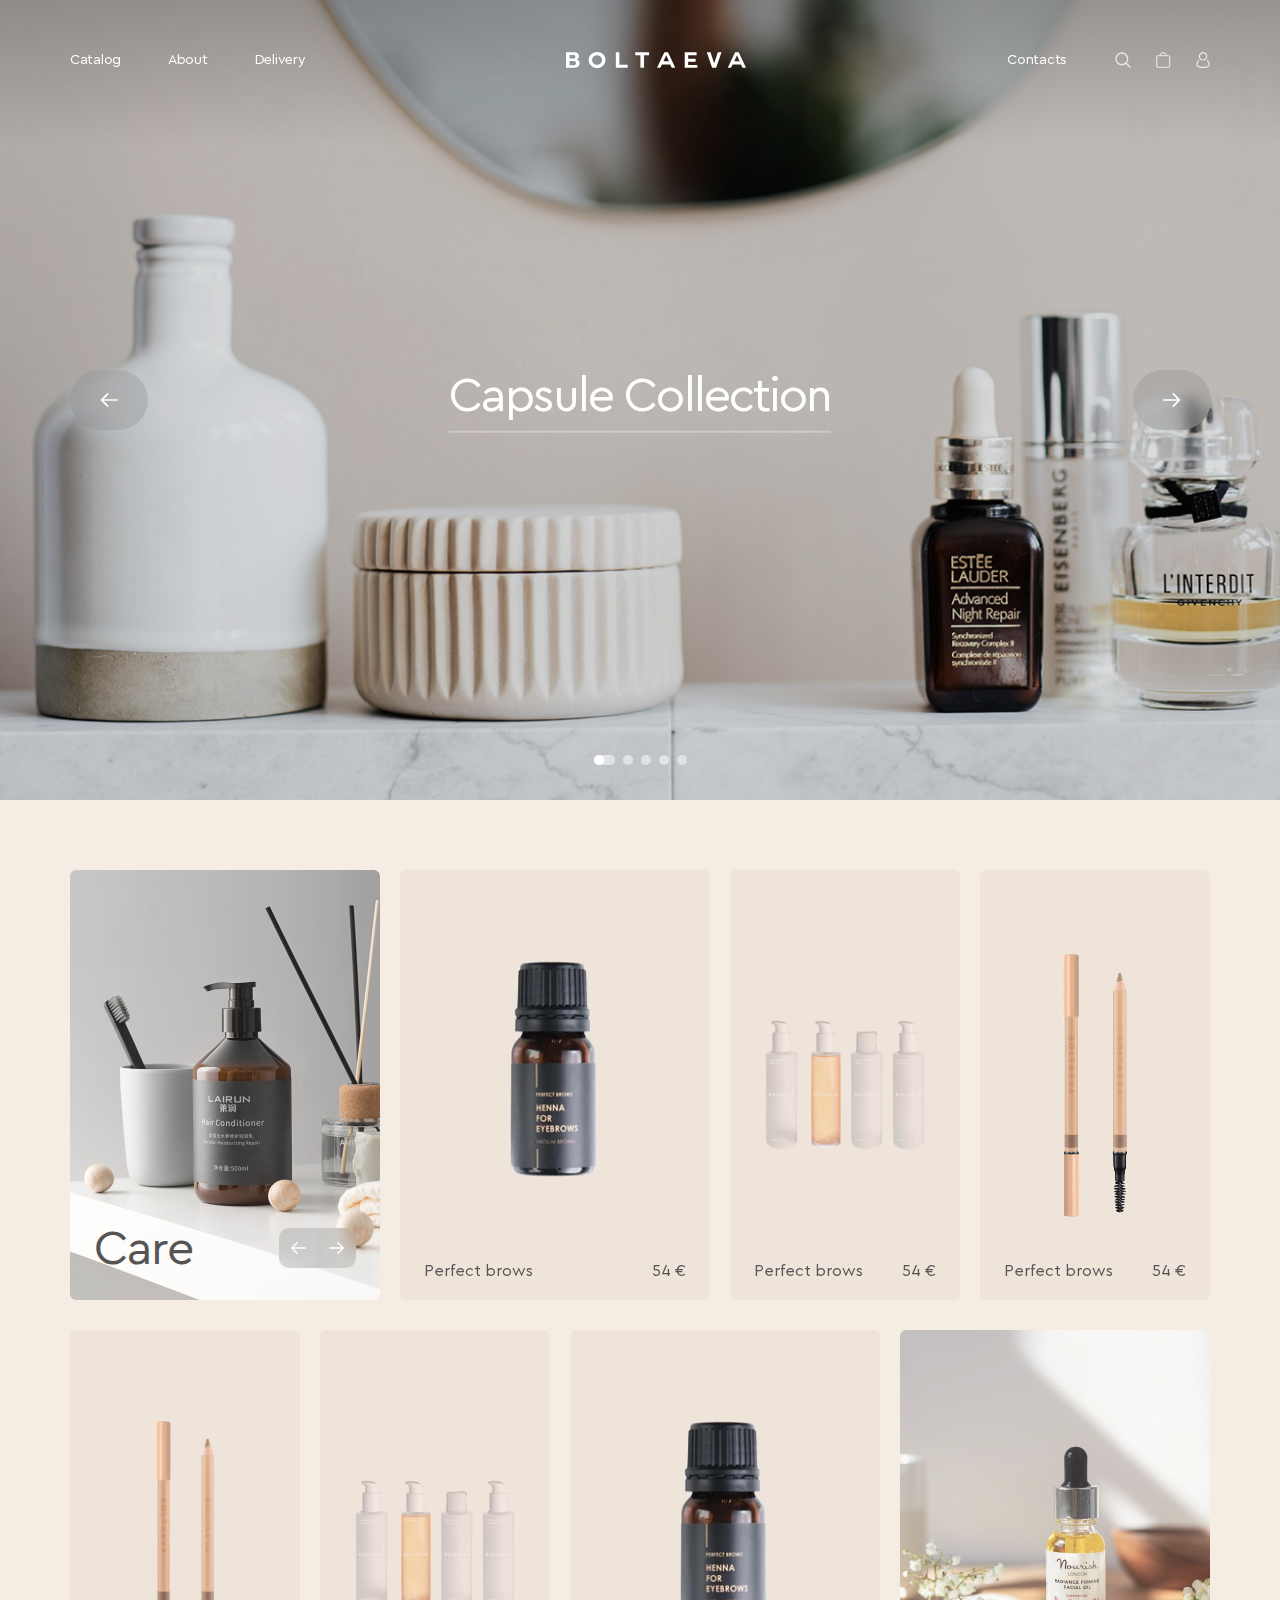
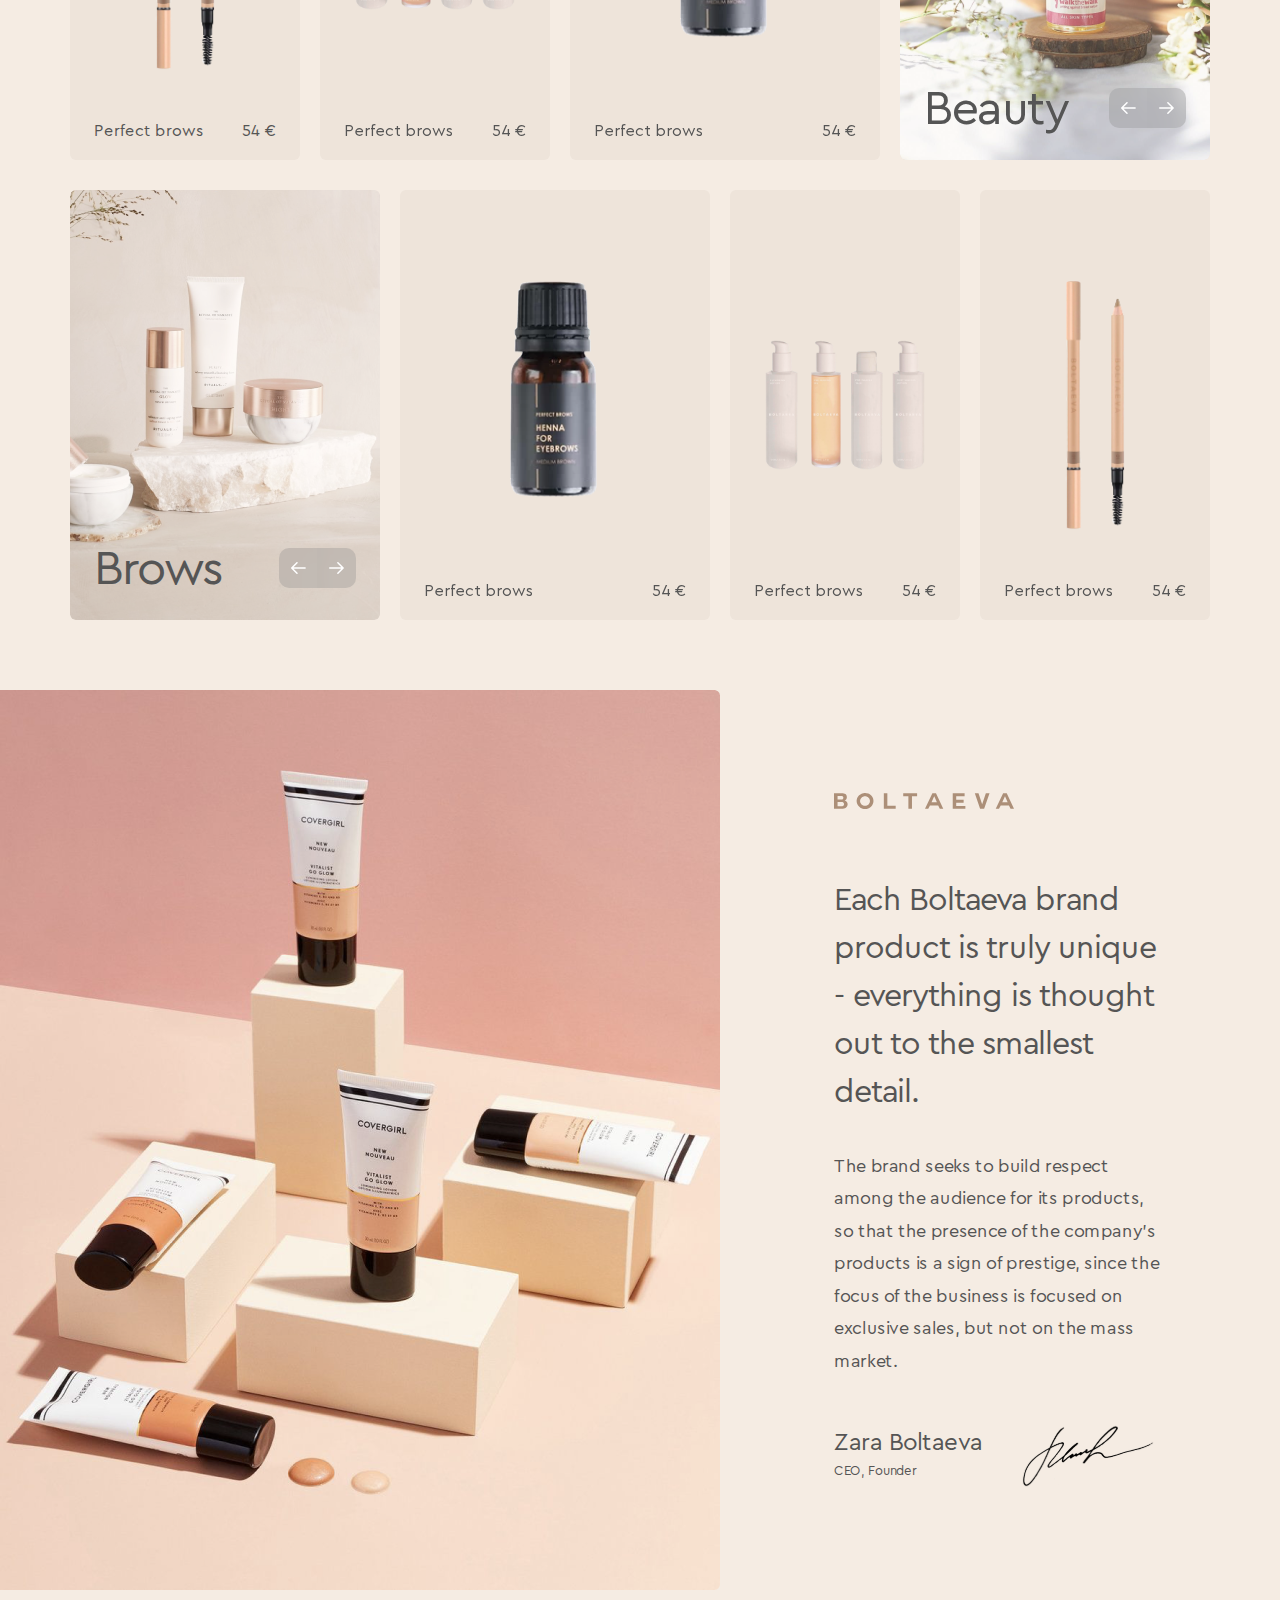
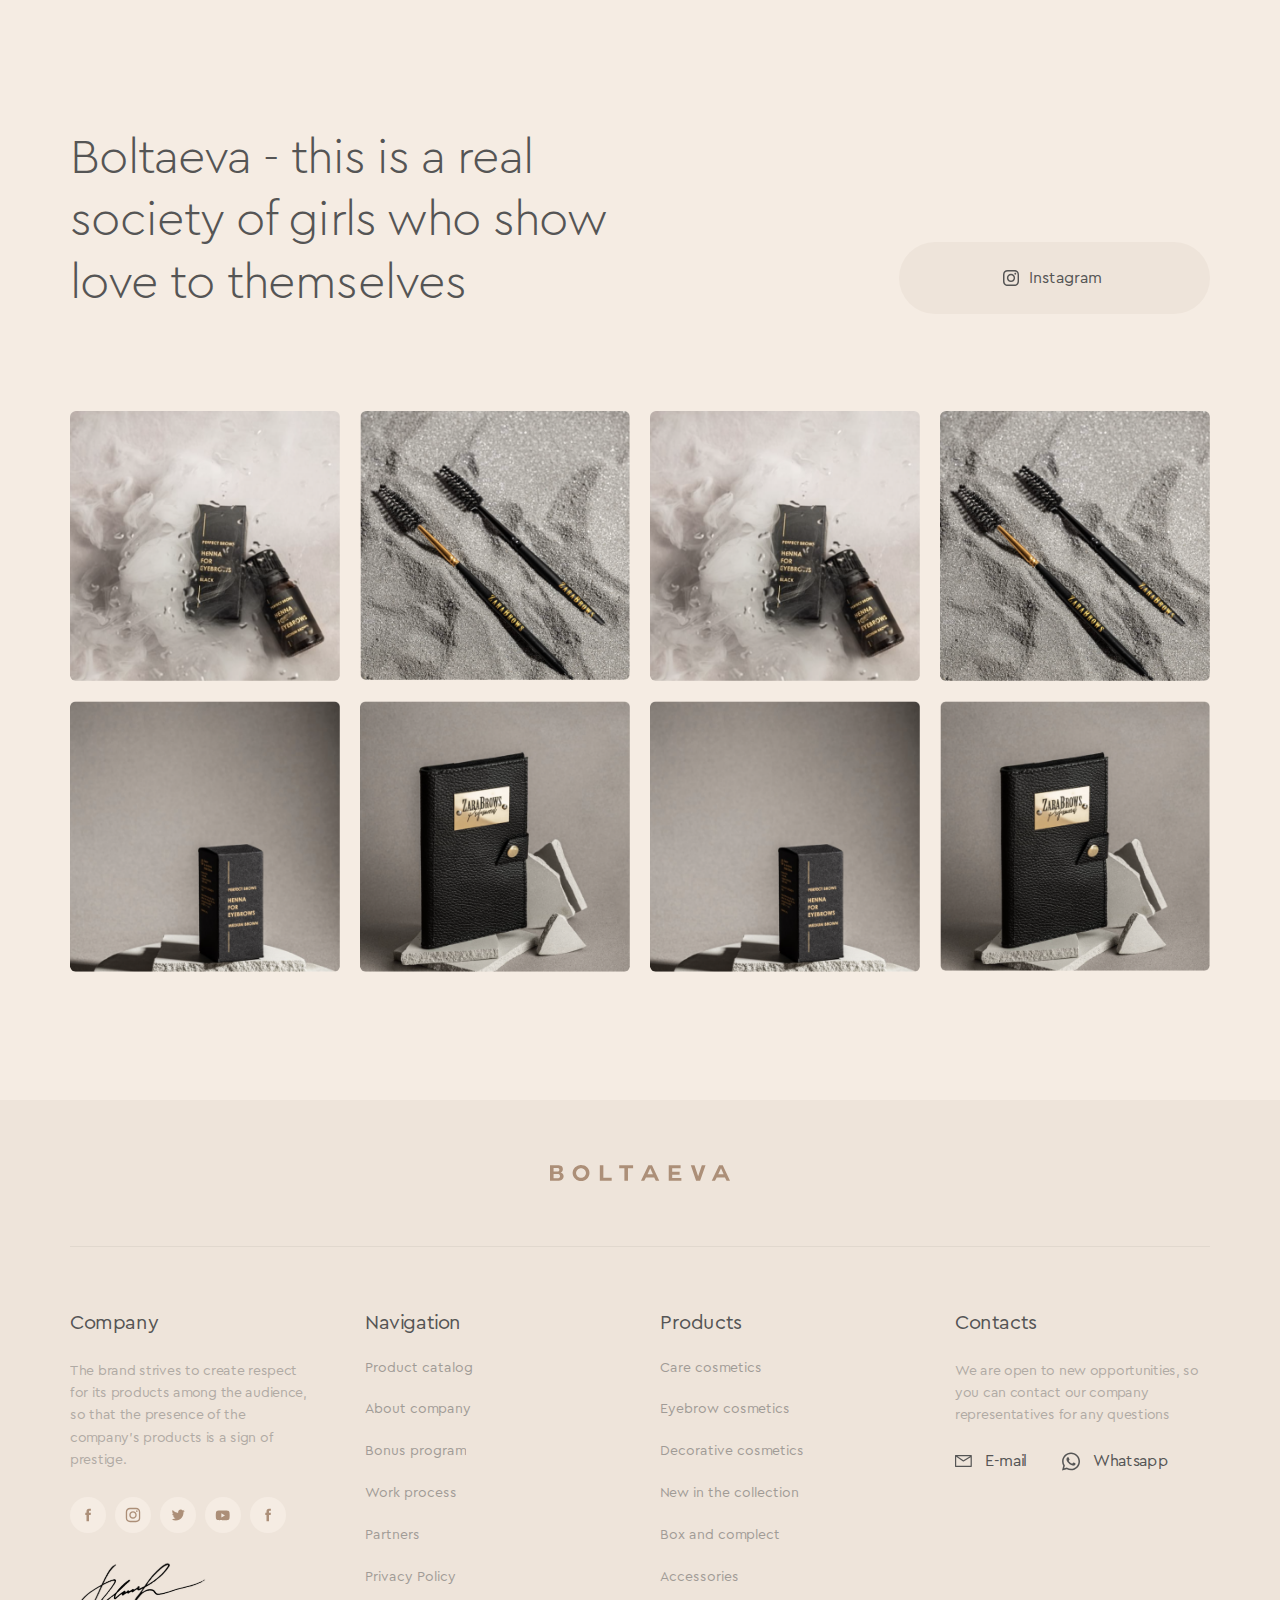
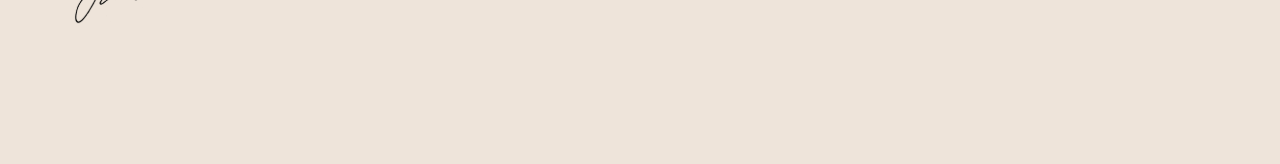
<file: index.html>
<!DOCTYPE html>
<html lang="en">
  <head>
    <meta charset="UTF-8" />
    <meta http-equiv="X-UA-Compatible" content="IE=edge" />
    <meta name="viewport" content="width=device-width, initial-scale=1.0" />
    <link
      rel="stylesheet"
      href="https://cdn.jsdelivr.net/npm/swiper@9/swiper-bundle.min.css"
    />
    <link rel="stylesheet" href="style.css" />
    <title>Home</title>
  </head>
  <body>
    <!-- Authorization Form -->
    <div id="authorization-form" class="header-form-auth">
      <img
        src="img/MAIN/Authorization/logo.svg"
        class="header__form-logo"
        alt="Logo"
      />
      <div class="form-form">
        <span class="header-form__lines close-auth"></span>
      </div>
      <h1 class="header__form-title">Authorization</h1>
      <p class="p-black-text">
        Please enter your username and password from your account to log in, or
        register
      </p>
      <form class="header-form__form">
        <input type="email" placeholder="Your E-Mail" />
        <input type="password" placeholder="Password" class="input-pass" />

        <a href="#" id="forgot-password-button"
          ><p class="input-pass-p">Forgot your password?</p></a
        >
      </form>
      <a href="profile.html" class="header-form__button-log-in">Log-in</a>
      <a
        href="#"
        id="header-form__button-sign-in"
        class="header-form__button-sign-in"
        ><img src="img/MAIN/Authorization/client.svg" alt="Client Logo" /> Sign
        in</a
      >
      <p class="header-form__agree-text">
        I agree with the rules of personal data processing
      </p>
    </div>
    <!-- Authorization Form -->

    <!-- Registration Form -->
    <div id="registration-form" class="header-form-reg">
      <img
        src="img/MAIN/Authorization/logo.svg"
        class="header__form-logo"
        alt="Logo"
      />
      <div class="form-form">
        <span class="header-form__lines close-reg"></span>
      </div>
      <h1 class="header__form-title">Registration</h1>
      <p class="p-black-text">
        If this is your first time on the site, then you should fill out a
        questionnaire so that we can keep a history of your orders
      </p>
      <form class="header-form__form">
        <input type="text" placeholder="Your name" />
        <input type="email" placeholder="Your E-Mail" />
        <input type="number" placeholder="Contact number" />
        <input type="password" placeholder="Password" />
        <input type="text" placeholder="Country" />
        <input type="text" placeholder="City" />
      </form>
      <a
        href="profile.html"
        id="header-form__button-sign-compl-reg"
        class="header-form__button-sign-compl-reg"
        >Сomplete registration</a
      >
      <a href="profile.html" class="header-form__button-sign-in"
        ><img src="img/MAIN/Authorization/client.svg" alt="Client Logo" /> Log
        in</a
      >
      <p class="header-form__agree-text">
        I agree with the rules of personal data processing
      </p>
    </div>
    <!-- Registration Form -->

    <!-- Recovery Password Form -->
    <div id="recovery-pass-form" class="header-form-recovery-pass">
      <img
        src="img/MAIN/Authorization/logo.svg"
        class="header__form-logo"
        alt="Logo"
      />
      <div class="form-form">
        <span class="header-form__lines close-rec-pass"></span>
      </div>
      <h1 class="header__form-title">Registration</h1>
      <p class="p-black-text">
        Specify the email address to which you registered your account and we
        will send instructions on restoring access to it
      </p>
      <form class="header-form__form">
        <input type="email" placeholder="Your E-Mail" />
      </form>
      <a href="profile.html" class="header-form__button-restore-access"
        >Restore access</a
      >
      <p class="header-form__agree-text">
        I agree with the rules of personal data processing
      </p>
    </div>
    <!-- Recovery Password Form -->

    <!-- Search Pop Up Form -->
    <div class="search-form">
      <div class="search-input__block">
        <input type="text" class="search-form__input" placeholder="Cosmetics" />
        <a href="#" id="lead-to-search-page"
          ><img src="img/MAIN/SEARCH-FORM/search.svg" alt="Search Icon"
        /></a>
      </div>
      <div class="search-close"></div>
    </div>
    <!-- Search Pop Up Form -->

    <!-- Search Page Form -->
    <div class="search-page">
      <div class="search-page-input__block">
        <input
          type="search"
          class="search-page-form__input"
          placeholder="Cosmetics"
        />
        <a href="#" class="search-page-button" id="lead-to-search-page"
          ><img src="img/MAIN/SEARCH-FORM/search.svg" alt="Search Icon"
        /></a>
      </div>
      <div class="search__body">
        <div class="search__body__items">
          <div class="gallery-item">
            <a href="card-product-bottle.html"
              ><img src="img/MAIN/under-header/1.02.png" alt="Gallery Image"
            /></a>
            <div class="swiper-slide-info">
              <p class="stuff-name">Perfect brows</p>
              <p class="stuff-price">54 €</p>
            </div>
          </div>
          <div class="gallery-item">
            <a href="card-product-milk.html">
              <img
                src="img/MAIN/under-header/1.03.png"
                class="bottles"
                alt="Gallery Image"
            /></a>
            <div class="swiper-slide-info">
              <p class="stuff-name">Perfect brows</p>
              <p class="stuff-price">54 €</p>
            </div>
          </div>
          <div class="gallery-item">
            <a href="card-product-bottle.html"
              ><img src="img/MAIN/under-header/1.02.png" alt="Gallery Image"
            /></a>
            <div class="swiper-slide-info">
              <p class="stuff-name">Perfect brows</p>
              <p class="stuff-price">54 €</p>
            </div>
          </div>
          <div class="gallery-item">
            <a href="card-product-pencil.html">
              <img
                src="img/MAIN/under-header/1.04.png"
                class="pencil"
                alt="Gallery Image"
            /></a>
            <div class="swiper-slide-info">
              <p class="stuff-name">Perfect brows</p>
              <p class="stuff-price">54 €</p>
            </div>
          </div>
        </div>
        <div class="search__body__items">
          <div class="gallery-item">
            <a href="card-product-bottle.html"
              ><img
                class="gallery-item-image"
                src="img/MAIN/under-header/1.02.png"
                alt="Gallery Image"
            /></a>
            <div class="swiper-slide-info">
              <p class="stuff-name">Perfect brows</p>
              <p class="stuff-price">54 €</p>
            </div>
          </div>
          <div class="gallery-item">
            <a href="card-product-milk.html">
              <img
                src="img/MAIN/under-header/1.03.png"
                class="bottles"
                alt="Gallery Image"
            /></a>
            <div class="swiper-slide-info">
              <p class="stuff-name">Perfect brows</p>
              <p class="stuff-price">54 €</p>
            </div>
          </div>
          <div class="gallery-item">
            <a href="card-product-bottle.html"
              ><img
                class="gallery-item-image"
                src="img/MAIN/under-header/1.02.png"
                alt="Gallery Image"
            /></a>
            <div class="swiper-slide-info">
              <p class="stuff-name">Perfect brows</p>
              <p class="stuff-price">54 €</p>
            </div>
          </div>
          <div class="gallery-item">
            <a href="card-product-pencil.html">
              <img
                src="img/MAIN/under-header/1.04.png"
                class="pencil"
                alt="Gallery Image"
            /></a>
            <div class="swiper-slide-info">
              <p class="stuff-name">Perfect brows</p>
              <p class="stuff-price">54 €</p>
            </div>
          </div>
        </div>
        <a href="catalog.html" class="see-catalog__button">See all</a>
      </div>
      <div class="search-page-close"></div>
    </div>
    <!-- Search PageForm -->

    <!-- Nothing Found Search Page Form -->
    <div class="search-not-found">
      <div class="search-not-found-input__block">
        <input
          type="search"
          class="search-not-found-form__input"
          placeholder="Cosmetics"
        />
        <a href="#" class="search-page-button" id="lead-to-search-page"
          ><img src="img/MAIN/SEARCH-FORM/search.svg" alt="Search Icon"
        /></a>
      </div>
      <div class="search-not-found__body">
        <h1 class="search-not-found__body-h1">Sorry</h1>
        <p class="search-not-found__body-text">
          Nothing was found for your query
        </p>
      </div>
      <div class="search-page-close-not-found"></div>
    </div>
    <!-- Nothing Found Search Page Form -->

    <!-- Shopping Cart Form -->
    <div class="shopping-cart-form">
      <div class="shopping-cart-form__container">
        <div class="shopping-cart-form-close">
          <span class="header-form__lines close-shop-cart"></span>
        </div>
        <div class="your-cart__body">
          <div class="your-cart__block">
            <h1 class="your-cart__block-title">Your cart</h1>
            <p class="your-cart__block-text">2 products</p>
          </div>
          <div class="your-cart__main-block">
            <div class="your-cart__main-block-img-about">
              <div class="your-cart__image">
                <a href="card-product-bottle.html">
                  <img src="img/SHOPPING-CART/01.png" alt="Shopping Cart Image"
                /></a>
              </div>
              <div class="your-cart__about-product">
                <h3 class="favorite-title">Perfect brows</h3>
                <div class="your-cart-favorite">
                  <img
                    class="favorite-icon-fav"
                    src="img/SHOPPING-CART/favorite.svg"
                    alt="Favorite Icon"
                  />
                  <a href="#" class="favorite-text">Add to favorites</a>
                </div>
                <div class="shopping-cart-favorite-quantity-block">
                  <p class="shopping-cart-favorite-quantity">
                    <span class="minus">-</span>
                    <span class="number-favorite">1</span>
                    <span id="plus" class="plus">+</span>
                  </p>
                </div>
              </div>
            </div>
            <div class="your-cart__price">
              <p class="favorite-price">54 €</p>
            </div>
          </div>
          <div class="your-cart__main-block">
            <div class="your-cart__main-block-img-about">
              <div class="your-cart__image">
                <a href="card-product-milk.html">
                  <img src="img/SHOPPING-CART/02.png" alt="Shopping Cart Image"
                /></a>
              </div>
              <div class="your-cart__about-product">
                <h3 class="favorite-title">Perfect brows</h3>
                <div class="your-cart-favorite">
                  <img
                    class="favorite-icon-fav"
                    src="img/SHOPPING-CART/favorite.svg"
                    alt="Favorite Icon"
                  />
                  <a href="#" class="favorite-text">Add to favorites</a>
                </div>
                <div class="shopping-cart-favorite-quantity-block">
                  <p class="shopping-cart-favorite-quantity">
                    <span class="minus">-</span>
                    <span class="number-favorite">1</span>
                    <span id="plus" class="plus">+</span>
                  </p>
                </div>
              </div>
            </div>
            <div class="your-cart__price">
              <p class="favorite-price">54 €</p>
            </div>
          </div>
        </div>

        <div class="total__body">
          <div class="total__body-text">
            <h2 class="total__body-title">Total:</h2>
            <p class="total__body-price">108 €</p>
          </div>
          <a href="make-order.html" class="total__body-button"
            >Place an order
            <img src="img/SHOPPING-CART/arrow-right.svg" alt="Arrow Right Icon"
          /></a>
        </div>

        <div class="your-favorites__block">
          <div class="your-favorites__text-block">
            <div class="your-favorites__text-block">
              <h2 class="your-favorites__block-title">Your favorites</h2>

              <div class="your-favorites-pagination">
                <!-- If we need navigation buttons -->
                <div
                  class="swiper-button-prev your-favorites-swiper-button-prev"
                >
                  <img
                    src="img/CARD-PRODUCT-MILK/arrow-left-brown.svg"
                    alt="Left Arrow Icon"
                  />
                </div>
                <div
                  class="swiper-button-next your-favorites-swiper-button-next"
                >
                  <img
                    src="img/CARD-PRODUCT-MILK/arrow-right-brown.svg"
                    alt="Right Arrow Icon"
                  />
                </div>
              </div>
            </div>
          </div>

          <!-- Slider main container -->
          <div class="swiper shopping-cart-swiper">
            <!-- Additional required wrapper -->
            <div class="swiper-wrapper shopping-cart-swiper-wrapper">
              <!-- Slides -->
              <div class="swiper-slide">
                <div class="shopping-cart-item">
                  <a href="card-product-bottle.html">
                    <img
                      class="shopping-cart-item-image"
                      src="img/SHOPPING-CART/03.png"
                      alt="Shopping Cart Image"
                  /></a>
                </div>

                <div class="shopping-cart-item no-see-3">
                  <a href="card-product-milk.html">
                    <img
                      src="img/SHOPPING-CART/04.png"
                      alt="Shopping Cart Image"
                  /></a>
                </div>

                <div class="shopping-cart-item no-see-2">
                  <a href="card-product-pencil.html">
                    <img
                      src="img/SHOPPING-CART/05.png"
                      alt="Shopping Cart Image"
                  /></a>
                </div>
              </div>

              <div class="swiper-slide">
                <div class="shopping-cart-item">
                  <a href="card-product-bottle.html">
                    <img
                      class="shopping-cart-item-image"
                      src="img/SHOPPING-CART/03.png"
                      alt="Shopping Cart Image"
                  /></a>
                </div>

                <div class="shopping-cart-item no-see-3">
                  <a href="card-product-milk.html">
                    <img
                      src="img/SHOPPING-CART/04.png"
                      alt="Shopping Cart Image"
                  /></a>
                </div>

                <div class="shopping-cart-item no-see-2">
                  <a href="card-product-pencil.html">
                    <img
                      src="img/SHOPPING-CART/05.png"
                      alt="Shopping Cart Image"
                  /></a>
                </div>
              </div>
            </div>
          </div>
        </div>
      </div>
    </div>
    <!-- Shopping Cart Form -->

    <div class="wrapper">
      <header class="header">
        <div class="header__container">
          <div class="header__body">
            <nav class="header-menu menu">
              <ul class="menu__list">
                <li class="menu__item">
                  <a href="catalog.html" class="menu__link">Catalog</a>
                </li>
                <li class="menu__item">
                  <a href="about.html" class="menu__link">About</a>
                </li>
                <li class="menu__item">
                  <a href="delivery.html" class="menu__link">Delivery</a>
                </li>
              </ul>
            </nav>
            <a href="index.html" class="header-logo">
              <img src="img/MAIN/header-slider/logo.svg" alt="Logo" />
              <a class="header-768px-logo" href="index.html"
                ><img src="img/MAIN/header-slider/logo.svg" alt="Logo"
              /></a>
            </a>
            <div class="header-contact__block">
              <a href="contacts.html" class="contact__link menu__link"
                >Contacts</a
              >
              <div class="nav__block-items">
                <a
                  href="#"
                  id="searchButton"
                  class="nav__block-item nav__block-item-1"
                >
                  <img
                    class="search-icon"
                    src="img/MAIN/header-slider/search.svg"
                    alt="Search Icon"
                  />
                </a>
                <a href="#" class="nav__block-item nav__block-item-2">
                  <img
                    id="shopping-cart"
                    src="img/MAIN/header-slider/shop.svg"
                    class="shop-icon"
                    alt="Shop Icon"
                  />
                </a>
                <a href="#" class="nav__block-item nav__block-item-3">
                  <img
                    id="client-button"
                    class="client-icon"
                    src="img/MAIN/header-slider/client.svg"
                    alt="Client Icon"
                  />
                </a>
              </div>
            </div>
          </div>

          <!-- Burger Menu  -->
          <div class="burger-menu">
            <a href="#" class="burger-menu__button"
              ><span class="burger-menu__lines"></span
            ></a>
            <div class="burger-menu__nav">
              <div class="burger-menu__header">
                <a href="#" id="searchButtonBurger"
                  ><img
                    src="img/MAIN//320px/header-slider/search.svg"
                    alt="Search Icon"
                /></a>
                <a class="burger-menu__logo" href="index.html"
                  ><img src="img/MAIN/320px/header-slider/logo.svg" alt="Logo"
                /></a>
                <a href="#" id="clientButtonBurger"
                  ><img
                    src="img/MAIN/320px/header-slider/client.svg"
                    alt="Client Icon"
                /></a>
                <a href="#"
                  ><img
                    src="img/MAIN/320px/header-slider/shop.svg"
                    alt="Shop Icon"
                /></a>
              </div>

              <nav class="burger-header-menu menu">
                <ul class="menu__list">
                  <li class="menu__item">
                    <a href="index.html" class="menu__link">Main page</a>
                  </li>
                  <li class="menu__item">
                    <a href="catalog.html" class="menu__link">Catalog</a>
                  </li>
                  <li class="menu__item">
                    <a href="about.html" class="menu__link">About</a>
                  </li>
                  <li class="menu__item">
                    <a href="delivery.html" class="menu__link">Delivery</a>
                  </li>
                  <li class="menu__item">
                    <a href="contacts.html" class="menu__link">Contacts</a>
                  </li>
                  <li class="menu__item">
                    <a href="bonus-program.html" class="menu__link"
                      >Bonus program</a
                    >
                  </li>
                  <li class="menu__item">
                    <a href="work-process.html" class="menu__link"
                      >Work process</a
                    >
                  </li>
                  <li class="menu__item">
                    <a href="partners.html" class="menu__link">Partners</a>
                  </li>
                </ul>
              </nav>

              <div class="photos__block">
                <img src="img/MAIN/320px/header-slider/02.png" alt="Image" />
                <img src="img/MAIN/320px/header-slider/01.png" alt="Image" />
                <p class="photos__block-text-1">Care</p>
                <img src="img/MAIN/320px/header-slider/03.png" alt="Image" />
                <p class="photos__block-text-2">Care</p>
              </div>

              <div class="menu__socs">
                <a href="#"
                  ><img
                    src="img/MAIN/320px/header-slider/fb.svg"
                    alt="Facebook Icon"
                /></a>
                <a href="#"
                  ><img
                    src="img/MAIN/320px/header-slider/insta.svg"
                    alt="Instagram Icon"
                /></a>
                <a href="#"
                  ><img
                    src="img/MAIN/320px/header-slider/tw.svg"
                    alt="Twitter Icon"
                /></a>
                <a href="#"
                  ><img
                    src="img/MAIN/320px/header-slider/youtube.svg"
                    alt="Youtube Icon"
                /></a>
                <a href="#"
                  ><img
                    src="img/MAIN/320px/header-slider/fb.svg"
                    alt="Facebook Icon"
                /></a>
              </div>
              <div class="menu__sign">
                <img
                  src="img/MAIN/320px/header-slider/sign.svg"
                  alt="Signature"
                />
              </div>
            </div>
            <div class="burger-menu__overlay"></div>
          </div>
          <!-- Burger Menu  -->
        </div>

        <!-- Slider main container -->
        <div class="swiper header-swiper">
          <!-- Additional required wrapper -->
          <div class="swiper-wrapper header-swiper-wrapper">
            <!-- Slides -->
            <div class="swiper-slide">
              <img
                src="img/MAIN/header-slider/main-pic.png"
                alt="First Slide Image"
              />
              <h1 class="h1">Capsule Collection</h1>
            </div>
            <div class="swiper-slide">
              <img
                src="img/MAIN/header-slider/main-pic.png"
                alt="Second Slide Image"
              />
              <h1 class="h1">Capsule Collection</h1>
            </div>
            <div class="swiper-slide">
              <img
                src="img/MAIN/header-slider/main-pic.png"
                alt="Third Slide Image"
              />
              <h1 class="h1">Capsule Collection</h1>
            </div>
            <div class="swiper-slide">
              <img
                src="img/MAIN/header-slider/main-pic.png"
                alt="Third Slide Image"
              />
              <h1 class="h1">Capsule Collection</h1>
            </div>
            <div class="swiper-slide">
              <img
                src="img/MAIN/header-slider/main-pic.png"
                alt="Third Slide Image"
              />
              <h1 class="h1">Capsule Collection</h1>
            </div>
          </div>
          <!-- If we need pagination -->
          <div class="swiper-pagination header-swiper-pagination"></div>

          <!-- If we need navigation buttons -->
          <div class="swiper-button-prev header-swiper-button-prev">
            <img
              src="img/MAIN/header-slider/left-arrow-white.svg"
              alt="Left Arrow Icon"
            />
          </div>
          <div class="swiper-button-next header-swiper-button-next">
            <img
              src="img/MAIN/header-slider/right-arrow-white.svg"
              alt="Right Arrow Icon"
            />
          </div>
        </div>
      </header>

      <main class="page">
        <section class="page__gallery gallery">
          <div class="gallery__container">
            <!-- Slider main container 1 -->
            <div class="swiper gallery-swiper-1">
              <!-- Additional required wrapper -->
              <div class="swiper-wrapper gallery-swiper-wrapper-1">
                <!-- Slides -->
                <div class="swiper-slide">
                  <div class="gallery-item">
                    <img
                      class="gallery-item-image image-main"
                      src="img/MAIN/under-header/1.01.png"
                      alt="Gallery Image"
                    />
                    <h3 class="h3">Care</h3>
                    <!-- If we need navigation buttons -->
                    <div
                      class="swiper-button-prev gallery-swiper-button-prev-1"
                    >
                      <img
                        src="img/MAIN/under-header/left-arrow-white.svg"
                        alt="Left Arrow Icon"
                      />
                    </div>
                    <div
                      class="swiper-button-next gallery-swiper-button-next-1"
                    >
                      <img
                        src="img/MAIN/under-header/right-arrow-white.svg"
                        alt="Right Arrow Icon"
                      />
                    </div>
                  </div>
                  <div class="gallery-item no-see-3">
                    <a href="card-product-bottle.html"
                      ><img
                        class="gallery-item-image"
                        src="img/MAIN/under-header/1.02.png"
                        alt="Gallery Image"
                    /></a>
                    <div class="swiper-slide-info">
                      <p class="stuff-name">Perfect brows</p>
                      <p class="stuff-price">54 €</p>
                    </div>
                  </div>
                  <div class="gallery-item no-see-2">
                    <a href="card-product-milk.html">
                      <img
                        src="img/MAIN/under-header/1.03.png"
                        class="bottles"
                        alt="Gallery Image"
                    /></a>
                    <div class="swiper-slide-info">
                      <p class="stuff-name">Perfect brows</p>
                      <p class="stuff-price">54 €</p>
                    </div>
                  </div>
                  <div class="gallery-item no-see">
                    <a href="card-product-pencil.html"
                      ><img
                        src="img/MAIN/under-header/1.04.png"
                        class="pencil"
                        alt="Gallery Image"
                    /></a>

                    <div class="swiper-slide-info">
                      <p class="stuff-name">Perfect brows</p>
                      <p class="stuff-price">54 €</p>
                    </div>
                  </div>
                </div>

                <div class="swiper-slide">
                  <div class="gallery-item no-see">
                    <a href="card-product-pencil.html"
                      ><img
                        src="img/MAIN/under-header/1.04.png"
                        class="pencil"
                        alt="Gallery Image"
                    /></a>
                    <div class="swiper-slide-info">
                      <p class="stuff-name">Perfect brows</p>
                      <p class="stuff-price">54 €</p>
                    </div>
                  </div>

                  <div class="gallery-item no-see-3">
                    <a href="card-product-milk.html">
                      <img
                        src="img/MAIN/under-header/1.03.png"
                        class="bottles"
                        alt="Gallery Image"
                    /></a>
                    <div class="swiper-slide-info">
                      <p class="stuff-name">Perfect brows</p>
                      <p class="stuff-price">54 €</p>
                    </div>
                  </div>

                  <div class="gallery-item no-see-2">
                    <a href="card-product-bottle.html">
                      <img
                        class="gallery-item-image"
                        src="img/MAIN/under-header/1.02.png"
                        alt="Gallery Image"
                    /></a>
                    <div class="swiper-slide-info">
                      <p class="stuff-name">Perfect brows</p>
                      <p class="stuff-price">54 €</p>
                    </div>
                  </div>

                  <div class="gallery-item">
                    <img
                      class="gallery-item-image image-main"
                      src="img/MAIN/under-header/1.01.png"
                      alt="Gallery Image"
                    />
                    <h3 class="h3">Care</h3>
                    <!-- If we need navigation buttons -->
                    <div
                      class="swiper-button-prev gallery-swiper-button-prev-1"
                    >
                      <img
                        src="img/MAIN/under-header/left-arrow-white.svg"
                        alt="Left Arrow Icon"
                      />
                    </div>
                    <div
                      class="swiper-button-next gallery-swiper-button-next-1"
                    >
                      <img
                        src="img/MAIN/under-header/right-arrow-white.svg"
                        alt="Right Arrow Icon"
                      />
                    </div>
                  </div>
                </div>
              </div>
            </div>

            <!-- Slider main container 2 -->
            <div class="swiper gallery-swiper-2">
              <!-- Additional required wrapper -->
              <div class="swiper-wrapper gallery-swiper-wrapper-2">
                <!-- Slides -->
                <div class="swiper-slide">
                  <div class="gallery-item no-see-2">
                    <a href="card-product-pencil.html">
                      <img
                        src="img/MAIN/under-header/1.04.png"
                        class="pencil"
                        alt="Gallery Image"
                    /></a>
                    <div class="swiper-slide-info">
                      <p class="stuff-name">Perfect brows</p>
                      <p class="stuff-price">54 €</p>
                    </div>
                  </div>

                  <div class="gallery-item no-see-3">
                    <a href="card-product-milk.html"
                      ><img
                        src="img/MAIN/under-header/1.03.png"
                        class="bottles"
                        alt="Gallery Image"
                    /></a>

                    <div class="swiper-slide-info">
                      <p class="stuff-name">Perfect brows</p>
                      <p class="stuff-price">54 €</p>
                    </div>
                  </div>

                  <div class="gallery-item no-see">
                    <a href="card-product-bottle.html"
                      ><img
                        class="gallery-item-image"
                        src="img/MAIN/under-header/1.02.png"
                        alt="Gallery Image"
                    /></a>

                    <div class="swiper-slide-info">
                      <p class="stuff-name">Perfect brows</p>
                      <p class="stuff-price">54 €</p>
                    </div>
                  </div>
                  <div class="gallery-item gallery-item-pag">
                    <img
                      class="gallery-item-image image-main"
                      src="img/MAIN/under-header/2.04.png"
                      alt="Gallery Image"
                    />
                    <h3 class="h3">Beauty</h3>
                    <!-- If we need navigation buttons -->
                    <div
                      class="swiper-button-prev gallery-swiper-button-prev-2"
                    >
                      <img
                        src="img/MAIN/under-header/left-arrow-white.svg"
                        alt="Left Arrow Icon"
                      />
                    </div>
                    <div
                      class="swiper-button-next gallery-swiper-button-next-2"
                    >
                      <img
                        src="img/MAIN/under-header/right-arrow-white.svg"
                        alt="Right Arrow Icon"
                      />
                    </div>
                  </div>
                </div>

                <div class="swiper-slide">
                  <div class="gallery-item no-see-3">
                    <a href="card-product-pencil.html">
                      <img
                        src="img/MAIN/under-header/1.04.png"
                        class="pencil"
                        alt="Gallery Image"
                    /></a>

                    <div class="swiper-slide-info">
                      <p class="stuff-name">Perfect brows</p>
                      <p class="stuff-price">54 €</p>
                    </div>
                  </div>

                  <div class="gallery-item no-see-2">
                    <a href="card-product-milk.html"
                      ><img
                        src="img/MAIN/under-header/1.03.png"
                        class="bottles"
                        alt="Gallery Image"
                    /></a>

                    <div class="swiper-slide-info">
                      <p class="stuff-name">Perfect brows</p>
                      <p class="stuff-price">54 €</p>
                    </div>
                  </div>
                  <div class="gallery-item no-see">
                    <a href="card-product-bottle.html">
                      <img
                        class="gallery-item-image"
                        src="img/MAIN/under-header/1.02.png"
                        alt="Gallery Image"
                    /></a>

                    <div class="swiper-slide-info">
                      <p class="stuff-name">Perfect brows</p>
                      <p class="stuff-price">54 €</p>
                    </div>
                  </div>
                  <div class="gallery-item gallery-item-pag">
                    <img
                      class="gallery-item-image image-main"
                      src="img/MAIN/under-header/2.04.png"
                      alt="Gallery Image"
                    />
                    <h3 class="h3">Beauty</h3>
                    <!-- If we need navigation buttons -->
                    <div
                      class="swiper-button-prev gallery-swiper-button-prev-2"
                    >
                      <img
                        src="img/MAIN/under-header/left-arrow-white.svg"
                        alt="Left Arrow Icon"
                      />
                    </div>
                    <div
                      class="swiper-button-next gallery-swiper-button-next-2"
                    >
                      <img
                        src="img/MAIN/under-header/right-arrow-white.svg"
                        alt="Right Arrow Icon"
                      />
                    </div>
                  </div>
                </div>
              </div>
            </div>

            <!-- Slider main container 3 -->
            <div class="swiper gallery-swiper-3">
              <!-- Additional required wrapper -->
              <div class="swiper-wrapper gallery-swiper-wrapper-3">
                <!-- Slides -->
                <div class="swiper-slide">
                  <div class="gallery-item gallery-item-pag">
                    <img
                      class="gallery-item-image image-main"
                      src="img/MAIN/under-header/3.01.png"
                      alt="Gallery Image"
                    />
                    <h3 class="h3">Brows</h3>
                    <!-- If we need navigation buttons -->
                    <div
                      class="swiper-button-prev gallery-swiper-button-prev-3"
                    >
                      <img
                        src="img/MAIN/under-header/left-arrow-white.svg"
                        alt="Left Arrow Icon"
                      />
                    </div>
                    <div
                      class="swiper-button-next gallery-swiper-button-next-3"
                    >
                      <img
                        src="img/MAIN/under-header/right-arrow-white.svg"
                        alt="Right Arrow Icon"
                      />
                    </div>
                  </div>
                  <div class="gallery-item no-see-3">
                    <a href="card-product-bottle.html"
                      ><img
                        class="gallery-item-image"
                        src="img/MAIN/under-header/1.02.png"
                        alt="Gallery Image"
                    /></a>
                    <div class="swiper-slide-info">
                      <p class="stuff-name">Perfect brows</p>
                      <p class="stuff-price">54 €</p>
                    </div>
                  </div>
                  <div class="gallery-item no-see">
                    <a href="card-product-milk.html"
                      ><img
                        src="img/MAIN/under-header/1.03.png"
                        class="bottles"
                        alt="Gallery Image"
                    /></a>

                    <div class="swiper-slide-info">
                      <p class="stuff-name">Perfect brows</p>
                      <p class="stuff-price">54 €</p>
                    </div>
                  </div>
                  <div class="gallery-item no-see-2">
                    <a href="card-product-pencil.html"
                      ><img
                        src="img/MAIN/under-header/1.04.png"
                        class="pencil"
                        alt="Gallery Image"
                    /></a>

                    <div class="swiper-slide-info">
                      <p class="stuff-name">Perfect brows</p>
                      <p class="stuff-price">54 €</p>
                    </div>
                  </div>
                </div>

                <div class="swiper-slide">
                  <div class="gallery-item no-see-3">
                    <a href="card-product-pencil.html"
                      ><img
                        src="img/MAIN/under-header/1.04.png"
                        class="pencil"
                        alt="Gallery Image"
                    /></a>

                    <div class="swiper-slide-info">
                      <p class="stuff-name">Perfect brows</p>
                      <p class="stuff-price">54 €</p>
                    </div>
                  </div>
                  <div class="gallery-item no-see">
                    <a href="card-product-milk.html"
                      ><img
                        src="img/MAIN/under-header/1.03.png"
                        class="bottles"
                        alt="Gallery Image"
                    /></a>

                    <div class="swiper-slide-info">
                      <p class="stuff-name">Perfect brows</p>
                      <p class="stuff-price">54 €</p>
                    </div>
                  </div>
                  <div class="gallery-item no-see-2">
                    <a href="card-product-bottle.html"
                      ><img
                        class="gallery-item-image"
                        src="img/MAIN/under-header/1.02.png"
                        alt="Gallery Image"
                    /></a>
                    <div class="swiper-slide-info">
                      <p class="stuff-name">Perfect brows</p>
                      <p class="stuff-price">54 €</p>
                    </div>
                  </div>
                  <div class="gallery-item gallery-item-pag">
                    <img
                      class="gallery-item-image image-main"
                      src="img/MAIN/under-header/3.01.png"
                      alt="Gallery Image"
                    />
                    <h3 class="h3">Brows</h3>
                    <!-- If we need navigation buttons -->
                    <div
                      class="swiper-button-prev gallery-swiper-button-prev-3"
                    >
                      <img
                        src="img/MAIN/under-header/left-arrow-white.svg"
                        alt="Left Arrow Icon"
                      />
                    </div>
                    <div
                      class="swiper-button-next gallery-swiper-button-next-3"
                    >
                      <img
                        src="img/MAIN/under-header/right-arrow-white.svg"
                        alt="Right Arrow Icon"
                      />
                    </div>
                  </div>
                </div>
              </div>
            </div>
          </div>
        </section>

        <section class="page__brand-product brand-product">
          <div class="brand-product__body">
            <div class="brand-product__left-part">
              <img src="img/MAIN/each/01.png" alt="Brand Product Image" />
            </div>
            <div class="brand-product__right-part">
              <img
                src="img/MAIN/each/02.svg"
                class="brand-product-logo"
                alt="Logo"
              />
              <p class="right-part__title">
                Each Boltaeva brand product is truly unique - everything is
                thought out to the smallest detail.
              </p>
              <p class="right-part__text">
                The brand seeks to build respect among the audience for its
                products, so that the presence of the company's products is a
                sign of prestige, since the focus of the business is focused on
                exclusive sales, but not on the mass market.
              </p>
              <div class="brand-product__right-part-contacts">
                <div class="right-part-contacts__left-part">
                  <p class="contacts__name">Zara Boltaeva</p>
                  <p class="contacts__position">CEO, Founder</p>
                </div>
                <div class="right-part-contacts__right-part">
                  <img src="img/MAIN/each/sign.svg" alt="Signature" />
                </div>
              </div>
            </div>
          </div>
        </section>

        <section class="page__real-society real-society">
          <div class="real-society__container">
            <div class="real-society__body">
              <div class="real-society__block-title">
                <p class="real-society__title">
                  Boltaeva - this is a real society of girls who show love to
                  themselves
                </p>
                <a href="#" class="real-society__button"
                  ><img
                    src="img/MAIN/this-is-real/insta.svg"
                    alt="Instagram Icon"
                  />Instagram</a
                >
              </div>
              <div class="real-society__gallery">
                <div class="real-society__items">
                  <div class="real-society__item">
                    <img
                      src="img/MAIN/this-is-real/1.01.png"
                      alt="Gallery Image"
                    />
                  </div>
                  <div class="real-society__item">
                    <img
                      src="img/MAIN/this-is-real/1.02.png"
                      alt="Gallery Image"
                    />
                  </div>
                  <div class="real-society__item no-see">
                    <img
                      src="img/MAIN/this-is-real/1.03.png"
                      alt="Gallery Image"
                    />
                  </div>
                  <div class="real-society__item no-see">
                    <img
                      src="img/MAIN/this-is-real/1.04.png"
                      alt="Gallery Image"
                    />
                  </div>
                  <div class="real-society__item">
                    <img
                      src="img/MAIN/this-is-real/2.01.png"
                      alt="Gallery Image"
                    />
                  </div>
                  <div class="real-society__item">
                    <img
                      src="img/MAIN/this-is-real/2.02.png"
                      alt="Gallery Image"
                    />
                  </div>
                  <div class="real-society__item no-see">
                    <img
                      src="img/MAIN/this-is-real/2.03.png"
                      alt="Gallery Image"
                    />
                  </div>
                  <div class="real-society__item no-see">
                    <img
                      src="img/MAIN/this-is-real/2.04.png"
                      alt="Gallery Image"
                    />
                  </div>
                </div>
              </div>
            </div>
          </div>
        </section>
      </main>

      <footer class="footer">
        <div class="footer__container">
          <div class="footer__block-logo">
            <img src="img/MAIN/footer/footer-logo.svg" alt="Logo" />
          </div>
          <div class="footer__body">
            <div class="footer__items">
              <div class="footer__item">
                <h3 class="footer__main-title">Company</h3>
                <p class="footer-text">
                  The brand strives to create respect for its products among the
                  audience, so that the presence of the company's products is a
                  sign of prestige.
                </p>
                <div class="footer__contacts-768px">
                  <a href="mailto:"
                    ><img
                      src="img/MAIN/footer/mail.svg"
                      alt="Mail Icon"
                    />E-mail</a
                  >
                  <a href="tel:+"
                    ><img
                      src="img/MAIN/footer/whatsapp.svg"
                      alt="Whatsapp Icon"
                    />Whatsapp</a
                  >
                </div>
                <div class="footer__socs">
                  <a href="#">
                    <img src="img/MAIN/footer/fb.svg" alt="Facebook Icon" />
                  </a>
                  <a href="#">
                    <img src="img/MAIN/footer/insta.svg" alt="Instagram Icon" />
                  </a>
                  <a href="#">
                    <img src="img/MAIN/footer/tw.svg" alt="Twitter Icon" />
                  </a>
                  <a href="#">
                    <img src="img/MAIN/footer/youtube.svg" alt="Youtube Icon" />
                  </a>
                  <a href="#">
                    <img src="img/MAIN/footer/fb.svg" alt="Facebook Icon" />
                  </a>
                </div>
                <img
                  class="footer-sign"
                  src="img/MAIN/footer/sign.svg"
                  alt="Signature"
                />
              </div>

              <div class="footer__item">
                <h3 class="footer__main-title">Navigation</h3>
                <a href="catalog.html" class="footer__link">Product catalog</a>
                <a href="about.html" class="footer__link">About company</a>
                <a href="bonus-program.html" class="footer__link"
                  >Bonus program</a
                >
                <a href="work-process.html" class="footer__link"
                  >Work process</a
                >
                <a href="partners.html" class="footer__link">Partners</a>
                <a href="privacy-policy.html" class="footer__link"
                  >Privacy Policy</a
                >
              </div>

              <div class="footer__item">
                <h3 class="footer__main-title">Products</h3>
                <a href="#" class="footer__link">Care cosmetics</a>
                <a href="#" class="footer__link">Eyebrow cosmetics</a>
                <a href="#" class="footer__link">Decorative cosmetics</a>
                <a href="#" class="footer__link">New in the collection</a>
                <a href="#" class="footer__link">Box and complect</a>
                <a href="#" class="footer__link">Accessories</a>
              </div>

              <div class="footer__item">
                <h3 class="footer__main-title">Contacts</h3>
                <p class="footer-text">
                  We are open to new opportunities, so you can contact our
                  company representatives for any questions
                </p>
                <div class="footer__contacts">
                  <a href="mailto:"
                    ><img
                      src="img/MAIN/footer/mail.svg"
                      alt="Mail Icon"
                    />E-mail</a
                  >
                  <a href="tel:+"
                    ><img
                      src="img/MAIN/footer/whatsapp.svg"
                      alt="Whatsapp Icon"
                    />Whatsapp</a
                  >
                </div>
              </div>

              <div class="footer__copy">
                <p class="footer-copy">All rights reserved (c) BOLTAEVA 2022</p>
              </div>
            </div>
          </div>
        </div>
      </footer>
    </div>

    <script src="https://code.jquery.com/jquery-3.3.1.min.js"></script>
    <script src="https://cdn.jsdelivr.net/npm/swiper@9/swiper-bundle.min.js"></script>
    <script src="js/index.js"></script>
  </body>
</html>
</file>
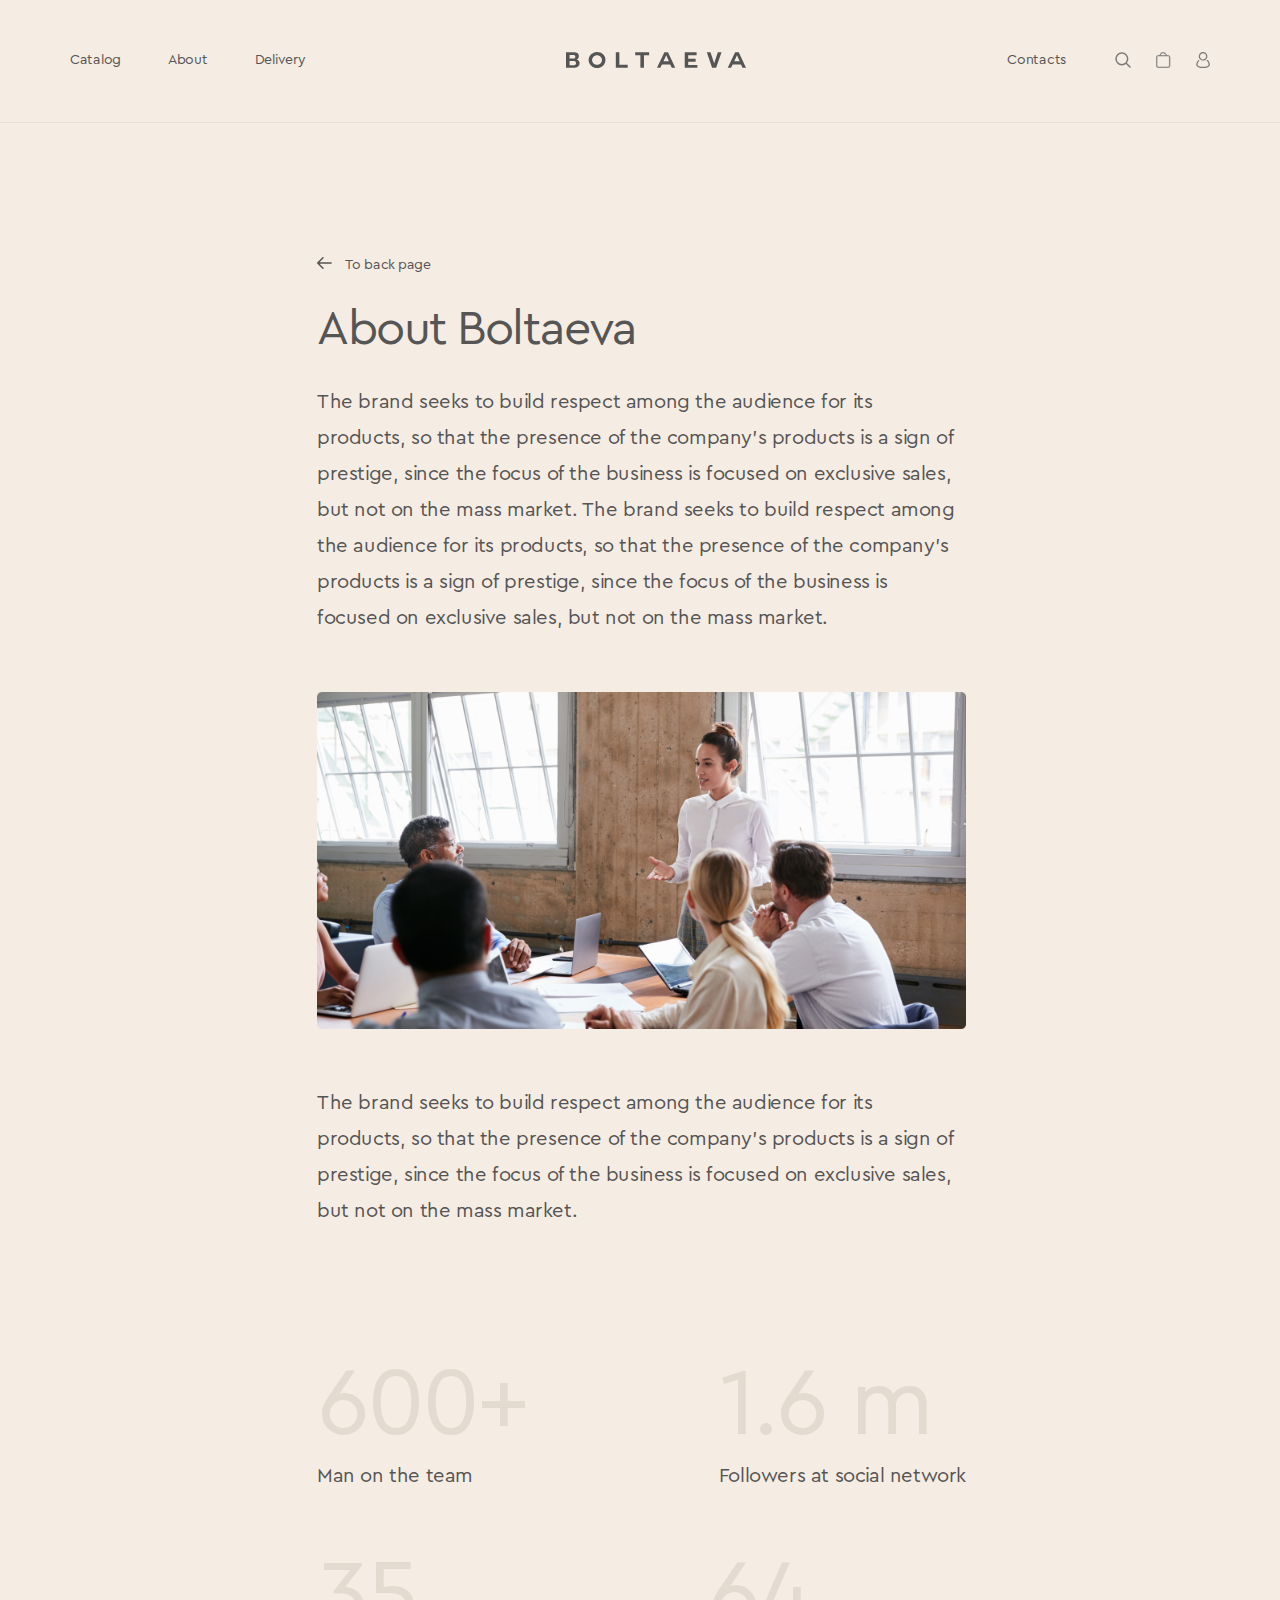
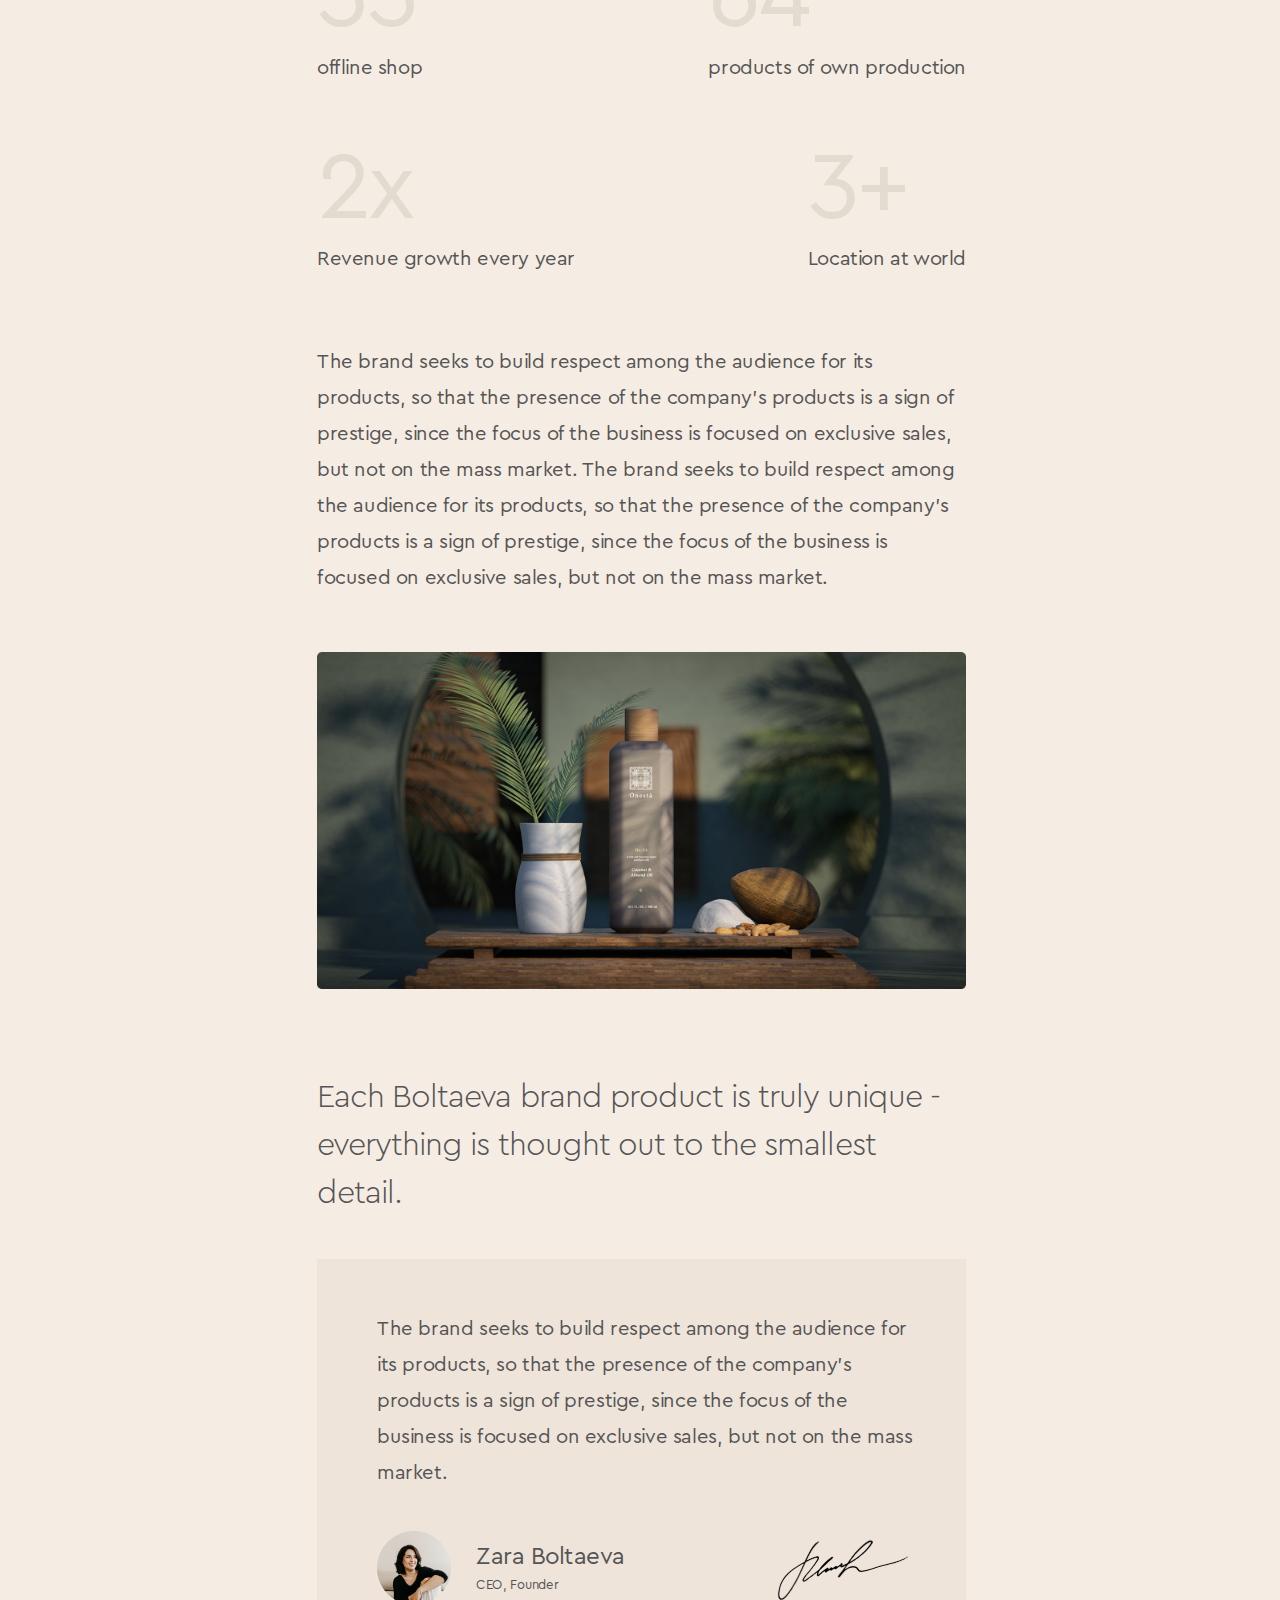
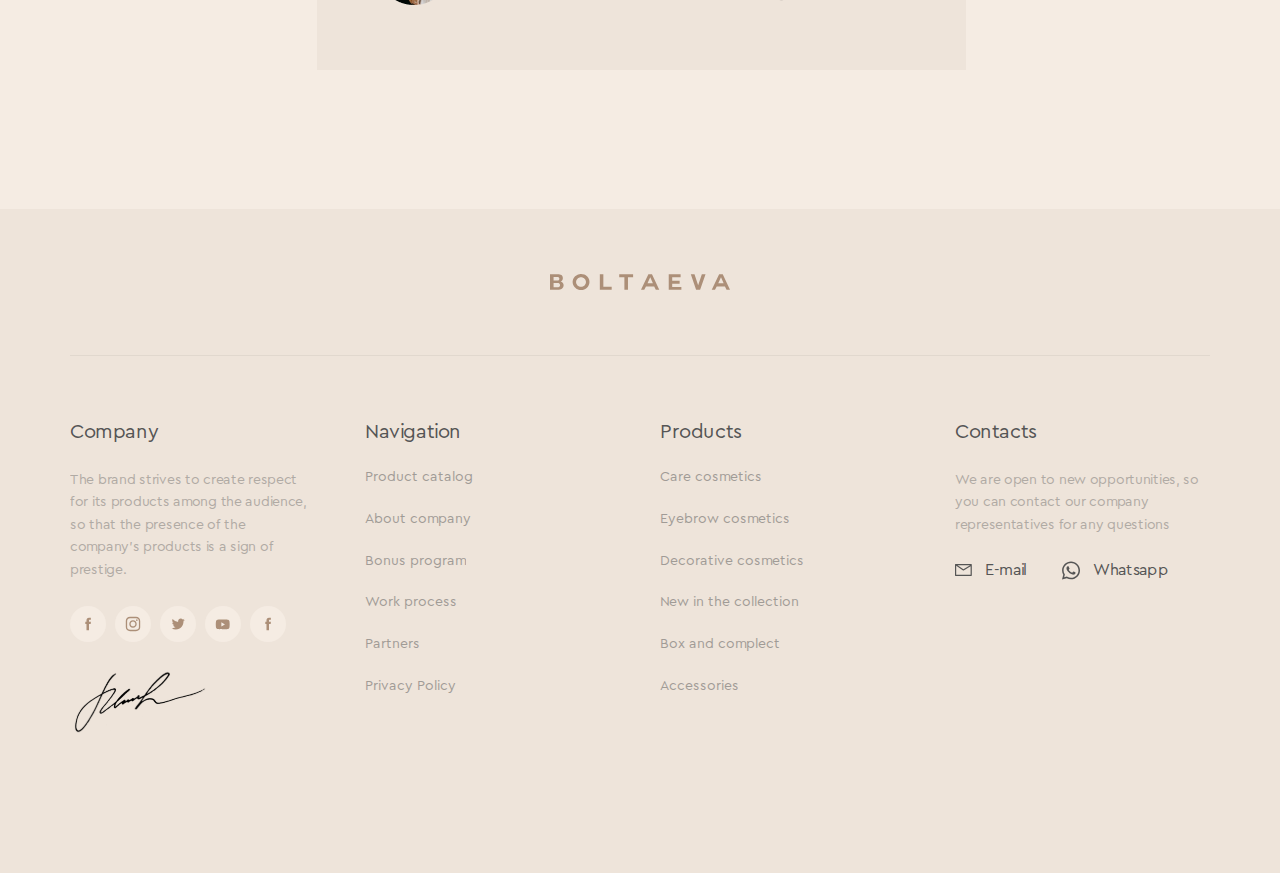
<file: about.html>
<!DOCTYPE html>
<html lang="en">
  <head>
    <meta charset="UTF-8" />
    <meta http-equiv="X-UA-Compatible" content="IE=edge" />
    <meta name="viewport" content="width=device-width, initial-scale=1.0" />
    <link
      rel="stylesheet"
      href="https://cdn.jsdelivr.net/npm/swiper@9/swiper-bundle.min.css"
    />
    <link rel="stylesheet" href="style.css" />
    <link rel="stylesheet" href="catalog.css" />
    <link rel="stylesheet" href="card-product-milk.css" />
    <link rel="stylesheet" href="about.css" />
    <title>Home</title>
  </head>
  <body>
    <div class="wrapper">
      <header class="header">
        <div class="header__container">
          <div class="header__body">
            <nav class="header-menu menu">
              <ul class="menu__list">
                <li class="menu__item">
                  <a href="catalog.html" class="menu__link">Catalog</a>
                </li>
                <li class="menu__item">
                  <a href="about.html" class="menu__link">About</a>
                </li>
                <li class="menu__item">
                  <a href="delivery.html" class="menu__link">Delivery</a>
                </li>
              </ul>
            </nav>
            <a href="index.html" class="header-logo">
              <img src="img/CATALOG/header/logo.svg" alt="Logo" />
              <a class="header-768px-logo" href="index.html"
                ><img src="img/CATALOG/header/logo.svg" alt="Logo"
              /></a>
            </a>
            <div class="header-contact__block">
              <a href="contacts.html" class="contact__link menu__link"
                >Contacts</a
              >
              <div class="nav__block-items">
                <a href="#" class="nav__block-item nav__block-item-1">
                  <img
                    class="search-icon"
                    src="img/CATALOG/header/search.svg"
                    alt="Search Icon"
                  />
                </a>
                <a href="#" class="nav__block-item nav__block-item-2">
                  <img
                    src="img/CATALOG/header/shop.svg"
                    class="shop-icon"
                    alt="Shop Icon"
                  />
                </a>
                <a
                  href="profile.html"
                  class="nav__block-item nav__block-item-3"
                >
                  <img
                    class="client-icon"
                    src="img/CATALOG/header/client.svg"
                    alt="Client Icon"
                  />
                </a>
              </div>
            </div>
          </div>

          <!-- Burger Menu  -->
          <div class="burger-menu">
            <a href="#" class="burger-menu__button"
              ><span class="burger-menu__lines"></span
            ></a>
            <div class="burger-menu__nav">
              <div class="burger-menu__header">
                <a class="burger-menu__logo" href="index.html"
                  ><img src="img/CATALOG/header/320px/logo.svg" alt="Logo"
                /></a>
                <a href="#"
                  ><img src="img/CATALOG/header/shop.svg" alt="Shop Icon"
                /></a>
              </div>

              <nav class="burger-header-menu menu">
                <ul class="menu__list">
                  <li class="menu__item">
                    <a href="index.html" class="menu__link">Main page</a>
                  </li>
                  <li class="menu__item">
                    <a href="catalog.html" class="menu__link">Catalog</a>
                  </li>
                  <li class="menu__item">
                    <a href="about.html" class="menu__link">About</a>
                  </li>
                  <li class="menu__item">
                    <a href="delivery.html" class="menu__link">Delivery</a>
                  </li>
                  <li class="menu__item">
                    <a href="contacts.html" class="menu__link">Contacts</a>
                  </li>
                  <li class="menu__item">
                    <a href="bonus-program.html" class="menu__link"
                      >Bonus program</a
                    >
                  </li>
                  <li class="menu__item">
                    <a href="work-process.html" class="menu__link"
                      >Work process</a
                    >
                  </li>
                  <li class="menu__item">
                    <a href="partners.html" class="menu__link">Partners</a>
                  </li>
                </ul>
              </nav>

              <div class="photos__block">
                <img src="img/MAIN/320px/header-slider/02.png" alt="Image" />
                <img src="img/MAIN/320px/header-slider/01.png" alt="Image" />
                <p class="photos__block-text-1">Care</p>
                <img src="img/MAIN/320px/header-slider/03.png" alt="Image" />
                <p class="photos__block-text-2">Care</p>
              </div>

              <div class="menu__socs">
                <a href="#"
                  ><img
                    src="img/MAIN/320px/header-slider/fb.svg"
                    alt="Facebook Icon"
                /></a>
                <a href="#"
                  ><img
                    src="img/MAIN/320px/header-slider/insta.svg"
                    alt="Instagram Icon"
                /></a>
                <a href="#"
                  ><img
                    src="img/MAIN/320px/header-slider/tw.svg"
                    alt="Twitter Icon"
                /></a>
                <a href="#"
                  ><img
                    src="img/MAIN/320px/header-slider/youtube.svg"
                    alt="Youtube Icon"
                /></a>
                <a href="#"
                  ><img
                    src="img/MAIN/320px/header-slider/fb.svg"
                    alt="Facebook Icon"
                /></a>
              </div>
              <div class="menu__sign">
                <img
                  src="img/MAIN/320px/header-slider/sign.svg"
                  alt="Signature"
                />
              </div>
            </div>
            <div class="burger-menu__overlay"></div>
          </div>
          <!-- Burger Menu  -->
        </div>
      </header>

      <main class="page">
        <section class="page__about about">
          <div class="about__body">
            <div class="about__body-back-page">
              <a href="index.html">
                <img src="img/ABOUT/arrow-left.svg" alt="Arrow Left Icon"
              /></a>
              <p>To back page</p>
            </div>
            <h1 class="about__body-title">About Boltaeva</h1>
            <p class="about__body-text">
              The brand seeks to build respect among the audience for its
              products, so that the presence of the company's products is a sign
              of prestige, since the focus of the business is focused on
              exclusive sales, but not on the mass market. The brand seeks to
              build respect among the audience for its products, so that the
              presence of the company's products is a sign of prestige, since
              the focus of the business is focused on exclusive sales, but not
              on the mass market.
            </p>
            <img
              src="img/ABOUT/01.png"
              class="about-image-1"
              alt="About Image"
            />
            <p class="about__body-text">
              The brand seeks to build respect among the audience for its
              products, so that the presence of the company's products is a sign
              of prestige, since the focus of the business is focused on
              exclusive sales, but not on the mass market.
            </p>
            <div class="about__body-items">
              <div class="about__body-item">
                <p class="body-item__number">600+</p>
                <p class="body-item__text">Man on the team</p>
              </div>
              <div class="about__body-item">
                <p class="body-item__number">1.6 m</p>
                <p class="body-item__text">Followers at social network</p>
              </div>
              <div class="about__body-item item">
                <p class="body-item__number">35</p>
                <p class="body-item__text">offline shop</p>
              </div>
              <div class="about__body-item">
                <p class="body-item__number">64</p>
                <p class="body-item__text">products of own production</p>
              </div>
              <div class="about__body-item">
                <p class="body-item__number">2x</p>
                <p class="body-item__text">Revenue growth every year</p>
              </div>
              <div class="about__body-item">
                <p class="body-item__number">3+</p>
                <p class="body-item__text">Location at world</p>
              </div>
            </div>
            <p class="about__body-text">
              The brand seeks to build respect among the audience for its
              products, so that the presence of the company's products is a sign
              of prestige, since the focus of the business is focused on
              exclusive sales, but not on the mass market. The brand seeks to
              build respect among the audience for its products, so that the
              presence of the company's products is a sign of prestige, since
              the focus of the business is focused on exclusive sales, but not
              on the mass market.
            </p>
            <img
              src="img/ABOUT/02.png"
              alt="About Image"
              class="about-image-2"
            />
            <p class="about__body-special-text-visible">
              Each Boltaeva brand product is truly unique - <br />
              everything is thought out to the smallest detail.
            </p>
            <p class="about__body-special-text-notvisible">
              Each Boltaeva brand product is truly unique - everything is
              thought out to the smallest detail.
            </p>
            <div class="about__body-feedback">
              <p class="feedback-text">
                The brand seeks to build respect among the audience for its
                products, so that the presence of the company's products is a
                sign of prestige, since the focus of the business is focused on
                exclusive sales, but not on the mass market.
              </p>
              <div class="feedback-info-body">
                <div class="feedback-info">
                  <img src="img/ABOUT/boltaeva-pic.png" alt="Zara Boltaeva" />
                  <div class="feedback-name-position">
                    <p class="feedback-name">Zara Boltaeva</p>
                    <p class="feedback-position">CEO, Founder</p>
                  </div>
                </div>
                <img src="img/ABOUT/sign.svg" alt="Signature" />
              </div>
            </div>
          </div>
        </section>
      </main>

      <footer class="footer">
        <div class="footer__container">
          <div class="footer__block-logo">
            <img src="img/MAIN/footer/footer-logo.svg" alt="Logo" />
          </div>
          <div class="footer__body">
            <div class="footer__items">
              <div class="footer__item">
                <h3 class="footer__main-title">Company</h3>
                <p class="footer-text">
                  The brand strives to create respect for its products among the
                  audience, so that the presence of the company's products is a
                  sign of prestige.
                </p>
                <div class="footer__contacts-768px">
                  <a href="mailto:"
                    ><img
                      src="img/MAIN/footer/mail.svg"
                      alt="Mail Icon"
                    />E-mail</a
                  >
                  <a href="tel:+"
                    ><img
                      src="img/MAIN/footer/whatsapp.svg"
                      alt="Whatsapp Icon"
                    />Whatsapp</a
                  >
                </div>
                <div class="footer__socs">
                  <a href="#">
                    <img src="img/MAIN/footer/fb.svg" alt="Facebook Icon" />
                  </a>
                  <a href="#">
                    <img src="img/MAIN/footer/insta.svg" alt="Instagram Icon" />
                  </a>
                  <a href="#">
                    <img src="img/MAIN/footer/tw.svg" alt="Twitter Icon" />
                  </a>
                  <a href="#">
                    <img src="img/MAIN/footer/youtube.svg" alt="Youtube Icon" />
                  </a>
                  <a href="#">
                    <img src="img/MAIN/footer/fb.svg" alt="Facebook Icon" />
                  </a>
                </div>
                <img
                  class="footer-sign"
                  src="img/MAIN/footer/sign.svg"
                  alt="Signature"
                />
              </div>

              <div class="footer__item">
                <h3 class="footer__main-title">Navigation</h3>
                <a href="catalog.html" class="footer__link">Product catalog</a>
                <a href="about.html" class="footer__link">About company</a>
                <a href="bonus-program.html" class="footer__link"
                  >Bonus program</a
                >
                <a href="work-process.html" class="footer__link"
                  >Work process</a
                >
                <a href="partners.html" class="footer__link">Partners</a>
                <a href="privacy-policy.html" class="footer__link"
                  >Privacy Policy</a
                >
              </div>

              <div class="footer__item">
                <h3 class="footer__main-title">Products</h3>
                <a href="#" class="footer__link">Care cosmetics</a>
                <a href="#" class="footer__link">Eyebrow cosmetics</a>
                <a href="#" class="footer__link">Decorative cosmetics</a>
                <a href="#" class="footer__link">New in the collection</a>
                <a href="#" class="footer__link">Box and complect</a>
                <a href="#" class="footer__link">Accessories</a>
              </div>

              <div class="footer__item">
                <h3 class="footer__main-title">Contacts</h3>
                <p class="footer-text">
                  We are open to new opportunities, so you can contact our
                  company representatives for any questions
                </p>
                <div class="footer__contacts">
                  <a href="mailto:"
                    ><img
                      src="img/MAIN/footer/mail.svg"
                      alt="Mail Icon"
                    />E-mail</a
                  >
                  <a href="tel:+"
                    ><img
                      src="img/MAIN/footer/whatsapp.svg"
                      alt="Whatsapp Icon"
                    />Whatsapp</a
                  >
                </div>
              </div>

              <div class="footer__copy">
                <p class="footer-copy">All rights reserved (c) BOLTAEVA 2022</p>
              </div>
            </div>
          </div>
        </div>
      </footer>
    </div>

    <script src="https://code.jquery.com/jquery-3.3.1.min.js"></script>
    <script src="https://cdn.jsdelivr.net/npm/swiper@9/swiper-bundle.min.js"></script>
    <script src="js/catalog.js"></script>
  </body>
</html>
</file>
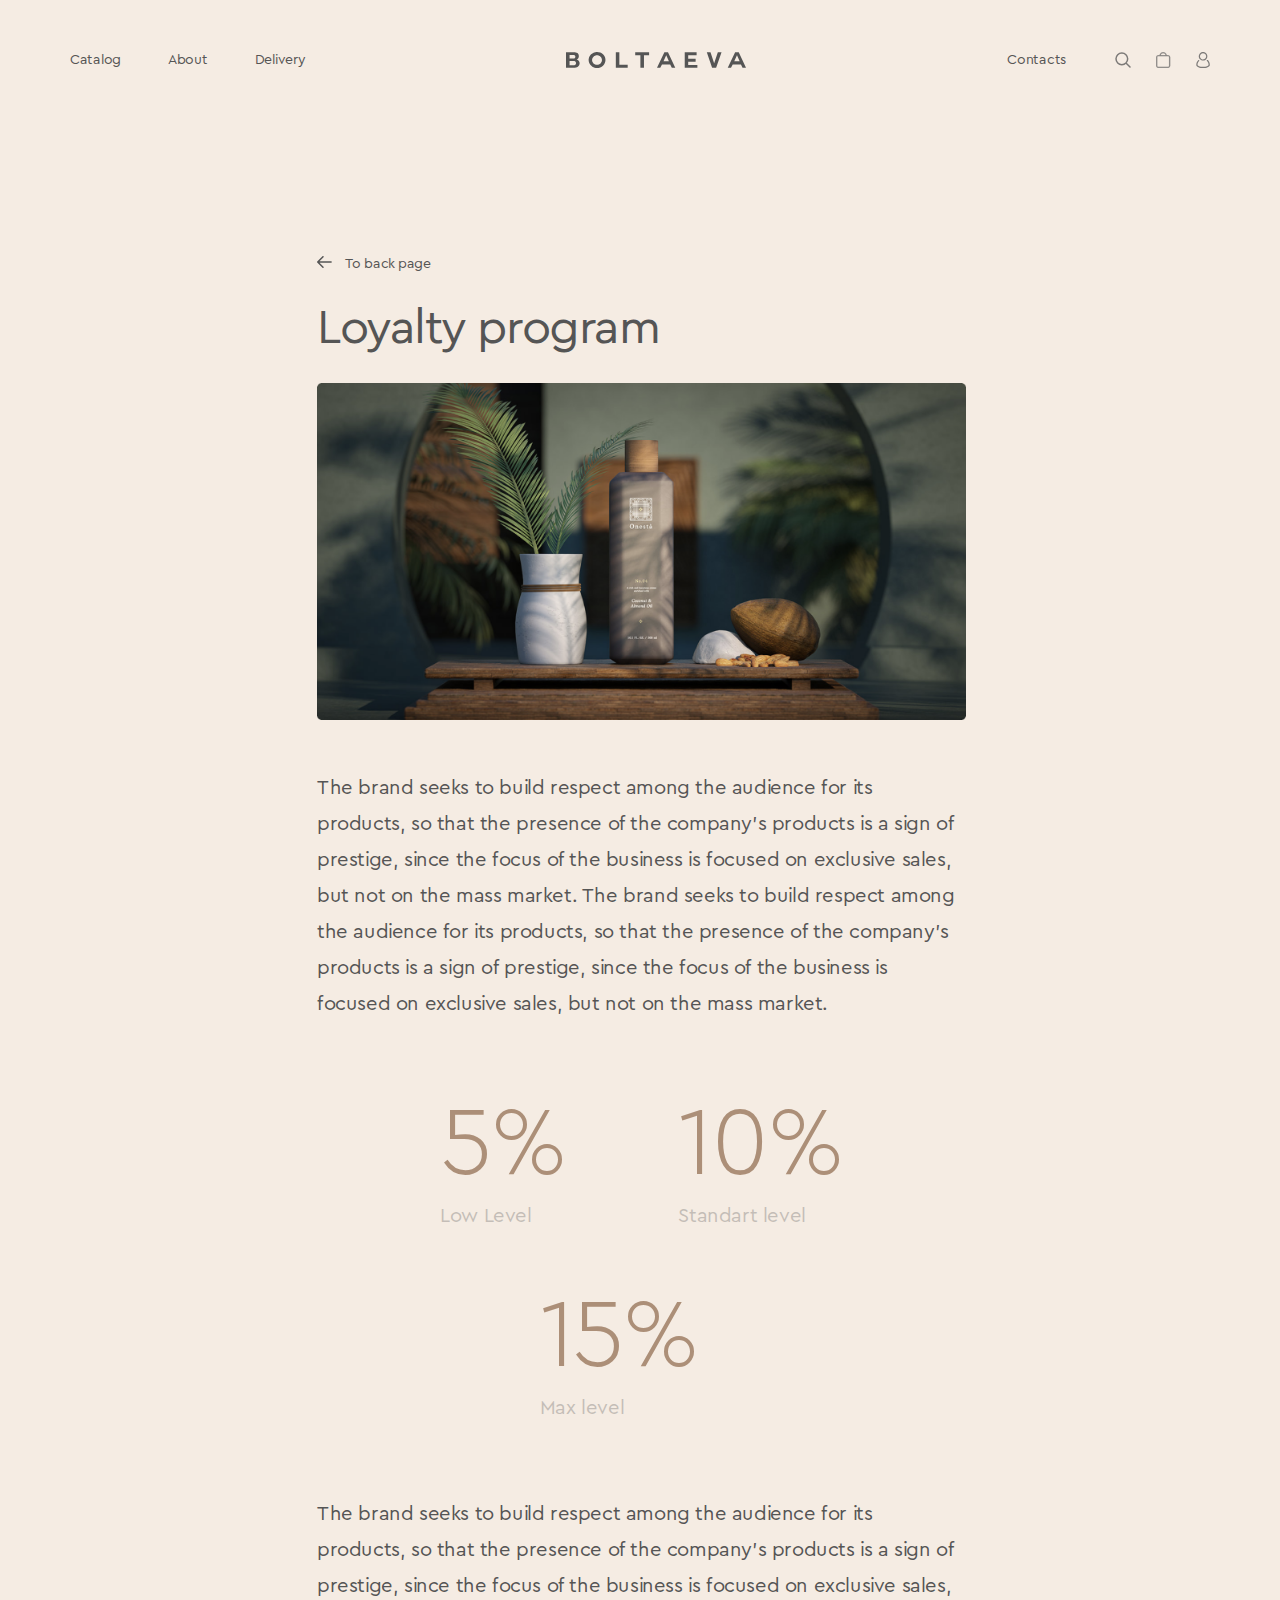
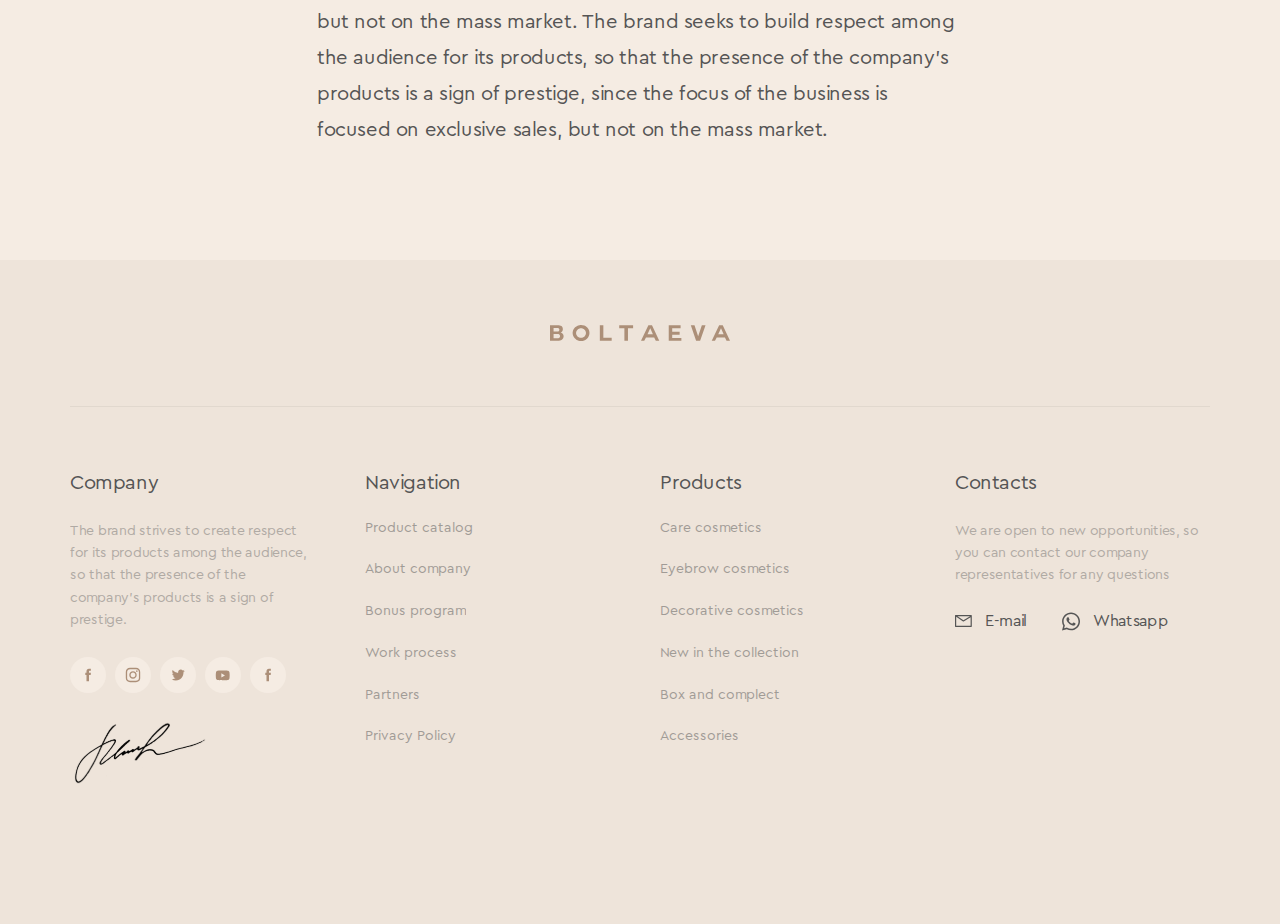
<file: bonus-program.html>
<!DOCTYPE html>
<html lang="en">
  <head>
    <meta charset="UTF-8" />
    <meta http-equiv="X-UA-Compatible" content="IE=edge" />
    <meta name="viewport" content="width=device-width, initial-scale=1.0" />
    <link
      rel="stylesheet"
      href="https://cdn.jsdelivr.net/npm/swiper@9/swiper-bundle.min.css"
    />
    <link rel="stylesheet" href="style.css" />
    <link rel="stylesheet" href="catalog.css" />
    <link rel="stylesheet" href="about.css" />
    <link rel="stylesheet" href="bonus-program.css">
    <title>Home</title>
  </head>
  <body>
    <div class="wrapper">
      <header class="header">
        <div class="header__container">
          <div class="header__body">
            <nav class="header-menu menu">
              <ul class="menu__list">
                <li class="menu__item">
                  <a href="catalog.html" class="menu__link">Catalog</a>
                </li>
                <li class="menu__item">
                  <a href="about.html" class="menu__link">About</a>
                </li>
                <li class="menu__item">
                  <a href="delivery.html" class="menu__link">Delivery</a>
                </li>
              </ul>
            </nav>
            <a href="index.html" class="header-logo">
              <img src="img/CATALOG/header/logo.svg" alt="Logo" />
              <a class="header-768px-logo" href="index.html"
                ><img src="img/CATALOG/header/logo.svg" alt="Logo"
              /></a>
            </a>
            <div class="header-contact__block">
              <a href="contacts.html" class="contact__link menu__link"
                >Contacts</a
              >
              <div class="nav__block-items">
                <a href="#" class="nav__block-item nav__block-item-1">
                  <img
                    class="search-icon"
                    src="img/CATALOG/header/search.svg"
                    alt="Search Icon"
                  />
                </a>
                <a href="#" class="nav__block-item nav__block-item-2">
                  <img
                    src="img/CATALOG/header/shop.svg"
                    class="shop-icon"
                    alt="Shop Icon"
                  />
                </a>
                <a href="profile.html" class="nav__block-item nav__block-item-3">
                  <img
                    class="client-icon"
                    src="img/CATALOG/header/client.svg"
                    alt="Client Icon"
                  />
                </a>
              </div>
            </div>
          </div>

          <!-- Burger Menu  -->
          <div class="burger-menu">
            <a href="#" class="burger-menu__button"
              ><span class="burger-menu__lines"></span
            ></a>
            <div class="burger-menu__nav">
              <div class="burger-menu__header">
                <a class="burger-menu__logo" href="index.html"
                  ><img src="img/CATALOG/header/320px/logo.svg" alt="Logo"
                /></a>
                <a href="#"
                  ><img src="img/CATALOG/header/shop.svg" alt="Shop Icon"
                /></a>
              </div>

              <nav class="burger-header-menu menu">
                <ul class="menu__list">
                  <li class="menu__item">
                    <a href="index.html" class="menu__link">Main page</a>
                  </li>
                  <li class="menu__item">
                    <a href="catalog.html" class="menu__link">Catalog</a>
                  </li>
                  <li class="menu__item">
                    <a href="about.html" class="menu__link">About</a>
                  </li>
                  <li class="menu__item">
                    <a href="delivery.html" class="menu__link">Delivery</a>
                  </li>
                  <li class="menu__item">
                    <a href="contacts.html" class="menu__link">Contacts</a>
                  </li>
                  <li class="menu__item">
                    <a href="bonus-program.html" class="menu__link"
                      >Bonus program</a
                    >
                  </li>
                  <li class="menu__item">
                    <a href="work-process.html" class="menu__link"
                      >Work process</a
                    >
                  </li>
                  <li class="menu__item">
                    <a href="partners.html" class="menu__link">Partners</a>
                  </li>
                </ul>
              </nav>

              <div class="photos__block">
                <img src="img/MAIN/320px/header-slider/02.png" alt="Image" />
                <img src="img/MAIN/320px/header-slider/01.png" alt="Image" />
                <p class="photos__block-text-1">Care</p>
                <img src="img/MAIN/320px/header-slider/03.png" alt="Image" />
                <p class="photos__block-text-2">Care</p>
              </div>

              <div class="menu__socs">
                <a href="#"
                  ><img
                    src="img/MAIN/320px/header-slider/fb.svg"
                    alt="Facebook Icon"
                /></a>
                <a href="#"
                  ><img
                    src="img/MAIN/320px/header-slider/insta.svg"
                    alt="Instagram Icon"
                /></a>
                <a href="#"
                  ><img
                    src="img/MAIN/320px/header-slider/tw.svg"
                    alt="Twitter Icon"
                /></a>
                <a href="#"
                  ><img
                    src="img/MAIN/320px/header-slider/youtube.svg"
                    alt="Youtube Icon"
                /></a>
                <a href="#"
                  ><img
                    src="img/MAIN/320px/header-slider/fb.svg"
                    alt="Facebook Icon"
                /></a>
              </div>
              <div class="menu__sign">
                <img
                  src="img/MAIN/320px/header-slider/sign.svg"
                  alt="Signature"
                />
              </div>
            </div>
            <div class="burger-menu__overlay"></div>
          </div>
          <!-- Burger Menu  -->
        </div>
      </header>

      <main class="page">
        <section class="page__about about">
          <div class="about__body">
            <div class="about__body-back-page">
              <a href="index.html">
                <img src="img/ABOUT/arrow-left.svg" alt="Arrow Left Icon"
              /></a>
              <p>To back page</p>
            </div>
            <h1 class="about__body-title">Loyalty program</h1>
            <img
              src="img/LOYALTY-PROGRAM/01.png"
              class="about-image-1"
              alt="About Image"
            />
            <p class="about__body-text about__body-text-1">
              The brand seeks to build respect among the audience for its
              products, so that the presence of the company's products is a sign
              of prestige, since the focus of the business is focused on
              exclusive sales, but not on the mass market. The brand seeks to
              build respect among the audience for its products, so that the
              presence of the company's products is a sign of prestige, since
              the focus of the business is focused on exclusive sales, but not
              on the mass market.
            </p>
            <div class="about__body-items">
              <div class="about__body-item">
                <p class="body-item__number">5%</p>
                <p class="body-item__text">Low Level</p>
              </div>
              <div class="about__body-item">
                <p class="body-item__number">10%</p>
                <p class="body-item__text">Standart level</p>
              </div>
              <div class="about__body-item item">
                <p class="body-item__number">15%</p>
                <p class="body-item__text">Max level</p>
              </div>
            </div>
            <p class="about__body-text about__body-text-2">
              The brand seeks to build respect among the audience for its
              products, so that the presence of the company's products is a sign
              of prestige, since the focus of the business is focused on
              exclusive sales, but not on the mass market. The brand seeks to
              build respect among the audience for its products, so that the
              presence of the company's products is a sign of prestige, since
              the focus of the business is focused on exclusive sales, but not
              on the mass market.
            </p>
          </div>
        </section>
      </main>

      <footer class="footer">
        <div class="footer__container">
          <div class="footer__block-logo">
            <img src="img/MAIN/footer/footer-logo.svg" alt="Logo" />
          </div>
          <div class="footer__body">
            <div class="footer__items">
              <div class="footer__item">
                <h3 class="footer__main-title">Company</h3>
                <p class="footer-text">
                  The brand strives to create respect for its products among the
                  audience, so that the presence of the company's products is a
                  sign of prestige.
                </p>
                <div class="footer__contacts-768px">
                  <a href="mailto:"
                    ><img
                      src="img/MAIN/footer/mail.svg"
                      alt="Mail Icon"
                    />E-mail</a
                  >
                  <a href="tel:+"
                    ><img
                      src="img/MAIN/footer/whatsapp.svg"
                      alt="Whatsapp Icon"
                    />Whatsapp</a
                  >
                </div>
                <div class="footer__socs">
                  <a href="#">
                    <img src="img/MAIN/footer/fb.svg" alt="Facebook Icon" />
                  </a>
                  <a href="#">
                    <img src="img/MAIN/footer/insta.svg" alt="Instagram Icon" />
                  </a>
                  <a href="#">
                    <img src="img/MAIN/footer/tw.svg" alt="Twitter Icon" />
                  </a>
                  <a href="#">
                    <img src="img/MAIN/footer/youtube.svg" alt="Youtube Icon" />
                  </a>
                  <a href="#">
                    <img src="img/MAIN/footer/fb.svg" alt="Facebook Icon" />
                  </a>
                </div>
                <img
                  class="footer-sign"
                  src="img/MAIN/footer/sign.svg"
                  alt="Signature"
                />
              </div>

              <div class="footer__item">
                <h3 class="footer__main-title">Navigation</h3>
                <a href="catalog.html" class="footer__link">Product catalog</a>
                <a href="about.html" class="footer__link">About company</a>
                <a href="bonus-program.html" class="footer__link"
                  >Bonus program</a
                >
                <a href="work-process.html" class="footer__link"
                  >Work process</a
                >
                <a href="partners.html" class="footer__link">Partners</a>
                <a href="privacy-policy.html" class="footer__link"
                  >Privacy Policy</a
                >
              </div>

              <div class="footer__item">
                <h3 class="footer__main-title">Products</h3>
                <a href="#" class="footer__link">Care cosmetics</a>
                <a href="#" class="footer__link">Eyebrow cosmetics</a>
                <a href="#" class="footer__link">Decorative cosmetics</a>
                <a href="#" class="footer__link">New in the collection</a>
                <a href="#" class="footer__link">Box and complect</a>
                <a href="#" class="footer__link">Accessories</a>
              </div>

              <div class="footer__item">
                <h3 class="footer__main-title">Contacts</h3>
                <p class="footer-text">
                  We are open to new opportunities, so you can contact our
                  company representatives for any questions
                </p>
                <div class="footer__contacts">
                  <a href="mailto:"
                    ><img
                      src="img/MAIN/footer/mail.svg"
                      alt="Mail Icon"
                    />E-mail</a
                  >
                  <a href="tel:+"
                    ><img
                      src="img/MAIN/footer/whatsapp.svg"
                      alt="Whatsapp Icon"
                    />Whatsapp</a
                  >
                </div>
              </div>

              <div class="footer__copy">
                <p class="footer-copy">All rights reserved (c) BOLTAEVA 2022</p>
              </div>
            </div>
          </div>
        </div>
      </footer>
    </div>

    <script src="https://code.jquery.com/jquery-3.3.1.min.js"></script>
    <script src="https://cdn.jsdelivr.net/npm/swiper@9/swiper-bundle.min.js"></script>
    <script src="js/catalog.js"></script>
  </body>
</html>
</file>
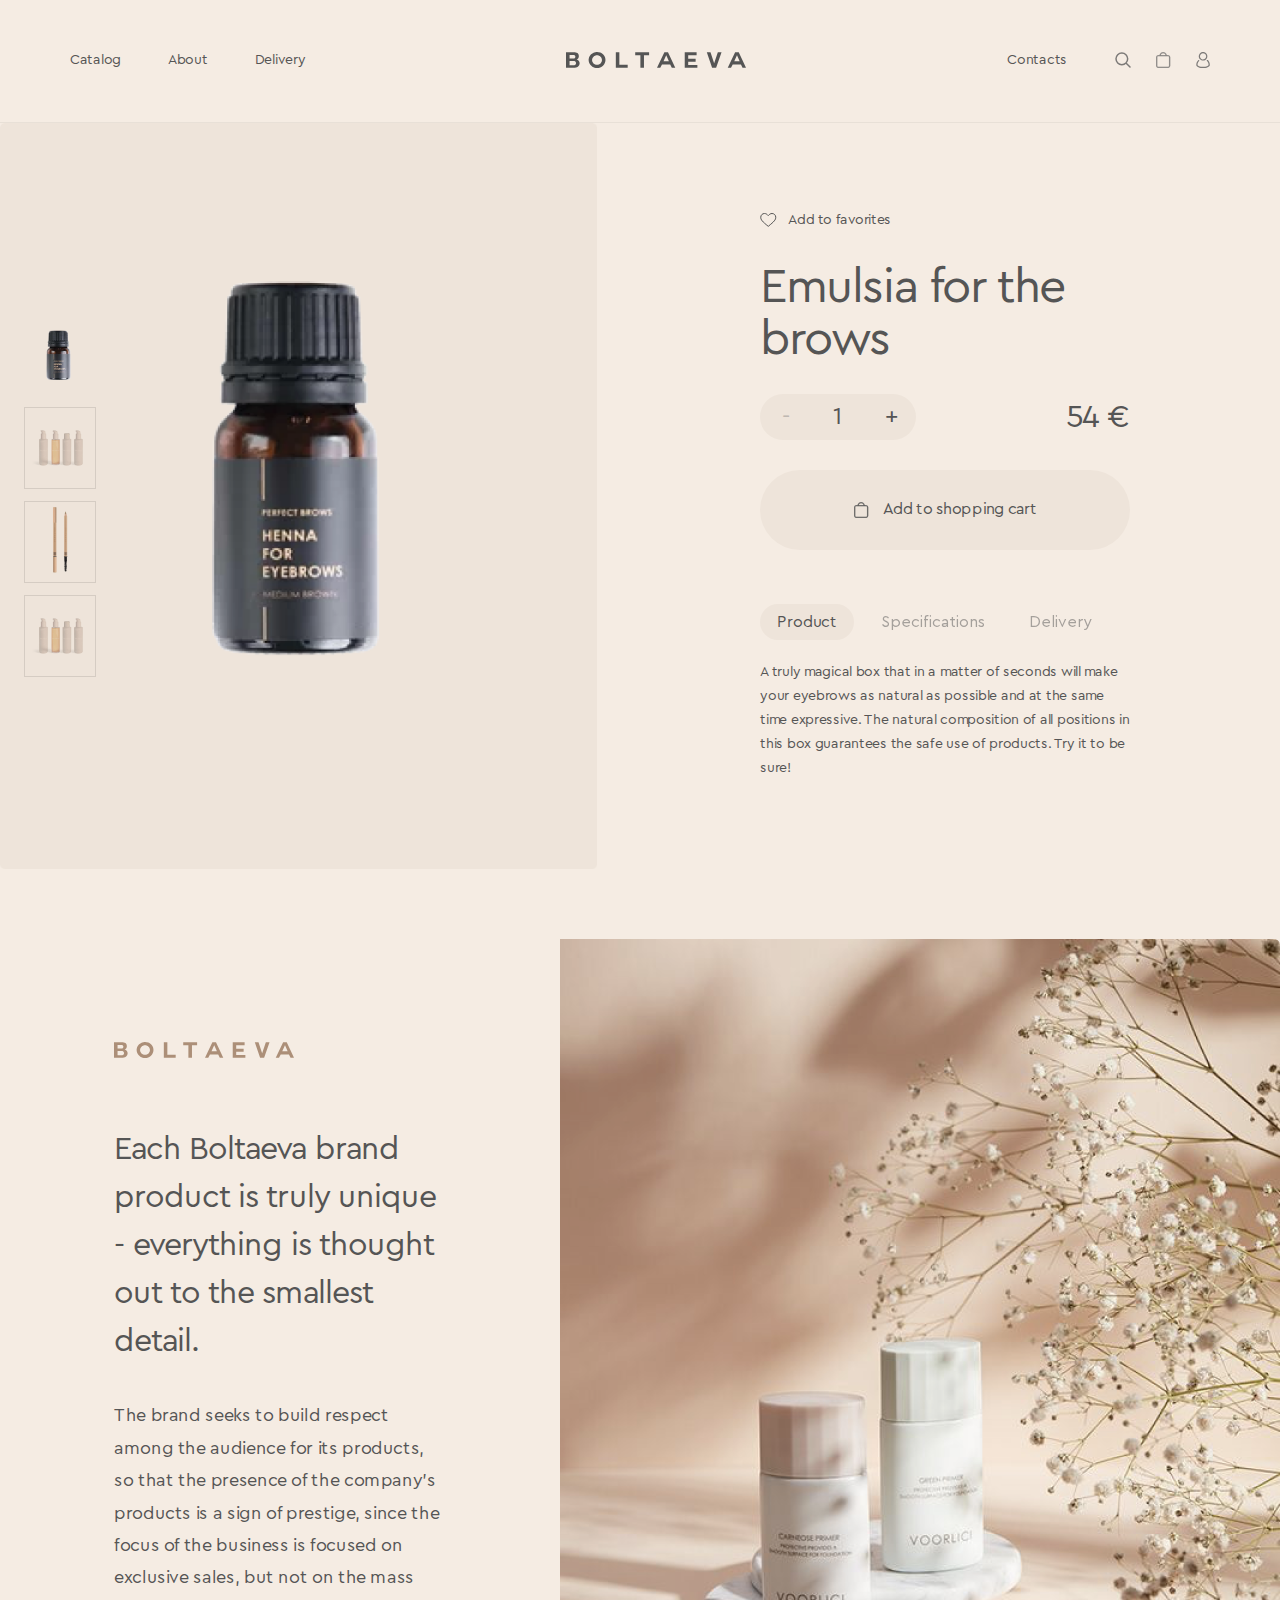
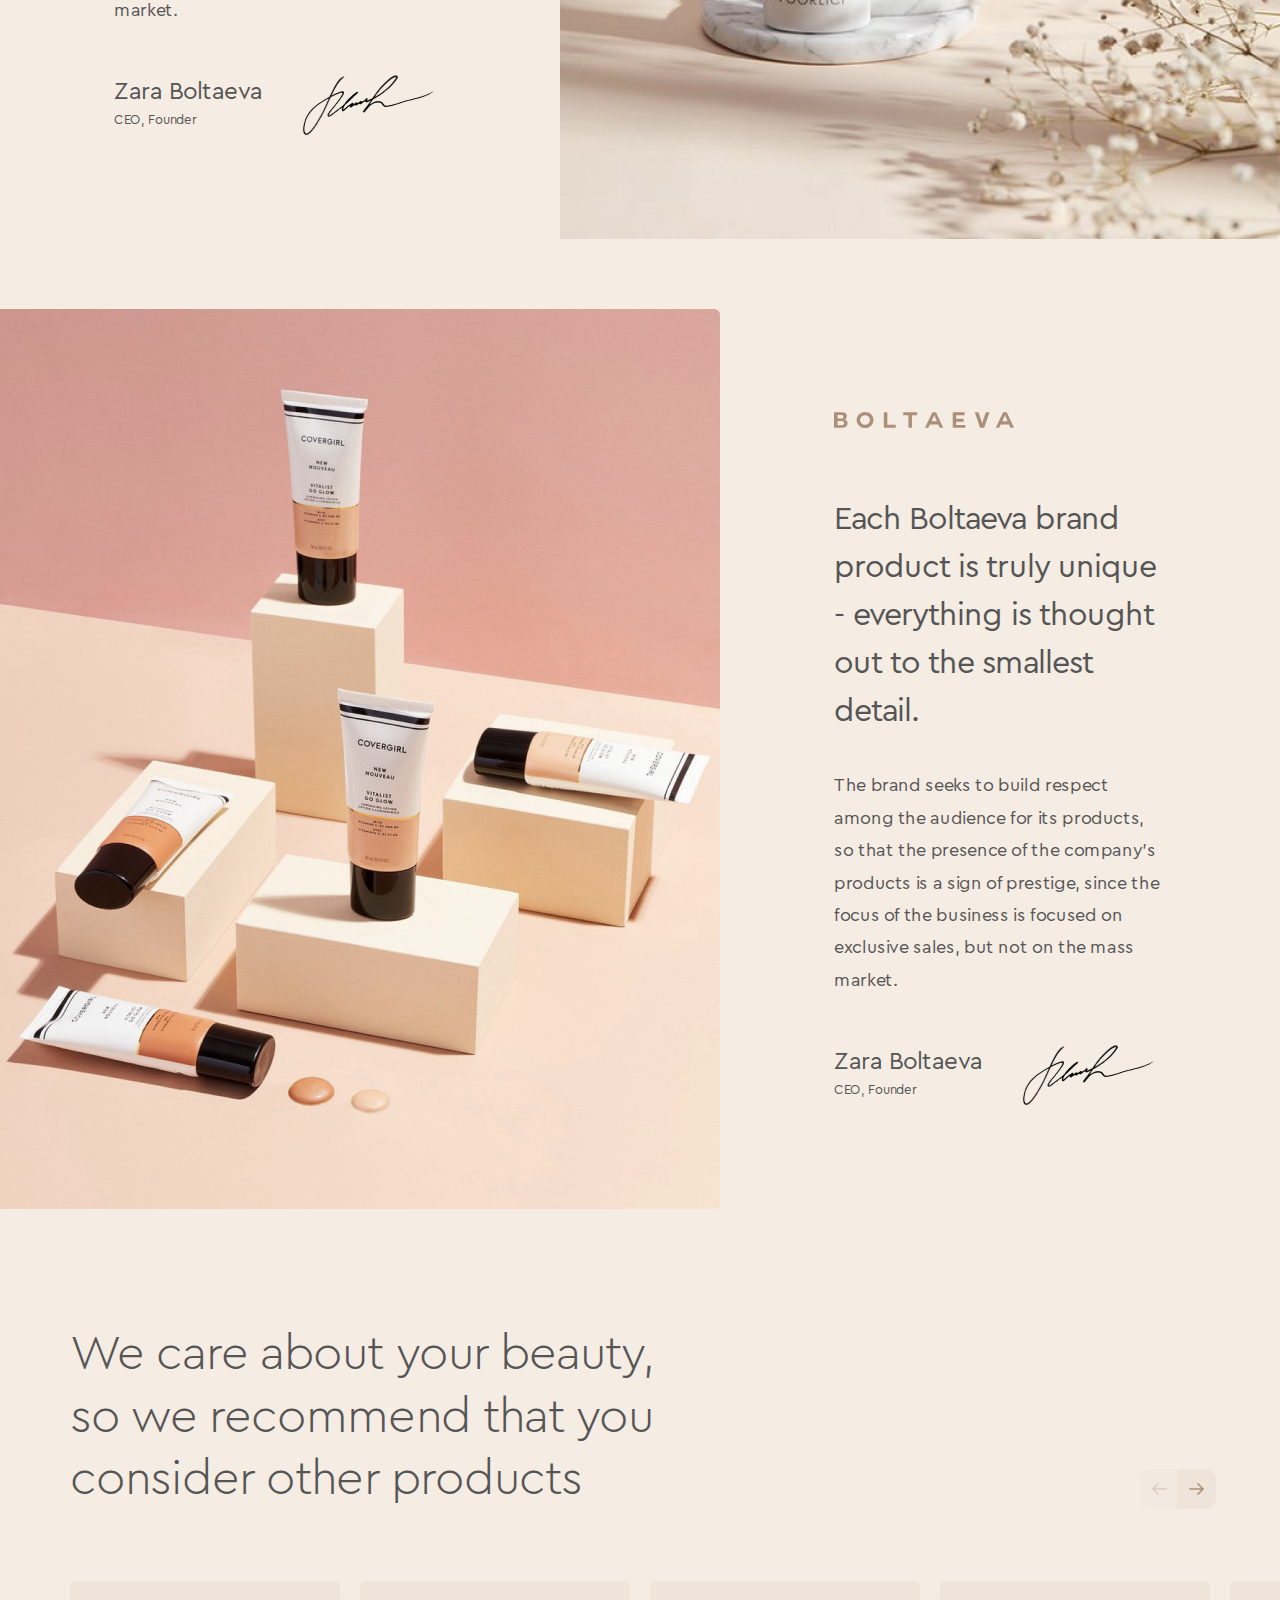
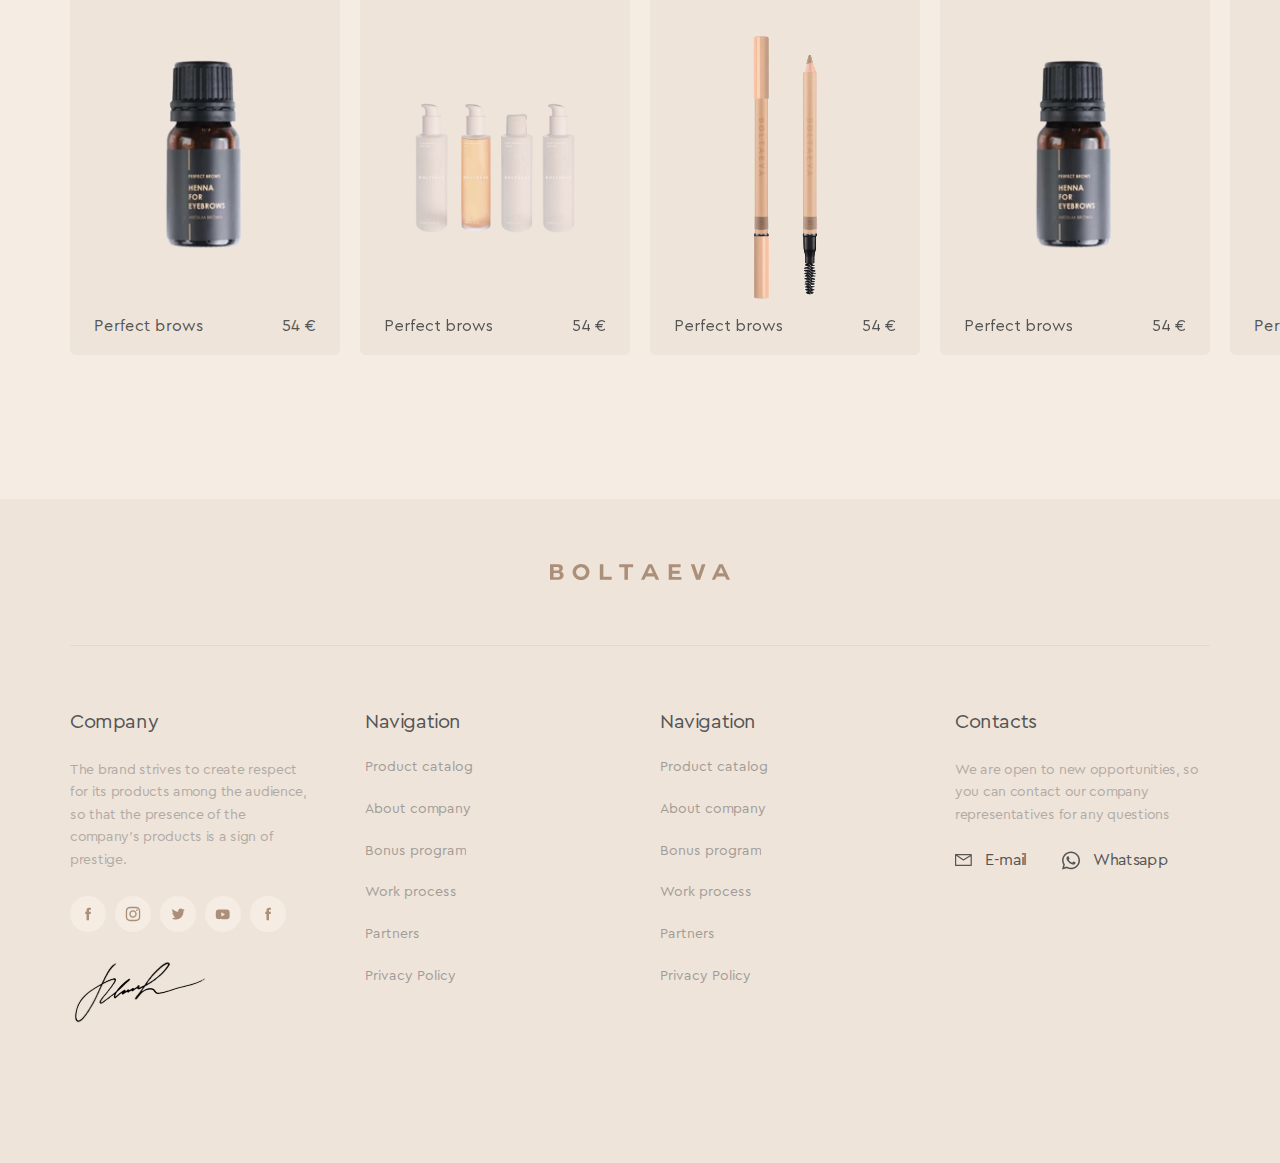
<file: card-product-bottle.html>
<!DOCTYPE html>
<html lang="en">
  <head>
    <meta charset="UTF-8" />
    <meta http-equiv="X-UA-Compatible" content="IE=edge" />
    <meta name="viewport" content="width=device-width, initial-scale=1.0" />
    <link
      rel="stylesheet"
      href="https://cdn.jsdelivr.net/npm/swiper@9/swiper-bundle.min.css"
    />
    <link rel="stylesheet" href="style.css" />
    <link rel="stylesheet" href="catalog.css" />
    <link rel="stylesheet" href="card-product-milk.css" />
    <title>Home</title>
  </head>
  <body>
    <div class="wrapper">
      <header class="header">
        <div class="header__container">
          <div class="header__body">
            <nav class="header-menu menu">
              <ul class="menu__list">
                <li class="menu__item">
                  <a href="catalog.html" class="menu__link">Catalog</a>
                </li>
                <li class="menu__item">
                  <a href="catalog.html" class="menu__link">About</a>
                </li>
                <li class="menu__item">
                  <a href="catalog.html" class="menu__link">Delivery</a>
                </li>
              </ul>
            </nav>
            <a href="index.html" class="header-logo">
              <img src="img/CATALOG/header/logo.svg" alt="Logo" />
              <a class="header-768px-logo" href="index.html"
                ><img src="img/CATALOG/header/logo.svg" alt="Logo"
              /></a>
            </a>
            <div class="header-contact__block">
              <a href="contacts.html" class="contact__link menu__link"
                >Contacts</a
              >
              <div class="nav__block-items">
                <a href="#" class="nav__block-item nav__block-item-1">
                  <img
                    class="search-icon"
                    src="img/CATALOG/header/search.svg"
                    alt="Search Icon"
                  />
                </a>
                <a href="#" class="nav__block-item nav__block-item-2">
                  <img
                    src="img/CATALOG/header/shop.svg"
                    class="shop-icon"
                    alt="Shop Icon"
                  />
                </a>
                <a href="profile.html" class="nav__block-item nav__block-item-3">
                  <img
                    class="client-icon"
                    src="img/CATALOG/header/client.svg"
                    alt="Client Icon"
                  />
                </a>
              </div>
            </div>
          </div>

          <!-- Burger Menu  -->
          <div class="burger-menu">
            <a href="#" class="burger-menu__button"
              ><span class="burger-menu__lines"></span
            ></a>
            <div class="burger-menu__nav">
              <div class="burger-menu__header">
                <a class="burger-menu__logo" href="index.html"
                  ><img src="img/CATALOG/header/320px/logo.svg" alt="Logo"
                /></a>
                <a href="#"
                  ><img src="img/CATALOG/header/shop.svg" alt="Shop Icon"
                /></a>
              </div>

              <nav class="burger-header-menu menu">
                <ul class="menu__list">
                  <li class="menu__item">
                    <a href="index.html" class="menu__link">Main page</a>
                  </li>
                  <li class="menu__item">
                    <a href="catalog.html" class="menu__link">Catalog</a>
                  </li>
                  <li class="menu__item">
                    <a href="about.html" class="menu__link">About</a>
                  </li>
                  <li class="menu__item">
                    <a href="delivery.html" class="menu__link">Delivery</a>
                  </li>
                  <li class="menu__item">
                    <a href="contacts.html" class="menu__link">Contacts</a>
                  </li>
                  <li class="menu__item">
                    <a href="bonus-program.html" class="menu__link"
                      >Bonus program</a
                    >
                  </li>
                  <li class="menu__item">
                    <a href="work-process.html" class="menu__link"
                      >Work process</a
                    >
                  </li>
                  <li class="menu__item">
                    <a href="partners.html" class="menu__link">Partners</a>
                  </li>
                </ul>
              </nav>

              <div class="photos__block">
                <img src="img/MAIN/320px/header-slider/02.png" alt="Image" />
                <img src="img/MAIN/320px/header-slider/01.png" alt="Image" />
                <p class="photos__block-text-1">Care</p>
                <img src="img/MAIN/320px/header-slider/03.png" alt="Image" />
                <p class="photos__block-text-2">Care</p>
              </div>

              <div class="menu__socs">
                <a href="#"
                  ><img
                    src="img/MAIN/320px/header-slider/fb.svg"
                    alt="Facebook Icon"
                /></a>
                <a href="#"
                  ><img
                    src="img/MAIN/320px/header-slider/insta.svg"
                    alt="Instagram Icon"
                /></a>
                <a href="#"
                  ><img
                    src="img/MAIN/320px/header-slider/tw.svg"
                    alt="Twitter Icon"
                /></a>
                <a href="#"
                  ><img
                    src="img/MAIN/320px/header-slider/youtube.svg"
                    alt="Youtube Icon"
                /></a>
                <a href="#"
                  ><img
                    src="img/MAIN/320px/header-slider/fb.svg"
                    alt="Facebook Icon"
                /></a>
              </div>
              <div class="menu__sign">
                <img
                  src="img/MAIN/320px/header-slider/sign.svg"
                  alt="Signature"
                />
              </div>
            </div>
            <div class="burger-menu__overlay"></div>
          </div>
          <!-- Burger Menu  -->
        </div>
      </header>

      <main class="page">
        <section class="page__card-milk card-milk">
          <div class="card-milk__body">
            <div class="card-milk__left-part">
              <img
                class="card-milk__left-part-img"
                src="img/CARD-PRODUCT-BOTTLE/01.png"
                alt="Card Product Image"
              />
              <div class="card-milk__photo_items">
                <a href="card-product-bottle.html">
                  <img
                    src="img/CARD-PRODUCT-MILK/04.png"
                    alt="Card Product Image"
                  />
                  <a href="card-product-milk.html">
                    <img
                      src="img/CARD-PRODUCT-MILK/02.png"
                      alt="Card Product Image"
                  /></a>
                  <a href="card-product-bottle.html"
                    ><img
                      src="img/CARD-PRODUCT-MILK/03.png"
                      alt="Card Product Image"
                  /></a>
                  <a href="card-product-milk.html">
                    <img
                      src="img/CARD-PRODUCT-MILK/02.png"
                      alt="Card Product Image"
                  /></a>
                </a>
              </div>
            </div>
            <div class="card-milk__right-part">
              <div class="card-milk__r-p-favorite">
                <img
                  class="favorite-icon-fav"
                  src="img/CARD-PRODUCT-MILK/favorite.svg"
                  alt="Favorite Icon"
                />
                <p class="favorite-text">Add to favorites</p>
              </div>
              <h1 class="favorite-title">Emulsia for the brows</h1>
              <div class="favorite-quantity_price">
                <div class="favorite-quantity-block">
                  <p class="favorite-quantity">
                    <span class="minus">-</span>
                    <span class="number-favorite">1</span>
                    <span id="plus" class="plus">+</span>
                  </p>
                </div>
                <p class="favorite-price">54 €</p>
              </div>
              <a href="#" class="favorite-button"
                ><img src="img/CARD-PRODUCT-MILK/shop.svg" alt="Shop Icon" />
                Add to shopping cart</a
              >
              <div class="favorite-info-block">
                <a href="#" class="favorite-info-product">Product</a>
                <a href="#" class="favorite-info-specifications"
                  >Specifications</a
                >
                <a href="#" class="favorite-info-delivery">Delivery</a>
              </div>
              <p class="favorite-description">
                A truly magical box that in a matter of seconds will make your
                eyebrows as natural as possible and at the same time expressive.
                The natural composition of all positions in this box guarantees
                the safe use of products. Try it to be sure!
              </p>
            </div>
          </div>
        </section>

        <section class="page__brand-product brand-product c-d-brand-product-1">
          <div class="brand-product__body">
            <div class="brand-product__right-part">
              <img
                src="img/CATALOG/brand-product/02.svg"
                class="brand-product-logo"
                alt="Logo"
              />
              <p class="right-part__title">
                Each Boltaeva brand product is truly unique - everything is
                thought out to the smallest detail.
              </p>
              <p class="right-part__text">
                The brand seeks to build respect among the audience for its
                products, so that the presence of the company's products is a
                sign of prestige, since the focus of the business is focused on
                exclusive sales, but not on the mass market.
              </p>
              <div class="brand-product__right-part-contacts">
                <div class="right-part-contacts__left-part">
                  <p class="contacts__name">Zara Boltaeva</p>
                  <p class="contacts__position">CEO, Founder</p>
                </div>
                <div class="right-part-contacts__right-part">
                  <img src="img/MAIN/each/sign.svg" alt="Signature" />
                </div>
              </div>
            </div>
            <div class="brand-product__left-part">
              <img
                src="img/CATALOG/brand-product/01.png"
                alt="Brand Product Image"
              />
            </div>
          </div>
        </section>

        <section class="page__brand-product brand-product c-d-brand-product-2">
          <div class="brand-product__body">
            <div class="brand-product__left-part">
              <img src="img/MAIN/each/01.png" alt="Brand Product Image" />
            </div>
            <div class="brand-product__right-part">
              <img
                src="img/MAIN/each/02.svg"
                class="brand-product-logo"
                alt="Logo"
              />
              <p class="right-part__title">
                Each Boltaeva brand product is truly unique - everything is
                thought out to the smallest detail.
              </p>
              <p class="right-part__text">
                The brand seeks to build respect among the audience for its
                products, so that the presence of the company's products is a
                sign of prestige, since the focus of the business is focused on
                exclusive sales, but not on the mass market.
              </p>
              <div class="brand-product__right-part-contacts">
                <div class="right-part-contacts__left-part">
                  <p class="contacts__name">Zara Boltaeva</p>
                  <p class="contacts__position">CEO, Founder</p>
                </div>
                <div class="right-part-contacts__right-part">
                  <img src="img/MAIN/each/sign.svg" alt="Signature" />
                </div>
              </div>
            </div>
          </div>
        </section>

        <section class="page__gallery gallery">
          <div class="gallery__container">
            <div class="real-society__block-title">
              <p class="real-society__title">
                We care about your beauty, so we recommend that you consider
                other products
              </p>
              <div class="gallery-pagination">
                <!-- If we need navigation buttons -->
                <div class="swiper-button-prev gallery-swiper-button-prev-1">
                  <img
                    src="img/CARD-PRODUCT-MILK/arrow-left-brown.svg"
                    alt="Left Arrow Icon"
                  />
                </div>
                <div class="swiper-button-next gallery-swiper-button-next-1">
                  <img
                    src="img/CARD-PRODUCT-MILK/arrow-right-brown.svg"
                    alt="Right Arrow Icon"
                  />
                </div>
              </div>
            </div>
            <!-- Slider main container -->
            <div class="swiper gallery-swiper-1">
              <!-- Additional required wrapper -->
              <div class="swiper-wrapper gallery-swiper-wrapper-1">
                <!-- Slides -->
                <div class="swiper-slide">
                  <div class="gallery-item">
                    <a href="card-product-bottle.html">
                      <img
                        class="gallery-item-image"
                        src="img/MAIN/under-header/1.02.png"
                        alt="Gallery Image"
                    /></a>
                    <div class="swiper-slide-info">
                      <p class="stuff-name">Perfect brows</p>
                      <p class="stuff-price">54 €</p>
                    </div>
                  </div>

                  <div class="gallery-item no-see-3">
                    <a href="card-product-milk.html">
                      <img
                        src="img/MAIN/under-header/1.03.png"
                        class="bottles"
                        alt="Gallery Image"
                    /></a>
                    <div class="swiper-slide-info">
                      <p class="stuff-name">Perfect brows</p>
                      <p class="stuff-price">54 €</p>
                    </div>
                  </div>

                  <div class="gallery-item no-see-2">
                    <a href="card-product-pencil.html">
                      <img
                        src="img/MAIN/under-header/1.04.png"
                        class="pencil"
                        alt="Gallery Image"
                    /></a>
                    <div class="swiper-slide-info">
                      <p class="stuff-name">Perfect brows</p>
                      <p class="stuff-price">54 €</p>
                    </div>
                  </div>

                  <div class="gallery-item no-see">
                    <a href="card-product-bottle.html">
                      <img
                        class="gallery-item-image"
                        src="img/MAIN/under-header/1.02.png"
                        alt="Gallery Image"
                    /></a>
                    <div class="swiper-slide-info">
                      <p class="stuff-name">Perfect brows</p>
                      <p class="stuff-price">54 €</p>
                    </div>
                  </div>
                </div>

                <div class="swiper-slide">
                  <div class="gallery-item">
                    <a href="card-product-bottle.html">
                      <img
                        class="gallery-item-image"
                        src="img/MAIN/under-header/1.02.png"
                        alt="Gallery Image"
                    /></a>
                    <div class="swiper-slide-info">
                      <p class="stuff-name">Perfect brows</p>
                      <p class="stuff-price">54 €</p>
                    </div>
                  </div>

                  <div class="gallery-item no-see-3">
                    <a href="card-product-milk.html">
                      <img
                        src="img/MAIN/under-header/1.03.png"
                        class="bottles"
                        alt="Gallery Image"
                    /></a>
                    <div class="swiper-slide-info">
                      <p class="stuff-name">Perfect brows</p>
                      <p class="stuff-price">54 €</p>
                    </div>
                  </div>

                  <div class="gallery-item no-see-2">
                    <a href="card-product-pencil.html">
                      <img
                        src="img/MAIN/under-header/1.04.png"
                        class="pencil"
                        alt="Gallery Image"
                    /></a>
                    <div class="swiper-slide-info">
                      <p class="stuff-name">Perfect brows</p>
                      <p class="stuff-price">54 €</p>
                    </div>
                  </div>

                  <div class="gallery-item no-see">
                    <a href="card-product-bottle.html">
                      <img
                        class="gallery-item-image"
                        src="img/MAIN/under-header/1.02.png"
                        alt="Gallery Image"
                    /></a>
                    <div class="swiper-slide-info">
                      <p class="stuff-name">Perfect brows</p>
                      <p class="stuff-price">54 €</p>
                    </div>
                  </div>
                </div>
              </div>
            </div>
          </div>
        </section>
      </main>

      <footer class="footer">
        <div class="footer__container">
          <div class="footer__block-logo">
            <img src="img/MAIN/footer/footer-logo.svg" alt="Logo" />
          </div>
          <div class="footer__body">
            <div class="footer__items">
              <div class="footer__item">
                <h3 class="footer__main-title">Company</h3>
                <p class="footer-text">
                  The brand strives to create respect for its products among the
                  audience, so that the presence of the company's products is a
                  sign of prestige.
                </p>
                <div class="footer__contacts-768px">
                  <a href="mailto:"
                    ><img
                      src="img/MAIN/footer/mail.svg"
                      alt="Mail Icon"
                    />E-mail</a
                  >
                  <a href="tel:+"
                    ><img
                      src="img/MAIN/footer/whatsapp.svg"
                      alt="Whatsapp Icon"
                    />Whatsapp</a
                  >
                </div>
                <div class="footer__socs">
                  <a href="#">
                    <img src="img/MAIN/footer/fb.svg" alt="Facebook Icon" />
                  </a>
                  <a href="#">
                    <img src="img/MAIN/footer/insta.svg" alt="Instagram Icon" />
                  </a>
                  <a href="#">
                    <img src="img/MAIN/footer/tw.svg" alt="Twitter Icon" />
                  </a>
                  <a href="#">
                    <img src="img/MAIN/footer/youtube.svg" alt="Youtube Icon" />
                  </a>
                  <a href="#">
                    <img src="img/MAIN/footer/fb.svg" alt="Facebook Icon" />
                  </a>
                </div>
                <img
                  class="footer-sign"
                  src="img/MAIN/footer/sign.svg"
                  alt="Signature"
                />
              </div>

              <div class="footer__item">
                <h3 class="footer__main-title">Navigation</h3>
                <a href="catalog.html" class="footer__link">Product catalog</a>
                <a href="#" class="footer__link">About company</a>
                <a href="#" class="footer__link">Bonus program</a>
                <a href="#" class="footer__link">Work process</a>
                <a href="#" class="footer__link">Partners</a>
                <a href="#" class="footer__link">Privacy Policy</a>
              </div>

              <div class="footer__item">
                <h3 class="footer__main-title">Navigation</h3>
                <a href="catalog.html" class="footer__link">Product catalog</a>
                <a href="about.html" class="footer__link">About company</a>
                <a href="bonus-program.html" class="footer__link">Bonus program</a>
                <a href="work-process.html" class="footer__link">Work process</a>
                <a href="partners.html" class="footer__link">Partners</a>
                <a href="privacy-policy.html" class="footer__link">Privacy Policy</a>
              </div>

              <div class="footer__item">
                <h3 class="footer__main-title">Contacts</h3>
                <p class="footer-text">
                  We are open to new opportunities, so you can contact our
                  company representatives for any questions
                </p>
                <div class="footer__contacts">
                  <a href="mailto:"
                    ><img
                      src="img/MAIN/footer/mail.svg"
                      alt="Mail Icon"
                    />E-mail</a
                  >
                  <a href="tel:+"
                    ><img
                      src="img/MAIN/footer/whatsapp.svg"
                      alt="Whatsapp Icon"
                    />Whatsapp</a
                  >
                </div>
              </div>

              <div class="footer__copy">
                <p class="footer-copy">All rights reserved (c) BOLTAEVA 2022</p>
              </div>
            </div>
          </div>
        </div>
      </footer>
    </div>

    <script src="https://code.jquery.com/jquery-3.3.1.min.js"></script>
    <script src="https://cdn.jsdelivr.net/npm/swiper@9/swiper-bundle.min.js"></script>
    <script src="js/card-product-milk.js"></script>
  </body>
</html>
</file>
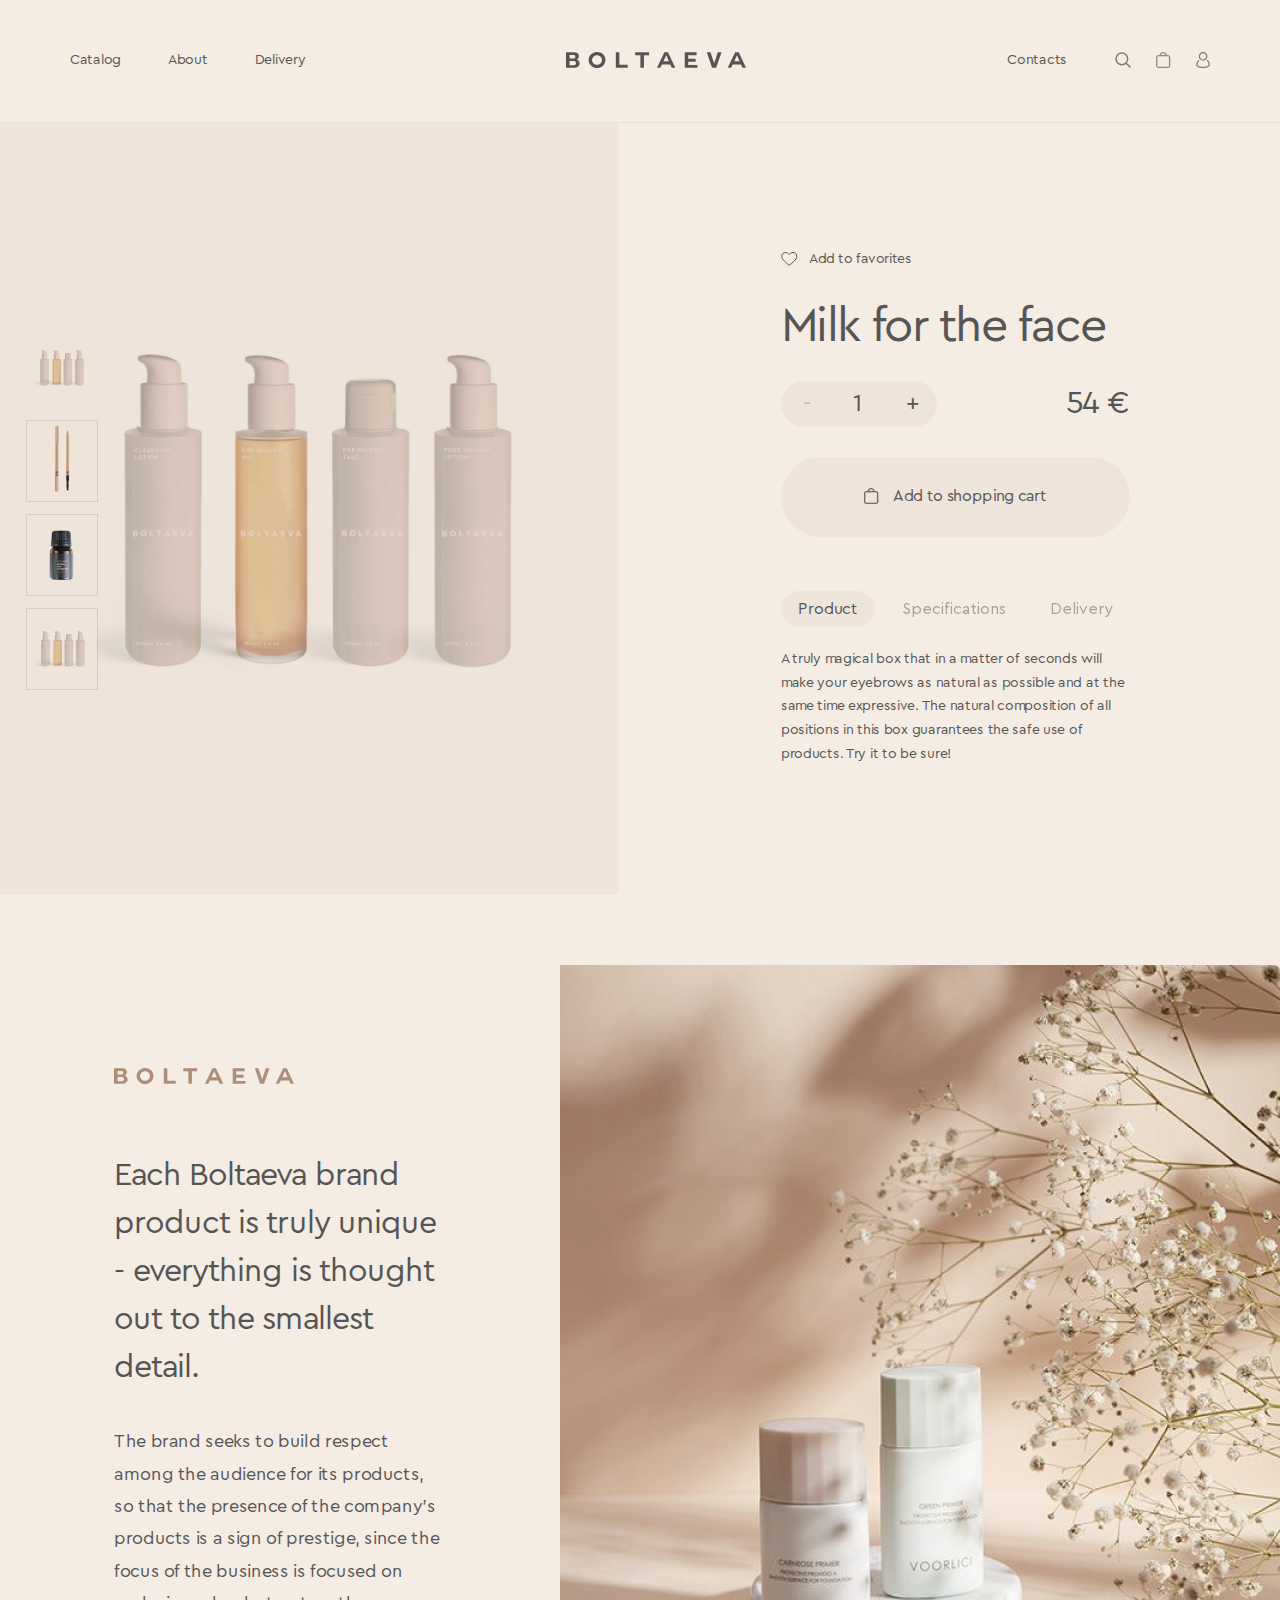
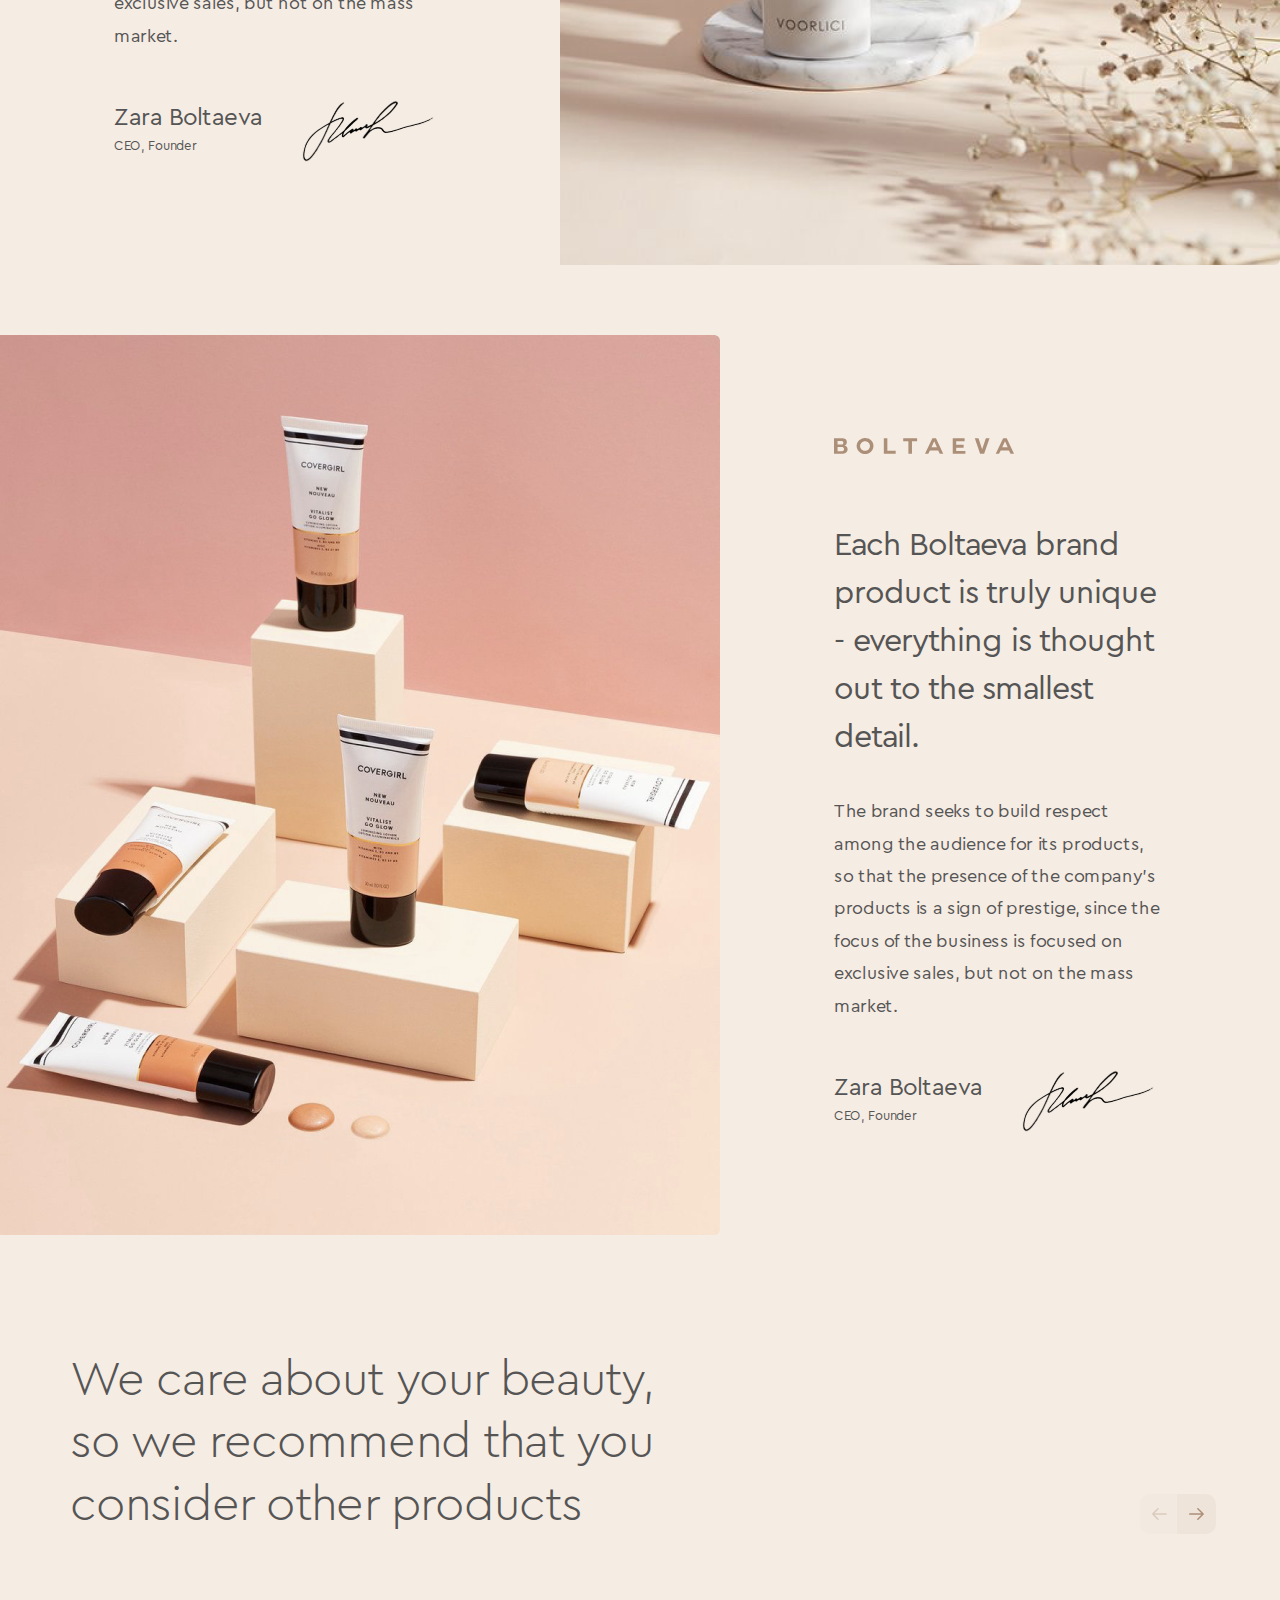
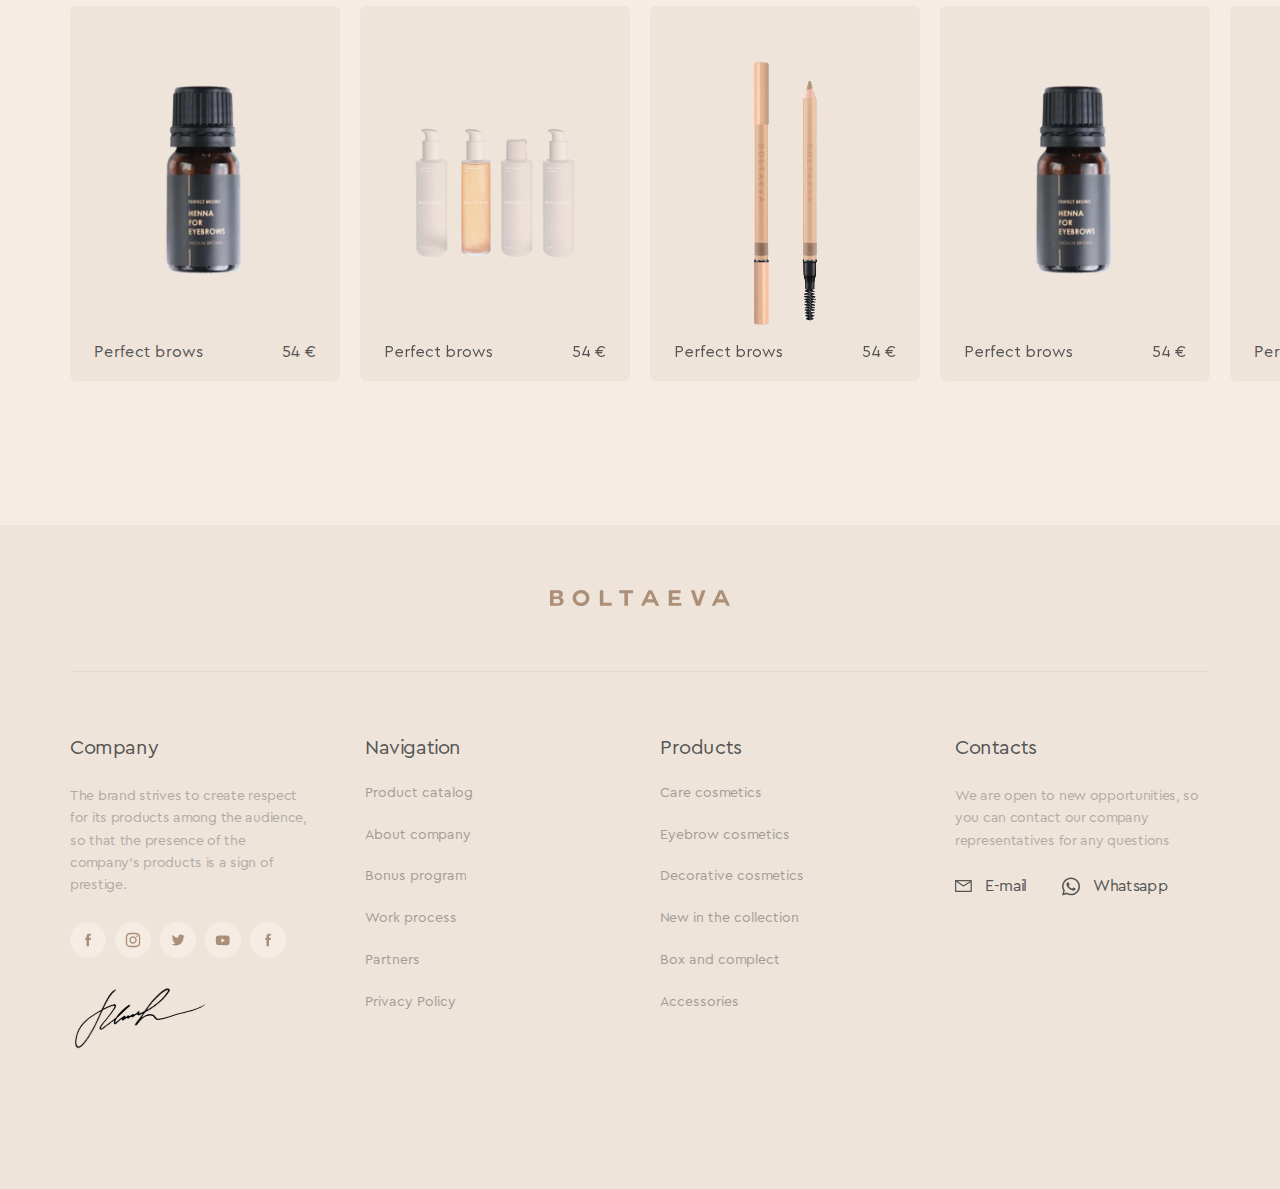
<file: card-product-milk.html>
<!DOCTYPE html>
<html lang="en">
  <head>
    <meta charset="UTF-8" />
    <meta http-equiv="X-UA-Compatible" content="IE=edge" />
    <meta name="viewport" content="width=device-width, initial-scale=1.0" />
    <link
      rel="stylesheet"
      href="https://cdn.jsdelivr.net/npm/swiper@9/swiper-bundle.min.css"
    />
    <link rel="stylesheet" href="style.css" />
    <link rel="stylesheet" href="catalog.css" />
    <link rel="stylesheet" href="card-product-milk.css" />
    <title>Home</title>
  </head>
  <body>
    <div class="wrapper">
      <header class="header">
        <div class="header__container">
          <div class="header__body">
            <nav class="header-menu menu">
              <ul class="menu__list">
                <li class="menu__item">
                  <a href="catalog.html" class="menu__link">Catalog</a>
                </li>
                <li class="menu__item">
                  <a href="catalog.html" class="menu__link">About</a>
                </li>
                <li class="menu__item">
                  <a href="catalog.html" class="menu__link">Delivery</a>
                </li>
              </ul>
            </nav>
            <a href="index.html" class="header-logo">
              <img src="img/CATALOG/header/logo.svg" alt="Logo" />
              <a class="header-768px-logo" href="index.html"
                ><img src="img/CATALOG/header/logo.svg" alt="Logo"
              /></a>
            </a>
            <div class="header-contact__block">
              <a href="contacts.html" class="contact__link menu__link"
                >Contacts</a
              >
              <div class="nav__block-items">
                <a href="#" class="nav__block-item nav__block-item-1">
                  <img
                    class="search-icon"
                    src="img/CATALOG/header/search.svg"
                    alt="Search Icon"
                  />
                </a>
                <a href="#" class="nav__block-item nav__block-item-2">
                  <img
                    src="img/CATALOG/header/shop.svg"
                    class="shop-icon"
                    alt="Shop Icon"
                  />
                </a>
                <a href="profile.html" class="nav__block-item nav__block-item-3">
                  <img
                    class="client-icon"
                    src="img/CATALOG/header/client.svg"
                    alt="Client Icon"
                  />
                </a>
              </div>
            </div>
          </div>

          <!-- Burger Menu  -->
          <div class="burger-menu">
            <a href="#" class="burger-menu__button"
              ><span class="burger-menu__lines"></span
            ></a>
            <div class="burger-menu__nav">
              <div class="burger-menu__header">
                <a class="burger-menu__logo" href="index.html"
                  ><img src="img/CATALOG/header/320px/logo.svg" alt="Logo"
                /></a>
                <a href="#"
                  ><img src="img/CATALOG/header/shop.svg" alt="Shop Icon"
                /></a>
              </div>

              <nav class="burger-header-menu menu">
                <ul class="menu__list">
                  <li class="menu__item">
                    <a href="index.html" class="menu__link">Main page</a>
                  </li>
                  <li class="menu__item">
                    <a href="catalog.html" class="menu__link">Catalog</a>
                  </li>
                  <li class="menu__item">
                    <a href="about.html" class="menu__link">About</a>
                  </li>
                  <li class="menu__item">
                    <a href="delivery.html" class="menu__link">Delivery</a>
                  </li>
                  <li class="menu__item">
                    <a href="contacts.html" class="menu__link">Contacts</a>
                  </li>
                  <li class="menu__item">
                    <a href="bonus-program.html" class="menu__link"
                      >Bonus program</a
                    >
                  </li>
                  <li class="menu__item">
                    <a href="work-process.html" class="menu__link"
                      >Work process</a
                    >
                  </li>
                  <li class="menu__item">
                    <a href="partners.html" class="menu__link">Partners</a>
                  </li>
                </ul>
              </nav>

              <div class="photos__block">
                <img src="img/MAIN/320px/header-slider/02.png" alt="Image" />
                <img src="img/MAIN/320px/header-slider/01.png" alt="Image" />
                <p class="photos__block-text-1">Care</p>
                <img src="img/MAIN/320px/header-slider/03.png" alt="Image" />
                <p class="photos__block-text-2">Care</p>
              </div>

              <div class="menu__socs">
                <a href="#"
                  ><img
                    src="img/MAIN/320px/header-slider/fb.svg"
                    alt="Facebook Icon"
                /></a>
                <a href="#"
                  ><img
                    src="img/MAIN/320px/header-slider/insta.svg"
                    alt="Instagram Icon"
                /></a>
                <a href="#"
                  ><img
                    src="img/MAIN/320px/header-slider/tw.svg"
                    alt="Twitter Icon"
                /></a>
                <a href="#"
                  ><img
                    src="img/MAIN/320px/header-slider/youtube.svg"
                    alt="Youtube Icon"
                /></a>
                <a href="#"
                  ><img
                    src="img/MAIN/320px/header-slider/fb.svg"
                    alt="Facebook Icon"
                /></a>
              </div>
              <div class="menu__sign">
                <img
                  src="img/MAIN/320px/header-slider/sign.svg"
                  alt="Signature"
                />
              </div>
            </div>
            <div class="burger-menu__overlay"></div>
          </div>
          <!-- Burger Menu  -->
        </div>
      </header>

      <main class="page">
        <section class="page__card-milk card-milk">
          <div class="card-milk__body">
            <div class="card-milk__left-part">
              <img
                class="card-milk__left-part-img"
                src="img/CARD-PRODUCT-MILK/01.png"
                alt="Card Product Image"
              />
              <div class="card-milk__photo_items">
                <a href="card-product-milk.html">
                  <img
                    src="img/CARD-PRODUCT-MILK/02.png"
                    alt="Card Product Image"
                  />
                  <a href="card-product-pencil.html">
                    <img
                      src="img/CARD-PRODUCT-MILK/03.png"
                      alt="Card Product Image"
                  /></a>
                  <a href="card-product-bottle.html"
                    ><img
                      src="img/CARD-PRODUCT-MILK/04.png"
                      alt="Card Product Image"
                  /></a>
                  <a href="card-product-milk.html">
                    <img
                      src="img/CARD-PRODUCT-MILK/02.png"
                      alt="Card Product Image"
                  /></a>
                </a>
              </div>
            </div>
            <div class="card-milk__right-part">
              <div class="card-milk__r-p-favorite">
                <img
                  class="favorite-icon-fav"
                  src="img/CARD-PRODUCT-MILK/favorite.svg"
                  alt="Favorite Icon"
                />
                <p class="favorite-text">Add to favorites</p>
              </div>
              <h1 class="favorite-title">Milk for the face</h1>
              <div class="favorite-quantity_price">
                <div class="favorite-quantity-block">
                  <p class="favorite-quantity">
                    <span class="minus">-</span>
                    <span class="number-favorite">1</span>
                    <span id="plus" class="plus">+</span>
                  </p>
                </div>
                <p class="favorite-price">54 €</p>
              </div>
              <a href="#" class="favorite-button"
                ><img src="img/CARD-PRODUCT-MILK/shop.svg" alt="Shop Icon" />
                Add to shopping cart</a
              >
              <div class="favorite-info-block">
                <a href="#" class="favorite-info-product">Product</a>
                <a href="#" class="favorite-info-specifications"
                  >Specifications</a
                >
                <a href="#" class="favorite-info-delivery">Delivery</a>
              </div>
              <p class="favorite-description">
                A truly magical box that in a matter of seconds will make your
                eyebrows as natural as possible and at the same time expressive.
                The natural composition of all positions in this box guarantees
                the safe use of products. Try it to be sure!
              </p>
            </div>
          </div>
        </section>

        <section class="page__brand-product brand-product c-d-brand-product-1">
          <div class="brand-product__body">
            <div class="brand-product__right-part">
              <img
                src="img/CATALOG/brand-product/02.svg"
                class="brand-product-logo"
                alt="Logo"
              />
              <p class="right-part__title">
                Each Boltaeva brand product is truly unique - everything is
                thought out to the smallest detail.
              </p>
              <p class="right-part__text">
                The brand seeks to build respect among the audience for its
                products, so that the presence of the company's products is a
                sign of prestige, since the focus of the business is focused on
                exclusive sales, but not on the mass market.
              </p>
              <div class="brand-product__right-part-contacts">
                <div class="right-part-contacts__left-part">
                  <p class="contacts__name">Zara Boltaeva</p>
                  <p class="contacts__position">CEO, Founder</p>
                </div>
                <div class="right-part-contacts__right-part">
                  <img src="img/MAIN/each/sign.svg" alt="Signature" />
                </div>
              </div>
            </div>
            <div class="brand-product__left-part">
              <img
                src="img/CATALOG/brand-product/01.png"
                alt="Brand Product Image"
              />
            </div>
          </div>
        </section>

        <section class="page__brand-product brand-product c-d-brand-product-2">
          <div class="brand-product__body">
            <div class="brand-product__left-part">
              <img src="img/MAIN/each/01.png" alt="Brand Product Image" />
            </div>
            <div class="brand-product__right-part">
              <img
                src="img/MAIN/each/02.svg"
                class="brand-product-logo"
                alt="Logo"
              />
              <p class="right-part__title">
                Each Boltaeva brand product is truly unique - everything is
                thought out to the smallest detail.
              </p>
              <p class="right-part__text">
                The brand seeks to build respect among the audience for its
                products, so that the presence of the company's products is a
                sign of prestige, since the focus of the business is focused on
                exclusive sales, but not on the mass market.
              </p>
              <div class="brand-product__right-part-contacts">
                <div class="right-part-contacts__left-part">
                  <p class="contacts__name">Zara Boltaeva</p>
                  <p class="contacts__position">CEO, Founder</p>
                </div>
                <div class="right-part-contacts__right-part">
                  <img src="img/MAIN/each/sign.svg" alt="Signature" />
                </div>
              </div>
            </div>
          </div>
        </section>

        <section class="page__gallery gallery">
          <div class="gallery__container">
            <div class="real-society__block-title">
              <p class="real-society__title">
                We care about your beauty, so we recommend that you consider
                other products
              </p>
              <div class="gallery-pagination">
                <!-- If we need navigation buttons -->
                <div class="swiper-button-prev gallery-swiper-button-prev-1">
                  <img
                    src="img/CARD-PRODUCT-MILK/arrow-left-brown.svg"
                    alt="Left Arrow Icon"
                  />
                </div>
                <div class="swiper-button-next gallery-swiper-button-next-1">
                  <img
                    src="img/CARD-PRODUCT-MILK/arrow-right-brown.svg"
                    alt="Right Arrow Icon"
                  />
                </div>
              </div>
            </div>
            <!-- Slider main container -->
            <div class="swiper gallery-swiper-1">
              <!-- Additional required wrapper -->
              <div class="swiper-wrapper gallery-swiper-wrapper-1">
                <!-- Slides -->
                <div class="swiper-slide">
                  <div class="gallery-item">
                    <a href="card-product-bottle.html">
                      <img
                        class="gallery-item-image"
                        src="img/MAIN/under-header/1.02.png"
                        alt="Gallery Image"
                    /></a>
                    <div class="swiper-slide-info">
                      <p class="stuff-name">Perfect brows</p>
                      <p class="stuff-price">54 €</p>
                    </div>
                  </div>

                  <div class="gallery-item no-see-3">
                    <a href="card-product-milk.html">
                      <img
                        src="img/MAIN/under-header/1.03.png"
                        class="bottles"
                        alt="Gallery Image"
                    /></a>
                    <div class="swiper-slide-info">
                      <p class="stuff-name">Perfect brows</p>
                      <p class="stuff-price">54 €</p>
                    </div>
                  </div>

                  <div class="gallery-item no-see-2">
                    <a href="card-product-pencil.html">
                      <img
                        src="img/MAIN/under-header/1.04.png"
                        class="pencil"
                        alt="Gallery Image"
                    /></a>
                    <div class="swiper-slide-info">
                      <p class="stuff-name">Perfect brows</p>
                      <p class="stuff-price">54 €</p>
                    </div>
                  </div>

                  <div class="gallery-item no-see">
                    <a href="card-product-bottle.html">
                      <img
                        class="gallery-item-image"
                        src="img/MAIN/under-header/1.02.png"
                        alt="Gallery Image"
                    /></a>
                    <div class="swiper-slide-info">
                      <p class="stuff-name">Perfect brows</p>
                      <p class="stuff-price">54 €</p>
                    </div>
                  </div>
                </div>

                <div class="swiper-slide">
                  <div class="gallery-item">
                    <a href="card-product-bottle.html">
                      <img
                        class="gallery-item-image"
                        src="img/MAIN/under-header/1.02.png"
                        alt="Gallery Image"
                    /></a>
                    <div class="swiper-slide-info">
                      <p class="stuff-name">Perfect brows</p>
                      <p class="stuff-price">54 €</p>
                    </div>
                  </div>

                  <div class="gallery-item no-see-3">
                    <a href="card-product-milk.html">
                      <img
                        src="img/MAIN/under-header/1.03.png"
                        class="bottles"
                        alt="Gallery Image"
                    /></a>
                    <div class="swiper-slide-info">
                      <p class="stuff-name">Perfect brows</p>
                      <p class="stuff-price">54 €</p>
                    </div>
                  </div>

                  <div class="gallery-item no-see-2">
                    <a href="card-product-pencil.html">
                      <img
                        src="img/MAIN/under-header/1.04.png"
                        class="pencil"
                        alt="Gallery Image"
                    /></a>
                    <div class="swiper-slide-info">
                      <p class="stuff-name">Perfect brows</p>
                      <p class="stuff-price">54 €</p>
                    </div>
                  </div>

                  <div class="gallery-item no-see">
                    <a href="card-product-bottle.html">
                      <img
                        class="gallery-item-image"
                        src="img/MAIN/under-header/1.02.png"
                        alt="Gallery Image"
                    /></a>
                    <div class="swiper-slide-info">
                      <p class="stuff-name">Perfect brows</p>
                      <p class="stuff-price">54 €</p>
                    </div>
                  </div>
                </div>
              </div>
            </div>
          </div>
        </section>
      </main>

      <footer class="footer">
        <div class="footer__container">
          <div class="footer__block-logo">
            <img src="img/MAIN/footer/footer-logo.svg" alt="Logo" />
          </div>
          <div class="footer__body">
            <div class="footer__items">
              <div class="footer__item">
                <h3 class="footer__main-title">Company</h3>
                <p class="footer-text">
                  The brand strives to create respect for its products among the
                  audience, so that the presence of the company's products is a
                  sign of prestige.
                </p>
                <div class="footer__contacts-768px">
                  <a href="mailto:"
                    ><img
                      src="img/MAIN/footer/mail.svg"
                      alt="Mail Icon"
                    />E-mail</a
                  >
                  <a href="tel:+"
                    ><img
                      src="img/MAIN/footer/whatsapp.svg"
                      alt="Whatsapp Icon"
                    />Whatsapp</a
                  >
                </div>
                <div class="footer__socs">
                  <a href="#">
                    <img src="img/MAIN/footer/fb.svg" alt="Facebook Icon" />
                  </a>
                  <a href="#">
                    <img src="img/MAIN/footer/insta.svg" alt="Instagram Icon" />
                  </a>
                  <a href="#">
                    <img src="img/MAIN/footer/tw.svg" alt="Twitter Icon" />
                  </a>
                  <a href="#">
                    <img src="img/MAIN/footer/youtube.svg" alt="Youtube Icon" />
                  </a>
                  <a href="#">
                    <img src="img/MAIN/footer/fb.svg" alt="Facebook Icon" />
                  </a>
                </div>
                <img
                  class="footer-sign"
                  src="img/MAIN/footer/sign.svg"
                  alt="Signature"
                />
              </div>

              <div class="footer__item">
                <h3 class="footer__main-title">Navigation</h3>
                <a href="catalog.html" class="footer__link">Product catalog</a>
                <a href="about.html" class="footer__link">About company</a>
                <a href="bonus-program.html" class="footer__link">Bonus program</a>
                <a href="work-process.html" class="footer__link">Work process</a>
                <a href="partners.html" class="footer__link">Partners</a>
                <a href="privacy-policy.html" class="footer__link">Privacy Policy</a>
              </div>

              <div class="footer__item">
                <h3 class="footer__main-title">Products</h3>
                <a href="#" class="footer__link">Care cosmetics</a>
                <a href="#" class="footer__link">Eyebrow cosmetics</a>
                <a href="#" class="footer__link">Decorative cosmetics</a>
                <a href="#" class="footer__link">New in the collection</a>
                <a href="#" class="footer__link">Box and complect</a>
                <a href="#" class="footer__link">Accessories</a>
              </div>

              <div class="footer__item">
                <h3 class="footer__main-title">Contacts</h3>
                <p class="footer-text">
                  We are open to new opportunities, so you can contact our
                  company representatives for any questions
                </p>
                <div class="footer__contacts">
                  <a href="mailto:"
                    ><img
                      src="img/MAIN/footer/mail.svg"
                      alt="Mail Icon"
                    />E-mail</a
                  >
                  <a href="tel:+"
                    ><img
                      src="img/MAIN/footer/whatsapp.svg"
                      alt="Whatsapp Icon"
                    />Whatsapp</a
                  >
                </div>
              </div>

              <div class="footer__copy">
                <p class="footer-copy">All rights reserved (c) BOLTAEVA 2022</p>
              </div>
            </div>
          </div>
        </div>
      </footer>
    </div>

    <script src="https://code.jquery.com/jquery-3.3.1.min.js"></script>
    <script src="https://cdn.jsdelivr.net/npm/swiper@9/swiper-bundle.min.js"></script>
    <script src="js/card-product-milk.js"></script>
  </body>
</html>
</file>
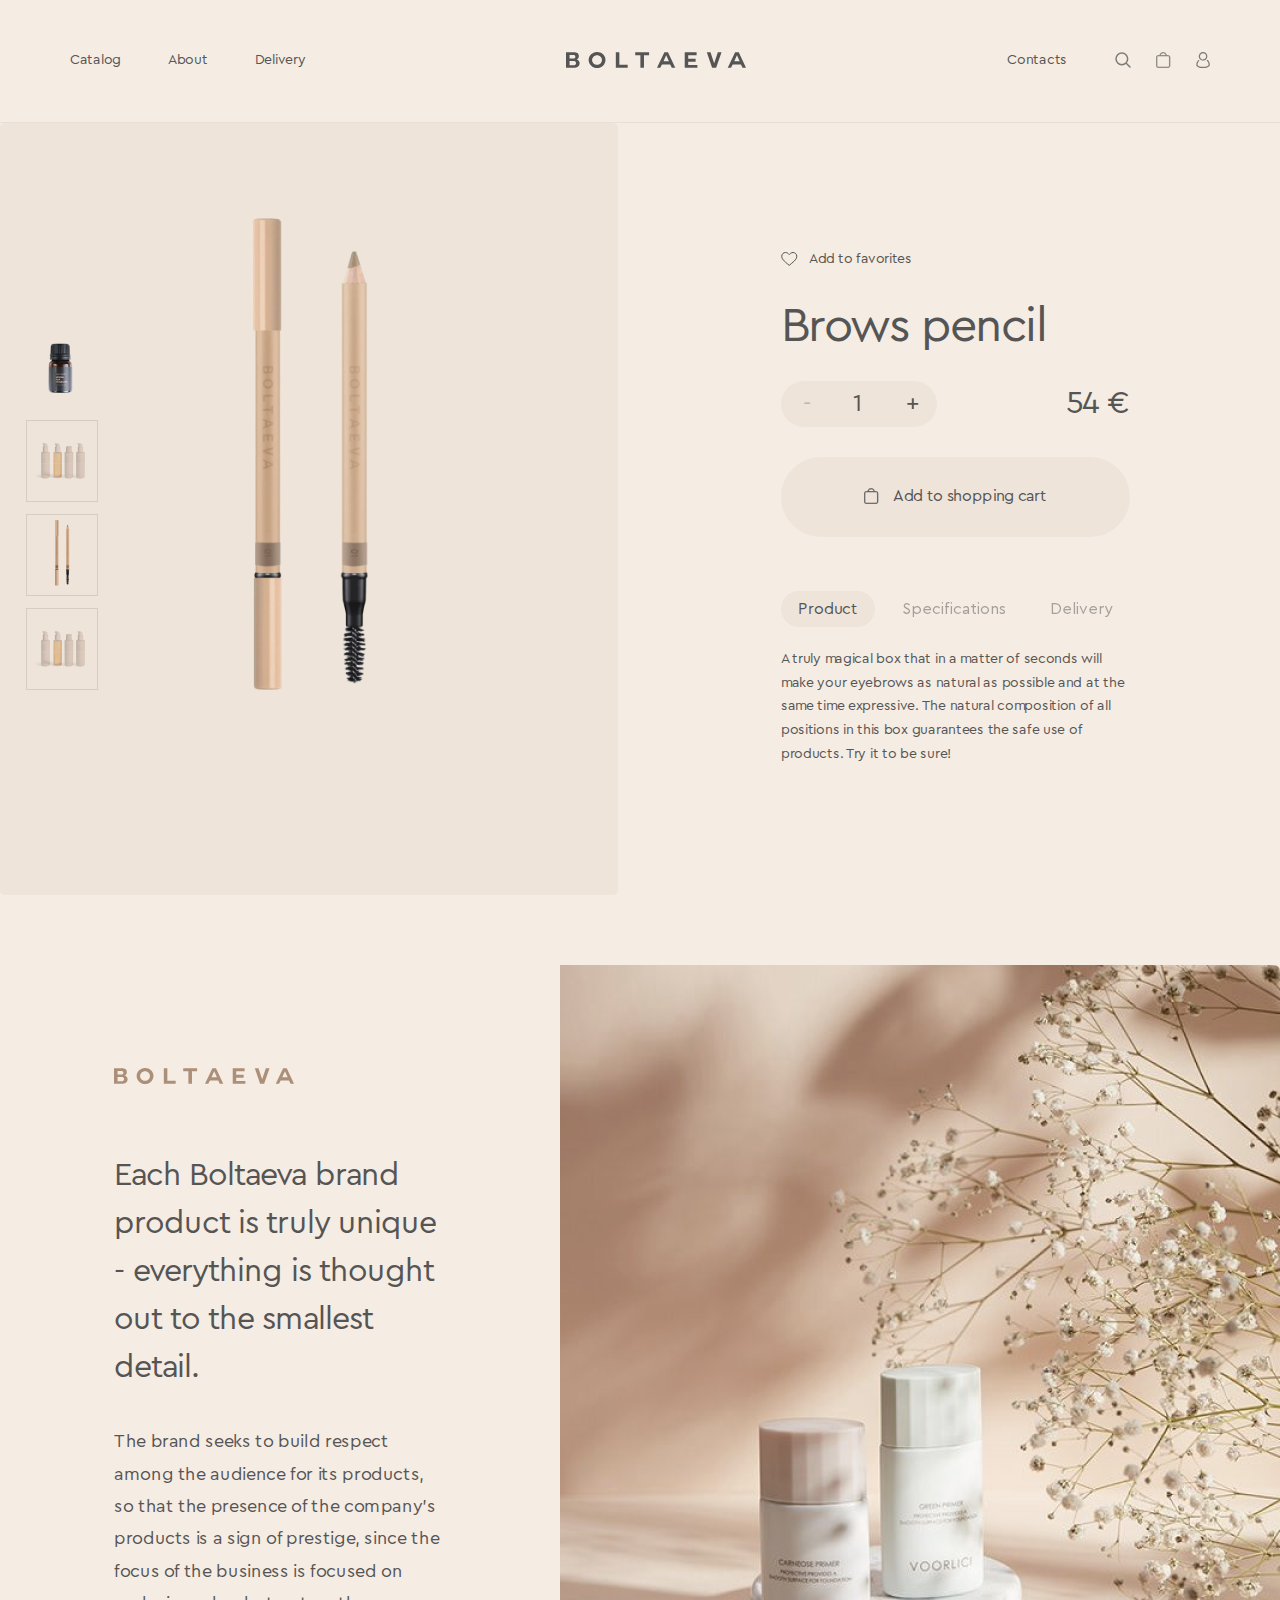
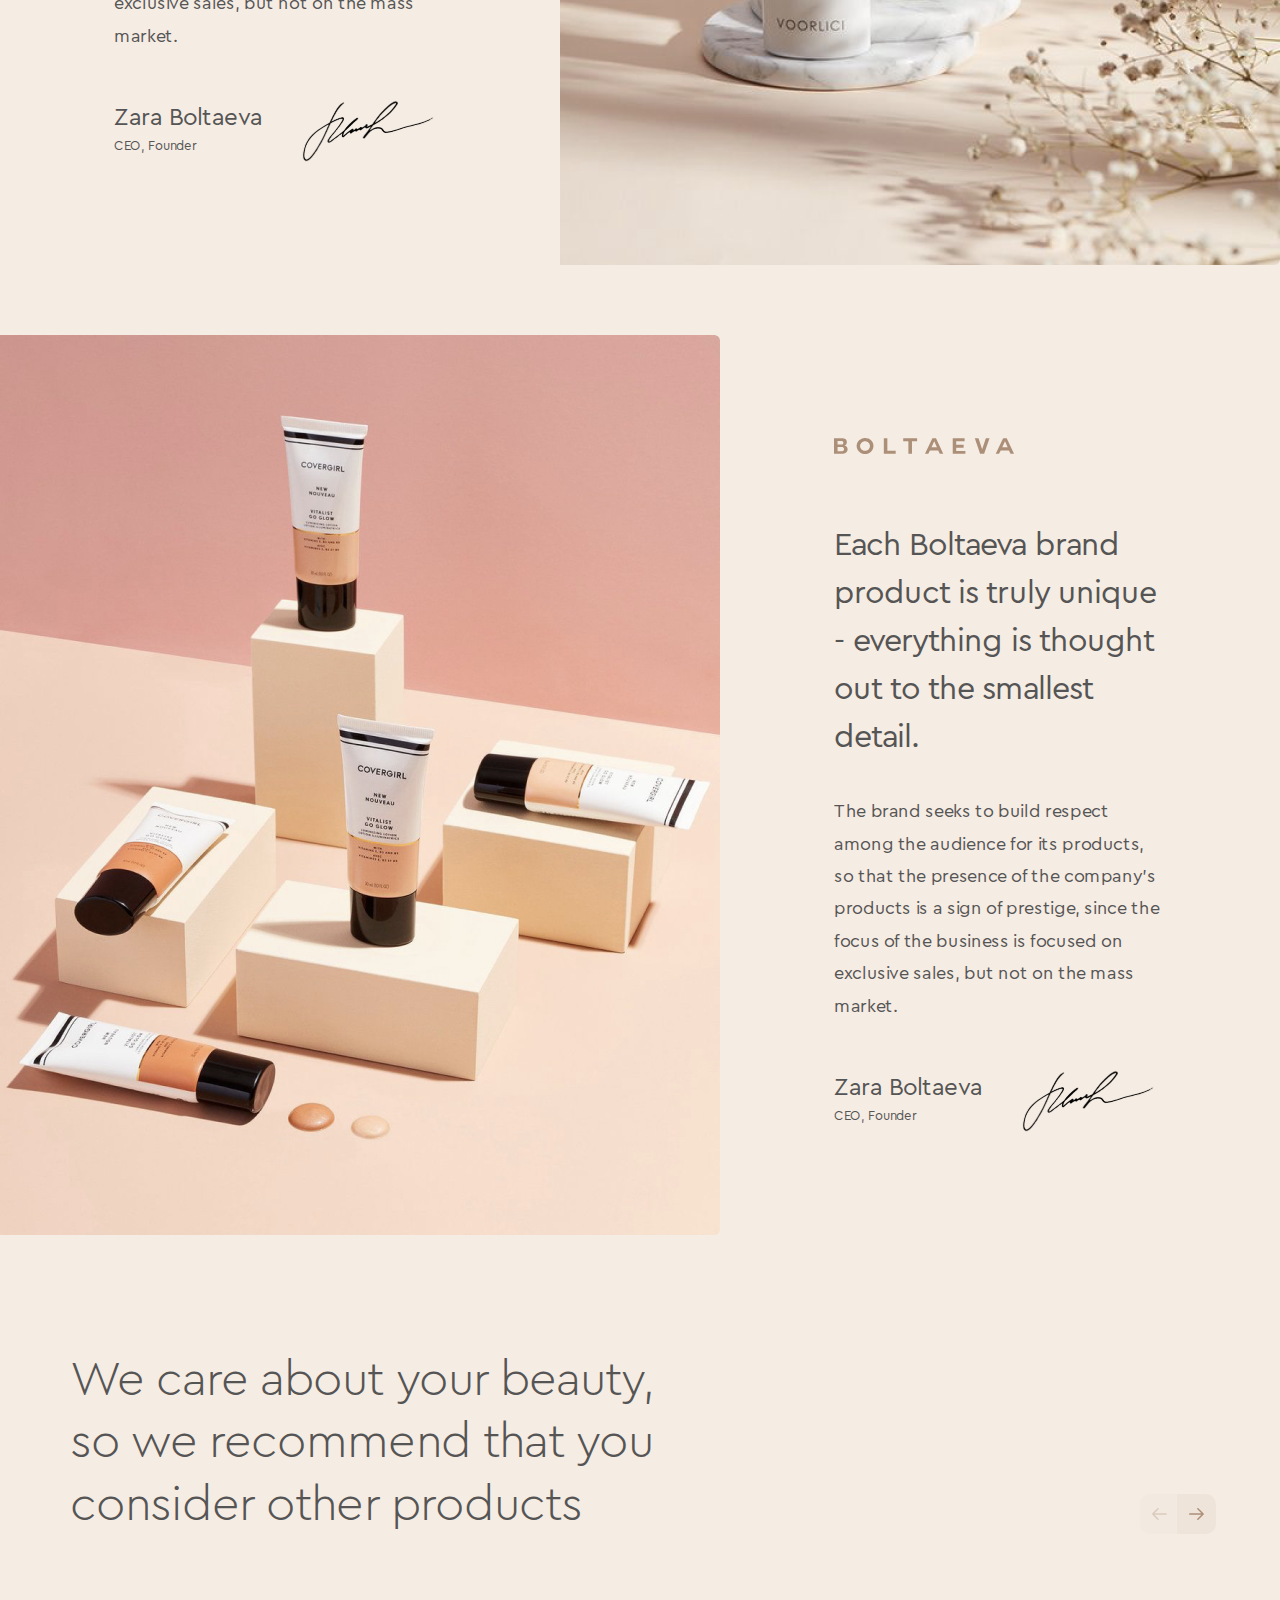
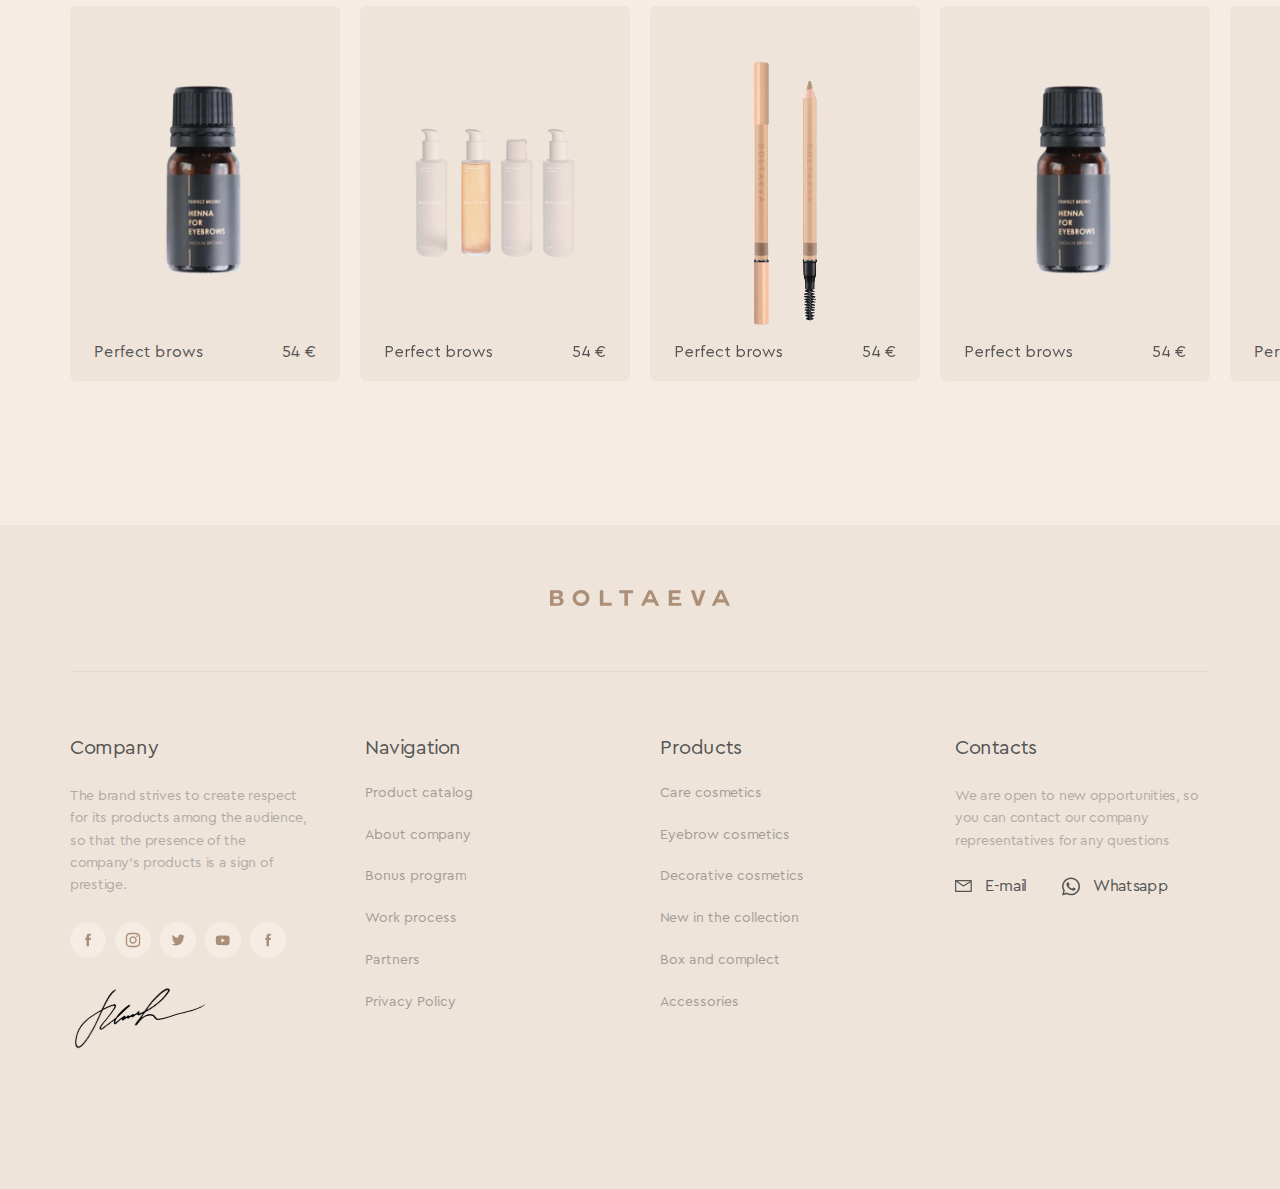
<file: card-product-pencil.html>
<!DOCTYPE html>
<html lang="en">
  <head>
    <meta charset="UTF-8" />
    <meta http-equiv="X-UA-Compatible" content="IE=edge" />
    <meta name="viewport" content="width=device-width, initial-scale=1.0" />
    <link
      rel="stylesheet"
      href="https://cdn.jsdelivr.net/npm/swiper@9/swiper-bundle.min.css"
    />
    <link rel="stylesheet" href="style.css" />
    <link rel="stylesheet" href="catalog.css" />
    <link rel="stylesheet" href="card-product-milk.css" />

    <title>Home</title>
  </head>
  <body>
    <div class="wrapper">
      <header class="header">
        <div class="header__container">
          <div class="header__body">
            <nav class="header-menu menu">
              <ul class="menu__list">
                <li class="menu__item">
                  <a href="catalog.html" class="menu__link">Catalog</a>
                </li>
                <li class="menu__item">
                  <a href="catalog.html" class="menu__link">About</a>
                </li>
                <li class="menu__item">
                  <a href="catalog.html" class="menu__link">Delivery</a>
                </li>
              </ul>
            </nav>
            <a href="index.html" class="header-logo">
              <img src="img/CATALOG/header/logo.svg" alt="Logo" />
              <a class="header-768px-logo" href="index.html"
                ><img src="img/CATALOG/header/logo.svg" alt="Logo"
              /></a>
            </a>
            <div class="header-contact__block">
              <a href="contacts.html" class="contact__link menu__link"
                >Contacts</a
              >
              <div class="nav__block-items">
                <a href="#" class="nav__block-item nav__block-item-1">
                  <img
                    class="search-icon"
                    src="img/CATALOG/header/search.svg"
                    alt="Search Icon"
                  />
                </a>
                <a href="#" class="nav__block-item nav__block-item-2">
                  <img
                    src="img/CATALOG/header/shop.svg"
                    class="shop-icon"
                    alt="Shop Icon"
                  />
                </a>
                <a href="profile.html" class="nav__block-item nav__block-item-3">
                  <img
                    class="client-icon"
                    src="img/CATALOG/header/client.svg"
                    alt="Client Icon"
                  />
                </a>
              </div>
            </div>
          </div>

          <!-- Burger Menu  -->
          <div class="burger-menu">
            <a href="#" class="burger-menu__button"
              ><span class="burger-menu__lines"></span
            ></a>
            <div class="burger-menu__nav">
              <div class="burger-menu__header">
                <a class="burger-menu__logo" href="index.html"
                  ><img src="img/CATALOG/header/320px/logo.svg" alt="Logo"
                /></a>
                <a href="#"
                  ><img src="img/CATALOG/header/shop.svg" alt="Shop Icon"
                /></a>
              </div>

              <nav class="burger-header-menu menu">
                <ul class="menu__list">
                  <li class="menu__item">
                    <a href="index.html" class="menu__link">Main page</a>
                  </li>
                  <li class="menu__item">
                    <a href="catalog.html" class="menu__link">Catalog</a>
                  </li>
                  <li class="menu__item">
                    <a href="about.html" class="menu__link">About</a>
                  </li>
                  <li class="menu__item">
                    <a href="delivery.html" class="menu__link">Delivery</a>
                  </li>
                  <li class="menu__item">
                    <a href="contacts.html" class="menu__link">Contacts</a>
                  </li>
                  <li class="menu__item">
                    <a href="bonus-program.html" class="menu__link"
                      >Bonus program</a
                    >
                  </li>
                  <li class="menu__item">
                    <a href="work-process.html" class="menu__link"
                      >Work process</a
                    >
                  </li>
                  <li class="menu__item">
                    <a href="partners.html" class="menu__link">Partners</a>
                  </li>
                </ul>
              </nav>

              <div class="photos__block">
                <img src="img/MAIN/320px/header-slider/02.png" alt="Image" />
                <img src="img/MAIN/320px/header-slider/01.png" alt="Image" />
                <p class="photos__block-text-1">Care</p>
                <img src="img/MAIN/320px/header-slider/03.png" alt="Image" />
                <p class="photos__block-text-2">Care</p>
              </div>

              <div class="menu__socs">
                <a href="#"
                  ><img
                    src="img/MAIN/320px/header-slider/fb.svg"
                    alt="Facebook Icon"
                /></a>
                <a href="#"
                  ><img
                    src="img/MAIN/320px/header-slider/insta.svg"
                    alt="Instagram Icon"
                /></a>
                <a href="#"
                  ><img
                    src="img/MAIN/320px/header-slider/tw.svg"
                    alt="Twitter Icon"
                /></a>
                <a href="#"
                  ><img
                    src="img/MAIN/320px/header-slider/youtube.svg"
                    alt="Youtube Icon"
                /></a>
                <a href="#"
                  ><img
                    src="img/MAIN/320px/header-slider/fb.svg"
                    alt="Facebook Icon"
                /></a>
              </div>
              <div class="menu__sign">
                <img
                  src="img/MAIN/320px/header-slider/sign.svg"
                  alt="Signature"
                />
              </div>
            </div>
            <div class="burger-menu__overlay"></div>
          </div>
          <!-- Burger Menu  -->
        </div>
      </header>

      <main class="page">
        <section class="page__card-milk card-milk">
          <div class="card-milk__body">
            <div class="card-milk__left-part">
              <img
                class="card-milk__left-part-img"
                src="img/CARD-PRODUCT-PENCIL/01.png"
                alt="Card Product Image"
              />
              <div class="card-milk__photo_items">
                <a href="card-product-bottle.html">
                  <img
                    src="img/CARD-PRODUCT-MILK/04.png"
                    alt="Card Product Image"
                  />
                  <a href="card-product-milk.html">
                    <img
                      src="img/CARD-PRODUCT-MILK/02.png"
                      alt="Card Product Image"
                  /></a>
                  <a href="card-product-pencil.html"
                    ><img
                      src="img/CARD-PRODUCT-MILK/03.png"
                      alt="Card Product Image"
                  /></a>
                  <a href="card-product-milk.html">
                    <img
                      src="img/CARD-PRODUCT-MILK/02.png"
                      alt="Card Product Image"
                  /></a>
                </a>
              </div>
            </div>
            <div class="card-milk__right-part">
              <div class="card-milk__r-p-favorite">
                <img
                  class="favorite-icon-fav"
                  src="img/CARD-PRODUCT-MILK/favorite.svg"
                  alt="Favorite Icon"
                />
                <p class="favorite-text">Add to favorites</p>
              </div>
              <h1 class="favorite-title">Brows pencil</h1>
              <div class="favorite-quantity_price">
                <div class="favorite-quantity-block">
                  <p class="favorite-quantity">
                    <span class="minus">-</span>
                    <span class="number-favorite">1</span>
                    <span id="plus" class="plus">+</span>
                  </p>
                </div>
                <p class="favorite-price">54 €</p>
              </div>
              <a href="#" class="favorite-button"
                ><img src="img/CARD-PRODUCT-MILK/shop.svg" alt="Shop Icon" />
                Add to shopping cart</a
              >
              <div class="favorite-info-block">
                <a href="#" class="favorite-info-product">Product</a>
                <a href="#" class="favorite-info-specifications"
                  >Specifications</a
                >
                <a href="#" class="favorite-info-delivery">Delivery</a>
              </div>
              <p class="favorite-description">
                A truly magical box that in a matter of seconds will make your
                eyebrows as natural as possible and at the same time expressive.
                The natural composition of all positions in this box guarantees
                the safe use of products. Try it to be sure!
              </p>
            </div>
          </div>
        </section>

        <section class="page__brand-product brand-product c-d-brand-product-1">
          <div class="brand-product__body">
            <div class="brand-product__right-part">
              <img
                src="img/CATALOG/brand-product/02.svg"
                class="brand-product-logo"
                alt="Logo"
              />
              <p class="right-part__title">
                Each Boltaeva brand product is truly unique - everything is
                thought out to the smallest detail.
              </p>
              <p class="right-part__text">
                The brand seeks to build respect among the audience for its
                products, so that the presence of the company's products is a
                sign of prestige, since the focus of the business is focused on
                exclusive sales, but not on the mass market.
              </p>
              <div class="brand-product__right-part-contacts">
                <div class="right-part-contacts__left-part">
                  <p class="contacts__name">Zara Boltaeva</p>
                  <p class="contacts__position">CEO, Founder</p>
                </div>
                <div class="right-part-contacts__right-part">
                  <img src="img/MAIN/each/sign.svg" alt="Signature" />
                </div>
              </div>
            </div>
            <div class="brand-product__left-part">
              <img
                src="img/CATALOG/brand-product/01.png"
                alt="Brand Product Image"
              />
            </div>
          </div>
        </section>

        <section class="page__brand-product brand-product c-d-brand-product-2">
          <div class="brand-product__body">
            <div class="brand-product__left-part">
              <img src="img/MAIN/each/01.png" alt="Brand Product Image" />
            </div>
            <div class="brand-product__right-part">
              <img
                src="img/MAIN/each/02.svg"
                class="brand-product-logo"
                alt="Logo"
              />
              <p class="right-part__title">
                Each Boltaeva brand product is truly unique - everything is
                thought out to the smallest detail.
              </p>
              <p class="right-part__text">
                The brand seeks to build respect among the audience for its
                products, so that the presence of the company's products is a
                sign of prestige, since the focus of the business is focused on
                exclusive sales, but not on the mass market.
              </p>
              <div class="brand-product__right-part-contacts">
                <div class="right-part-contacts__left-part">
                  <p class="contacts__name">Zara Boltaeva</p>
                  <p class="contacts__position">CEO, Founder</p>
                </div>
                <div class="right-part-contacts__right-part">
                  <img src="img/MAIN/each/sign.svg" alt="Signature" />
                </div>
              </div>
            </div>
          </div>
        </section>

        <section class="page__gallery gallery">
          <div class="gallery__container">
            <div class="real-society__block-title">
              <p class="real-society__title">
                We care about your beauty, so we recommend that you consider
                other products
              </p>
              <div class="gallery-pagination">
                <!-- If we need navigation buttons -->
                <div class="swiper-button-prev gallery-swiper-button-prev-1">
                  <img
                    src="img/CARD-PRODUCT-MILK/arrow-left-brown.svg"
                    alt="Left Arrow Icon"
                  />
                </div>
                <div class="swiper-button-next gallery-swiper-button-next-1">
                  <img
                    src="img/CARD-PRODUCT-MILK/arrow-right-brown.svg"
                    alt="Right Arrow Icon"
                  />
                </div>
              </div>
            </div>
            <!-- Slider main container -->
            <div class="swiper gallery-swiper-1">
              <!-- Additional required wrapper -->
              <div class="swiper-wrapper gallery-swiper-wrapper-1">
                <!-- Slides -->
                <div class="swiper-slide">
                  <div class="gallery-item">
                    <a href="card-product-bottle.html">
                      <img
                        class="gallery-item-image"
                        src="img/MAIN/under-header/1.02.png"
                        alt="Gallery Image"
                    /></a>
                    <div class="swiper-slide-info">
                      <p class="stuff-name">Perfect brows</p>
                      <p class="stuff-price">54 €</p>
                    </div>
                  </div>

                  <div class="gallery-item no-see-3">
                    <a href="card-product-milk.html">
                      <img
                        src="img/MAIN/under-header/1.03.png"
                        class="bottles"
                        alt="Gallery Image"
                    /></a>
                    <div class="swiper-slide-info">
                      <p class="stuff-name">Perfect brows</p>
                      <p class="stuff-price">54 €</p>
                    </div>
                  </div>

                  <div class="gallery-item no-see-2">
                    <a href="card-product-pencil.html">
                      <img
                        src="img/MAIN/under-header/1.04.png"
                        class="pencil"
                        alt="Gallery Image"
                    /></a>
                    <div class="swiper-slide-info">
                      <p class="stuff-name">Perfect brows</p>
                      <p class="stuff-price">54 €</p>
                    </div>
                  </div>

                  <div class="gallery-item no-see">
                    <a href="card-product-bottle.html">
                      <img
                        class="gallery-item-image"
                        src="img/MAIN/under-header/1.02.png"
                        alt="Gallery Image"
                    /></a>
                    <div class="swiper-slide-info">
                      <p class="stuff-name">Perfect brows</p>
                      <p class="stuff-price">54 €</p>
                    </div>
                  </div>
                </div>

                <div class="swiper-slide">
                  <div class="gallery-item">
                    <a href="card-product-bottle.html">
                      <img
                        class="gallery-item-image"
                        src="img/MAIN/under-header/1.02.png"
                        alt="Gallery Image"
                    /></a>
                    <div class="swiper-slide-info">
                      <p class="stuff-name">Perfect brows</p>
                      <p class="stuff-price">54 €</p>
                    </div>
                  </div>

                  <div class="gallery-item no-see-3">
                    <a href="card-product-milk.html">
                      <img
                        src="img/MAIN/under-header/1.03.png"
                        class="bottles"
                        alt="Gallery Image"
                    /></a>
                    <div class="swiper-slide-info">
                      <p class="stuff-name">Perfect brows</p>
                      <p class="stuff-price">54 €</p>
                    </div>
                  </div>

                  <div class="gallery-item no-see-2">
                    <a href="card-product-pencil.html">
                      <img
                        src="img/MAIN/under-header/1.04.png"
                        class="pencil"
                        alt="Gallery Image"
                    /></a>
                    <div class="swiper-slide-info">
                      <p class="stuff-name">Perfect brows</p>
                      <p class="stuff-price">54 €</p>
                    </div>
                  </div>

                  <div class="gallery-item no-see">
                    <a href="card-product-bottle.html">
                      <img
                        class="gallery-item-image"
                        src="img/MAIN/under-header/1.02.png"
                        alt="Gallery Image"
                    /></a>
                    <div class="swiper-slide-info">
                      <p class="stuff-name">Perfect brows</p>
                      <p class="stuff-price">54 €</p>
                    </div>
                  </div>
                </div>
              </div>
            </div>
          </div>
        </section>
      </main>

      <footer class="footer">
        <div class="footer__container">
          <div class="footer__block-logo">
            <img src="img/MAIN/footer/footer-logo.svg" alt="Logo" />
          </div>
          <div class="footer__body">
            <div class="footer__items">
              <div class="footer__item">
                <h3 class="footer__main-title">Company</h3>
                <p class="footer-text">
                  The brand strives to create respect for its products among the
                  audience, so that the presence of the company's products is a
                  sign of prestige.
                </p>
                <div class="footer__contacts-768px">
                  <a href="mailto:"
                    ><img
                      src="img/MAIN/footer/mail.svg"
                      alt="Mail Icon"
                    />E-mail</a
                  >
                  <a href="tel:+"
                    ><img
                      src="img/MAIN/footer/whatsapp.svg"
                      alt="Whatsapp Icon"
                    />Whatsapp</a
                  >
                </div>
                <div class="footer__socs">
                  <a href="#">
                    <img src="img/MAIN/footer/fb.svg" alt="Facebook Icon" />
                  </a>
                  <a href="#">
                    <img src="img/MAIN/footer/insta.svg" alt="Instagram Icon" />
                  </a>
                  <a href="#">
                    <img src="img/MAIN/footer/tw.svg" alt="Twitter Icon" />
                  </a>
                  <a href="#">
                    <img src="img/MAIN/footer/youtube.svg" alt="Youtube Icon" />
                  </a>
                  <a href="#">
                    <img src="img/MAIN/footer/fb.svg" alt="Facebook Icon" />
                  </a>
                </div>
                <img
                  class="footer-sign"
                  src="img/MAIN/footer/sign.svg"
                  alt="Signature"
                />
              </div>

              <div class="footer__item">
                <h3 class="footer__main-title">Navigation</h3>
                <a href="catalog.html" class="footer__link">Product catalog</a>
                <a href="about.html" class="footer__link">About company</a>
                <a href="bonus-program.html" class="footer__link">Bonus program</a>
                <a href="work-process.html" class="footer__link">Work process</a>
                <a href="partners.html" class="footer__link">Partners</a>
                <a href="privacy-policy.html" class="footer__link">Privacy Policy</a>
              </div>

              <div class="footer__item">
                <h3 class="footer__main-title">Products</h3>
                <a href="#" class="footer__link">Care cosmetics</a>
                <a href="#" class="footer__link">Eyebrow cosmetics</a>
                <a href="#" class="footer__link">Decorative cosmetics</a>
                <a href="#" class="footer__link">New in the collection</a>
                <a href="#" class="footer__link">Box and complect</a>
                <a href="#" class="footer__link">Accessories</a>
              </div>

              <div class="footer__item">
                <h3 class="footer__main-title">Contacts</h3>
                <p class="footer-text">
                  We are open to new opportunities, so you can contact our
                  company representatives for any questions
                </p>
                <div class="footer__contacts">
                  <a href="mailto:"
                    ><img
                      src="img/MAIN/footer/mail.svg"
                      alt="Mail Icon"
                    />E-mail</a
                  >
                  <a href="tel:+"
                    ><img
                      src="img/MAIN/footer/whatsapp.svg"
                      alt="Whatsapp Icon"
                    />Whatsapp</a
                  >
                </div>
              </div>

              <div class="footer__copy">
                <p class="footer-copy">All rights reserved (c) BOLTAEVA 2022</p>
              </div>
            </div>
          </div>
        </div>
      </footer>
    </div>

    <script src="https://code.jquery.com/jquery-3.3.1.min.js"></script>
    <script src="https://cdn.jsdelivr.net/npm/swiper@9/swiper-bundle.min.js"></script>
    <script src="js/card-product-milk.js"></script>
  </body>
</html>
</file>
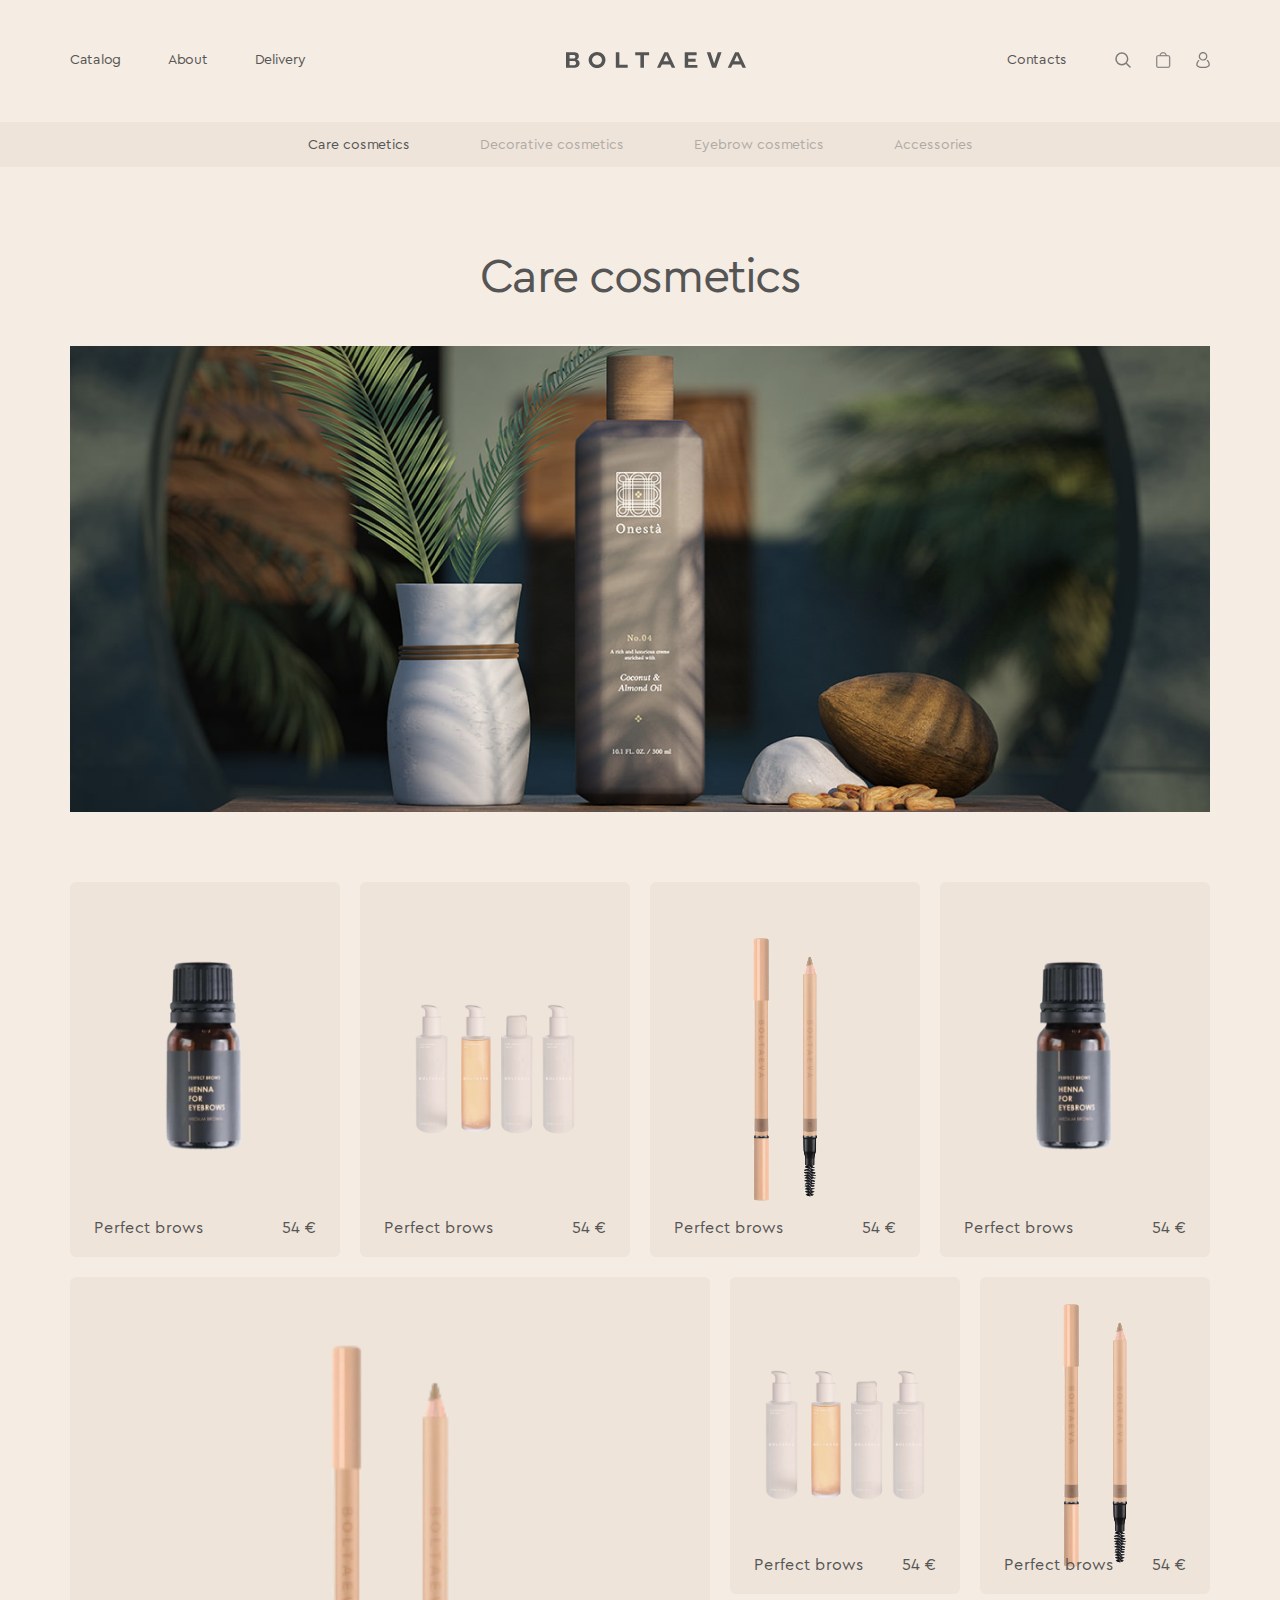
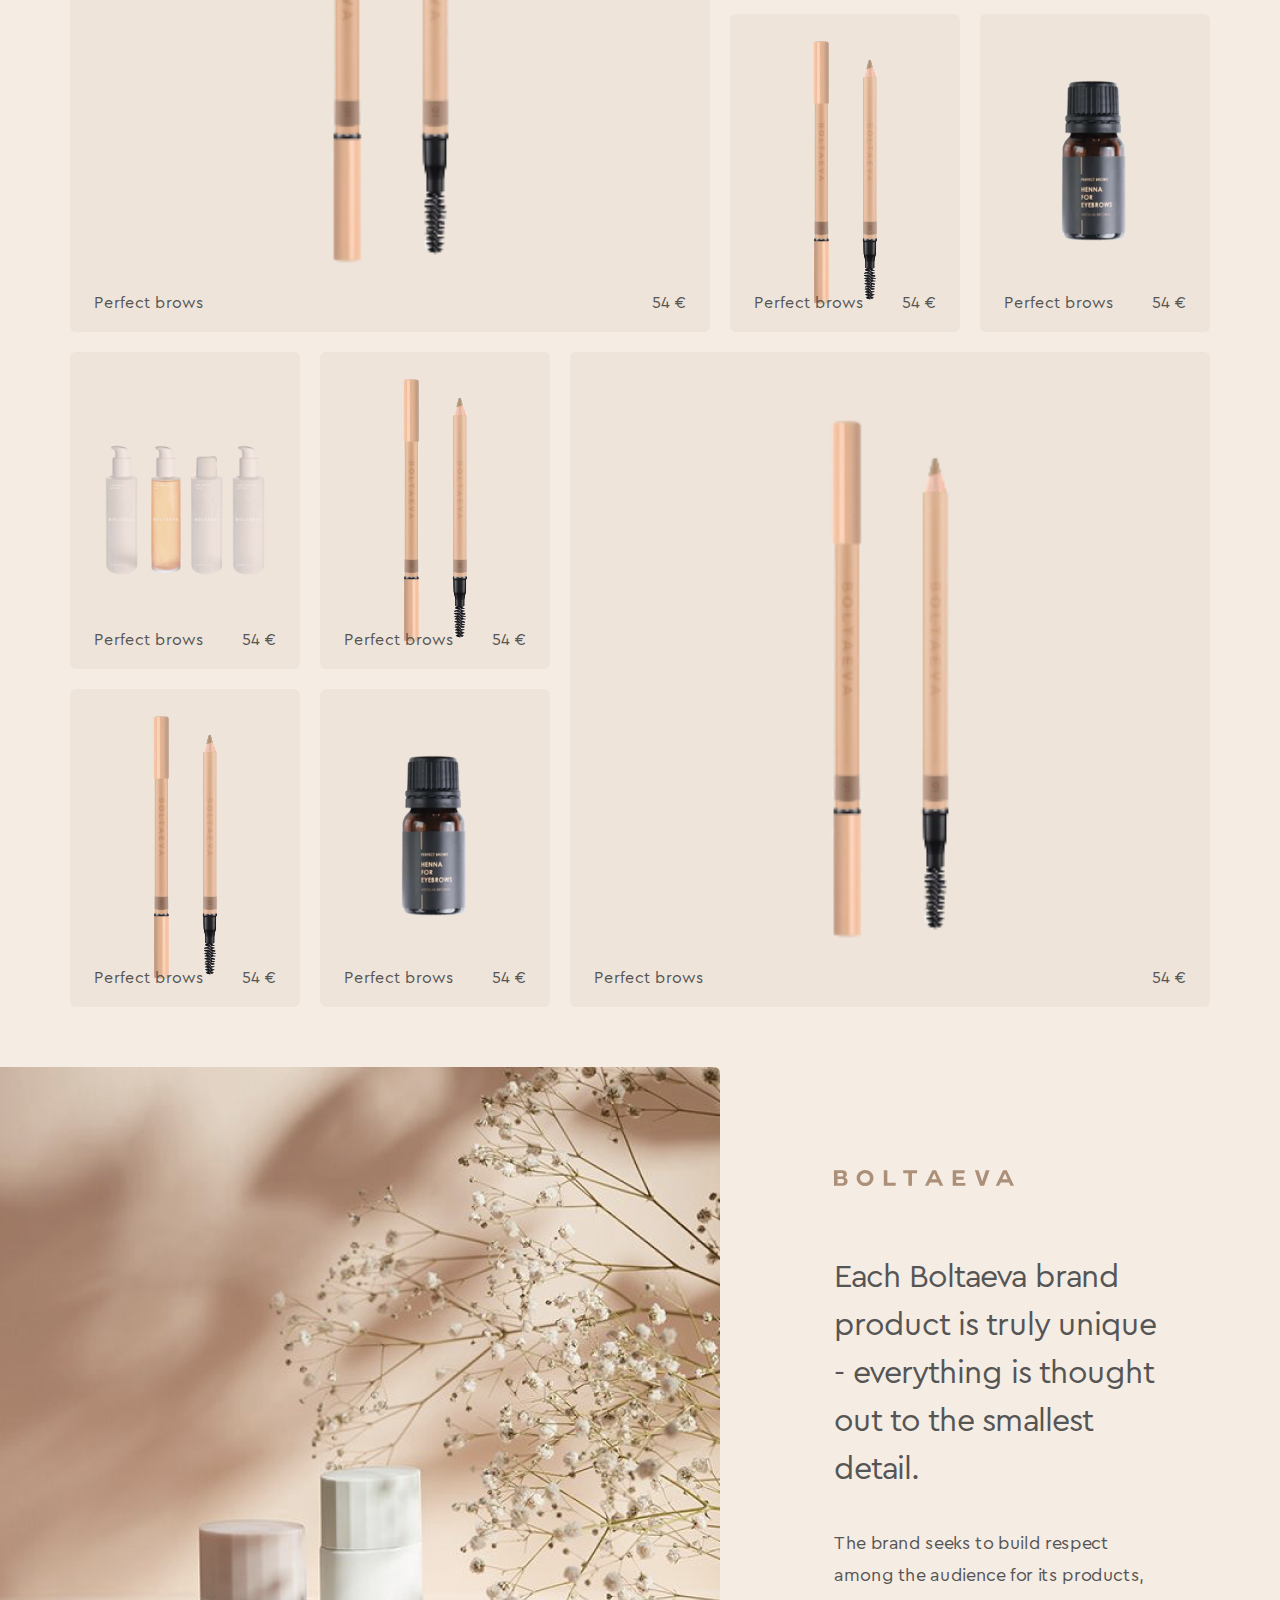
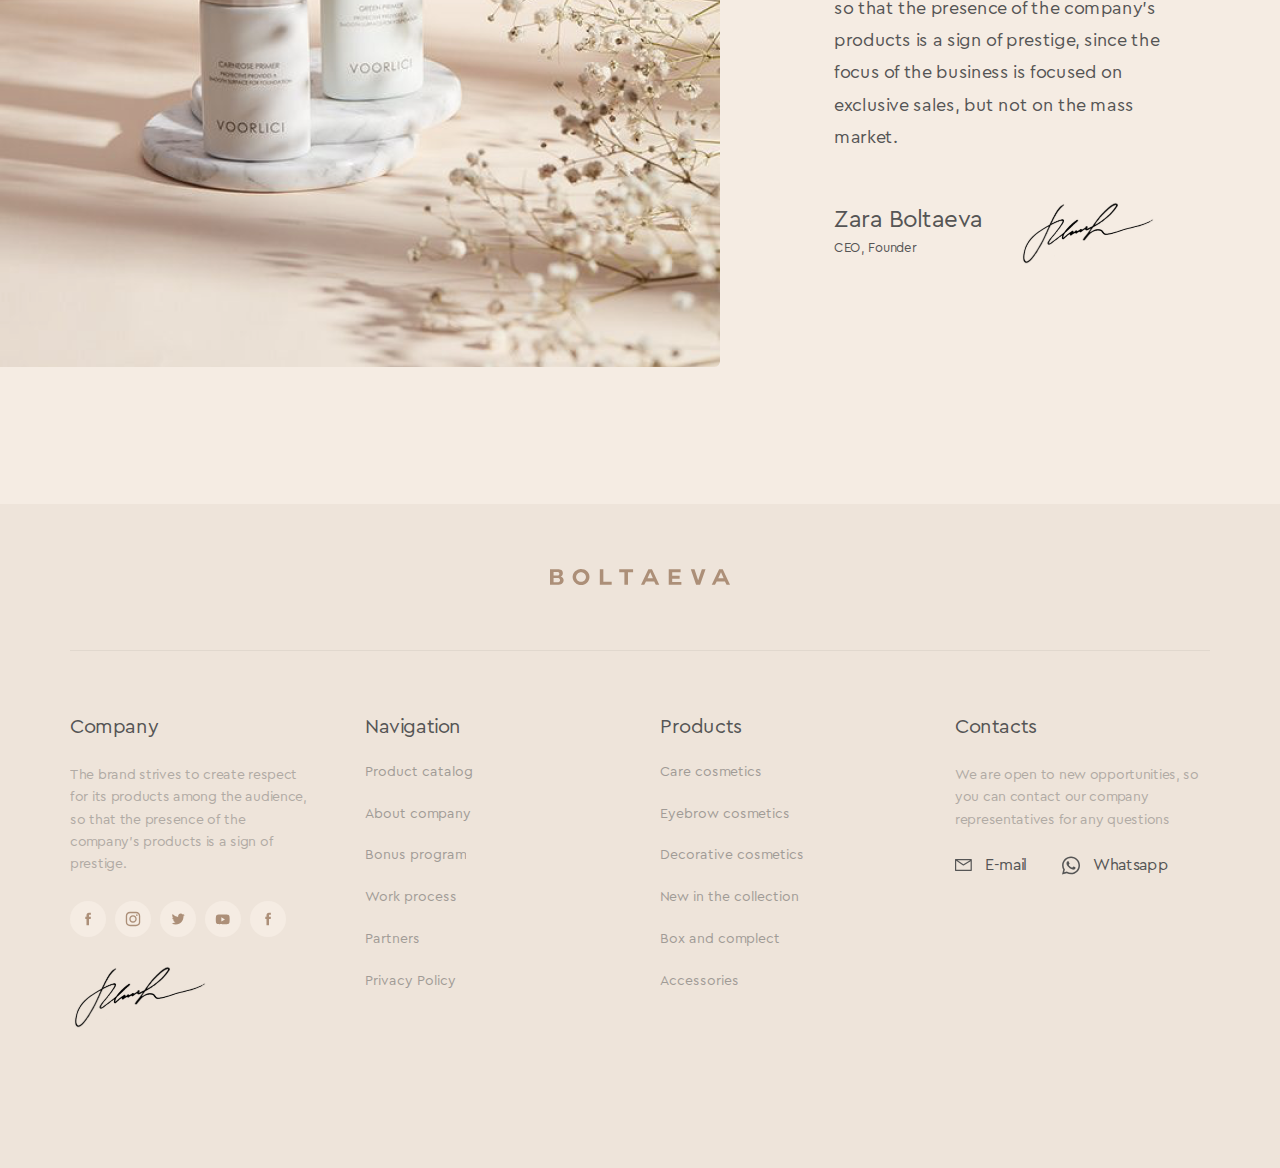
<file: catalog.html>
<!DOCTYPE html>
<html lang="en">
  <head>
    <meta charset="UTF-8" />
    <meta http-equiv="X-UA-Compatible" content="IE=edge" />
    <meta name="viewport" content="width=device-width, initial-scale=1.0" />
    <link
      rel="stylesheet"
      href="https://cdn.jsdelivr.net/npm/swiper@9/swiper-bundle.min.css"
    />
    <link rel="stylesheet" href="style.css" />
    <link rel="stylesheet" href="catalog.css" />
    <title>Home</title>
  </head>
  <body>
    <div class="wrapper">
      <header class="header">
        <div class="header__container">
          <div class="header__body">
            <nav class="header-menu menu">
              <ul class="menu__list">
                <li class="menu__item">
                  <a href="catalog.html" class="menu__link">Catalog</a>
                </li>
                <li class="menu__item">
                  <a href="about.html" class="menu__link">About</a>
                </li>
                <li class="menu__item">
                  <a href="delivery.html" class="menu__link">Delivery</a>
                </li>
              </ul>
            </nav>
            <a href="index.html" class="header-logo">
              <img src="img/CATALOG/header/logo.svg" alt="Logo" />
              <a class="header-768px-logo" href="index.html"
                ><img src="img/CATALOG/header/logo.svg" alt="Logo"
              /></a>
            </a>
            <div class="header-contact__block">
              <a href="contacts.html" class="contact__link menu__link"
                >Contacts</a
              >
              <div class="nav__block-items">
                <a href="#" class="nav__block-item nav__block-item-1">
                  <img
                    class="search-icon"
                    src="img/CATALOG/header/search.svg"
                    alt="Search Icon"
                  />
                </a>
                <a href="#" class="nav__block-item nav__block-item-2">
                  <img
                    src="img/CATALOG/header/shop.svg"
                    class="shop-icon"
                    alt="Shop Icon"
                  />
                </a>
                <a
                  href="profile.html"
                  class="nav__block-item nav__block-item-3"
                >
                  <img
                    class="client-icon"
                    src="img/CATALOG/header/client.svg"
                    alt="Client Icon"
                  />
                </a>
              </div>
            </div>
          </div>

          <!-- Burger Menu  -->
          <div class="burger-menu">
            <a href="#" class="burger-menu__button"
              ><span class="burger-menu__lines"></span
            ></a>
            <div class="burger-menu__nav">
              <div class="burger-menu__header">
                <a class="burger-menu__logo" href="index.html"
                  ><img src="img/CATALOG/header/320px/logo.svg" alt="Logo"
                /></a>
                <a href="#"
                  ><img src="img/CATALOG/header/shop.svg" alt="Shop Icon"
                /></a>
              </div>

              <nav class="burger-header-menu menu">
                <ul class="menu__list">
                  <li class="menu__item">
                    <a href="index.html" class="menu__link">Main page</a>
                  </li>
                  <li class="menu__item">
                    <a href="catalog.html" class="menu__link">Catalog</a>
                  </li>
                  <li class="menu__item">
                    <a href="about.html" class="menu__link">About</a>
                  </li>
                  <li class="menu__item">
                    <a href="delivery.html" class="menu__link">Delivery</a>
                  </li>
                  <li class="menu__item">
                    <a href="contacts.html" class="menu__link">Contacts</a>
                  </li>
                  <li class="menu__item">
                    <a href="bonus-program.html" class="menu__link"
                      >Bonus program</a
                    >
                  </li>
                  <li class="menu__item">
                    <a href="work-process.html" class="menu__link"
                      >Work process</a
                    >
                  </li>
                  <li class="menu__item">
                    <a href="partners.html" class="menu__link">Partners</a>
                  </li>
                </ul>
              </nav>

              <div class="photos__block">
                <img src="img/MAIN/320px/header-slider/02.png" alt="Image" />
                <img src="img/MAIN/320px/header-slider/01.png" alt="Image" />
                <p class="photos__block-text-1">Care</p>
                <img src="img/MAIN/320px/header-slider/03.png" alt="Image" />
                <p class="photos__block-text-2">Care</p>
              </div>

              <div class="menu__socs">
                <a href="#"
                  ><img
                    src="img/MAIN/320px/header-slider/fb.svg"
                    alt="Facebook Icon"
                /></a>
                <a href="#"
                  ><img
                    src="img/MAIN/320px/header-slider/insta.svg"
                    alt="Instagram Icon"
                /></a>
                <a href="#"
                  ><img
                    src="img/MAIN/320px/header-slider/tw.svg"
                    alt="Twitter Icon"
                /></a>
                <a href="#"
                  ><img
                    src="img/MAIN/320px/header-slider/youtube.svg"
                    alt="Youtube Icon"
                /></a>
                <a href="#"
                  ><img
                    src="img/MAIN/320px/header-slider/fb.svg"
                    alt="Facebook Icon"
                /></a>
              </div>
              <div class="menu__sign">
                <img
                  src="img/MAIN/320px/header-slider/sign.svg"
                  alt="Signature"
                />
              </div>
            </div>
            <div class="burger-menu__overlay"></div>
          </div>
          <!-- Burger Menu  -->
        </div>
      </header>

      <main class="page">
        <section class="care-cosmetics__page care-cosmetics">
          <div class="care-cosmetics__body">
            <ul class="care-cosmetics__list">
              <li class="care-cosmetics__item">
                <a href="#" class="care-cosmetics__link active"
                  >Care cosmetics</a
                >
              </li>
              <li class="care-cosmetics__item">
                <a href="#" class="care-cosmetics__link"
                  >Decorative cosmetics</a
                >
              </li>
              <li class="care-cosmetics__item">
                <a href="#" class="care-cosmetics__link">Eyebrow cosmetics</a>
              </li>
              <li class="care-cosmetics__item">
                <a href="#" class="care-cosmetics__link">Accessories</a>
              </li>
            </ul>
          </div>
          <div class="care-cosmetics__container">
            <h1 class="h1">Care cosmetics</h1>
            <div class="care-cosmetics__image">
              <img
                src="img/CATALOG/care-cosmetics-block/01.png"
                alt="Care Cosmetics Image"
              />
              <img
                src="img/CATALOG/care-cosmetics-block/01-768px.png"
                alt="Care Cosmetics Image"
              />
            </div>
          </div>
        </section>

        <section class="page__gallery gallery">
          <div class="gallery__container">
            <div class="gallery__items-first-row">
              <div class="gallery__item-fw">
                <a href="card-product-bottle.html"
                  ><img
                    class="gallery-item-image"
                    src="img/MAIN/under-header/1.02.png"
                    alt="Gallery Image"
                /></a>
                <div class="gallery-item-info">
                  <p class="stuff-name">Perfect brows</p>
                  <p class="stuff-price">54 €</p>
                </div>
              </div>
              <div class="gallery__item-fw">
                <a href="card-product-milk.html"
                  ><img
                    src="img/MAIN/under-header/1.03.png"
                    class="bottles"
                    alt="Gallery Image"
                /></a>

                <div class="gallery-item-info">
                  <p class="stuff-name">Perfect brows</p>
                  <p class="stuff-price">54 €</p>
                </div>
              </div>
              <div class="gallery__item-fw">
                <a href="card-product-pencil.html"
                  ><img
                    src="img/MAIN/under-header/1.04.png"
                    class="pencil"
                    alt="Gallery Image"
                /></a>
                <div class="gallery-item-info">
                  <p class="stuff-name">Perfect brows</p>
                  <p class="stuff-price">54 €</p>
                </div>
              </div>
              <div class="gallery__item-fw">
                <a href="card-product-bottle.html"
                  ><img
                    class="gallery-item-image"
                    src="img/MAIN/under-header/1.02.png"
                    alt="Gallery Image"
                /></a>

                <div class="gallery-item-info">
                  <p class="stuff-name">Perfect brows</p>
                  <p class="stuff-price">54 €</p>
                </div>
              </div>
            </div>

            <div class="gallery__items-second-row">
              <div class="gallery__item-sw">
                <a href="card-product-pencil.html">
                  <img
                    src="img/MAIN/under-header/1.04.png"
                    class="pencil"
                    alt="Gallery Image"
                /></a>
                <div class="gallery-item-info">
                  <p class="stuff-name">Perfect brows</p>
                  <p class="stuff-price">54 €</p>
                </div>
              </div>
              <div class="gallery__item-sw">
                <a href="card-product-milk.html"
                  ><img
                    src="img/MAIN/under-header/1.03.png"
                    class="bottles"
                    alt="Gallery Image"
                /></a>
                <div class="gallery-item-info">
                  <p class="stuff-name">Perfect brows</p>
                  <p class="stuff-price">54 €</p>
                </div>
              </div>
              <div class="gallery__item-sw">
                <a href="card-product-pencil.html"
                  ><img
                    src="img/MAIN/under-header/1.04.png"
                    class="pencil"
                    alt="Gallery Image"
                /></a>

                <div class="gallery-item-info">
                  <p class="stuff-name">Perfect brows</p>
                  <p class="stuff-price">54 €</p>
                </div>
              </div>
              <div class="gallery__item-sw">
                <a href="card-product-pencil.html">
                  <img
                    src="img/MAIN/under-header/1.04.png"
                    class="pencil"
                    alt="Gallery Image"
                /></a>

                <div class="gallery-item-info">
                  <p class="stuff-name">Perfect brows</p>
                  <p class="stuff-price">54 €</p>
                </div>
              </div>
              <div class="gallery__item-sw">
                <a href="card-product-bottle.html"
                  ><img
                    class="gallery-item-image"
                    src="img/MAIN/under-header/1.02.png"
                    alt="Gallery Image"
                /></a>
                <div class="gallery-item-info">
                  <p class="stuff-name">Perfect brows</p>
                  <p class="stuff-price">54 €</p>
                </div>
              </div>
            </div>

            <div class="gallery__items-third-row">
              <div class="gallery__item-tw">
                <a href="card-product-milk.html"
                  ><img
                    src="img/MAIN/under-header/1.03.png"
                    class="bottles"
                    alt="Gallery Image"
                /></a>
                <div class="gallery-item-info">
                  <p class="stuff-name">Perfect brows</p>
                  <p class="stuff-price">54 €</p>
                </div>
              </div>
              <div class="gallery__item-tw">
                <a href="card-product-pencil.html"
                  ><img
                    src="img/MAIN/under-header/1.04.png"
                    class="pencil"
                    alt="Gallery Image"
                /></a>
                <div class="gallery-item-info">
                  <p class="stuff-name">Perfect brows</p>
                  <p class="stuff-price">54 €</p>
                </div>
              </div>
              <div class="gallery__item-tw">
                <a href="card-product-pencil.html"
                  ><img
                    src="img/MAIN/under-header/1.04.png"
                    class="pencil"
                    alt="Gallery Image"
                /></a>
                <div class="gallery-item-info">
                  <p class="stuff-name">Perfect brows</p>
                  <p class="stuff-price">54 €</p>
                </div>
              </div>
              <div class="gallery__item-tw">
                <a href="card-product-pencil.html"
                  ><img
                    src="img/MAIN/under-header/1.04.png"
                    class="pencil"
                    alt="Gallery Image"
                /></a>
                <div class="gallery-item-info">
                  <p class="stuff-name">Perfect brows</p>
                  <p class="stuff-price">54 €</p>
                </div>
              </div>
              <div class="gallery__item-tw">
                <a href="card-product-bottle.html"
                  ><img
                    class="gallery-item-image"
                    src="img/MAIN/under-header/1.02.png"
                    alt="Gallery Image"
                /></a>
                <div class="gallery-item-info">
                  <p class="stuff-name">Perfect brows</p>
                  <p class="stuff-price">54 €</p>
                </div>
              </div>
            </div>
          </div>
        </section>

        <section class="page__brand-product brand-product">
          <div class="brand-product__body">
            <div class="brand-product__left-part">
              <img
                src="img/CATALOG/brand-product/01.png"
                alt="Brand Product Image"
              />
            </div>
            <div class="brand-product__right-part">
              <img
                src="img/CATALOG/brand-product/02.svg"
                class="brand-product-logo"
                alt="Logo"
              />
              <p class="right-part__title">
                Each Boltaeva brand product is truly unique - everything is
                thought out to the smallest detail.
              </p>
              <p class="right-part__text">
                The brand seeks to build respect among the audience for its
                products, so that the presence of the company's products is a
                sign of prestige, since the focus of the business is focused on
                exclusive sales, but not on the mass market.
              </p>
              <div class="brand-product__right-part-contacts">
                <div class="right-part-contacts__left-part">
                  <p class="contacts__name">Zara Boltaeva</p>
                  <p class="contacts__position">CEO, Founder</p>
                </div>
                <div class="right-part-contacts__right-part">
                  <img src="img/MAIN/each/sign.svg" alt="Signature" />
                </div>
              </div>
            </div>
          </div>
        </section>
      </main>

      <footer class="footer">
        <div class="footer__container">
          <div class="footer__block-logo">
            <img src="img/MAIN/footer/footer-logo.svg" alt="Logo" />
          </div>
          <div class="footer__body">
            <div class="footer__items">
              <div class="footer__item">
                <h3 class="footer__main-title">Company</h3>
                <p class="footer-text">
                  The brand strives to create respect for its products among the
                  audience, so that the presence of the company's products is a
                  sign of prestige.
                </p>
                <div class="footer__contacts-768px">
                  <a href="mailto:"
                    ><img
                      src="img/MAIN/footer/mail.svg"
                      alt="Mail Icon"
                    />E-mail</a
                  >
                  <a href="tel:+"
                    ><img
                      src="img/MAIN/footer/whatsapp.svg"
                      alt="Whatsapp Icon"
                    />Whatsapp</a
                  >
                </div>
                <div class="footer__socs">
                  <a href="#">
                    <img src="img/MAIN/footer/fb.svg" alt="Facebook Icon" />
                  </a>
                  <a href="#">
                    <img src="img/MAIN/footer/insta.svg" alt="Instagram Icon" />
                  </a>
                  <a href="#">
                    <img src="img/MAIN/footer/tw.svg" alt="Twitter Icon" />
                  </a>
                  <a href="#">
                    <img src="img/MAIN/footer/youtube.svg" alt="Youtube Icon" />
                  </a>
                  <a href="#">
                    <img src="img/MAIN/footer/fb.svg" alt="Facebook Icon" />
                  </a>
                </div>
                <img
                  class="footer-sign"
                  src="img/MAIN/footer/sign.svg"
                  alt="Signature"
                />
              </div>

              <div class="footer__item">
                <h3 class="footer__main-title">Navigation</h3>
                <a href="catalog.html" class="footer__link">Product catalog</a>
                <a href="about.html" class="footer__link">About company</a>
                <a href="bonus-program.html" class="footer__link"
                  >Bonus program</a
                >
                <a href="work-process.html" class="footer__link"
                  >Work process</a
                >
                <a href="partners.html" class="footer__link">Partners</a>
                <a href="privacy-policy.html" class="footer__link"
                  >Privacy Policy</a
                >
              </div>

              <div class="footer__item">
                <h3 class="footer__main-title">Products</h3>
                <a href="#" class="footer__link">Care cosmetics</a>
                <a href="#" class="footer__link">Eyebrow cosmetics</a>
                <a href="#" class="footer__link">Decorative cosmetics</a>
                <a href="#" class="footer__link">New in the collection</a>
                <a href="#" class="footer__link">Box and complect</a>
                <a href="#" class="footer__link">Accessories</a>
              </div>

              <div class="footer__item">
                <h3 class="footer__main-title">Contacts</h3>
                <p class="footer-text">
                  We are open to new opportunities, so you can contact our
                  company representatives for any questions
                </p>
                <div class="footer__contacts">
                  <a href="mailto:"
                    ><img
                      src="img/MAIN/footer/mail.svg"
                      alt="Mail Icon"
                    />E-mail</a
                  >
                  <a href="tel:+"
                    ><img
                      src="img/MAIN/footer/whatsapp.svg"
                      alt="Whatsapp Icon"
                    />Whatsapp</a
                  >
                </div>
              </div>

              <div class="footer__copy">
                <p class="footer-copy">All rights reserved (c) BOLTAEVA 2022</p>
              </div>
            </div>
          </div>
        </div>
      </footer>
    </div>

    <script src="https://code.jquery.com/jquery-3.3.1.min.js"></script>
    <script src="https://cdn.jsdelivr.net/npm/swiper@9/swiper-bundle.min.js"></script>
    <script src="js/catalog.js"></script>
  </body>
</html>
</file>
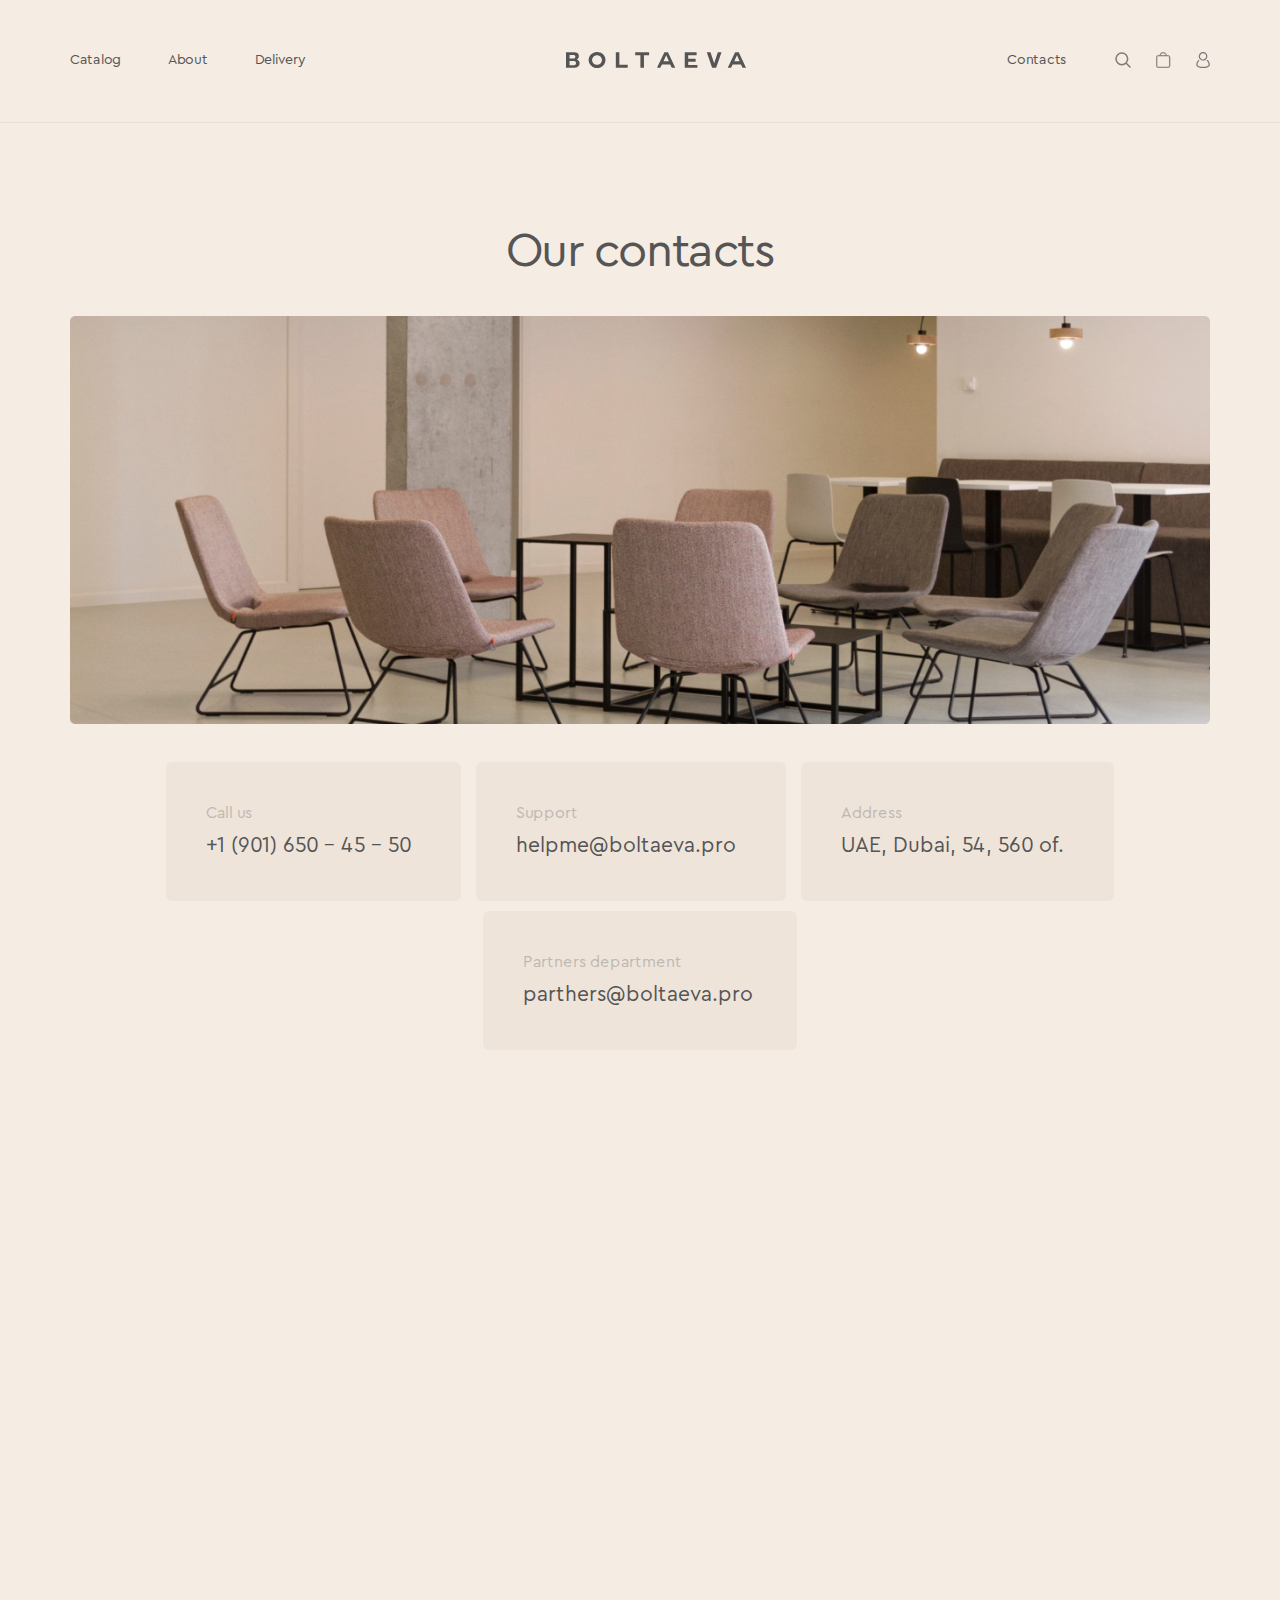
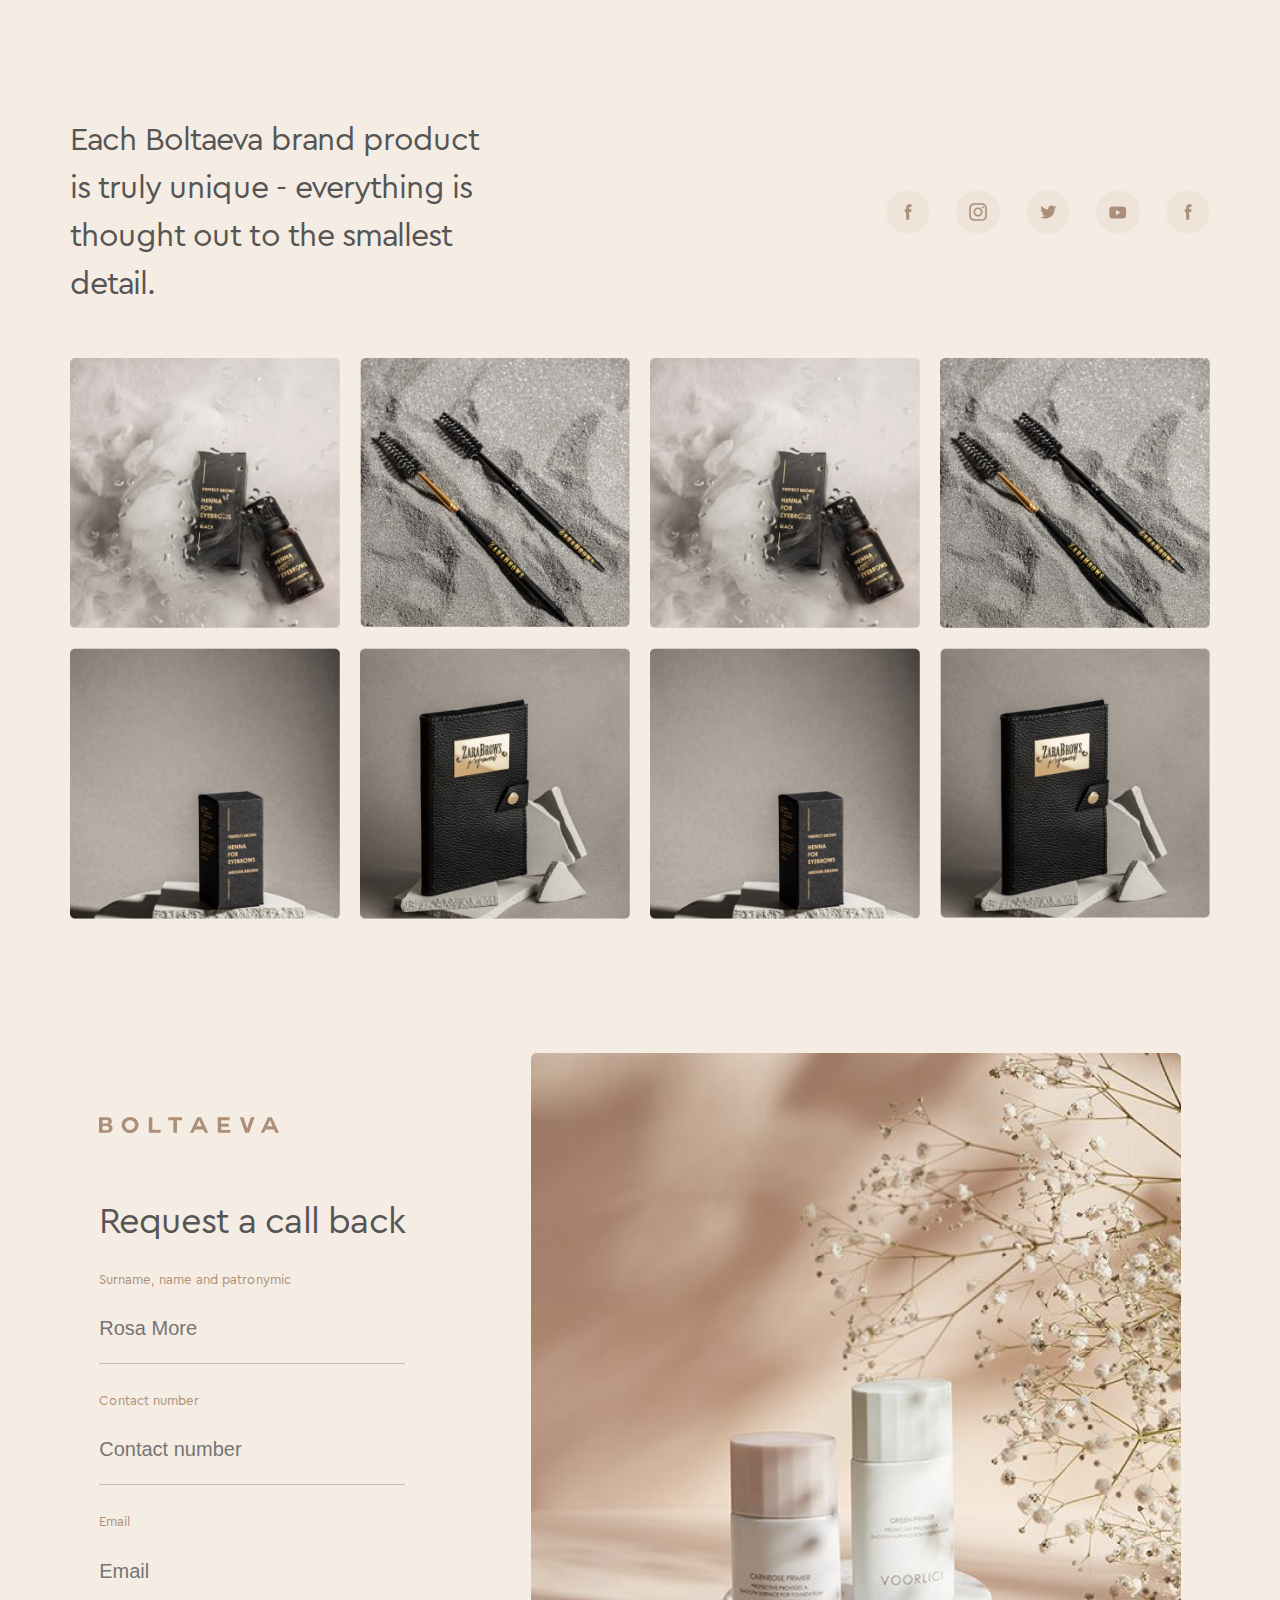
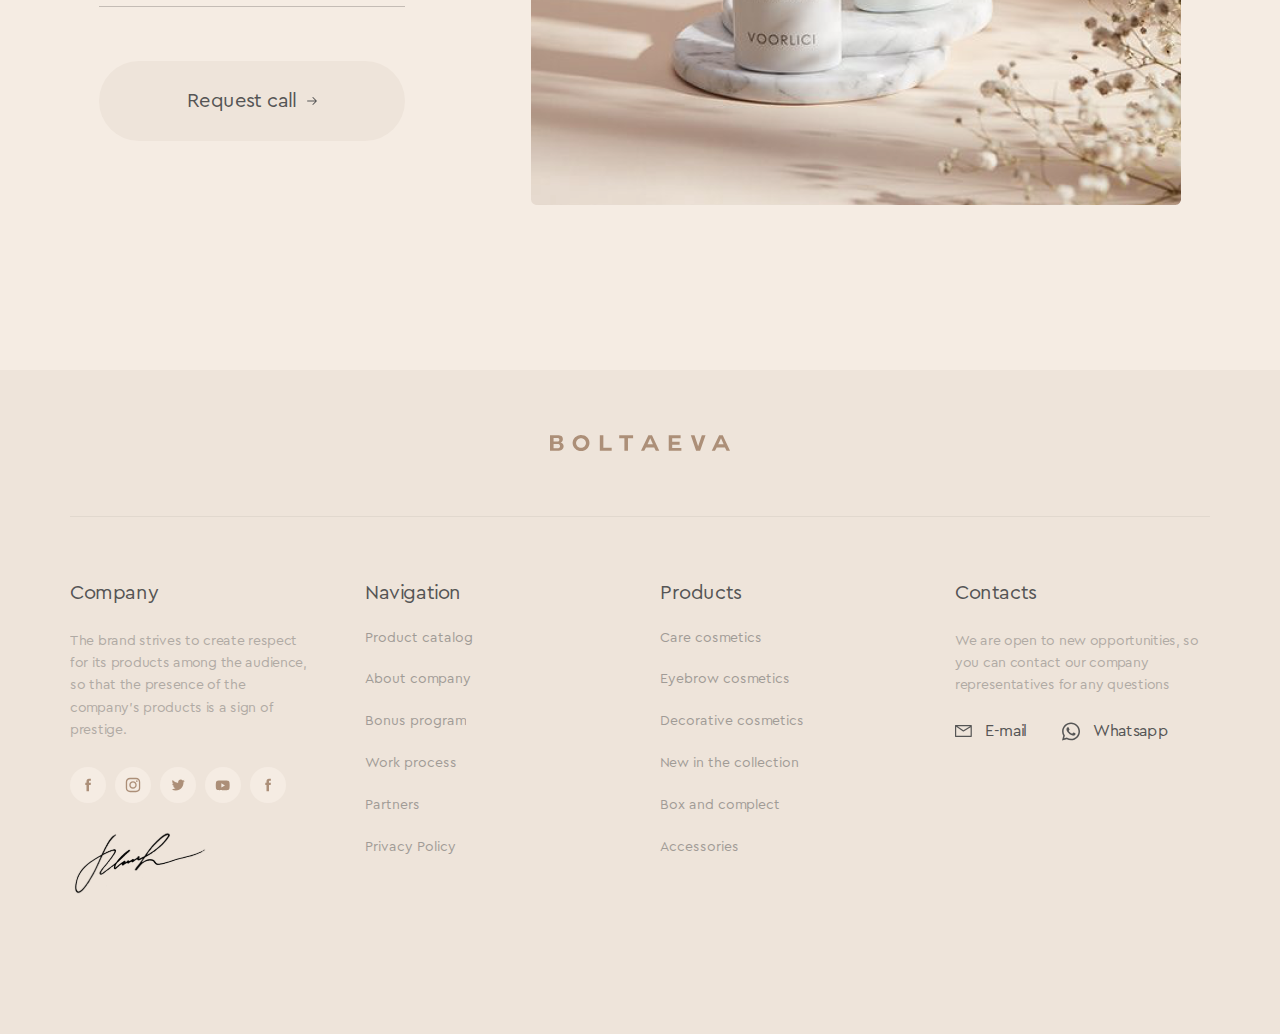
<file: contacts.html>
<!DOCTYPE html>
<html lang="en">
  <head>
    <meta charset="UTF-8" />
    <meta http-equiv="X-UA-Compatible" content="IE=edge" />
    <meta name="viewport" content="width=device-width, initial-scale=1.0" />
    <link
      rel="stylesheet"
      href="https://cdn.jsdelivr.net/npm/swiper@9/swiper-bundle.min.css"
    />
    <link rel="stylesheet" href="style.css" />
    <link rel="stylesheet" href="contacts.css" />
    <link rel="stylesheet" href="card-product-milk.css" />
    <link rel="stylesheet" href="catalog.css" />
    <title>Home</title>
  </head>
  <body>
    <div class="wrapper">
      <header class="header">
        <div class="header__container">
          <div class="header__body">
            <nav class="header-menu menu">
              <ul class="menu__list">
                <li class="menu__item">
                  <a href="catalog.html" class="menu__link">Catalog</a>
                </li>
                <li class="menu__item">
                  <a href="about.html" class="menu__link">About</a>
                </li>
                <li class="menu__item">
                  <a href="delivery.html" class="menu__link">Delivery</a>
                </li>
              </ul>
            </nav>
            <a href="index.html" class="header-logo">
              <img src="img/CATALOG/header/logo.svg" alt="Logo" />
              <a class="header-768px-logo" href="index.html"
                ><img src="img/CATALOG/header/logo.svg" alt="Logo"
              /></a>
            </a>
            <div class="header-contact__block">
              <a href="contacts.html" class="contact__link menu__link"
                >Contacts</a
              >
              <div class="nav__block-items">
                <a href="#" class="nav__block-item nav__block-item-1">
                  <img
                    class="search-icon"
                    src="img/CATALOG/header/search.svg"
                    alt="Search Icon"
                  />
                </a>
                <a href="#" class="nav__block-item nav__block-item-2">
                  <img
                    src="img/CATALOG/header/shop.svg"
                    class="shop-icon"
                    alt="Shop Icon"
                  />
                </a>
                <a
                  href="profile.html"
                  class="nav__block-item nav__block-item-3"
                >
                  <img
                    class="client-icon"
                    src="img/CATALOG/header/client.svg"
                    alt="Client Icon"
                  />
                </a>
              </div>
            </div>
          </div>

          <!-- Burger Menu  -->
          <div class="burger-menu">
            <a href="#" class="burger-menu__button"
              ><span class="burger-menu__lines"></span
            ></a>
            <div class="burger-menu__nav">
              <div class="burger-menu__header">
                <a class="burger-menu__logo" href="index.html"
                  ><img src="img/CATALOG/header/320px/logo.svg" alt="Logo"
                /></a>
                <a href="#"
                  ><img src="img/CATALOG/header/shop.svg" alt="Shop Icon"
                /></a>
              </div>

              <nav class="burger-header-menu menu">
                <ul class="menu__list">
                  <li class="menu__item">
                    <a href="index.html" class="menu__link">Main page</a>
                  </li>
                  <li class="menu__item">
                    <a href="catalog.html" class="menu__link">Catalog</a>
                  </li>
                  <li class="menu__item">
                    <a href="about.html" class="menu__link">About</a>
                  </li>
                  <li class="menu__item">
                    <a href="delivery.html" class="menu__link">Delivery</a>
                  </li>
                  <li class="menu__item">
                    <a href="contacts.html" class="menu__link">Contacts</a>
                  </li>
                  <li class="menu__item">
                    <a href="bonus-program.html" class="menu__link"
                      >Bonus program</a
                    >
                  </li>
                  <li class="menu__item">
                    <a href="work-process.html" class="menu__link"
                      >Work process</a
                    >
                  </li>
                  <li class="menu__item">
                    <a href="partners.html" class="menu__link">Partners</a>
                  </li>
                </ul>
              </nav>

              <div class="photos__block">
                <img src="img/MAIN/320px/header-slider/02.png" alt="Image" />
                <img src="img/MAIN/320px/header-slider/01.png" alt="Image" />
                <p class="photos__block-text-1">Care</p>
                <img src="img/MAIN/320px/header-slider/03.png" alt="Image" />
                <p class="photos__block-text-2">Care</p>
              </div>

              <div class="menu__socs">
                <a href="#"
                  ><img
                    src="img/MAIN/320px/header-slider/fb.svg"
                    alt="Facebook Icon"
                /></a>
                <a href="#"
                  ><img
                    src="img/MAIN/320px/header-slider/insta.svg"
                    alt="Instagram Icon"
                /></a>
                <a href="#"
                  ><img
                    src="img/MAIN/320px/header-slider/tw.svg"
                    alt="Twitter Icon"
                /></a>
                <a href="#"
                  ><img
                    src="img/MAIN/320px/header-slider/youtube.svg"
                    alt="Youtube Icon"
                /></a>
                <a href="#"
                  ><img
                    src="img/MAIN/320px/header-slider/fb.svg"
                    alt="Facebook Icon"
                /></a>
              </div>
              <div class="menu__sign">
                <img
                  src="img/MAIN/320px/header-slider/sign.svg"
                  alt="Signature"
                />
              </div>
            </div>
            <div class="burger-menu__overlay"></div>
          </div>
          <!-- Burger Menu  -->
        </div>
      </header>

      <main class="page">
        <section class="page__contacts contacts">
          <div class="contacts__container">
            <div class="contacts__body">
              <h1 class="contacts__body-title">Our contacts</h1>
              <img
                src="img/CONTACTS/01.png"
                class="contacts-img"
                alt="Contacts Image"
              />
              <img
                src="img/CONTACTS/01-768px.png"
                class="contacts-img-768px"
                alt="Contacts Image"
              />

              <div class="contacts__items">
                <div class="contact__item">
                  <p class="contact__item-name">Call us</p>
                  <p class="contact__item-info">+1 (901) 650 - 45 - 50</p>
                </div>
                <div class="contact__item">
                  <p class="contact__item-name">Support</p>
                  <p class="contact__item-info">helpme@boltaeva.pro</p>
                </div>
                <div class="contact__item">
                  <p class="contact__item-name">Address</p>
                  <p class="contact__item-info">UAE, Dubai, 54, 560 of.</p>
                </div>
                <div class="contact__item">
                  <p class="contact__item-name">Partners department</p>
                  <p class="contact__item-info">parthers@boltaeva.pro</p>
                </div>
              </div>

              <iframe
                src="https://www.google.com/maps/embed?pb=!1m18!1m12!1m3!1d4295.840238909367!2d-0.3790162043294308!3d39.46884924664193!2m3!1f0!2f0!3f0!3m2!1i1024!2i768!4f13.1!3m3!1m2!1s0xd6048b30ae540f1%3A0x81993e499a6a0a3b!2sCentre%20Cultural%20La%20Nau%20-%20Universitat%20de%20Val%C3%A8ncia!5e0!3m2!1sru!2sua!4v1683916818057!5m2!1sru!2sua"
                style="border: 0"
                allowfullscreen="true"
                loading="lazy"
                referrerpolicy="no-referrer-when-downgrade"
              ></iframe>

              <div class="contacts__gallery-block">
                <div class="contacts__gallery-text-soc">
                  <p class="contacts__gallery-text">
                    Each Boltaeva brand product is truly unique - everything is
                    thought out to the smallest detail.
                  </p>
                  <div class="contacts__gallery-socs">
                    <a href="#"
                      ><img
                        src="img/MAIN/320px/header-slider/fb.svg"
                        alt="Facebook Icon"
                    /></a>
                    <a href="#"
                      ><img
                        src="img/MAIN/320px/header-slider/insta.svg"
                        alt="Instagram Icon"
                    /></a>
                    <a href="#"
                      ><img
                        src="img/MAIN/320px/header-slider/tw.svg"
                        alt="Twitter Icon"
                    /></a>
                    <a href="#"
                      ><img
                        src="img/MAIN/320px/header-slider/youtube.svg"
                        alt="Youtube Icon"
                    /></a>
                    <a href="#"
                      ><img
                        src="img/MAIN/320px/header-slider/fb.svg"
                        alt="Facebook Icon"
                    /></a>
                  </div>
                </div>
                <div class="real-society__items">
                  <div class="real-society__item">
                    <img
                      src="img/MAIN/this-is-real/1.01.png"
                      alt="Gallery Image"
                    />
                  </div>
                  <div class="real-society__item">
                    <img
                      src="img/MAIN/this-is-real/1.02.png"
                      alt="Gallery Image"
                    />
                  </div>
                  <div class="real-society__item no-see">
                    <img
                      src="img/MAIN/this-is-real/1.03.png"
                      alt="Gallery Image"
                    />
                  </div>
                  <div class="real-society__item no-see">
                    <img
                      src="img/MAIN/this-is-real/1.04.png"
                      alt="Gallery Image"
                    />
                  </div>
                  <div class="real-society__item">
                    <img
                      src="img/MAIN/this-is-real/2.01.png"
                      alt="Gallery Image"
                    />
                  </div>
                  <div class="real-society__item">
                    <img
                      src="img/MAIN/this-is-real/2.02.png"
                      alt="Gallery Image"
                    />
                  </div>
                  <div class="real-society__item no-see">
                    <img
                      src="img/MAIN/this-is-real/2.03.png"
                      alt="Gallery Image"
                    />
                  </div>
                  <div class="real-society__item no-see">
                    <img
                      src="img/MAIN/this-is-real/2.04.png"
                      alt="Gallery Image"
                    />
                  </div>
                </div>
              </div>
            </div>
          </div>
        </section>

        <section class="page__product-form product-form">
          <div class="product-form__container">
            <div class="product-form__body">
              <div class="product-form__left-part">
                <img
                  src="img/CONTACTS/logo.svg"
                  class="product-form-logo"
                  alt="Logo"
                />
                <p class="right-part__title">Request a call back</p>
                <div class="product-form__form">
                  <form class="form">
                    <p>Surname, name and patronymic</p>
                    <input type="text" class="input" placeholder="Rosa More" />
                    <p>Contact number</p>
                    <input
                      type="tel"
                      class="input"
                      placeholder="Contact number"
                    />
                    <p>Email</p>
                    <input type="email" class="input" placeholder="Email" />
                  </form>
                  <div class="input-buffer"></div>
                </div>

                <a href="#" class="product-form__button"
                  >Request call <img src="img/CONTACTS/arrow-right.svg" alt=""
                /></a>
              </div>

              <div class="product-form__right-part">
                <img src="img/CONTACTS/02.png" alt="Product Form Image" />
              </div>
            </div>
          </div>
        </section>
      </main>

      <footer class="footer">
        <div class="footer__container">
          <div class="footer__block-logo">
            <img src="img/MAIN/footer/footer-logo.svg" alt="Logo" />
          </div>
          <div class="footer__body">
            <div class="footer__items">
              <div class="footer__item">
                <h3 class="footer__main-title">Company</h3>
                <p class="footer-text">
                  The brand strives to create respect for its products among the
                  audience, so that the presence of the company's products is a
                  sign of prestige.
                </p>
                <div class="footer__contacts-768px">
                  <a href="mailto:"
                    ><img
                      src="img/MAIN/footer/mail.svg"
                      alt="Mail Icon"
                    />E-mail</a
                  >
                  <a href="tel:+"
                    ><img
                      src="img/MAIN/footer/whatsapp.svg"
                      alt="Whatsapp Icon"
                    />Whatsapp</a
                  >
                </div>
                <div class="footer__socs">
                  <a href="#">
                    <img src="img/MAIN/footer/fb.svg" alt="Facebook Icon" />
                  </a>
                  <a href="#">
                    <img src="img/MAIN/footer/insta.svg" alt="Instagram Icon" />
                  </a>
                  <a href="#">
                    <img src="img/MAIN/footer/tw.svg" alt="Twitter Icon" />
                  </a>
                  <a href="#">
                    <img src="img/MAIN/footer/youtube.svg" alt="Youtube Icon" />
                  </a>
                  <a href="#">
                    <img src="img/MAIN/footer/fb.svg" alt="Facebook Icon" />
                  </a>
                </div>
                <img
                  class="footer-sign"
                  src="img/MAIN/footer/sign.svg"
                  alt="Signature"
                />
              </div>

              <div class="footer__item">
                <h3 class="footer__main-title">Navigation</h3>
                <a href="catalog.html" class="footer__link">Product catalog</a>
                <a href="about.html" class="footer__link">About company</a>
                <a href="bonus-program.html" class="footer__link"
                  >Bonus program</a
                >
                <a href="work-process.html" class="footer__link"
                  >Work process</a
                >
                <a href="partners.html" class="footer__link">Partners</a>
                <a href="privacy-policy.html" class="footer__link"
                  >Privacy Policy</a
                >
              </div>

              <div class="footer__item">
                <h3 class="footer__main-title">Products</h3>
                <a href="#" class="footer__link">Care cosmetics</a>
                <a href="#" class="footer__link">Eyebrow cosmetics</a>
                <a href="#" class="footer__link">Decorative cosmetics</a>
                <a href="#" class="footer__link">New in the collection</a>
                <a href="#" class="footer__link">Box and complect</a>
                <a href="#" class="footer__link">Accessories</a>
              </div>

              <div class="footer__item">
                <h3 class="footer__main-title">Contacts</h3>
                <p class="footer-text">
                  We are open to new opportunities, so you can contact our
                  company representatives for any questions
                </p>
                <div class="footer__contacts">
                  <a href="mailto:"
                    ><img
                      src="img/MAIN/footer/mail.svg"
                      alt="Mail Icon"
                    />E-mail</a
                  >
                  <a href="tel:+"
                    ><img
                      src="img/MAIN/footer/whatsapp.svg"
                      alt="Whatsapp Icon"
                    />Whatsapp</a
                  >
                </div>
              </div>

              <div class="footer__copy">
                <p class="footer-copy">All rights reserved (c) BOLTAEVA 2022</p>
              </div>
            </div>
          </div>
        </div>
      </footer>
    </div>

    <script src="https://code.jquery.com/jquery-3.3.1.min.js"></script>
    <script src="https://cdn.jsdelivr.net/npm/swiper@9/swiper-bundle.min.js"></script>
    <script src="js/catalog.js"></script>
  </body>
</html>
</file>
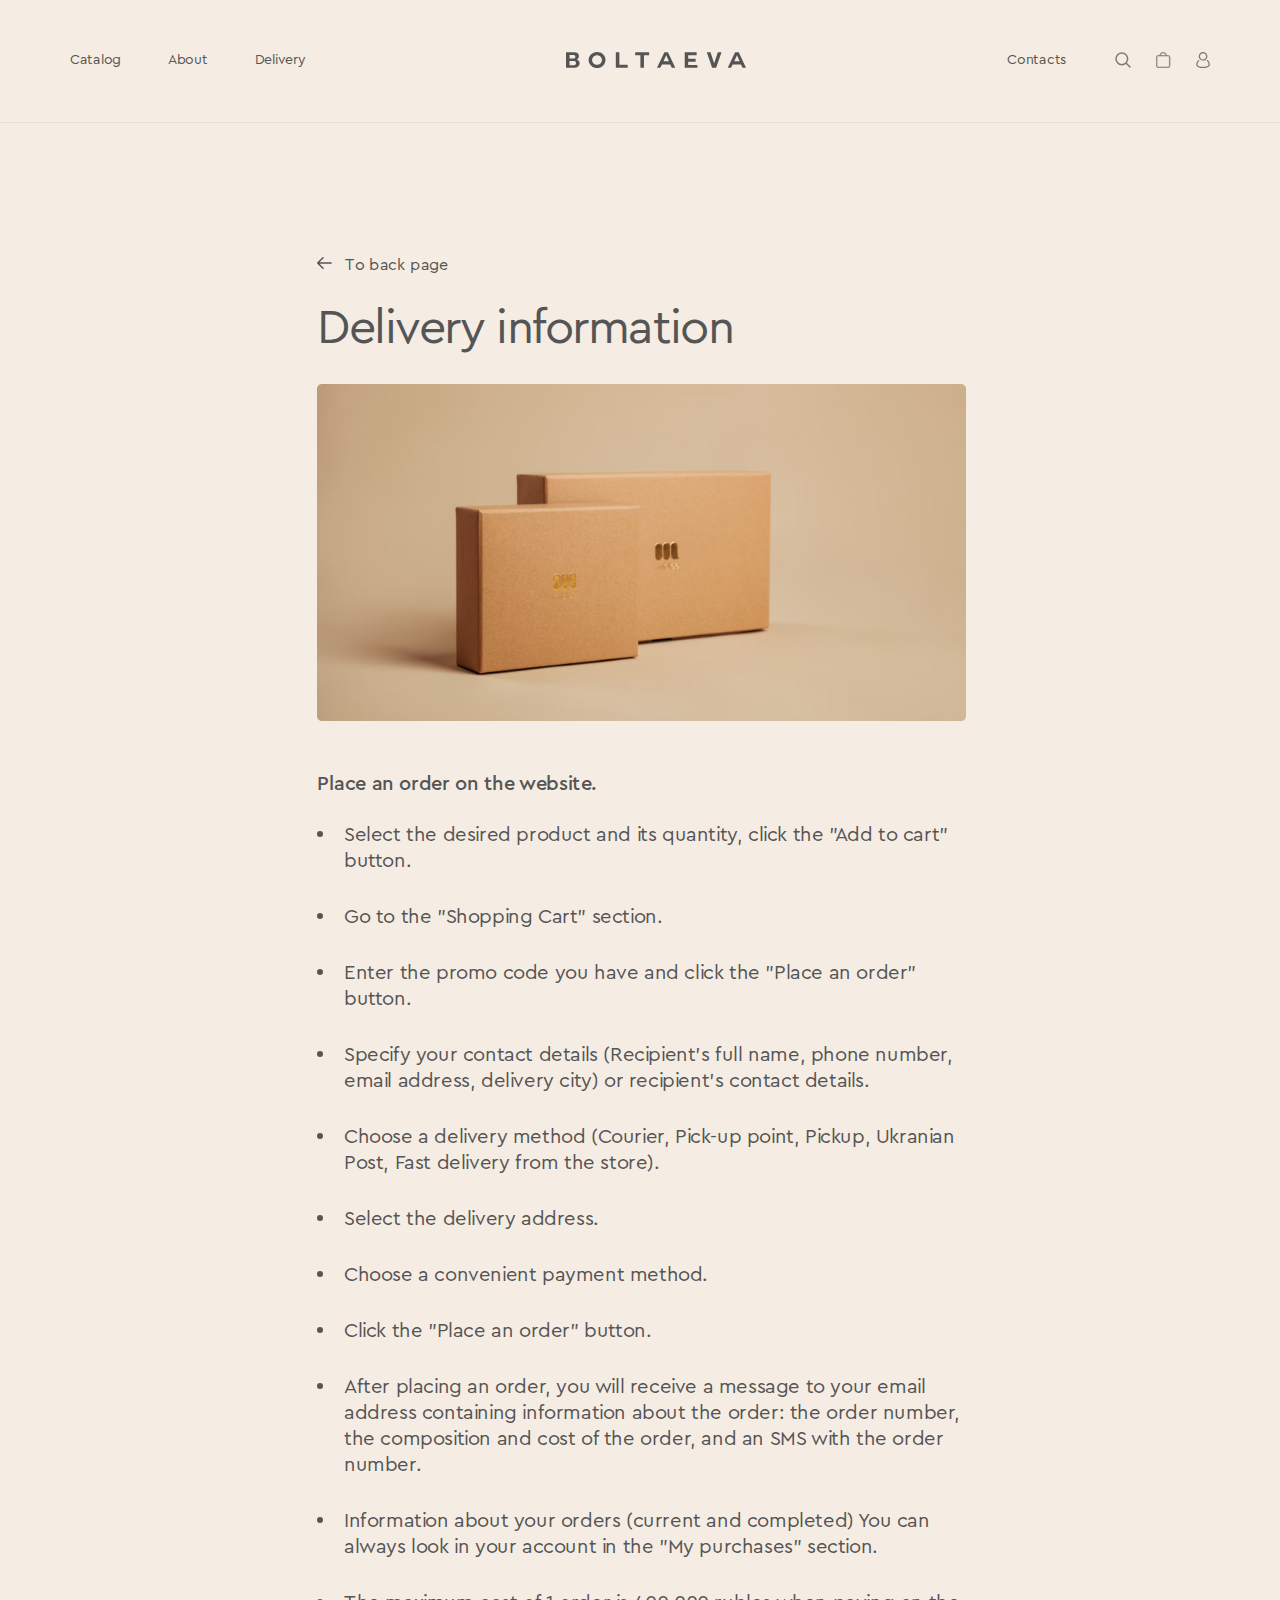
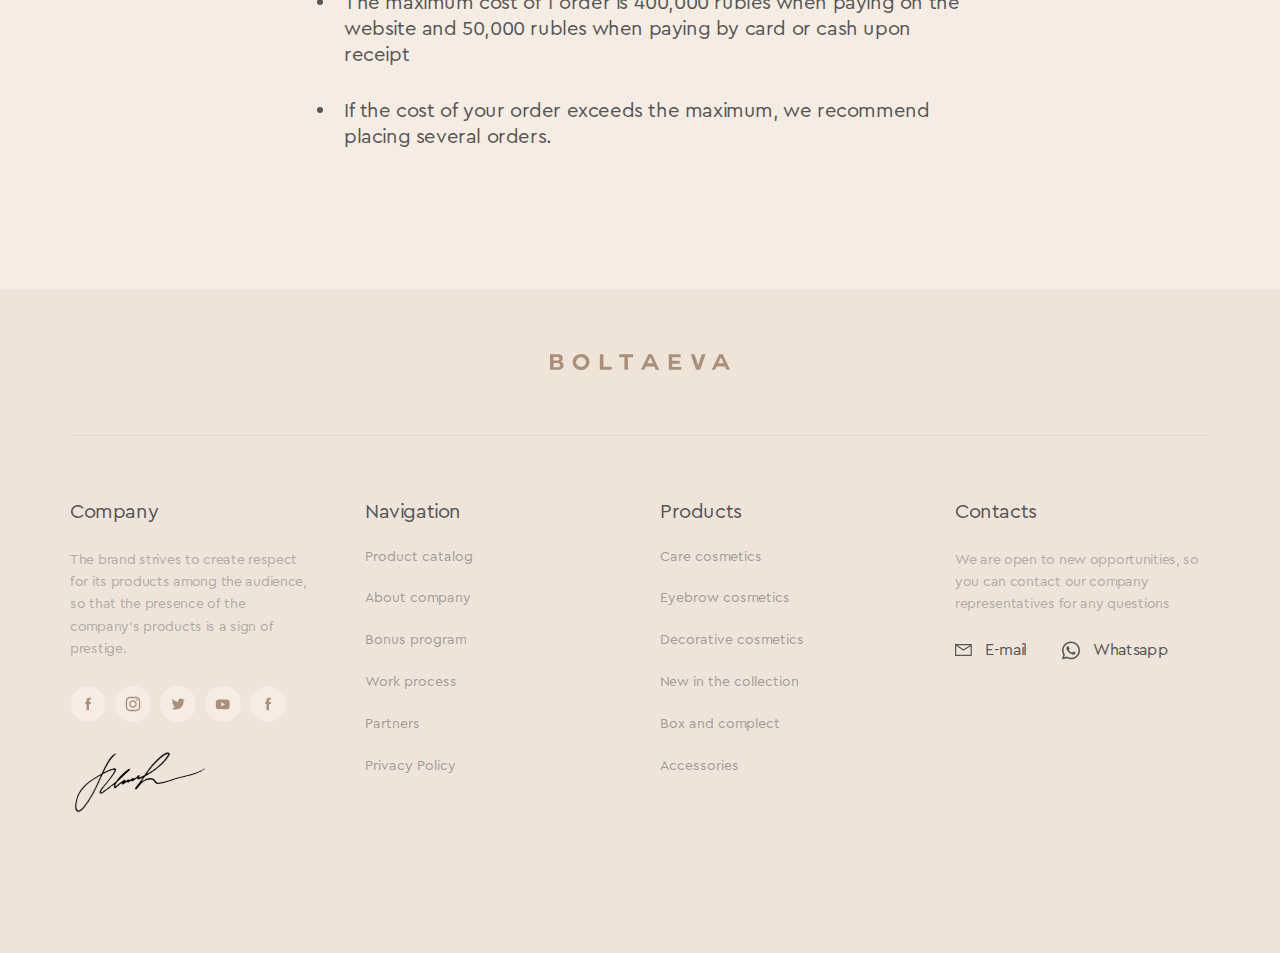
<file: delivery.html>
<!DOCTYPE html>
<html lang="en">
  <head>
    <meta charset="UTF-8" />
    <meta http-equiv="X-UA-Compatible" content="IE=edge" />
    <meta name="viewport" content="width=device-width, initial-scale=1.0" />
    <link
      rel="stylesheet"
      href="https://cdn.jsdelivr.net/npm/swiper@9/swiper-bundle.min.css"
    />
    <link rel="stylesheet" href="style.css" />
    <link rel="stylesheet" href="catalog.css" />
    <link rel="stylesheet" href="card-product-milk.css" />
    <link rel="stylesheet" href="about.css" />
    <link rel="stylesheet" href="delivery.css" />
    <title>Home</title>
  </head>
  <body>
    <div class="wrapper">
      <header class="header">
        <div class="header__container">
          <div class="header__body">
            <nav class="header-menu menu">
              <ul class="menu__list">
                <li class="menu__item">
                  <a href="catalog.html" class="menu__link">Catalog</a>
                </li>
                <li class="menu__item">
                  <a href="catalog.html" class="menu__link">About</a>
                </li>
                <li class="menu__item">
                  <a href="delivery.html" class="menu__link">Delivery</a>
                </li>
              </ul>
            </nav>
            <a href="index.html" class="header-logo">
              <img src="img/CATALOG/header/logo.svg" alt="Logo" />
              <a class="header-768px-logo" href="index.html"
                ><img src="img/CATALOG/header/logo.svg" alt="Logo"
              /></a>
            </a>
            <div class="header-contact__block">
              <a href="contacts.html" class="contact__link menu__link"
                >Contacts</a
              >
              <div class="nav__block-items">
                <a href="#" class="nav__block-item nav__block-item-1">
                  <img
                    class="search-icon"
                    src="img/CATALOG/header/search.svg"
                    alt="Search Icon"
                  />
                </a>
                <a href="#" class="nav__block-item nav__block-item-2">
                  <img
                    src="img/CATALOG/header/shop.svg"
                    class="shop-icon"
                    alt="Shop Icon"
                  />
                </a>
                <a
                  href="profile.html"
                  class="nav__block-item nav__block-item-3"
                >
                  <img
                    class="client-icon"
                    src="img/CATALOG/header/client.svg"
                    alt="Client Icon"
                  />
                </a>
              </div>
            </div>
          </div>

          <!-- Burger Menu  -->
          <div class="burger-menu">
            <a href="#" class="burger-menu__button"
              ><span class="burger-menu__lines"></span
            ></a>
            <div class="burger-menu__nav">
              <div class="burger-menu__header">
                <a class="burger-menu__logo" href="index.html"
                  ><img src="img/CATALOG/header/320px/logo.svg" alt="Logo"
                /></a>
                <a href="#"
                  ><img src="img/CATALOG/header/shop.svg" alt="Shop Icon"
                /></a>
              </div>

              <nav class="burger-header-menu menu">
                <ul class="menu__list">
                  <li class="menu__item">
                    <a href="index.html" class="menu__link">Main page</a>
                  </li>
                  <li class="menu__item">
                    <a href="catalog.html" class="menu__link">Catalog</a>
                  </li>
                  <li class="menu__item">
                    <a href="about.html" class="menu__link">About</a>
                  </li>
                  <li class="menu__item">
                    <a href="delivery.html" class="menu__link">Delivery</a>
                  </li>
                  <li class="menu__item">
                    <a href="contacts.html" class="menu__link">Contacts</a>
                  </li>
                  <li class="menu__item">
                    <a href="bonus-program.html" class="menu__link"
                      >Bonus program</a
                    >
                  </li>
                  <li class="menu__item">
                    <a href="work-process.html" class="menu__link"
                      >Work process</a
                    >
                  </li>
                  <li class="menu__item">
                    <a href="partners.html" class="menu__link">Partners</a>
                  </li>
                </ul>
              </nav>

              <div class="photos__block">
                <img src="img/MAIN/320px/header-slider/02.png" alt="Image" />
                <img src="img/MAIN/320px/header-slider/01.png" alt="Image" />
                <p class="photos__block-text-1">Care</p>
                <img src="img/MAIN/320px/header-slider/03.png" alt="Image" />
                <p class="photos__block-text-2">Care</p>
              </div>

              <div class="menu__socs">
                <a href="#"
                  ><img
                    src="img/MAIN/320px/header-slider/fb.svg"
                    alt="Facebook Icon"
                /></a>
                <a href="#"
                  ><img
                    src="img/MAIN/320px/header-slider/insta.svg"
                    alt="Instagram Icon"
                /></a>
                <a href="#"
                  ><img
                    src="img/MAIN/320px/header-slider/tw.svg"
                    alt="Twitter Icon"
                /></a>
                <a href="#"
                  ><img
                    src="img/MAIN/320px/header-slider/youtube.svg"
                    alt="Youtube Icon"
                /></a>
                <a href="#"
                  ><img
                    src="img/MAIN/320px/header-slider/fb.svg"
                    alt="Facebook Icon"
                /></a>
              </div>
              <div class="menu__sign">
                <img
                  src="img/MAIN/320px/header-slider/sign.svg"
                  alt="Signature"
                />
              </div>
            </div>
            <div class="burger-menu__overlay"></div>
          </div>
          <!-- Burger Menu  -->
        </div>
      </header>

      <main class="page">
        <section class="page__delivery delivery">
          <div class="delivery__body">
            <div class="about_delivery-back-page">
              <a href="index.html">
                <img src="img/ABOUT/arrow-left.svg" alt="Arrow Left Icon"
              /></a>
              <p>To back page</p>
            </div>
            <h1 class="delivery__body-title">Delivery information</h1>
            <img
              src="img/DELIVERY/01.png"
              class="delivery-img"
              alt="Delivery Image"
            />

            <p class="delivery-p">Place an order on the website.</p>
            <ul class="delivery__list">
              <li class="delivery__item">
                Select the desired product and its quantity, click the "Add to
                cart" button.
              </li>
              <li class="delivery__item">Go to the "Shopping Cart" section.</li>
              <li class="delivery__item">
                Enter the promo code you have and click the "Place an order"
                button.
              </li>
              <li class="delivery__item">
                Specify your contact details (Recipient's full name, phone
                number, email address, delivery city) or recipient's contact
                details.
              </li>
              <li class="delivery__item">
                Choose a delivery method (Courier, Pick-up point, Pickup,
                Ukranian Post, Fast delivery from the store).
              </li>
              <li class="delivery__item">Select the delivery address.</li>
              <li class="delivery__item">
                Choose a convenient payment method.
              </li>
              <li class="delivery__item">Click the "Place an order" button.</li>
              <li class="delivery__item">
                After placing an order, you will receive a message to your email
                address containing information about the order: the order
                number, the composition and cost of the order, and an SMS with
                the order number.
              </li>
              <li class="delivery__item">
                Information about your orders (current and completed) You can
                always look in your account in the "My purchases" section.
              </li>
              <li class="delivery__item">
                The maximum cost of 1 order is 400,000 rubles when paying on the
                website and 50,000 rubles when paying by card or cash upon
                receipt
              </li>
              <li class="delivery__item">
                If the cost of your order exceeds the maximum, we recommend
                placing several orders.
              </li>
            </ul>
          </div>
        </section>
      </main>

      <footer class="footer">
        <div class="footer__container">
          <div class="footer__block-logo">
            <img src="img/MAIN/footer/footer-logo.svg" alt="Logo" />
          </div>
          <div class="footer__body">
            <div class="footer__items">
              <div class="footer__item">
                <h3 class="footer__main-title">Company</h3>
                <p class="footer-text">
                  The brand strives to create respect for its products among the
                  audience, so that the presence of the company's products is a
                  sign of prestige.
                </p>
                <div class="footer__contacts-768px">
                  <a href="mailto:"
                    ><img
                      src="img/MAIN/footer/mail.svg"
                      alt="Mail Icon"
                    />E-mail</a
                  >
                  <a href="tel:+"
                    ><img
                      src="img/MAIN/footer/whatsapp.svg"
                      alt="Whatsapp Icon"
                    />Whatsapp</a
                  >
                </div>
                <div class="footer__socs">
                  <a href="#">
                    <img src="img/MAIN/footer/fb.svg" alt="Facebook Icon" />
                  </a>
                  <a href="#">
                    <img src="img/MAIN/footer/insta.svg" alt="Instagram Icon" />
                  </a>
                  <a href="#">
                    <img src="img/MAIN/footer/tw.svg" alt="Twitter Icon" />
                  </a>
                  <a href="#">
                    <img src="img/MAIN/footer/youtube.svg" alt="Youtube Icon" />
                  </a>
                  <a href="#">
                    <img src="img/MAIN/footer/fb.svg" alt="Facebook Icon" />
                  </a>
                </div>
                <img
                  class="footer-sign"
                  src="img/MAIN/footer/sign.svg"
                  alt="Signature"
                />
              </div>

              <div class="footer__item">
                <h3 class="footer__main-title">Navigation</h3>
                <a href="catalog.html" class="footer__link">Product catalog</a>
                <a href="about.html" class="footer__link">About company</a>
                <a href="bonus-program.html" class="footer__link"
                  >Bonus program</a
                >
                <a href="work-process.html" class="footer__link"
                  >Work process</a
                >
                <a href="partners.html" class="footer__link">Partners</a>
                <a href="privacy-policy.html" class="footer__link"
                  >Privacy Policy</a
                >
              </div>

              <div class="footer__item">
                <h3 class="footer__main-title">Products</h3>
                <a href="#" class="footer__link">Care cosmetics</a>
                <a href="#" class="footer__link">Eyebrow cosmetics</a>
                <a href="#" class="footer__link">Decorative cosmetics</a>
                <a href="#" class="footer__link">New in the collection</a>
                <a href="#" class="footer__link">Box and complect</a>
                <a href="#" class="footer__link">Accessories</a>
              </div>

              <div class="footer__item">
                <h3 class="footer__main-title">Contacts</h3>
                <p class="footer-text">
                  We are open to new opportunities, so you can contact our
                  company representatives for any questions
                </p>
                <div class="footer__contacts">
                  <a href="mailto:"
                    ><img
                      src="img/MAIN/footer/mail.svg"
                      alt="Mail Icon"
                    />E-mail</a
                  >
                  <a href="tel:+"
                    ><img
                      src="img/MAIN/footer/whatsapp.svg"
                      alt="Whatsapp Icon"
                    />Whatsapp</a
                  >
                </div>
              </div>

              <div class="footer__copy">
                <p class="footer-copy">All rights reserved (c) BOLTAEVA 2022</p>
              </div>
            </div>
          </div>
        </div>
      </footer>
    </div>

    <script src="https://code.jquery.com/jquery-3.3.1.min.js"></script>
    <script src="https://cdn.jsdelivr.net/npm/swiper@9/swiper-bundle.min.js"></script>
    <script src="js/catalog.js"></script>
  </body>
</html>
</file>
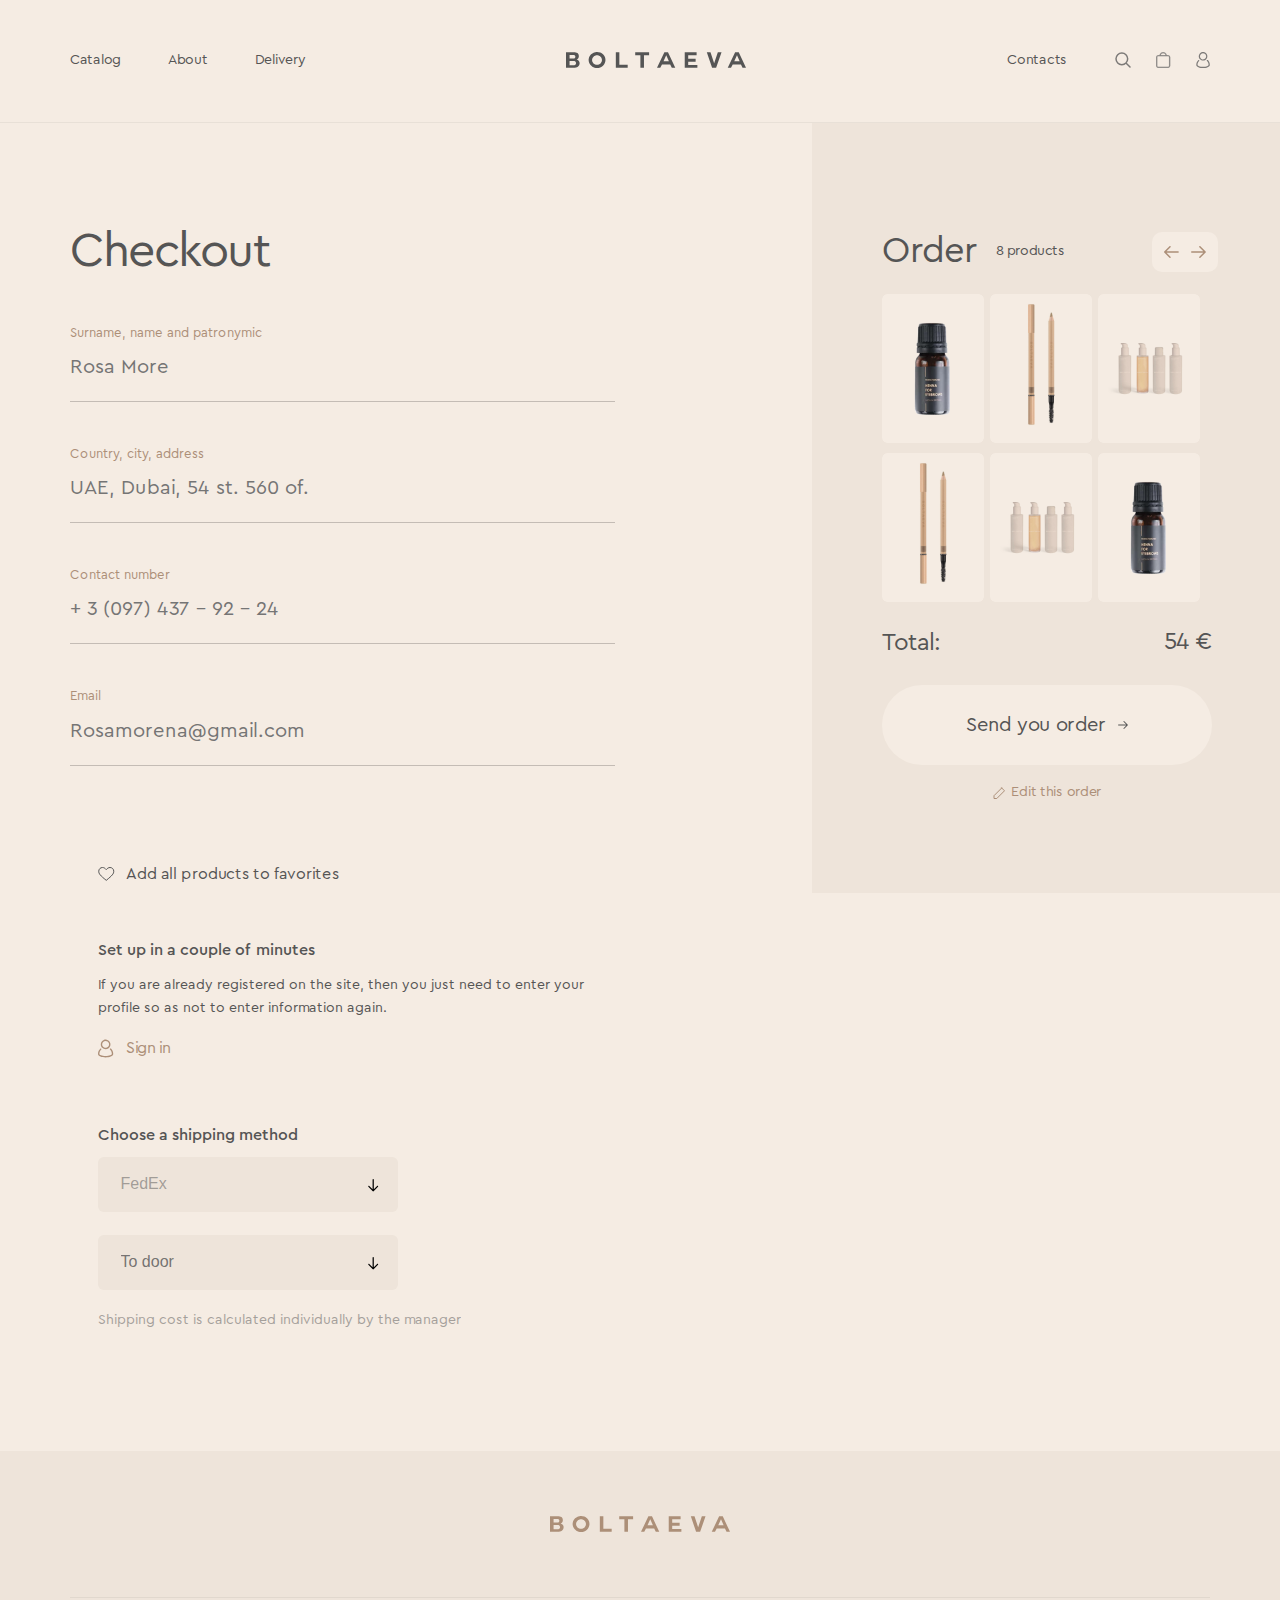
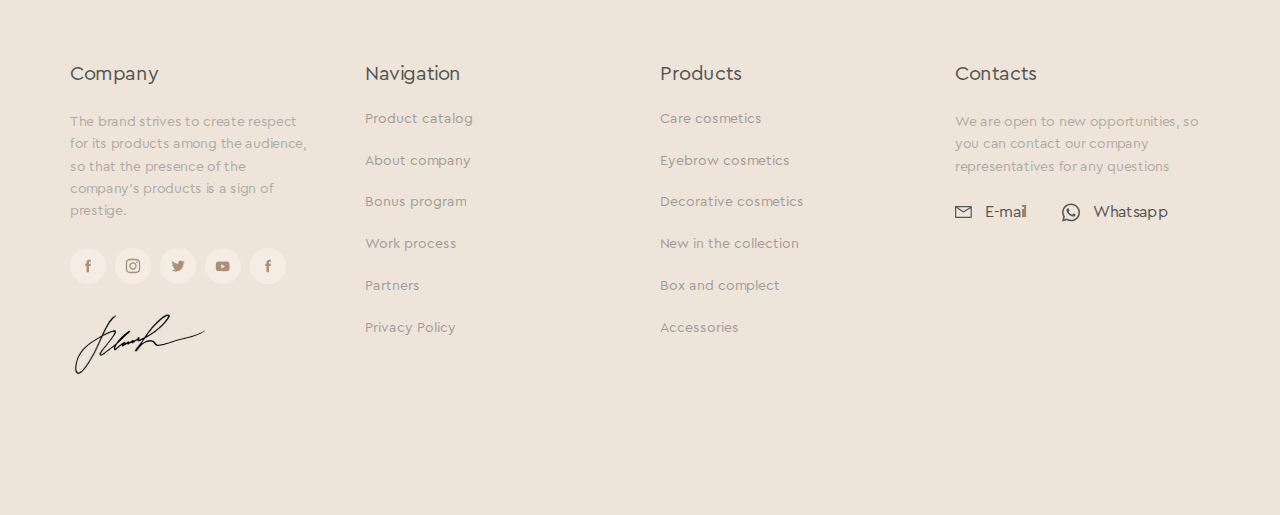
<file: make-order.html>
<!DOCTYPE html>
<html lang="en">
  <head>
    <meta charset="UTF-8" />
    <meta http-equiv="X-UA-Compatible" content="IE=edge" />
    <meta name="viewport" content="width=device-width, initial-scale=1.0" />
    <link
      rel="stylesheet"
      href="https://cdn.jsdelivr.net/npm/swiper@9/swiper-bundle.min.css"
    />
    <link rel="stylesheet" href="style.css" />
    <!-- <link rel="stylesheet" href="catalog.css" /> -->
    <!-- <link rel="stylesheet" href="card-product-milk.css" /> -->
    <!-- <link rel="stylesheet" href="profile.css" /> -->
    <link rel="stylesheet" href="make-order.css" />

    <title>Home</title>
  </head>
  <body>
    <div class="wrapper">
      <header class="header">
        <div class="header__container">
          <div class="header__body">
            <nav class="header-menu menu">
              <ul class="menu__list">
                <li class="menu__item">
                  <a href="catalog.html" class="menu__link">Catalog</a>
                </li>
                <li class="menu__item">
                  <a href="about.html" class="menu__link">About</a>
                </li>
                <li class="menu__item">
                  <a href="delivery.html" class="menu__link">Delivery</a>
                </li>
              </ul>
            </nav>
            <a href="index.html" class="header-logo">
              <img src="img/CATALOG/header/logo.svg" alt="Logo" />
              <a class="header-768px-logo" href="index.html"
                ><img src="img/CATALOG/header/logo.svg" alt="Logo"
              /></a>
            </a>
            <div class="header-contact__block">
              <a href="contacts.html" class="contact__link menu__link"
                >Contacts</a
              >
              <div class="nav__block-items">
                <a href="#" class="nav__block-item nav__block-item-1">
                  <img
                    class="search-icon"
                    src="img/CATALOG/header/search.svg"
                    alt="Search Icon"
                  />
                </a>
                <a href="#" class="nav__block-item nav__block-item-2">
                  <img
                    src="img/CATALOG/header/shop.svg"
                    class="shop-icon"
                    alt="Shop Icon"
                  />
                </a>
                <a
                  href="profile.html"
                  class="nav__block-item nav__block-item-3"
                >
                  <img
                    class="client-icon"
                    src="img/CATALOG/header/client.svg"
                    alt="Client Icon"
                  />
                </a>
              </div>
            </div>
          </div>

          <!-- Burger Menu  -->
          <div class="burger-menu">
            <a href="#" class="burger-menu__button"
              ><span class="burger-menu__lines"></span
            ></a>
            <div class="burger-menu__nav">
              <div class="burger-menu__header">
                <a class="burger-menu__logo" href="index.html"
                  ><img src="img/CATALOG/header/320px/logo.svg" alt="Logo"
                /></a>
                <a href="#"
                  ><img src="img/CATALOG/header/shop.svg" alt="Shop Icon"
                /></a>
              </div>

              <nav class="burger-header-menu menu">
                <ul class="menu__list">
                  <li class="menu__item">
                    <a href="index.html" class="menu__link">Main page</a>
                  </li>
                  <li class="menu__item">
                    <a href="catalog.html" class="menu__link">Catalog</a>
                  </li>
                  <li class="menu__item">
                    <a href="about.html" class="menu__link">About</a>
                  </li>
                  <li class="menu__item">
                    <a href="delivery.html" class="menu__link">Delivery</a>
                  </li>
                  <li class="menu__item">
                    <a href="contacts.html" class="menu__link">Contacts</a>
                  </li>
                  <li class="menu__item">
                    <a href="bonus-program.html" class="menu__link"
                      >Bonus program</a
                    >
                  </li>
                  <li class="menu__item">
                    <a href="work-process.html" class="menu__link"
                      >Work process</a
                    >
                  </li>
                  <li class="menu__item">
                    <a href="partners.html" class="menu__link">Partners</a>
                  </li>
                </ul>
              </nav>

              <div class="photos__block">
                <img src="img/MAIN/320px/header-slider/02.png" alt="Image" />
                <img src="img/MAIN/320px/header-slider/01.png" alt="Image" />
                <p class="photos__block-text-1">Care</p>
                <img src="img/MAIN/320px/header-slider/03.png" alt="Image" />
                <p class="photos__block-text-2">Care</p>
              </div>

              <div class="menu__socs">
                <a href="#"
                  ><img
                    src="img/MAIN/320px/header-slider/fb.svg"
                    alt="Facebook Icon"
                /></a>
                <a href="#"
                  ><img
                    src="img/MAIN/320px/header-slider/insta.svg"
                    alt="Instagram Icon"
                /></a>
                <a href="#"
                  ><img
                    src="img/MAIN/320px/header-slider/tw.svg"
                    alt="Twitter Icon"
                /></a>
                <a href="#"
                  ><img
                    src="img/MAIN/320px/header-slider/youtube.svg"
                    alt="Youtube Icon"
                /></a>
                <a href="#"
                  ><img
                    src="img/MAIN/320px/header-slider/fb.svg"
                    alt="Facebook Icon"
                /></a>
              </div>
              <div class="menu__sign">
                <img
                  src="img/MAIN/320px/header-slider/sign.svg"
                  alt="Signature"
                />
              </div>
            </div>
            <div class="burger-menu__overlay"></div>
          </div>
          <!-- Burger Menu  -->
        </div>
      </header>

      <main class="page">
        <section class="make-order__page make-order">
          <div class="make-order__left-part">
            <div class="make-order__left-part__container">
              <div class="make-order__left-part-form">
                <h1 class="make-order__title">Checkout</h1>
                <form class="make-order__form">
                  <p>Surname, name and patronymic</p>
                  <input type="text" class="input" placeholder="Rosa More" />
                  <p>Country, city, address</p>
                  <input
                    type="text"
                    class="input"
                    placeholder="UAE, Dubai, 54 st. 560 of."
                  />
                  <p>Contact number</p>
                  <input
                    type="tel"
                    class="input"
                    placeholder="+ 3 (097) 437 - 92 - 24"
                  />
                  <p>Email</p>
                  <input type="email" class="input" placeholder="Rosamorena@gmail.com" />
                </form>
              </div>
              <div class="make-order__right-part-details">
                <p class="make-order__right-part-details__favorite">
                  <img src="img/MAKE-ORDER/favorite.svg" alt="Favorite icon" />
                  Add all products to favorites
                </p>
                <h3>Set up in a couple of minutes</h3>
                <p class="make-order__right-part-details__h3-undertext">
                  If you are already registered on the site, then you just need
                  to enter your profile so as not to enter information again.
                </p>
                <p class="make-order__right-part-details__signin">
                  <a href="#">
                    <img
                      src="img/MAKE-ORDER/client.svg"
                      alt="Client Icon"
                    />Sign in</a
                  >
                </p>
                <div class="make-order_right-part-details__choose-method">
                  <h4>Choose a shipping method</h4>

                  <script src="https://ajax.googleapis.com/ajax/libs/jquery/2.1.1/jquery.min.js"></script>
                  <select id="toWhomDeliver">
                    <option value="FedEx">FedEx</option>
                    <option value="Nova Poshta">Nova Poshta</option>
                    <option value="Ukr Poshta">Ukr Poshta</option>
                    <option value="Meest">Meest</option>
                  </select>

                  <select id="howToDeliver">
                    <option value="To door">To door</option>
                    <option value="Сourier">Сourier</option>
                    <option value="Post office">Post office</option>
                  </select>
                </div>
                <p class="make-order__right-part-details__shipping-cost">
                  Shipping cost is calculated individually by the manager
                </p>
              </div>
            </div>
          </div>

          <aside class="make-order__right-part">
              <div class="make-order__right-part-block-title">
                <div class="make-order__right-part-text-block">
                  <h2 class="make-order__right-part-title">Order</h2>
                  <div class="make-order__text-products">
                    <p class="make-order__text-products-title">8 products</p>
                  </div>
                </div>
                <div class="make-order-pagination-1">
                  <!-- If we need navigation buttons -->
                  <div
                    class="swiper-button-prev make-order-swiper-button-prev-1"
                  >
                    <img
                      src="img/CARD-PRODUCT-MILK/arrow-left-brown.svg"
                      alt="Left Arrow Icon"
                    />
                  </div>
                  <div
                    class="swiper-button-next make-order-swiper-button-next-1"
                  >
                    <img
                      src="img/CARD-PRODUCT-MILK/arrow-right-brown.svg"
                      alt="Right Arrow Icon"
                    />
                  </div>
                </div>
              </div>

              <!-- Slider main container -->
              <div class="swiper make-order-swiper-1">
                <!-- Additional required wrapper -->
                <div class="swiper-wrapper make-order-swiper-wrapper-1">
                  <!-- Slides -->
                  <div class="swiper-slide">
                    <div class="make-order-item">
                      <a href="card-product-bottle.html">
                        <img
                          class="make-order-item-image"
                          src="img/MAKE-ORDER/01.png"
                          alt="Make Order Image"
                      /></a>
                    </div>
                    <div class="make-order-item">
                      <a href="card-product-milk.html">
                        <img src="img/MAKE-ORDER/02.png" alt="Make Order Image"
                      /></a>
                    </div>
                    <div class="make-order-item">
                      <a href="card-product-pencil.html">
                        <img src="img/MAKE-ORDER/03.png" alt="Make Order Image"
                      /></a>
                    </div>
                    <div class="make-order-item">
                      <a href="card-product-milk.html">
                        <img src="img/MAKE-ORDER/02.png" alt="Make Order Image"
                      /></a>
                    </div>
                    <div class="make-order-item">
                      <a href="card-product-pencil.html">
                        <img src="img/MAKE-ORDER/03.png" alt="Make Order Image"
                      /></a>
                    </div>
                    <div class="make-order-item">
                      <a href="card-product-bottle.html">
                        <img
                          class="make-order-item-image"
                          src="img/MAKE-ORDER/01.png"
                          alt="Make Order Image"
                      /></a>
                    </div>
                  </div>
                   <div class="swiper-slide">
                    <div class="make-order-item">
                      <a href="card-product-bottle.html">
                        <img
                          class="make-order-item-image"
                          src="img/MAKE-ORDER/01.png"
                          alt="Make Order Image"
                      /></a>
                    </div>
                    <div class="make-order-item">
                      <a href="card-product-milk.html">
                        <img src="img/MAKE-ORDER/02.png" alt="Make Order Image"
                      /></a>
                    </div>
                    <div class="make-order-item">
                      <a href="card-product-pencil.html">
                        <img src="img/MAKE-ORDER/03.png" alt="Make Order Image"
                      /></a>
                    </div>
                    <div class="make-order-item">
                      <a href="card-product-milk.html">
                        <img src="img/MAKE-ORDER/02.png" alt="Make Order Image"
                      /></a>
                    </div>
                    <div class="make-order-item">
                      <a href="card-product-pencil.html">
                        <img src="img/MAKE-ORDER/03.png" alt="Make Order Image"
                      /></a>
                    </div>
                    <div class="make-order-item">
                      <a href="card-product-bottle.html">
                        <img
                          class="make-order-item-image"
                          src="img/MAKE-ORDER/01.png"
                          alt="Make Order Image"
                      /></a>
                    </div>
                  </div>
                </div>
              </div>

              <div class="make-order__right-part__total">
                <p>Total:</p>
                <p>54 €</p>
              </div>
              <a href="#" class="make-order__right-part__button">Send you order <img src="img/MAKE-ORDER/arrow-right.svg" alt="Arrow Right Icon"></a>
              <p class="make-order__right-part__edit">
                <img src="img/MAKE-ORDER/edit.svg" alt="Edit Icon" />Edit this
                order
              </p>
          </aside>
        </section>
      </main>

      <footer class="footer">
        <div class="footer__container">
          <div class="footer__block-logo">
            <img src="img/MAIN/footer/footer-logo.svg" alt="Logo" />
          </div>
          <div class="footer__body">
            <div class="footer__items">
              <div class="footer__item">
                <h3 class="footer__main-title">Company</h3>
                <p class="footer-text">
                  The brand strives to create respect for its products among the
                  audience, so that the presence of the company's products is a
                  sign of prestige.
                </p>
                <div class="footer__contacts-768px">
                  <a href="mailto:"
                    ><img
                      src="img/MAIN/footer/mail.svg"
                      alt="Mail Icon"
                    />E-mail</a
                  >
                  <a href="tel:+"
                    ><img
                      src="img/MAIN/footer/whatsapp.svg"
                      alt="Whatsapp Icon"
                    />Whatsapp</a
                  >
                </div>
                <div class="footer__socs">
                  <a href="#">
                    <img src="img/MAIN/footer/fb.svg" alt="Facebook Icon" />
                  </a>
                  <a href="#">
                    <img src="img/MAIN/footer/insta.svg" alt="Instagram Icon" />
                  </a>
                  <a href="#">
                    <img src="img/MAIN/footer/tw.svg" alt="Twitter Icon" />
                  </a>
                  <a href="#">
                    <img src="img/MAIN/footer/youtube.svg" alt="Youtube Icon" />
                  </a>
                  <a href="#">
                    <img src="img/MAIN/footer/fb.svg" alt="Facebook Icon" />
                  </a>
                </div>
                <img
                  class="footer-sign"
                  src="img/MAIN/footer/sign.svg"
                  alt="Signature"
                />
              </div>

              <div class="footer__item">
                <h3 class="footer__main-title">Navigation</h3>
                <a href="catalog.html" class="footer__link">Product catalog</a>
                <a href="about.html" class="footer__link">About company</a>
                <a href="bonus-program.html" class="footer__link"
                  >Bonus program</a
                >
                <a href="work-process.html" class="footer__link"
                  >Work process</a
                >
                <a href="partners.html" class="footer__link">Partners</a>
                <a href="privacy-policy.html" class="footer__link"
                  >Privacy Policy</a
                >
              </div>

              <div class="footer__item">
                <h3 class="footer__main-title">Products</h3>
                <a href="#" class="footer__link">Care cosmetics</a>
                <a href="#" class="footer__link">Eyebrow cosmetics</a>
                <a href="#" class="footer__link">Decorative cosmetics</a>
                <a href="#" class="footer__link">New in the collection</a>
                <a href="#" class="footer__link">Box and complect</a>
                <a href="#" class="footer__link">Accessories</a>
              </div>

              <div class="footer__item">
                <h3 class="footer__main-title">Contacts</h3>
                <p class="footer-text">
                  We are open to new opportunities, so you can contact our
                  company representatives for any questions
                </p>
                <div class="footer__contacts">
                  <a href="mailto:"
                    ><img
                      src="img/MAIN/footer/mail.svg"
                      alt="Mail Icon"
                    />E-mail</a
                  >
                  <a href="tel:+"
                    ><img
                      src="img/MAIN/footer/whatsapp.svg"
                      alt="Whatsapp Icon"
                    />Whatsapp</a
                  >
                </div>
              </div>

              <div class="footer__copy">
                <p class="footer-copy">All rights reserved (c) BOLTAEVA 2022</p>
              </div>
            </div>
          </div>
        </div>
      </footer>
    </div>

    <script src="https://code.jquery.com/jquery-3.3.1.min.js"></script>
    <script src="https://cdn.jsdelivr.net/npm/swiper@9/swiper-bundle.min.js"></script>
    <script src="js/make-order.js"></script>
  </body>
</html>
</file>
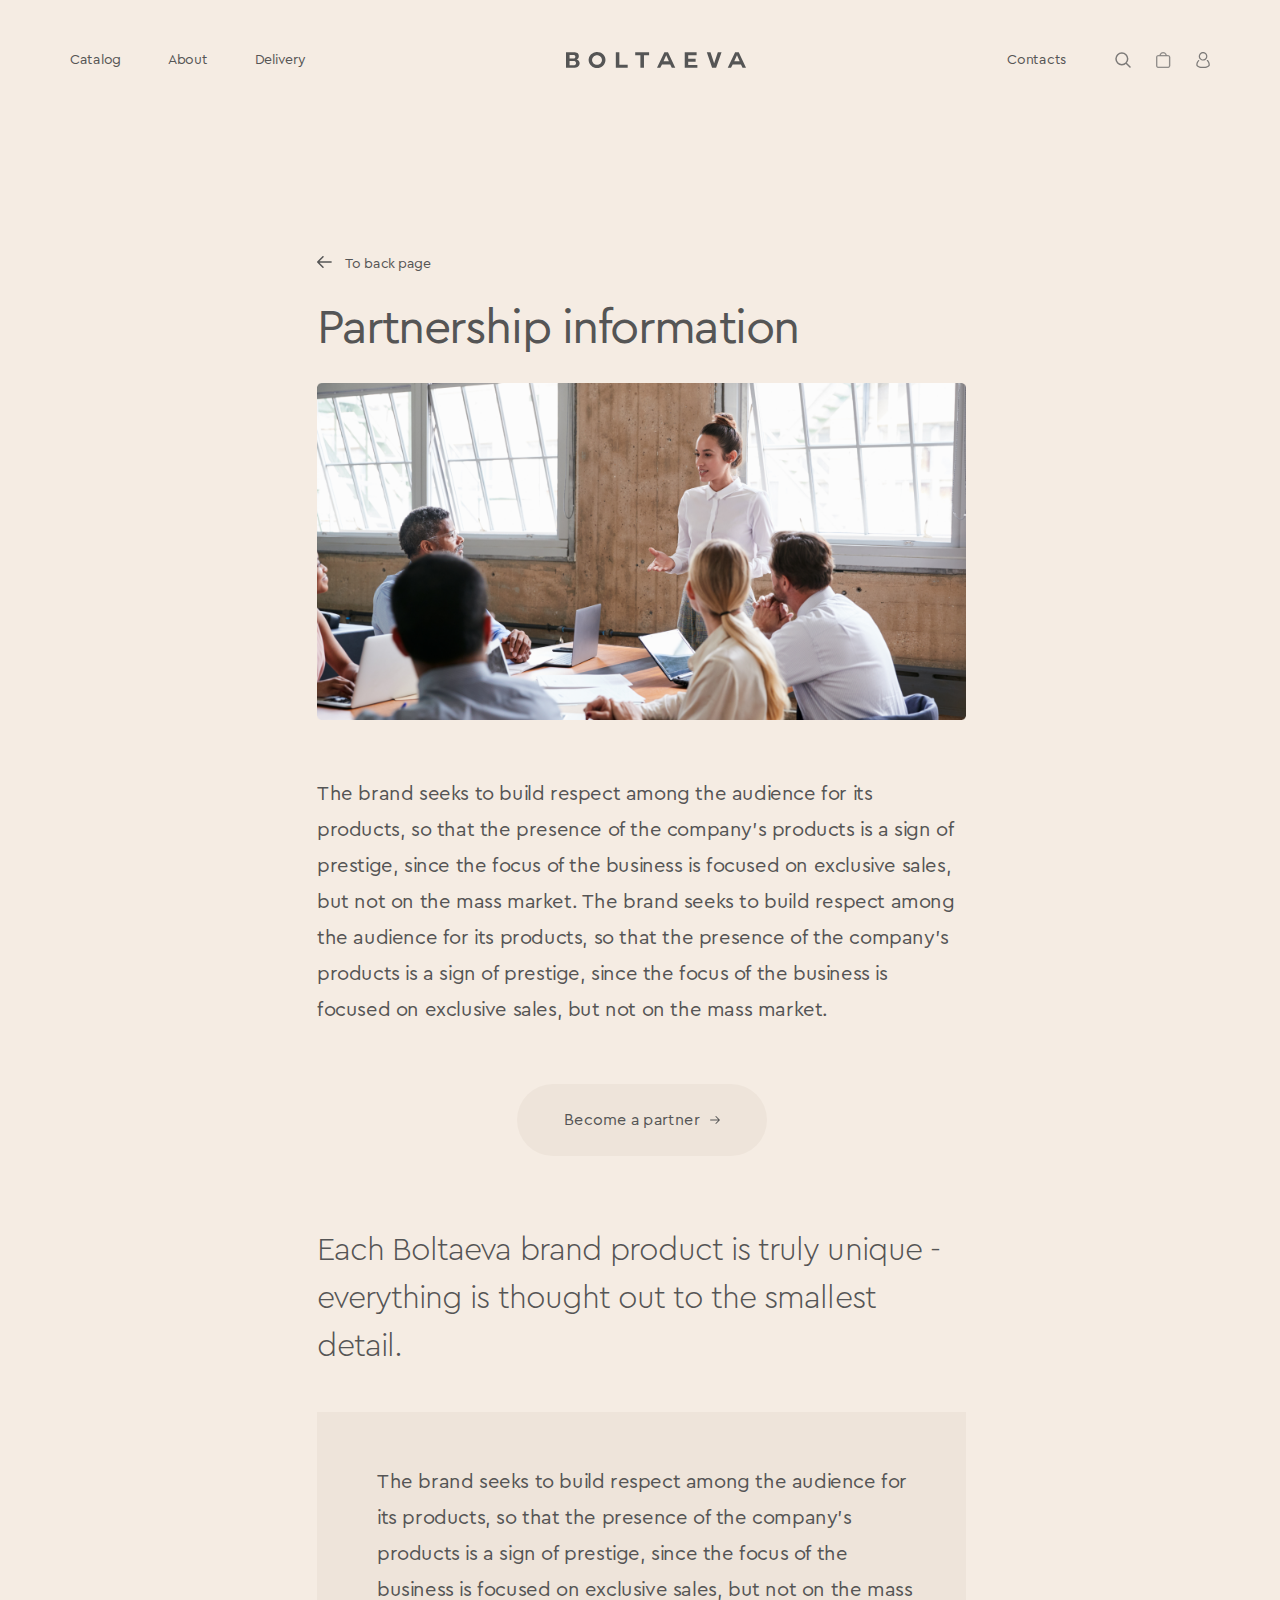
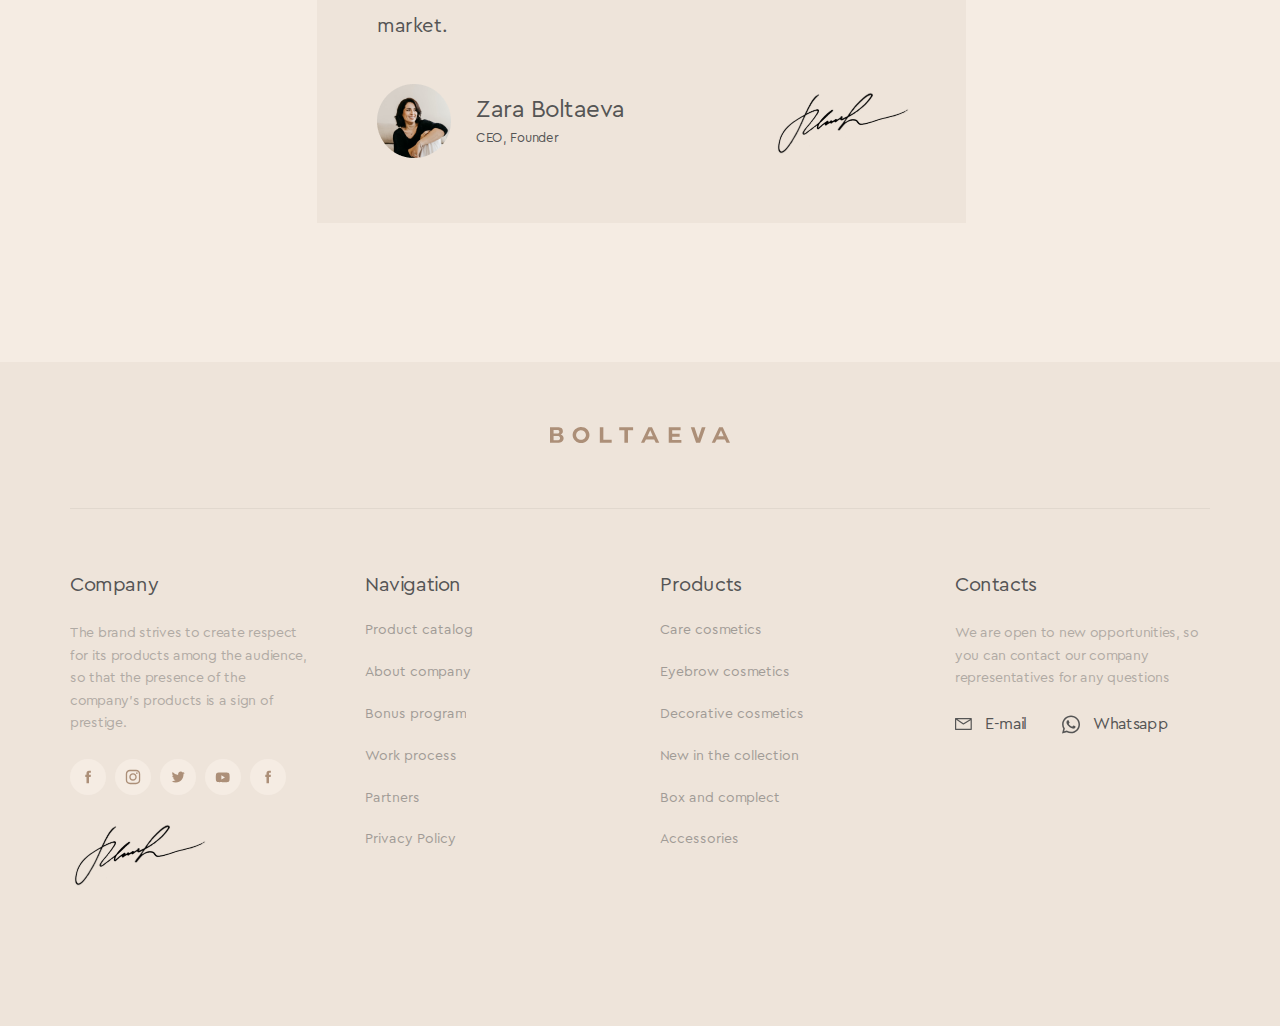
<file: partners.html>
<!DOCTYPE html>
<html lang="en">
  <head>
    <meta charset="UTF-8" />
    <meta http-equiv="X-UA-Compatible" content="IE=edge" />
    <meta name="viewport" content="width=device-width, initial-scale=1.0" />
    <link
      rel="stylesheet"
      href="https://cdn.jsdelivr.net/npm/swiper@9/swiper-bundle.min.css"
    />
    <link rel="stylesheet" href="style.css" />
    <link rel="stylesheet" href="catalog.css" />
    <link rel="stylesheet" href="work-process.css" />
    <link rel="stylesheet" href="about.css" />
    <link rel="stylesheet" href="partners.css" />
    <title>Home</title>
  </head>
  <body>
    <!-- Partners Application -->
    <div id="header-form-partners" class="header-form-partners">
      <img
        src="img/MAIN/Authorization/logo.svg"
        class="header__form-logo"
        alt="Logo"
      />
      <div class="form-form">
        <span class="header-form__lines close-partners"></span>
      </div>
      <h1 class="header__form-title">Thanks</h1>
      <p class="p-black-text">
        We have already received your application and will contact you soon!
      </p>
      <a href="partners.html" class="header-form__button-restore-access"
        >Continue</a
      >
    </div>
    <!-- Partners Application-->

    <div class="wrapper">
      <header class="header">
        <div class="header__container">
          <div class="header__body">
            <nav class="header-menu menu">
              <ul class="menu__list">
                <li class="menu__item">
                  <a href="catalog.html" class="menu__link">Catalog</a>
                </li>
                <li class="menu__item">
                  <a href="about.html" class="menu__link">About</a>
                </li>
                <li class="menu__item">
                  <a href="delivery.html" class="menu__link">Delivery</a>
                </li>
              </ul>
            </nav>
            <a href="index.html" class="header-logo">
              <img src="img/CATALOG/header/logo.svg" alt="Logo" />
              <a class="header-768px-logo" href="index.html"
                ><img src="img/CATALOG/header/logo.svg" alt="Logo"
              /></a>
            </a>
            <div class="header-contact__block">
              <a href="contacts.html" class="contact__link menu__link"
                >Contacts</a
              >
              <div class="nav__block-items">
                <a href="#" class="nav__block-item nav__block-item-1">
                  <img
                    class="search-icon"
                    src="img/CATALOG/header/search.svg"
                    alt="Search Icon"
                  />
                </a>
                <a href="#" class="nav__block-item nav__block-item-2">
                  <img
                    src="img/CATALOG/header/shop.svg"
                    class="shop-icon"
                    alt="Shop Icon"
                  />
                </a>
                <a
                  href="profile.html"
                  class="nav__block-item nav__block-item-3"
                >
                  <img
                    class="client-icon"
                    src="img/CATALOG/header/client.svg"
                    alt="Client Icon"
                  />
                </a>
              </div>
            </div>
          </div>

          <!-- Burger Menu  -->
          <div class="burger-menu">
            <a href="#" class="burger-menu__button"
              ><span class="burger-menu__lines"></span
            ></a>
            <div class="burger-menu__nav">
              <div class="burger-menu__header">
                <a class="burger-menu__logo" href="index.html"
                  ><img src="img/CATALOG/header/320px/logo.svg" alt="Logo"
                /></a>
                <a href="#"
                  ><img src="img/CATALOG/header/shop.svg" alt="Shop Icon"
                /></a>
              </div>

              <nav class="burger-header-menu menu">
                <ul class="menu__list">
                  <li class="menu__item">
                    <a href="index.html" class="menu__link">Main page</a>
                  </li>
                  <li class="menu__item">
                    <a href="catalog.html" class="menu__link">Catalog</a>
                  </li>
                  <li class="menu__item">
                    <a href="about.html" class="menu__link">About</a>
                  </li>
                  <li class="menu__item">
                    <a href="delivery.html" class="menu__link">Delivery</a>
                  </li>
                  <li class="menu__item">
                    <a href="contacts.html" class="menu__link">Contacts</a>
                  </li>
                  <li class="menu__item">
                    <a href="bonus-program.html" class="menu__link"
                      >Bonus program</a
                    >
                  </li>
                  <li class="menu__item">
                    <a href="work-process.html" class="menu__link"
                      >Work process</a
                    >
                  </li>
                  <li class="menu__item">
                    <a href="partners.html" class="menu__link">Partners</a>
                  </li>
                </ul>
              </nav>

              <div class="photos__block">
                <img src="img/MAIN/320px/header-slider/02.png" alt="Image" />
                <img src="img/MAIN/320px/header-slider/01.png" alt="Image" />
                <p class="photos__block-text-1">Care</p>
                <img src="img/MAIN/320px/header-slider/03.png" alt="Image" />
                <p class="photos__block-text-2">Care</p>
              </div>

              <div class="menu__socs">
                <a href="#"
                  ><img
                    src="img/MAIN/320px/header-slider/fb.svg"
                    alt="Facebook Icon"
                /></a>
                <a href="#"
                  ><img
                    src="img/MAIN/320px/header-slider/insta.svg"
                    alt="Instagram Icon"
                /></a>
                <a href="#"
                  ><img
                    src="img/MAIN/320px/header-slider/tw.svg"
                    alt="Twitter Icon"
                /></a>
                <a href="#"
                  ><img
                    src="img/MAIN/320px/header-slider/youtube.svg"
                    alt="Youtube Icon"
                /></a>
                <a href="#"
                  ><img
                    src="img/MAIN/320px/header-slider/fb.svg"
                    alt="Facebook Icon"
                /></a>
              </div>
              <div class="menu__sign">
                <img
                  src="img/MAIN/320px/header-slider/sign.svg"
                  alt="Signature"
                />
              </div>
            </div>
            <div class="burger-menu__overlay"></div>
          </div>
          <!-- Burger Menu  -->
        </div>
      </header>

      <main class="page">
        <section class="page__about about">
          <div class="about__body">
            <div class="about__body-back-page">
              <a href="index.html">
                <img src="img/ABOUT/arrow-left.svg" alt="Arrow Left Icon"
              /></a>
              <p>To back page</p>
            </div>
            <h1 class="about__body-title">Partnership information</h1>
            <img
              src="img/ABOUT/01.png"
              class="about-image-1"
              alt="About Image"
            />
            <p class="about__body-text">
              The brand seeks to build respect among the audience for its
              products, so that the presence of the company's products is a sign
              of prestige, since the focus of the business is focused on
              exclusive sales, but not on the mass market. The brand seeks to
              build respect among the audience for its products, so that the
              presence of the company's products is a sign of prestige, since
              the focus of the business is focused on exclusive sales, but not
              on the mass market.
            </p>

            <a href="#" id="become-partner" class="real-society__button"
              >Become a partner<img
                src="img/PARTNERS/arrow-right.svg"
                alt="Arrow Right Icon"
            /></a>
            <p class="working-process__body-special-text">
              Each Boltaeva brand product is truly unique - everything is
              thought out to the smallest detail.
            </p>
            <div class="about__body-feedback">
              <p class="feedback-text">
                The brand seeks to build respect among the audience for its
                products, so that the presence of the company's products is a
                sign of prestige, since the focus of the business is focused on
                exclusive sales, but not on the mass market.
              </p>
              <div class="feedback-info-body">
                <div class="feedback-info">
                  <img src="img/ABOUT/boltaeva-pic.png" alt="Zara Boltaeva" />
                  <div class="feedback-name-position">
                    <p class="feedback-name">Zara Boltaeva</p>
                    <p class="feedback-position">CEO, Founder</p>
                  </div>
                </div>
                <img src="img/ABOUT/sign.svg" alt="Signature" />
              </div>
            </div>
          </div>
        </section>
      </main>

      <footer class="footer">
        <div class="footer__container">
          <div class="footer__block-logo">
            <img src="img/MAIN/footer/footer-logo.svg" alt="Logo" />
          </div>
          <div class="footer__body">
            <div class="footer__items">
              <div class="footer__item">
                <h3 class="footer__main-title">Company</h3>
                <p class="footer-text">
                  The brand strives to create respect for its products among the
                  audience, so that the presence of the company's products is a
                  sign of prestige.
                </p>
                <div class="footer__contacts-768px">
                  <a href="mailto:"
                    ><img
                      src="img/MAIN/footer/mail.svg"
                      alt="Mail Icon"
                    />E-mail</a
                  >
                  <a href="tel:+"
                    ><img
                      src="img/MAIN/footer/whatsapp.svg"
                      alt="Whatsapp Icon"
                    />Whatsapp</a
                  >
                </div>
                <div class="footer__socs">
                  <a href="#">
                    <img src="img/MAIN/footer/fb.svg" alt="Facebook Icon" />
                  </a>
                  <a href="#">
                    <img src="img/MAIN/footer/insta.svg" alt="Instagram Icon" />
                  </a>
                  <a href="#">
                    <img src="img/MAIN/footer/tw.svg" alt="Twitter Icon" />
                  </a>
                  <a href="#">
                    <img src="img/MAIN/footer/youtube.svg" alt="Youtube Icon" />
                  </a>
                  <a href="#">
                    <img src="img/MAIN/footer/fb.svg" alt="Facebook Icon" />
                  </a>
                </div>
                <img
                  class="footer-sign"
                  src="img/MAIN/footer/sign.svg"
                  alt="Signature"
                />
              </div>

              <div class="footer__item">
                <h3 class="footer__main-title">Navigation</h3>
                <a href="catalog.html" class="footer__link">Product catalog</a>
                <a href="about.html" class="footer__link">About company</a>
                <a href="bonus-program.html" class="footer__link"
                  >Bonus program</a
                >
                <a href="work-process.html" class="footer__link"
                  >Work process</a
                >
                <a href="partners.html" class="footer__link">Partners</a>
                <a href="privacy-policy.html" class="footer__link"
                  >Privacy Policy</a
                >
              </div>

              <div class="footer__item">
                <h3 class="footer__main-title">Products</h3>
                <a href="#" class="footer__link">Care cosmetics</a>
                <a href="#" class="footer__link">Eyebrow cosmetics</a>
                <a href="#" class="footer__link">Decorative cosmetics</a>
                <a href="#" class="footer__link">New in the collection</a>
                <a href="#" class="footer__link">Box and complect</a>
                <a href="#" class="footer__link">Accessories</a>
              </div>

              <div class="footer__item">
                <h3 class="footer__main-title">Contacts</h3>
                <p class="footer-text">
                  We are open to new opportunities, so you can contact our
                  company representatives for any questions
                </p>
                <div class="footer__contacts">
                  <a href="mailto:"
                    ><img
                      src="img/MAIN/footer/mail.svg"
                      alt="Mail Icon"
                    />E-mail</a
                  >
                  <a href="tel:+"
                    ><img
                      src="img/MAIN/footer/whatsapp.svg"
                      alt="Whatsapp Icon"
                    />Whatsapp</a
                  >
                </div>
              </div>

              <div class="footer__copy">
                <p class="footer-copy">All rights reserved (c) BOLTAEVA 2022</p>
              </div>
            </div>
          </div>
        </div>
      </footer>
    </div>

    <script src="https://code.jquery.com/jquery-3.3.1.min.js"></script>
    <script src="https://cdn.jsdelivr.net/npm/swiper@9/swiper-bundle.min.js"></script>
    <script src="js/partners.js"></script>
  </body>
</html>
</file>
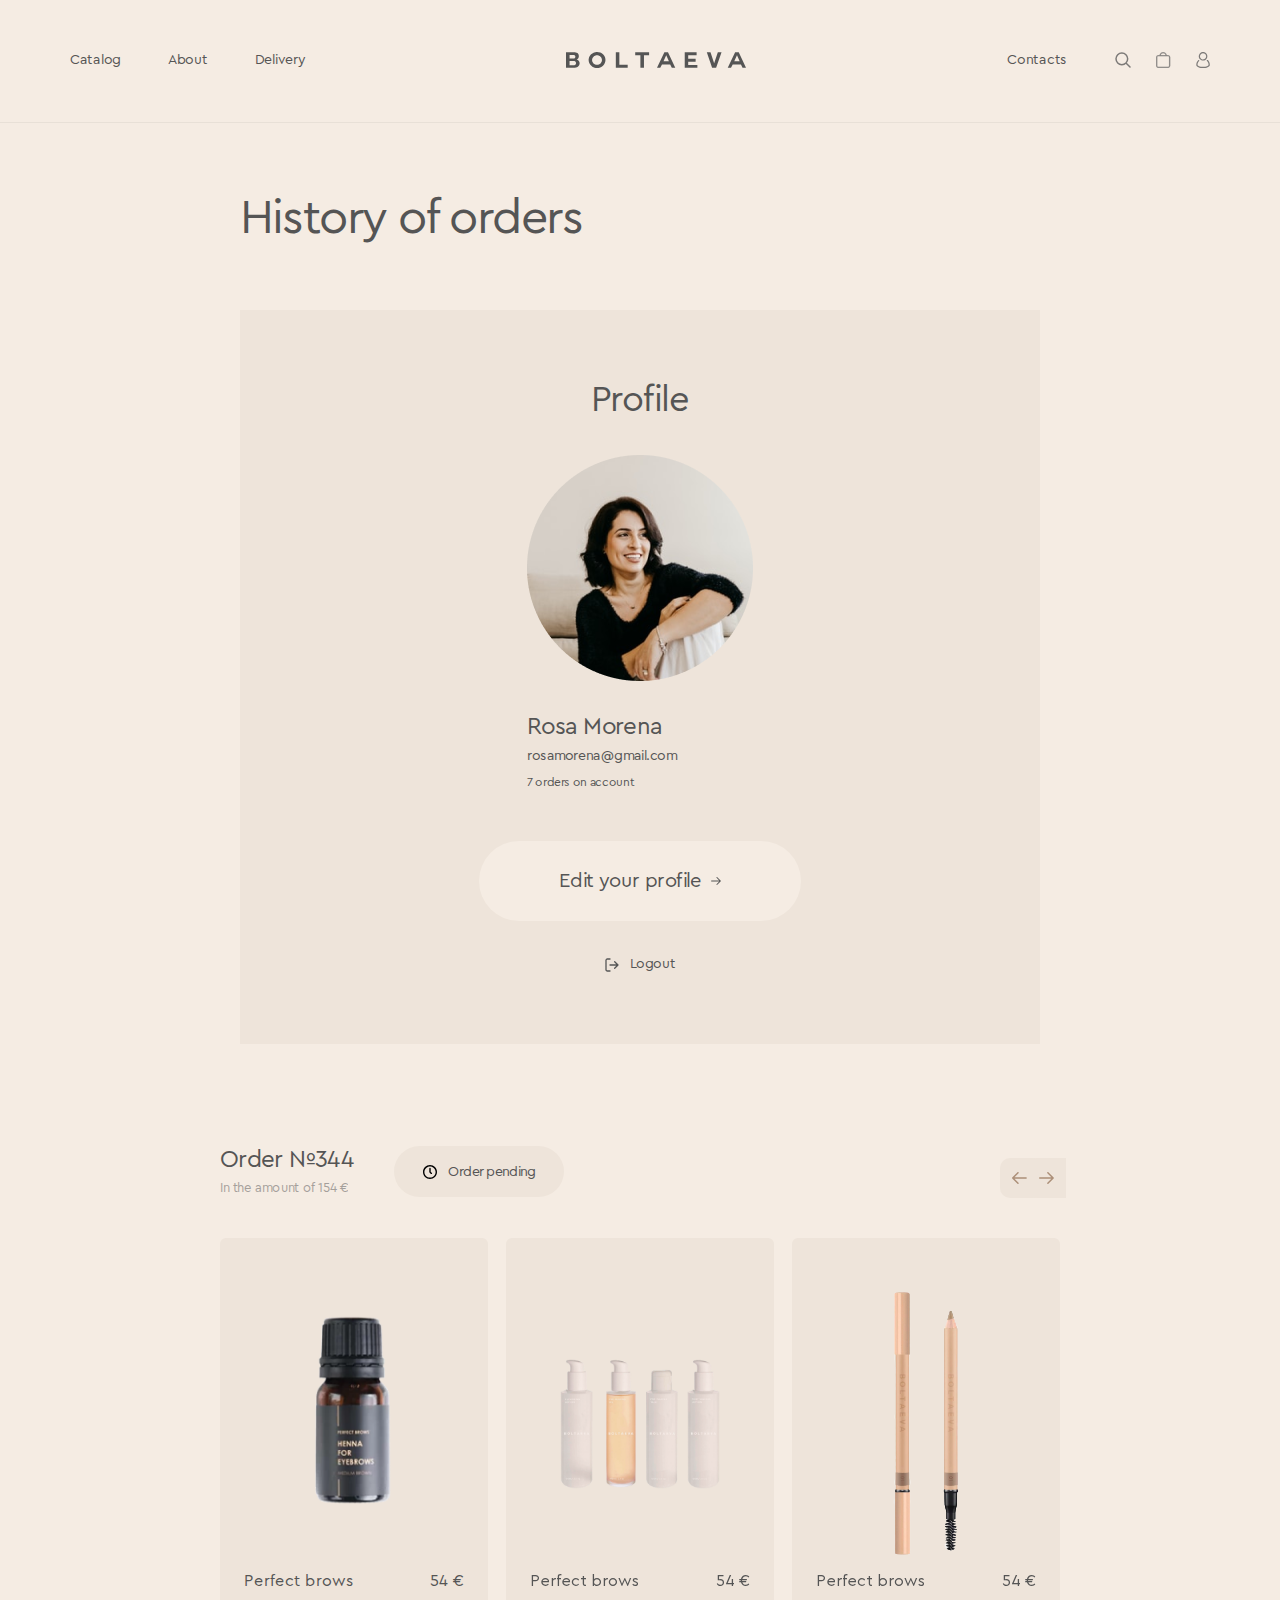
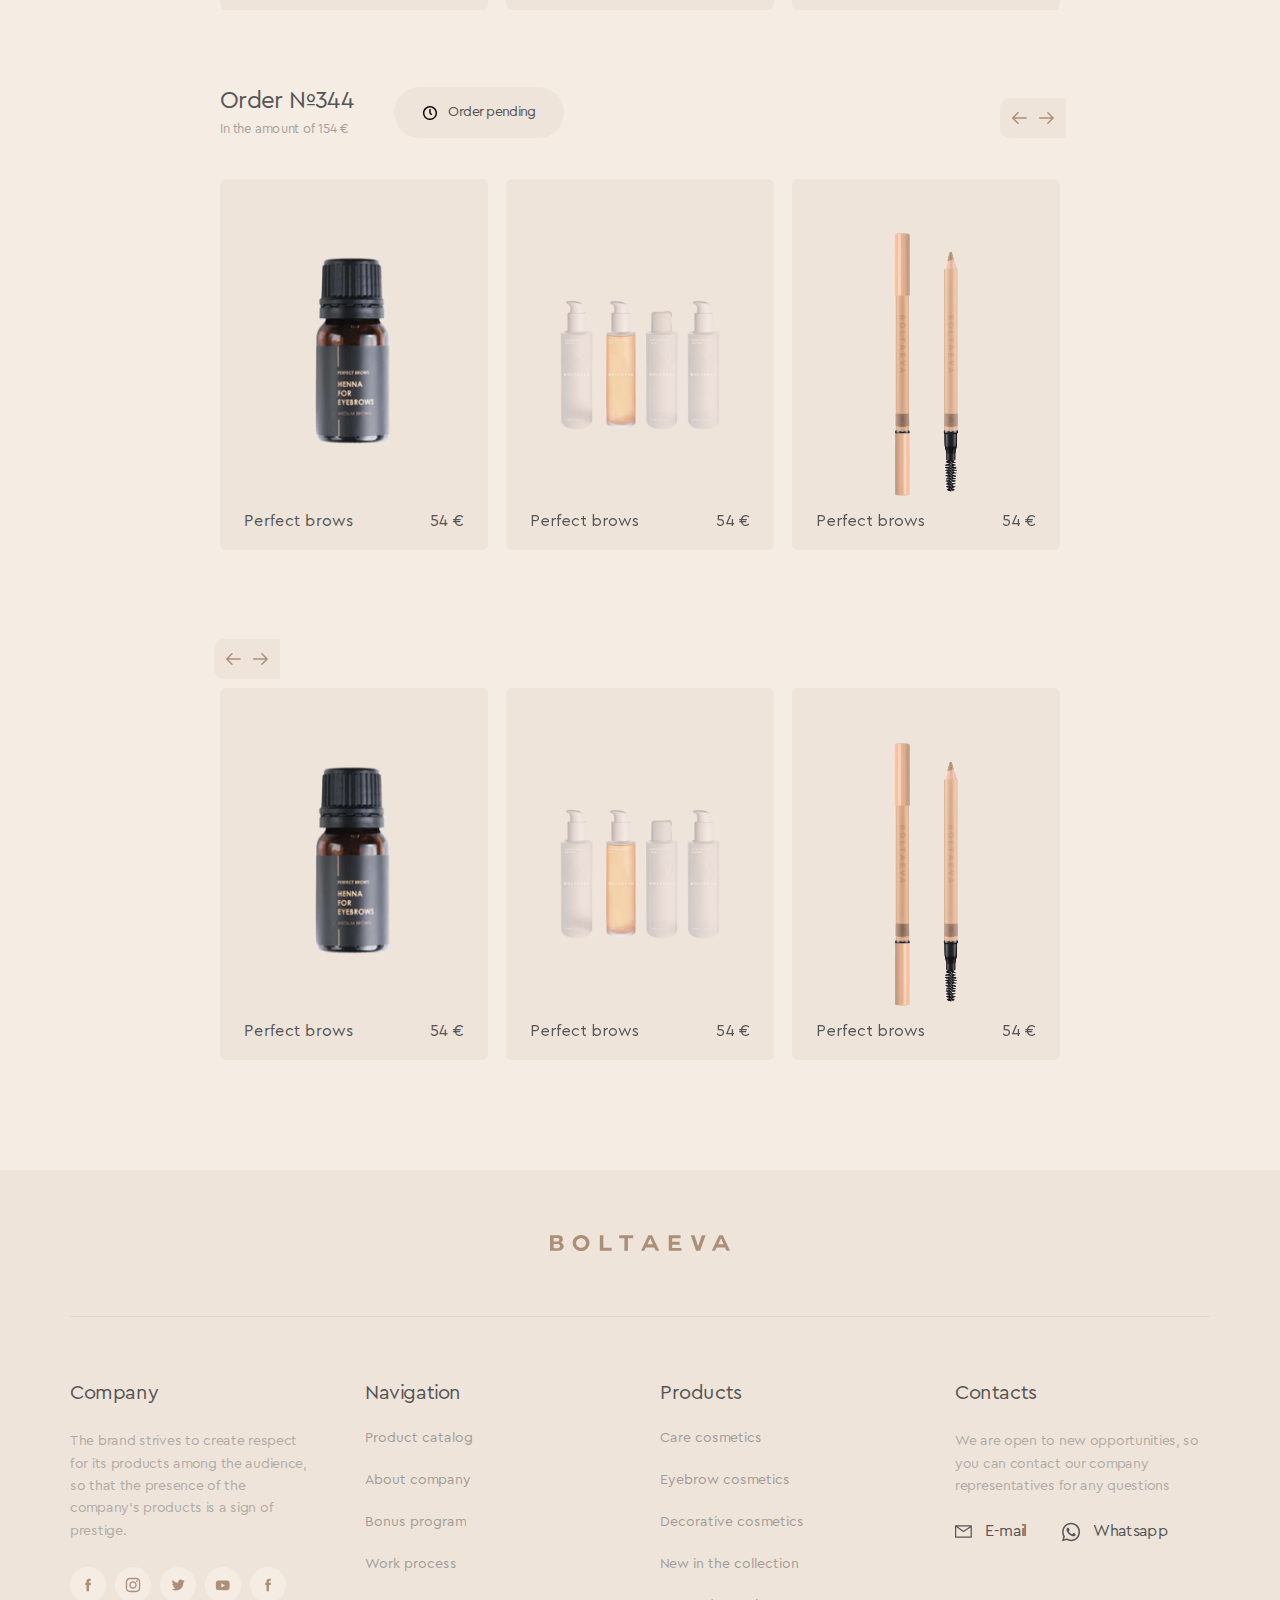
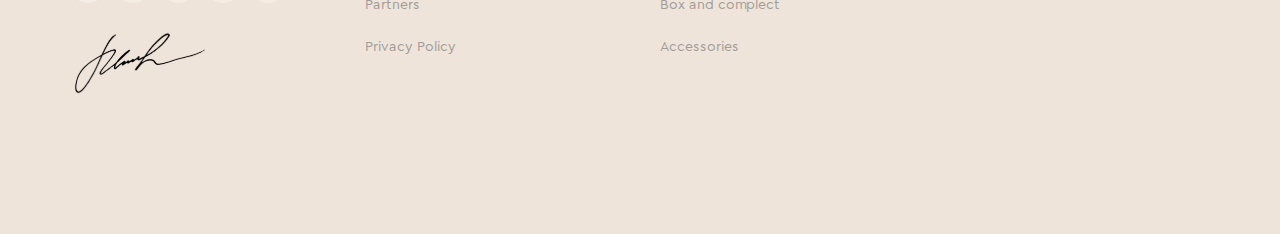
<file: profile.html>
<!DOCTYPE html>
<html lang="en">
  <head>
    <meta charset="UTF-8" />
    <meta http-equiv="X-UA-Compatible" content="IE=edge" />
    <meta name="viewport" content="width=device-width, initial-scale=1.0" />
    <link
      rel="stylesheet"
      href="https://cdn.jsdelivr.net/npm/swiper@9/swiper-bundle.min.css"
    />
    <link rel="stylesheet" href="style.css" />
    <link rel="stylesheet" href="catalog.css" />
    <link rel="stylesheet" href="card-product-milk.css" />
    <link rel="stylesheet" href="profile.css" />
    <title>Home</title>
  </head>
  <body>
    <div class="wrapper">
      <header class="header">
        <div class="header__container">
          <div class="header__body">
            <nav class="header-menu menu">
              <ul class="menu__list">
                <li class="menu__item">
                  <a href="catalog.html" class="menu__link">Catalog</a>
                </li>
                <li class="menu__item">
                  <a href="about.html" class="menu__link">About</a>
                </li>
                <li class="menu__item">
                  <a href="delivery.html" class="menu__link">Delivery</a>
                </li>
              </ul>
            </nav>
            <a href="index.html" class="header-logo">
              <img src="img/CATALOG/header/logo.svg" alt="Logo" />
              <a class="header-768px-logo" href="index.html"
                ><img src="img/CATALOG/header/logo.svg" alt="Logo"
              /></a>
            </a>
            <div class="header-contact__block">
              <a href="contacts.html" class="contact__link menu__link"
                >Contacts</a
              >
              <div class="nav__block-items">
                <a href="#" class="nav__block-item nav__block-item-1">
                  <img
                    class="search-icon"
                    src="img/CATALOG/header/search.svg"
                    alt="Search Icon"
                  />
                </a>
                <a href="#" class="nav__block-item nav__block-item-2">
                  <img
                    src="img/CATALOG/header/shop.svg"
                    class="shop-icon"
                    alt="Shop Icon"
                  />
                </a>
                <a
                  href="profile.html"
                  class="nav__block-item nav__block-item-3"
                >
                  <img
                    class="client-icon"
                    src="img/CATALOG/header/client.svg"
                    alt="Client Icon"
                  />
                </a>
              </div>
            </div>
          </div>

          <!-- Burger Menu  -->
          <div class="burger-menu">
            <a href="#" class="burger-menu__button"
              ><span class="burger-menu__lines"></span
            ></a>
            <div class="burger-menu__nav">
              <div class="burger-menu__header">
                <a class="burger-menu__logo" href="index.html"
                  ><img src="img/CATALOG/header/320px/logo.svg" alt="Logo"
                /></a>
                <a href="#"
                  ><img src="img/CATALOG/header/shop.svg" alt="Shop Icon"
                /></a>
              </div>

              <nav class="burger-header-menu menu">
                <ul class="menu__list">
                  <li class="menu__item">
                    <a href="index.html" class="menu__link">Main page</a>
                  </li>
                  <li class="menu__item">
                    <a href="catalog.html" class="menu__link">Catalog</a>
                  </li>
                  <li class="menu__item">
                    <a href="about.html" class="menu__link">About</a>
                  </li>
                  <li class="menu__item">
                    <a href="delivery.html" class="menu__link">Delivery</a>
                  </li>
                  <li class="menu__item">
                    <a href="contacts.html" class="menu__link">Contacts</a>
                  </li>
                  <li class="menu__item">
                    <a href="bonus-program.html" class="menu__link"
                      >Bonus program</a
                    >
                  </li>
                  <li class="menu__item">
                    <a href="work-process.html" class="menu__link"
                      >Work process</a
                    >
                  </li>
                  <li class="menu__item">
                    <a href="partners.html" class="menu__link">Partners</a>
                  </li>
                </ul>
              </nav>

              <div class="photos__block">
                <img src="img/MAIN/320px/header-slider/02.png" alt="Image" />
                <img src="img/MAIN/320px/header-slider/01.png" alt="Image" />
                <p class="photos__block-text-1">Care</p>
                <img src="img/MAIN/320px/header-slider/03.png" alt="Image" />
                <p class="photos__block-text-2">Care</p>
              </div>

              <div class="menu__socs">
                <a href="#"
                  ><img
                    src="img/MAIN/320px/header-slider/fb.svg"
                    alt="Facebook Icon"
                /></a>
                <a href="#"
                  ><img
                    src="img/MAIN/320px/header-slider/insta.svg"
                    alt="Instagram Icon"
                /></a>
                <a href="#"
                  ><img
                    src="img/MAIN/320px/header-slider/tw.svg"
                    alt="Twitter Icon"
                /></a>
                <a href="#"
                  ><img
                    src="img/MAIN/320px/header-slider/youtube.svg"
                    alt="Youtube Icon"
                /></a>
                <a href="#"
                  ><img
                    src="img/MAIN/320px/header-slider/fb.svg"
                    alt="Facebook Icon"
                /></a>
              </div>
              <div class="menu__sign">
                <img
                  src="img/MAIN/320px/header-slider/sign.svg"
                  alt="Signature"
                />
              </div>
            </div>
            <div class="burger-menu__overlay"></div>
          </div>
          <!-- Burger Menu  -->
        </div>
      </header>

      <main class="page">
        <section class="profile__page profile">
          <div class="profile__left-part">
            <div class="profile__left-part__container">
              <h1 class="profile__title">History of orders</h1>

              <div class="profile__block-title">
                <div class="profile__text-block">
                  <div class="profile__text-block-left">
                    <p class="profile__block-title">Order №344</p>
                    <p class="profile__total-price">In the amount of 154 €</p>
                  </div>
                  <a href="#" class="profile__pending"
                    ><img src="img/PROFILE/clock.svg" alt="Waiting Icon" />
                    Order pending</a
                  >
                </div>
                <div class="profile-pagination-1">
                  <!-- If we need navigation buttons -->
                  <div class="swiper-button-prev profile-swiper-button-prev-1">
                    <img
                      src="img/CARD-PRODUCT-MILK/arrow-left-brown.svg"
                      alt="Left Arrow Icon"
                    />
                  </div>
                  <div class="swiper-button-next profile-swiper-button-next-1">
                    <img
                      src="img/CARD-PRODUCT-MILK/arrow-right-brown.svg"
                      alt="Right Arrow Icon"
                    />
                  </div>
                </div>
              </div>
              <!-- Slider main container -->
              <div class="swiper profile-swiper-1">
                <!-- Additional required wrapper -->
                <div class="swiper-wrapper profile-swiper-wrapper-1">
                  <!-- Slides -->
                  <div class="swiper-slide">
                    <div class="gallery-item">
                      <a href="card-product-bottle.html">
                        <img
                          class="gallery-item-image"
                          src="img/MAIN/under-header/1.02.png"
                          alt="Gallery Image"
                      /></a>
                      <div class="swiper-slide-info">
                        <p class="stuff-name">Perfect brows</p>
                        <p class="stuff-price">54 €</p>
                      </div>
                    </div>

                    <div class="gallery-item no-see-3">
                      <a href="card-product-milk.html">
                        <img
                          src="img/MAIN/under-header/1.03.png"
                          class="bottles"
                          alt="Gallery Image"
                      /></a>
                      <div class="swiper-slide-info">
                        <p class="stuff-name">Perfect brows</p>
                        <p class="stuff-price">54 €</p>
                      </div>
                    </div>

                    <div class="gallery-item no-see-2">
                      <a href="card-product-pencil.html">
                        <img
                          src="img/MAIN/under-header/1.04.png"
                          class="pencil"
                          alt="Gallery Image"
                      /></a>
                      <div class="swiper-slide-info">
                        <p class="stuff-name">Perfect brows</p>
                        <p class="stuff-price">54 €</p>
                      </div>
                    </div>
                  </div>

                  <div class="swiper-slide">
                    <div class="gallery-item">
                      <a href="card-product-bottle.html">
                        <img
                          class="gallery-item-image"
                          src="img/MAIN/under-header/1.02.png"
                          alt="Gallery Image"
                      /></a>
                      <div class="swiper-slide-info">
                        <p class="stuff-name">Perfect brows</p>
                        <p class="stuff-price">54 €</p>
                      </div>
                    </div>

                    <div class="gallery-item no-see-3">
                      <a href="card-product-milk.html">
                        <img
                          src="img/MAIN/under-header/1.03.png"
                          class="bottles"
                          alt="Gallery Image"
                      /></a>
                      <div class="swiper-slide-info">
                        <p class="stuff-name">Perfect brows</p>
                        <p class="stuff-price">54 €</p>
                      </div>
                    </div>

                    <div class="gallery-item no-see-2">
                      <a href="card-product-pencil.html">
                        <img
                          src="img/MAIN/under-header/1.04.png"
                          class="pencil"
                          alt="Gallery Image"
                      /></a>
                      <div class="swiper-slide-info">
                        <p class="stuff-name">Perfect brows</p>
                        <p class="stuff-price">54 €</p>
                      </div>
                    </div>
                  </div>
                </div>
              </div>

              <div class="profile__block-title">
                <div class="profile__text-block">
                  <div class="profile__text-block-left">
                    <p class="profile__block-title">Order №344</p>
                    <p class="profile__total-price">In the amount of 154 €</p>
                  </div>
                  <a href="#" class="profile__pending"
                    ><img src="img/PROFILE/clock.svg" alt="Waiting Icon" />
                    Order pending</a
                  >
                </div>
                <div class="profile-pagination-2">
                  <!-- If we need navigation buttons -->
                  <div class="swiper-button-prev profile-swiper-button-prev-2">
                    <img
                      src="img/CARD-PRODUCT-MILK/arrow-left-brown.svg"
                      alt="Left Arrow Icon"
                    />
                  </div>
                  <div class="swiper-button-next profile-swiper-button-next-2">
                    <img
                      src="img/CARD-PRODUCT-MILK/arrow-right-brown.svg"
                      alt="Right Arrow Icon"
                    />
                  </div>
                </div>
              </div>
              <!-- Slider main container -->
              <div class="swiper profile-swiper-2">
                <!-- Additional required wrapper -->
                <div class="swiper-wrapper profile-swiper-wrapper-2">
                  <!-- Slides -->
                  <div class="swiper-slide">
                    <div class="gallery-item">
                      <a href="card-product-bottle.html">
                        <img
                          class="gallery-item-image"
                          src="img/MAIN/under-header/1.02.png"
                          alt="Gallery Image"
                      /></a>
                      <div class="swiper-slide-info">
                        <p class="stuff-name">Perfect brows</p>
                        <p class="stuff-price">54 €</p>
                      </div>
                    </div>

                    <div class="gallery-item no-see-3">
                      <a href="card-product-milk.html">
                        <img
                          src="img/MAIN/under-header/1.03.png"
                          class="bottles"
                          alt="Gallery Image"
                      /></a>
                      <div class="swiper-slide-info">
                        <p class="stuff-name">Perfect brows</p>
                        <p class="stuff-price">54 €</p>
                      </div>
                    </div>

                    <div class="gallery-item no-see-2">
                      <a href="card-product-pencil.html">
                        <img
                          src="img/MAIN/under-header/1.04.png"
                          class="pencil"
                          alt="Gallery Image"
                      /></a>
                      <div class="swiper-slide-info">
                        <p class="stuff-name">Perfect brows</p>
                        <p class="stuff-price">54 €</p>
                      </div>
                    </div>
                  </div>

                  <div class="swiper-slide">
                    <div class="gallery-item">
                      <a href="card-product-bottle.html">
                        <img
                          class="gallery-item-image"
                          src="img/MAIN/under-header/1.02.png"
                          alt="Gallery Image"
                      /></a>
                      <div class="swiper-slide-info">
                        <p class="stuff-name">Perfect brows</p>
                        <p class="stuff-price">54 €</p>
                      </div>
                    </div>

                    <div class="gallery-item no-see-3">
                      <a href="card-product-milk.html">
                        <img
                          src="img/MAIN/under-header/1.03.png"
                          class="bottles"
                          alt="Gallery Image"
                      /></a>
                      <div class="swiper-slide-info">
                        <p class="stuff-name">Perfect brows</p>
                        <p class="stuff-price">54 €</p>
                      </div>
                    </div>

                    <div class="gallery-item no-see-2">
                      <a href="card-product-pencil.html">
                        <img
                          src="img/MAIN/under-header/1.04.png"
                          class="pencil"
                          alt="Gallery Image"
                      /></a>
                      <div class="swiper-slide-info">
                        <p class="stuff-name">Perfect brows</p>
                        <p class="stuff-price">54 €</p>
                      </div>
                    </div>
                  </div>
                </div>
              </div>

              <div class="profile__block-title profile__block-title-1">
                <p class="profile__title profile__special-text">
                  We care about your beauty, so we recommend that you consider
                  other products
                </p>
                <div class="profile-pagination-3">
                  <!-- If we need navigation buttons -->
                  <div class="swiper-button-prev profile-swiper-button-prev-3">
                    <img
                      src="img/CARD-PRODUCT-MILK/arrow-left-brown.svg"
                      alt="Left Arrow Icon"
                    />
                  </div>
                  <div class="swiper-button-next profile-swiper-button-next-3">
                    <img
                      src="img/CARD-PRODUCT-MILK/arrow-right-brown.svg"
                      alt="Right Arrow Icon"
                    />
                  </div>
                </div>
              </div>
              <!-- Slider main container -->
              <div class="swiper profile-swiper-3">
                <!-- Additional required wrapper -->
                <div class="swiper-wrapper profile-swiper-wrapper-3">
                  <!-- Slides -->
                  <div class="swiper-slide">
                    <div class="gallery-item">
                      <a href="card-product-bottle.html">
                        <img
                          class="gallery-item-image"
                          src="img/MAIN/under-header/1.02.png"
                          alt="Gallery Image"
                      /></a>
                      <div class="swiper-slide-info">
                        <p class="stuff-name">Perfect brows</p>
                        <p class="stuff-price">54 €</p>
                      </div>
                    </div>

                    <div class="gallery-item no-see-3">
                      <a href="card-product-milk.html">
                        <img
                          src="img/MAIN/under-header/1.03.png"
                          class="bottles"
                          alt="Gallery Image"
                      /></a>
                      <div class="swiper-slide-info">
                        <p class="stuff-name">Perfect brows</p>
                        <p class="stuff-price">54 €</p>
                      </div>
                    </div>

                    <div class="gallery-item no-see-2">
                      <a href="card-product-pencil.html">
                        <img
                          src="img/MAIN/under-header/1.04.png"
                          class="pencil"
                          alt="Gallery Image"
                      /></a>
                      <div class="swiper-slide-info">
                        <p class="stuff-name">Perfect brows</p>
                        <p class="stuff-price">54 €</p>
                      </div>
                    </div>
                  </div>

                  <div class="swiper-slide">
                    <div class="gallery-item">
                      <a href="card-product-bottle.html">
                        <img
                          class="gallery-item-image"
                          src="img/MAIN/under-header/1.02.png"
                          alt="Gallery Image"
                      /></a>
                      <div class="swiper-slide-info">
                        <p class="stuff-name">Perfect brows</p>
                        <p class="stuff-price">54 €</p>
                      </div>
                    </div>

                    <div class="gallery-item no-see-3">
                      <a href="card-product-milk.html">
                        <img
                          src="img/MAIN/under-header/1.03.png"
                          class="bottles"
                          alt="Gallery Image"
                      /></a>
                      <div class="swiper-slide-info">
                        <p class="stuff-name">Perfect brows</p>
                        <p class="stuff-price">54 €</p>
                      </div>
                    </div>

                    <div class="gallery-item no-see-2">
                      <a href="card-product-pencil.html">
                        <img
                          src="img/MAIN/under-header/1.04.png"
                          class="pencil"
                          alt="Gallery Image"
                      /></a>
                      <div class="swiper-slide-info">
                        <p class="stuff-name">Perfect brows</p>
                        <p class="stuff-price">54 €</p>
                      </div>
                    </div>
                  </div>
                </div>
              </div>
            </div>
          </div>

          <aside class="profile__right-part">
            <h1 class="profile__title-768px">History of orders</h1>
            <div class="profile__right-part__body">
              <h2 class="profile__right-part-title">Profile</h2>
              <div class="right-part__body-info">
                <img
                  src="img/PROFILE/profile-pic.png"
                  alt="Profile Client Image"
                  class="profile__right-part-client-pic"
                />
               <div class="right-part__body-info-info">
                 <p class="profile__right-part-name">Rosa Morena</p>
                 <p class="profile__right-part-email">rosamorena@gmail.com</p>
                 <p class="profile__right-part-orders">7 orders on account</p>
               </div>
              </div>
              <a href="#" class="profile__right-part-edit"
                >Edit your profile
                <img src="img/PROFILE/arrow-right.svg" alt="Arrow Right Icon"
              /></a>
              <a href="#" class="profile__right-part-logout"
                ><img src="img/PROFILE/logout.svg" alt="Logout Icon" />
                Logout</a
              >
            </div>
          </aside>
        </section>
      </main>

      <footer class="footer">
        <div class="footer__container">
          <div class="footer__block-logo">
            <img src="img/MAIN/footer/footer-logo.svg" alt="Logo" />
          </div>
          <div class="footer__body">
            <div class="footer__items">
              <div class="footer__item">
                <h3 class="footer__main-title">Company</h3>
                <p class="footer-text">
                  The brand strives to create respect for its products among the
                  audience, so that the presence of the company's products is a
                  sign of prestige.
                </p>
                <div class="footer__contacts-768px">
                  <a href="mailto:"
                    ><img
                      src="img/MAIN/footer/mail.svg"
                      alt="Mail Icon"
                    />E-mail</a
                  >
                  <a href="tel:+"
                    ><img
                      src="img/MAIN/footer/whatsapp.svg"
                      alt="Whatsapp Icon"
                    />Whatsapp</a
                  >
                </div>
                <div class="footer__socs">
                  <a href="#">
                    <img src="img/MAIN/footer/fb.svg" alt="Facebook Icon" />
                  </a>
                  <a href="#">
                    <img src="img/MAIN/footer/insta.svg" alt="Instagram Icon" />
                  </a>
                  <a href="#">
                    <img src="img/MAIN/footer/tw.svg" alt="Twitter Icon" />
                  </a>
                  <a href="#">
                    <img src="img/MAIN/footer/youtube.svg" alt="Youtube Icon" />
                  </a>
                  <a href="#">
                    <img src="img/MAIN/footer/fb.svg" alt="Facebook Icon" />
                  </a>
                </div>
                <img
                  class="footer-sign"
                  src="img/MAIN/footer/sign.svg"
                  alt="Signature"
                />
              </div>

              <div class="footer__item">
                <h3 class="footer__main-title">Navigation</h3>
                <a href="catalog.html" class="footer__link">Product catalog</a>
                <a href="about.html" class="footer__link">About company</a>
                <a href="bonus-program.html" class="footer__link"
                  >Bonus program</a
                >
                <a href="work-process.html" class="footer__link"
                  >Work process</a
                >
                <a href="partners.html" class="footer__link">Partners</a>
                <a href="privacy-policy.html" class="footer__link"
                  >Privacy Policy</a
                >
              </div>

              <div class="footer__item">
                <h3 class="footer__main-title">Products</h3>
                <a href="#" class="footer__link">Care cosmetics</a>
                <a href="#" class="footer__link">Eyebrow cosmetics</a>
                <a href="#" class="footer__link">Decorative cosmetics</a>
                <a href="#" class="footer__link">New in the collection</a>
                <a href="#" class="footer__link">Box and complect</a>
                <a href="#" class="footer__link">Accessories</a>
              </div>

              <div class="footer__item">
                <h3 class="footer__main-title">Contacts</h3>
                <p class="footer-text">
                  We are open to new opportunities, so you can contact our
                  company representatives for any questions
                </p>
                <div class="footer__contacts">
                  <a href="mailto:"
                    ><img
                      src="img/MAIN/footer/mail.svg"
                      alt="Mail Icon"
                    />E-mail</a
                  >
                  <a href="tel:+"
                    ><img
                      src="img/MAIN/footer/whatsapp.svg"
                      alt="Whatsapp Icon"
                    />Whatsapp</a
                  >
                </div>
              </div>

              <div class="footer__copy">
                <p class="footer-copy">All rights reserved (c) BOLTAEVA 2022</p>
              </div>
            </div>
          </div>
        </div>
      </footer>
    </div>

    <script src="https://code.jquery.com/jquery-3.3.1.min.js"></script>
    <script src="https://cdn.jsdelivr.net/npm/swiper@9/swiper-bundle.min.js"></script>
    <script src="js/profile.js"></script>
  </body>
</html>
</file>
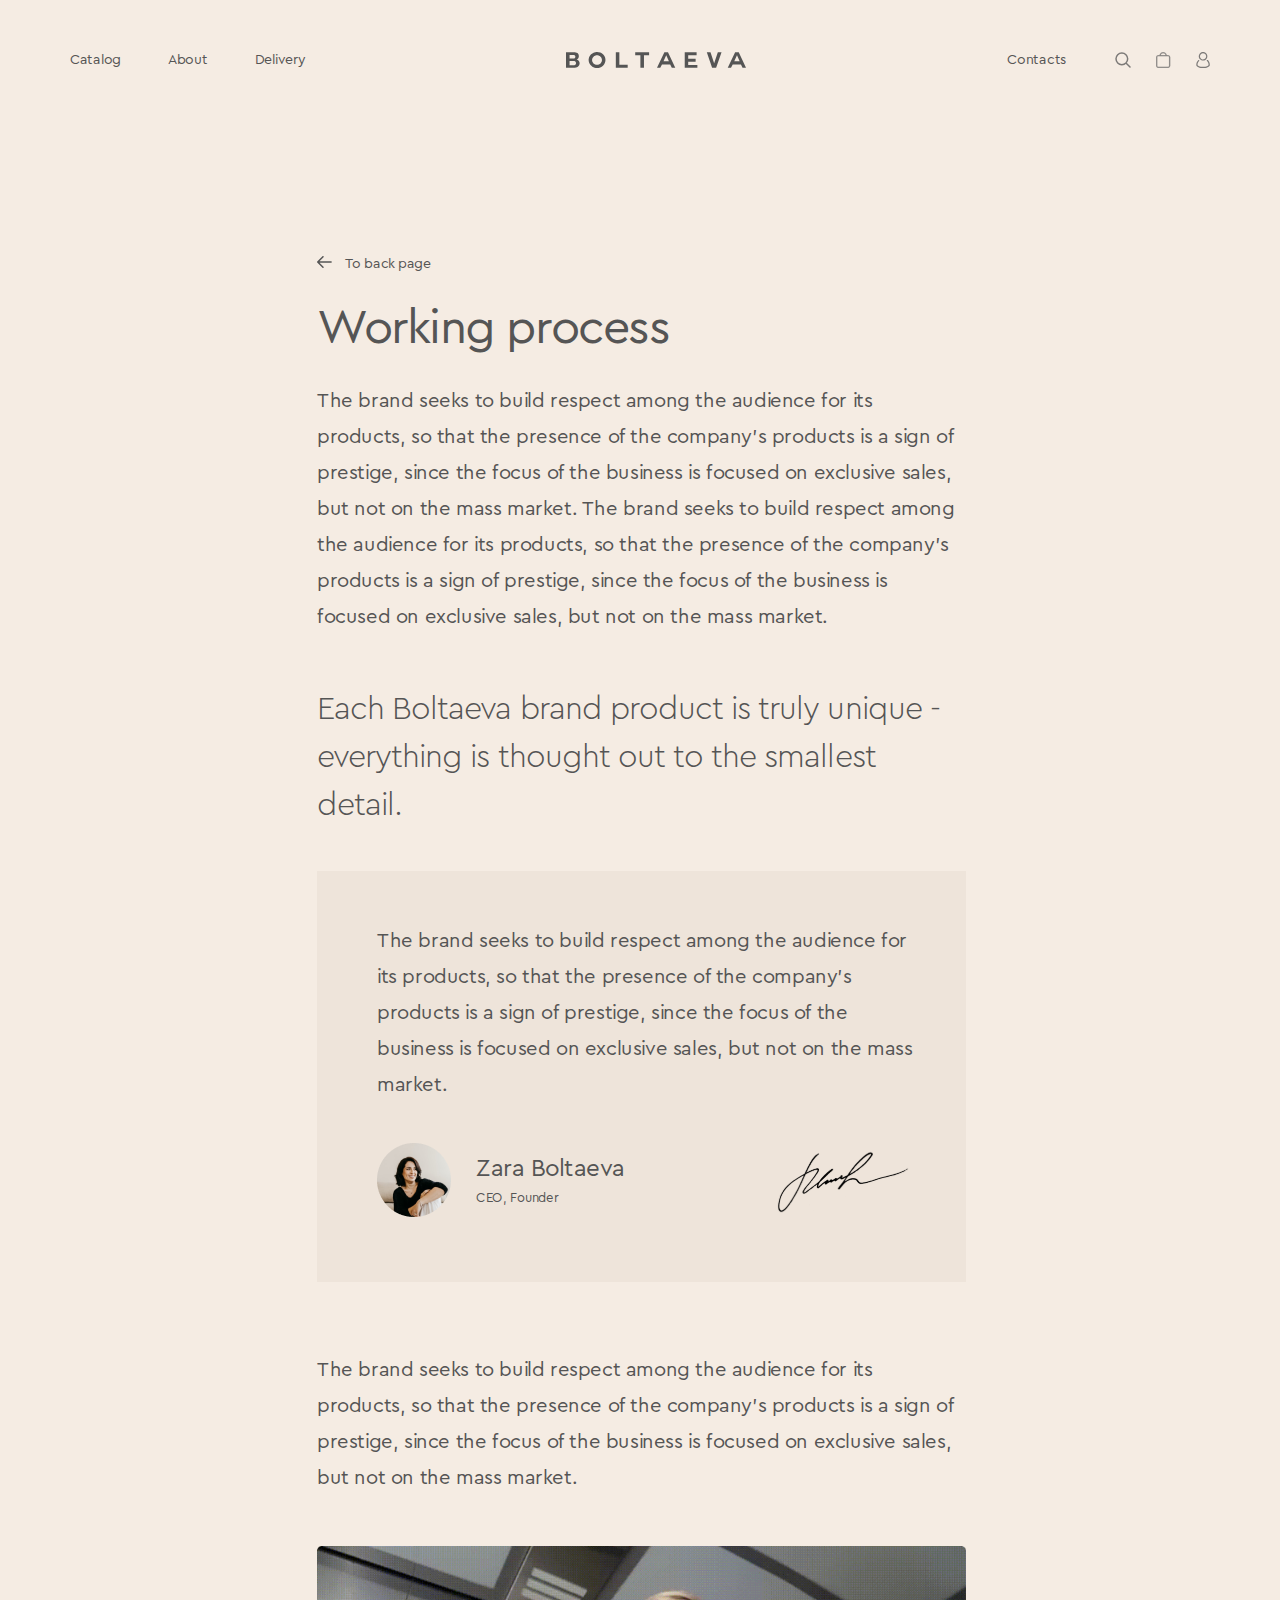
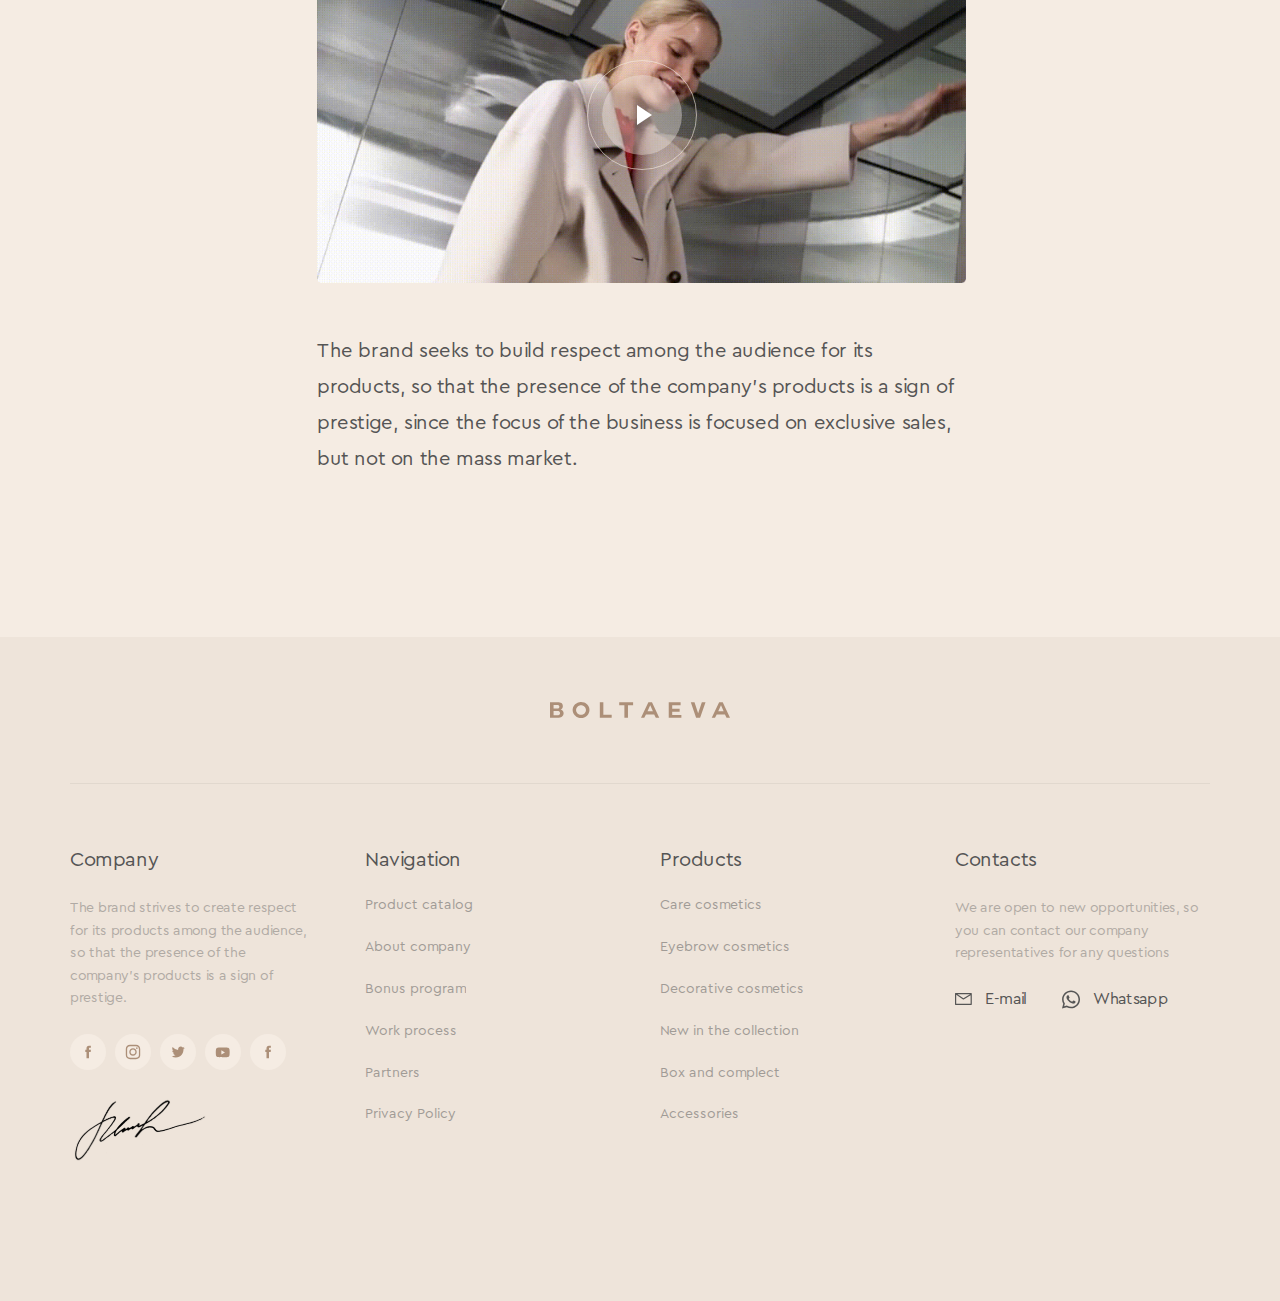
<file: work-process.html>
<!DOCTYPE html>
<html lang="en">
  <head>
    <meta charset="UTF-8" />
    <meta http-equiv="X-UA-Compatible" content="IE=edge" />
    <meta name="viewport" content="width=device-width, initial-scale=1.0" />
    <link
      rel="stylesheet"
      href="https://cdn.jsdelivr.net/npm/swiper@9/swiper-bundle.min.css"
    />
    <link rel="stylesheet" href="style.css" />
    <link rel="stylesheet" href="catalog.css" />
    <link rel="stylesheet" href="work-process.css" />
    <title>Home</title>
  </head>
  <body>
    <div class="wrapper">
      <header class="header">
        <div class="header__container">
          <div class="header__body">
            <nav class="header-menu menu">
              <ul class="menu__list">
                <li class="menu__item">
                  <a href="catalog.html" class="menu__link">Catalog</a>
                </li>
                <li class="menu__item">
                  <a href="about.html" class="menu__link">About</a>
                </li>
                <li class="menu__item">
                  <a href="delivery.html" class="menu__link">Delivery</a>
                </li>
              </ul>
            </nav>
            <a href="index.html" class="header-logo">
              <img src="img/CATALOG/header/logo.svg" alt="Logo" />
              <a class="header-768px-logo" href="index.html"
                ><img src="img/CATALOG/header/logo.svg" alt="Logo"
              /></a>
            </a>
            <div class="header-contact__block">
              <a href="contacts.html" class="contact__link menu__link"
                >Contacts</a
              >
              <div class="nav__block-items">
                <a href="#" class="nav__block-item nav__block-item-1">
                  <img
                    class="search-icon"
                    src="img/CATALOG/header/search.svg"
                    alt="Search Icon"
                  />
                </a>
                <a href="#" class="nav__block-item nav__block-item-2">
                  <img
                    src="img/CATALOG/header/shop.svg"
                    class="shop-icon"
                    alt="Shop Icon"
                  />
                </a>
                <a href="profile.html" class="nav__block-item nav__block-item-3">
                  <img
                    class="client-icon"
                    src="img/CATALOG/header/client.svg"
                    alt="Client Icon"
                  />
                </a>
              </div>
            </div>
          </div>

          <!-- Burger Menu  -->
          <div class="burger-menu">
            <a href="#" class="burger-menu__button"
              ><span class="burger-menu__lines"></span
            ></a>
            <div class="burger-menu__nav">
              <div class="burger-menu__header">
                <a class="burger-menu__logo" href="index.html"
                  ><img src="img/CATALOG/header/320px/logo.svg" alt="Logo"
                /></a>
                <a href="#"
                  ><img src="img/CATALOG/header/shop.svg" alt="Shop Icon"
                /></a>
              </div>

              <nav class="burger-header-menu menu">
                <ul class="menu__list">
                  <li class="menu__item">
                    <a href="index.html" class="menu__link">Main page</a>
                  </li>
                  <li class="menu__item">
                    <a href="catalog.html" class="menu__link">Catalog</a>
                  </li>
                  <li class="menu__item">
                    <a href="about.html" class="menu__link">About</a>
                  </li>
                  <li class="menu__item">
                    <a href="delivery.html" class="menu__link">Delivery</a>
                  </li>
                  <li class="menu__item">
                    <a href="contacts.html" class="menu__link">Contacts</a>
                  </li>
                  <li class="menu__item">
                    <a href="bonus-prgram.html" class="menu__link"
                      >Bonus program</a
                    >
                  </li>
                  <li class="menu__item">
                    <a href="work-process.html" class="menu__link"
                      >Work process</a
                    >
                  </li>
                  <li class="menu__item">
                    <a href="partners.html" class="menu__link">Partners</a>
                  </li>
                </ul>
              </nav>

              <div class="photos__block">
                <img src="img/MAIN/320px/header-slider/02.png" alt="Image" />
                <img src="img/MAIN/320px/header-slider/01.png" alt="Image" />
                <p class="photos__block-text-1">Care</p>
                <img src="img/MAIN/320px/header-slider/03.png" alt="Image" />
                <p class="photos__block-text-2">Care</p>
              </div>

              <div class="menu__socs">
                <a href="#"
                  ><img
                    src="img/MAIN/320px/header-slider/fb.svg"
                    alt="Facebook Icon"
                /></a>
                <a href="#"
                  ><img
                    src="img/MAIN/320px/header-slider/insta.svg"
                    alt="Instagram Icon"
                /></a>
                <a href="#"
                  ><img
                    src="img/MAIN/320px/header-slider/tw.svg"
                    alt="Twitter Icon"
                /></a>
                <a href="#"
                  ><img
                    src="img/MAIN/320px/header-slider/youtube.svg"
                    alt="Youtube Icon"
                /></a>
                <a href="#"
                  ><img
                    src="img/MAIN/320px/header-slider/fb.svg"
                    alt="Facebook Icon"
                /></a>
              </div>
              <div class="menu__sign">
                <img
                  src="img/MAIN/320px/header-slider/sign.svg"
                  alt="Signature"
                />
              </div>
            </div>
            <div class="burger-menu__overlay"></div>
          </div>
          <!-- Burger Menu  -->
        </div>
      </header>

      <main class="page">
        <section class="page__working-process working-process">
          <div class="working-process__body">
            <div class="working-process__body-back-page">
              <a href="index.html">
                <img src="img/ABOUT/arrow-left.svg" alt="Arrow Left Icon"
              /></a>
              <p>To back page</p>
            </div>
            <h1 class="working-process__body-title">Working process</h1>
            <p class="working-process__body-text">
              The brand seeks to build respect among the audience for its
              products, so that the presence of the company's products is a sign
              of prestige, since the focus of the business is focused on
              exclusive sales, but not on the mass market. The brand seeks to
              build respect among the audience for its products, so that the
              presence of the company's products is a sign of prestige, since
              the focus of the business is focused on exclusive sales, but not
              on the mass market.
            </p>
            <p class="working-process__body-special-text">
              Each Boltaeva brand product is truly unique - everything is
              thought out to the smallest detail.
            </p>
            <div class="working-process__body-feedback">
              <p class="feedback-text">
                The brand seeks to build respect among the audience for its
                products, so that the presence of the company's products is a
                sign of prestige, since the focus of the business is focused on
                exclusive sales, but not on the mass market.
              </p>
              <div class="working-process-feedback-info-body">
                <div class="working-process-feedback-info">
                  <img src="img/ABOUT/boltaeva-pic.png" alt="Zara Boltaeva" />
                  <div class="working-process-feedback-name-position">
                    <p class="working-process-feedback-name">Zara Boltaeva</p>
                    <p class="working-process-feedback-position">
                      CEO, Founder
                    </p>
                  </div>
                </div>
                <img src="img/ABOUT/sign.svg" alt="Signature" />
              </div>
            </div>
            <p class="working-process__body-text working-process__body-text-2">
              The brand seeks to build respect among the audience for its
              products, so that the presence of the company's products is a sign
              of prestige, since the focus of the business is focused on
              exclusive sales, but not on the mass market.
            </p>
            <div class="working-process-image-block">
              <img
                src="img/WORK-PROCESS/01.png"
                class="working-process-image"
                alt="Working Process Image"
              />
              <img
                src="img/WORK-PROCESS/768px/01.png"
                class="working-process-image-768px"
                alt="Working Process Image"
              />
              <a href="#"
                ><img
                  src="img/WORK-PROCESS/02.svg"
                  class="w-p-video-icon"
                  alt="Video Icon"
                /></a
              >
            </div>
            <p class="working-process__body-text working-process__body-text-3">
              The brand seeks to build respect among the audience for its
              products, so that the presence of the company's products is a sign
              of prestige, since the focus of the business is focused on
              exclusive sales, but not on the mass market.
            </p>
          </div>
        </section>
      </main>

      <footer class="footer">
        <div class="footer__container">
          <div class="footer__block-logo">
            <img src="img/MAIN/footer/footer-logo.svg" alt="Logo" />
          </div>
          <div class="footer__body">
            <div class="footer__items">
              <div class="footer__item">
                <h3 class="footer__main-title">Company</h3>
                <p class="footer-text">
                  The brand strives to create respect for its products among the
                  audience, so that the presence of the company's products is a
                  sign of prestige.
                </p>
                <div class="footer__contacts-768px">
                  <a href="mailto:"
                    ><img
                      src="img/MAIN/footer/mail.svg"
                      alt="Mail Icon"
                    />E-mail</a
                  >
                  <a href="tel:+"
                    ><img
                      src="img/MAIN/footer/whatsapp.svg"
                      alt="Whatsapp Icon"
                    />Whatsapp</a
                  >
                </div>
                <div class="footer__socs">
                  <a href="#">
                    <img src="img/MAIN/footer/fb.svg" alt="Facebook Icon" />
                  </a>
                  <a href="#">
                    <img src="img/MAIN/footer/insta.svg" alt="Instagram Icon" />
                  </a>
                  <a href="#">
                    <img src="img/MAIN/footer/tw.svg" alt="Twitter Icon" />
                  </a>
                  <a href="#">
                    <img src="img/MAIN/footer/youtube.svg" alt="Youtube Icon" />
                  </a>
                  <a href="#">
                    <img src="img/MAIN/footer/fb.svg" alt="Facebook Icon" />
                  </a>
                </div>
                <img
                  class="footer-sign"
                  src="img/MAIN/footer/sign.svg"
                  alt="Signature"
                />
              </div>

              <div class="footer__item">
                <h3 class="footer__main-title">Navigation</h3>
                <a href="catalog.html" class="footer__link">Product catalog</a>
                <a href="about.html" class="footer__link">About company</a>
                <a href="bonus-program.html" class="footer__link"
                  >Bonus program</a
                >
                <a href="work-process.html" class="footer__link"
                  >Work process</a
                >
                <a href="partners.html" class="footer__link">Partners</a>
                <a href="privacy-policy.html" class="footer__link"
                  >Privacy Policy</a
                >
              </div>

              <div class="footer__item">
                <h3 class="footer__main-title">Products</h3>
                <a href="#" class="footer__link">Care cosmetics</a>
                <a href="#" class="footer__link">Eyebrow cosmetics</a>
                <a href="#" class="footer__link">Decorative cosmetics</a>
                <a href="#" class="footer__link">New in the collection</a>
                <a href="#" class="footer__link">Box and complect</a>
                <a href="#" class="footer__link">Accessories</a>
              </div>

              <div class="footer__item">
                <h3 class="footer__main-title">Contacts</h3>
                <p class="footer-text">
                  We are open to new opportunities, so you can contact our
                  company representatives for any questions
                </p>
                <div class="footer__contacts">
                  <a href="mailto:"
                    ><img
                      src="img/MAIN/footer/mail.svg"
                      alt="Mail Icon"
                    />E-mail</a
                  >
                  <a href="tel:+"
                    ><img
                      src="img/MAIN/footer/whatsapp.svg"
                      alt="Whatsapp Icon"
                    />Whatsapp</a
                  >
                </div>
              </div>

              <div class="footer__copy">
                <p class="footer-copy">All rights reserved (c) BOLTAEVA 2022</p>
              </div>
            </div>
          </div>
        </div>
      </footer>
    </div>

    <script src="https://code.jquery.com/jquery-3.3.1.min.js"></script>
    <script src="https://cdn.jsdelivr.net/npm/swiper@9/swiper-bundle.min.js"></script>
    <script src="js/catalog.js"></script>
  </body>
</html>
</file>
<file: style.css>
@font-face {
  font-family: "CeraProLight";
  font-weight: 300;
  font-style: normal;
  src: url(fonts/CeraPro-Light.woff) format("woff");
}
@font-face {
  font-family: "CeraProLightIt";
  font-weight: 300;
  font-style: italic;
  src: url(fonts/CeraPro-LightItalic.woff) format("woff");
}
@font-face {
  font-family: "CeraProReg";
  font-weight: 400;
  font-style: normal;
  src: url(fonts/CeraPro-Regular.woff) format("woff");
}
@font-face {
  font-family: "CeraProMed";
  font-weight: 500;
  font-style: normal;
  src: url(fonts/CeraPro-Medium.woff) format("woff");
}
*,
*::before,
*::after {
  padding: 0;
  margin: 0;
  border: 0;
  -webkit-box-sizing: border-box;
          box-sizing: border-box;
}

a {
  text-decoration: none;
}

ul,
ol,
li {
  list-style: none;
}

img {
  vertical-align: top;
}

h1,
h2,
h3,
h4,
h5,
h6 {
  font-weight: inherit;
  font-size: inherit;
}

html,
body {
  height: 100%;
  min-width: 320px;
}

body {
  line-height: 1;
  font-family: "CeraProReg", sans-serif;
  background-color: var(--background-color);
  color: var(--primary-color);
  position: relative;
}

[class*=__container] {
  max-width: 1440px;
  margin: 0 auto;
  padding: 0 70px;
}

@media (max-width: 768px) {
  [class*=__container] {
    max-width: none;
    padding: 0px 15px;
  }
}
.wrapper {
  min-height: 100%;
  display: -webkit-box;
  display: -ms-flexbox;
  display: flex;
  -webkit-box-orient: vertical;
  -webkit-box-direction: normal;
      -ms-flex-direction: column;
          flex-direction: column;
  overflow: hidden;
}

:root {
  --background-color: #f5ece3;
  --primary-color: #555555;
  --secondary-color: #ffffff;
  --item-bg: #eee4da;
  --icon-logo-color-footer: #ac8f78;
  --slider-icon-bg: rgba(136, 136, 136, 0.3);
}

.h1 {
  font-family: "CeraProReg";
  font-size: 48px;
  line-height: 120%;
  letter-spacing: -0.04em;
  color: var(--secondary-color);
  padding-bottom: 5px;
  max-width: 386px;
  border-bottom: 2px solid rgba(255, 255, 255, 0.3);
}

.menu__link {
  font-family: "CeraProReg";
  font-size: 14px;
  line-height: 120%;
  letter-spacing: -0.02em;
  color: var(--secondary-color);
}

.header {
  width: 100%;
}

.header__body {
  position: absolute;
  display: -webkit-box;
  display: -ms-flexbox;
  display: flex;
  -webkit-box-align: center;
      -ms-flex-align: center;
          align-items: center;
  -webkit-box-pack: justify;
      -ms-flex-pack: justify;
          justify-content: space-between;
  z-index: 99;
  padding: 51px 70px 53px 70px;
  width: 100%;
  left: 0;
}

.header .menu__list {
  display: -webkit-box;
  display: -ms-flexbox;
  display: flex;
  -webkit-box-align: center;
      -ms-flex-align: center;
          align-items: center;
  -webkit-column-gap: 47px;
     -moz-column-gap: 47px;
          column-gap: 47px;
}

.header-contact__block {
  display: -webkit-box;
  display: -ms-flexbox;
  display: flex;
  -webkit-box-align: center;
      -ms-flex-align: center;
          align-items: center;
  -webkit-column-gap: 48px;
     -moz-column-gap: 48px;
          column-gap: 48px;
}

.header .nav__block-items {
  display: -webkit-box;
  display: -ms-flexbox;
  display: flex;
  -webkit-box-align: center;
      -ms-flex-align: center;
          align-items: center;
  -webkit-column-gap: 25px;
     -moz-column-gap: 25px;
          column-gap: 25px;
}

.header .nav__block-items img {
  opacity: 0.75;
  -webkit-transition: opacity 0.3s ease 0s;
  transition: opacity 0.3s ease 0s;
}

.header .nav__block-items img:hover {
  opacity: 1;
}

.header .menu__link {
  position: relative;
}

.header .menu__link::after {
  position: absolute;
  content: "";
  background-color: rgba(255, 255, 255, 0.7);
  width: 5px;
  height: 5px;
  bottom: -8px;
  left: 50%;
  border-radius: 50%;
  opacity: 0;
  -webkit-transition: opacity 0.3s ease 0s;
  transition: opacity 0.3s ease 0s;
}

.header .menu__link:hover::after {
  opacity: 1;
}

.header .swiper-slide {
  position: relative;
}

.header .swiper-slide img {
  width: 100%;
  -o-object-fit: cover;
     object-fit: cover;
}

.header .swiper-slide .h1 {
  position: absolute;
  z-index: 3;
  top: 50%;
  left: 50%;
  -webkit-transform: translate(-50%, -50%);
          transform: translate(-50%, -50%);
}

.header-swiper-button-prev img,
.header-swiper-button-next img {
  background-color: var(--slider-icon-bg);
  -webkit-backdrop-filter: blur(7px);
          backdrop-filter: blur(7px);
  border-radius: 60px;
  padding: 23px 30px;
}

.header-swiper-button-prev {
  top: var(0, 50%);
  left: 95px;
}

.header-swiper-button-next {
  right: 95px;
}

.header .swiper-button-prev:after {
  content: "";
}

.header .swiper-button-next:after {
  content: "";
}

.header .swiper-pagination-bullet {
  width: 10px;
  height: 10px;
  opacity: 0.5;
  background-color: #ffffff;
}

.header .swiper-horizontal > .header .swiper-pagination-bullets,
.header .swiper-pagination-bullets.swiper-pagination-horizontal,
.header .swiper-pagination-custom,
.header .swiper-pagination-fraction {
  left: 50%;
  bottom: 3%;
  -webkit-transform: translate(-50%, -50%);
          transform: translate(-50%, -50%);
}

.header .swiper-horizontal > .header .swiper-pagination-bullets .swiper-pagination-bullet,
.header .swiper-pagination-horizontal.swiper-pagination-bullets .swiper-pagination-bullet {
  margin: 0 4px;
}

.header .swiper-pagination-bullet-active {
  opacity: 1;
  background-color: #ffffff;
  width: 10px;
  position: relative;
  margin-right: 15px !important;
}

.header .swiper-pagination-bullet-active::after {
  position: absolute;
  content: "";
  opacity: 0.5;
  background-color: #ffffff;
  width: 16px;
  height: 10px;
  border-radius: 0 60px 60px 0;
}

.header .burger-menu,
.header-768px-menu,
.header-768px-logo {
  display: none;
}

@media (max-width: 900px) {
  .header .menu__list {
    -webkit-column-gap: 35px;
       -moz-column-gap: 35px;
            column-gap: 35px;
  }
  .header-contact__block {
    -webkit-column-gap: 35px;
       -moz-column-gap: 35px;
            column-gap: 35px;
  }
}
@media (max-width: 768px) {
  .header-768px-logo {
    display: block;
  }
  .header-menu,
.header-logo,
.nav__block-item-1,
.nav__block-item-3,
.contact__link {
    display: none;
  }
  .header .burger-menu {
    display: block;
  }
  .nav__block-item-2 {
    position: absolute;
    right: 30px;
  }
  .header__body {
    max-width: 768px;
    padding: 35px 0 31px 0;
    -webkit-box-pack: center;
        -ms-flex-pack: center;
            justify-content: center;
  }
  .header-swiper-button-prev {
    left: 35px;
  }
  .header-swiper-button-next {
    right: 35px;
  }
  .header-swiper-button-prev img,
.header-swiper-button-next img {
    padding: 16px 20px;
  }
  .header .swiper-slide img {
    min-height: 598px;
  }
  .header .swiper-slide .h1 {
    font-size: 25px;
    max-width: 100%;
    text-align: center;
  }
  .header-768px-menu {
    position: relative;
    display: -webkit-box;
    display: -ms-flexbox;
    display: flex;
    -webkit-box-align: center;
        -ms-flex-align: center;
            align-items: center;
    -webkit-box-pack: center;
        -ms-flex-pack: center;
            justify-content: center;
    max-width: 100%;
    z-index: 4;
    top: 45px;
  }
  .header .burger-menu {
    display: -webkit-box;
    display: -ms-flexbox;
    display: flex;
    -webkit-box-orient: vertical;
    -webkit-box-direction: normal;
        -ms-flex-direction: column;
            flex-direction: column;
    -webkit-box-pack: center;
        -ms-flex-pack: center;
            justify-content: center;
    -webkit-box-align: center;
        -ms-flex-align: center;
            align-items: center;
    overflow-y: auto;
  }
  .header .burger-menu__header {
    display: -webkit-box;
    display: -ms-flexbox;
    display: flex;
    -webkit-box-align: center;
        -ms-flex-align: center;
            align-items: center;
    -webkit-box-pack: center;
        -ms-flex-pack: center;
            justify-content: center;
    min-height: 80px;
    padding: 35px 0 31px 50px;
    margin-bottom: 40px;
    -webkit-column-gap: 33px;
       -moz-column-gap: 33px;
            column-gap: 33px;
    position: relative;
  }
  .header .burger-menu__header::after {
    position: absolute;
    content: "";
    bottom: 0;
    width: 768px;
    border-bottom: 1px solid rgba(0, 0, 0, 0.05);
  }
  .burger-menu__logo {
    display: -webkit-box;
    display: -ms-flexbox;
    display: flex;
    -webkit-box-align: center;
        -ms-flex-align: center;
            align-items: center;
    -webkit-box-pack: center;
        -ms-flex-pack: center;
            justify-content: center;
  }
  .burger-menu .menu__list {
    padding-bottom: 40px;
    padding-bottom: 74px;
    display: -webkit-box;
    display: -ms-flexbox;
    display: flex;
    -webkit-box-orient: vertical;
    -webkit-box-direction: normal;
        -ms-flex-direction: column;
            flex-direction: column;
    row-gap: 34px;
  }
  .burger-menu .menu__link {
    font-family: "CeraProReg";
    font-size: 24px;
    line-height: 110%;
    text-align: center;
    letter-spacing: -0.03em;
    color: var(--primary-color);
    position: relative;
  }
  .burger-menu .menu__link:hover {
    color: var(--icon-logo-color-footer);
    -webkit-transition: color 0.3s ease 0s;
    transition: color 0.3s ease 0s;
  }
  .burger-menu .menu__link::after {
    display: none;
  }
  .burger-menu .photos__block {
    display: -webkit-box;
    display: -ms-flexbox;
    display: flex;
    -webkit-box-align: center;
        -ms-flex-align: center;
            align-items: center;
    -webkit-column-gap: 16px;
       -moz-column-gap: 16px;
            column-gap: 16px;
  }
  .burger-menu .photos__block img {
    max-width: 250.14px;
    height: 318px;
    -o-object-fit: cover;
       object-fit: cover;
  }
  .burger-menu .photos__block {
    position: relative;
  }
  .photos__block-text-1,
.photos__block-text-2 {
    font-family: "CeraProReg";
    font-size: 35.49px;
    line-height: 120%;
    letter-spacing: -0.03em;
    color: var(--primary-color);
  }
  .burger-menu .photos__block-text-1,
.burger-menu .photos__block-text-2 {
    position: absolute;
    bottom: 15px;
    left: 37%;
  }
  .burger-menu .photos__block-text-2 {
    left: 71%;
  }
  .burger-menu .menu__socs {
    display: -webkit-box;
    display: -ms-flexbox;
    display: flex;
    -webkit-box-align: center;
        -ms-flex-align: center;
            align-items: center;
    -webkit-column-gap: 11px;
       -moz-column-gap: 11px;
            column-gap: 11px;
    padding-top: 50px;
    padding-bottom: 35px;
  }
  .burger-menu .menu__sign {
    padding-bottom: 35px;
  }
  .burger-menu__button {
    position: absolute;
    top: 40px;
    left: 30px;
    z-index: 99;
    width: 20px;
    height: 20px;
  }
  .burger-menu__lines,
.burger-menu__lines::before,
.burger-menu__lines::after {
    position: absolute;
    width: 22px;
    height: 2px;
    background-color: var(--secondary-color);
  }
  .burger-menu__lines {
    background-color: transparent;
  }
  .burger-menu__lines::before {
    content: "";
    top: -3px;
  }
  .burger-menu__lines::after {
    content: "";
    top: 4px;
  }
  .burger-menu_active .burger-menu__lines {
    background-color: transparent;
  }
  .burger-menu_active .burger-menu__lines::before,
.burger-menu_active .burger-menu__lines::after {
    top: -13px;
    -webkit-transform: rotate(45deg);
            transform: rotate(45deg);
    background-color: var(--primary-color);
  }
  .burger-menu_active .burger-menu__lines::after {
    -webkit-transform: rotate(-45deg);
            transform: rotate(-45deg);
  }
  .burger-menu__nav {
    position: fixed;
    z-index: 20;
    display: -webkit-box;
    display: -ms-flexbox;
    display: flex;
    -webkit-box-orient: vertical;
    -webkit-box-direction: normal;
        -ms-flex-direction: column;
            flex-direction: column;
    -webkit-box-align: center;
        -ms-flex-align: center;
            align-items: center;
    overflow-y: auto;
    height: 100%;
    left: -3000px;
  }
  .burger-menu_active .burger-menu__nav {
    position: relative;
    top: 0;
    left: 0;
    max-height: calc(100vh - 50px);
  }
  .burger-menu__overlay {
    display: none;
    position: fixed;
    top: 0;
    left: 0;
    width: 100%;
    height: 100%;
    z-index: 10;
  }
  .burger-menu_active .burger-menu__overlay {
    display: block;
    background-color: var(--background-color);
    z-index: 10;
  }
  .burger-menu_active .burger-menu__button {
    top: 54px;
  }
}
@media (max-width: 767.98px) {
  .header-swiper-button-prev,
.header-swiper-button-next {
    display: none;
  }
}
@media (max-width: 460px) {
  .header .swiper-slide img {
    -o-object-position: 73% 50%;
       object-position: 73% 50%;
  }
  .header .swiper-slide .h1 {
    top: 55%;
  }
}
.search-form {
  width: 100%;
  height: 123px;
  position: fixed;
  background: var(--background-color);
  border-radius: 7px;
  top: 0;
  z-index: 200;
  display: none;
  border-bottom: 1px solid rgba(0, 0, 0, 0.2);
  -webkit-filter: drop-shadow(5px 5px 10px rgba(0, 0, 0, 0.2));
          filter: drop-shadow(5px 5px 10px rgba(0, 0, 0, 0.2));
  padding: 48px 81px 20px 81px;
}

.search-close {
  position: relative;
  left: -80px;
  top: 15px;
  width: 1440px;
  height: 100vh;
  display: none;
}

.search-input__block {
  display: -webkit-box;
  display: -ms-flexbox;
  display: flex;
  -webkit-box-align: center;
      -ms-flex-align: center;
          align-items: center;
}

.search-form__input {
  width: 100%;
  font-family: "CeraProReg";
  font-size: 32px;
  line-height: 100%;
  letter-spacing: -0.02em;
  color: var(--primary-color);
  border-bottom: 1px solid rgba(0, 0, 0, 0.2);
  outline: none;
  background-color: transparent;
  padding-bottom: 20px;
  position: relative;
}

.search-form__input::-webkit-input-placeholder {
  opacity: 0.3;
}

.search-form__input::-moz-placeholder {
  opacity: 0.3;
}

.search-form__input:-ms-input-placeholder {
  opacity: 0.3;
}

.search-form__input::-ms-input-placeholder {
  opacity: 0.3;
}

.search-form__input::placeholder {
  opacity: 0.3;
}

input[type=search]::-webkit-search-decoration,
input[type=search]::-webkit-search-cancel-button,
input[type=search]::-webkit-search-results-button,
input[type=search]::-webkit-search-results-decoration {
  display: none;
}

.search-form a {
  position: absolute;
  right: 81px;
  padding-bottom: 10px;
}

@media (max-width: 1300px) {
  .search-form {
    height: 100px;
    padding: 30px 30px 30px 30px;
  }
  .search-form__input {
    padding-bottom: 10px;
  }
  .search-form a {
    right: 30px;
  }
}
@media (max-width: 768px) {
  .search-form {
    height: 80px;
    padding: 20px 15px 30px 15px;
  }
  .search-form__input {
    font-size: 25px;
  }
}
.search-page {
  width: 100%;
  position: fixed;
  top: 0;
  z-index: 200;
  display: none;
  overflow-y: auto;
  max-height: calc(100vh - 50px);
}

.search-page-input__block {
  padding: 48px 81px 20px 81px;
}

.search-page-form__input {
  width: 100%;
  font-family: "CeraProReg";
  font-size: 32px;
  line-height: 100%;
  letter-spacing: -0.02em;
  color: var(--primary-color);
  border-bottom: 1px solid rgba(0, 0, 0, 0.2);
  outline: none;
  background-color: transparent;
  padding-bottom: 20px;
  position: relative;
}

.search-page-form__input::-webkit-input-placeholder {
  opacity: 0.3;
}

.search-page-form__input::-moz-placeholder {
  opacity: 0.3;
}

.search-page-form__input:-ms-input-placeholder {
  opacity: 0.3;
}

.search-page-form__input::-ms-input-placeholder {
  opacity: 0.3;
}

.search-page-form__input::placeholder {
  opacity: 0.3;
}

.search__body {
  padding: 50px 91px 71px 91px;
  display: -webkit-box;
  display: -ms-flexbox;
  display: flex;
  -webkit-box-orient: vertical;
  -webkit-box-direction: normal;
      -ms-flex-direction: column;
          flex-direction: column;
  -webkit-box-align: center;
      -ms-flex-align: center;
          align-items: center;
  -webkit-box-pack: center;
      -ms-flex-pack: center;
          justify-content: center;
}

.search__body .search__body__items:nth-child(1) {
  margin-bottom: 20px;
}

.search__body .search__body__items:nth-child(2) {
  margin-bottom: 50px;
}

.search__body__items {
  display: -ms-grid;
  display: grid;
  -ms-grid-columns: 1fr 20px 1fr 20px 1fr 20px 1fr;
  grid-template-columns: repeat(4, 1fr);
  -webkit-column-gap: 20px;
     -moz-column-gap: 20px;
          column-gap: 20px;
  row-gap: 20px;
}

.search__body__items .gallery-item {
  height: 430px;
}

.search-page-button {
  position: absolute;
  right: 81px;
  padding-bottom: 10px;
}

.see-catalog__button {
  color: var(--primary-color);
  background: var(--item-bg);
  padding: 30px 120px 31px 120px;
  max-width: 345px;
  border-radius: 76px;
  -webkit-transition: all 0.3s ease 0s;
  transition: all 0.3s ease 0s;
}

.see-catalog__button:hover {
  -webkit-filter: contrast(0.9);
          filter: contrast(0.9);
}

.search-page-close {
  position: relative;
  left: 0;
  top: 0;
  width: 1440px;
  height: 100vh;
  display: none;
  z-index: 300;
}

@media (max-width: 1300px) {
  .search__body__items {
    -ms-grid-columns: (1fr)[3];
    grid-template-columns: repeat(3, 1fr);
  }
  .search__body__items .gallery-item {
    width: 267px;
    height: 371x;
  }
}
@media (max-width: 1000px) {
  .search-page {
    overflow-y: auto;
  }
  .search__body__items {
    -ms-grid-columns: (1fr)[2];
    grid-template-columns: repeat(2, 1fr);
  }
}
@media (max-width: 600px) {
  .search__body {
    padding: 50px 15px 71px 15px;
  }
  .search__body__items {
    -ms-grid-columns: (1fr)[1];
    grid-template-columns: repeat(1, 1fr);
  }
}
.search-not-found {
  width: 100%;
  height: 386px;
  position: fixed;
  background: var(--background-color);
  border-radius: 7px;
  top: 0;
  z-index: 200;
  display: none;
  border-bottom: 1px solid rgba(0, 0, 0, 0.2);
  -webkit-filter: drop-shadow(5px 5px 10px rgba(0, 0, 0, 0.2));
          filter: drop-shadow(5px 5px 10px rgba(0, 0, 0, 0.2));
  padding: 48px 81px 20px 81px;
}

.search-not-found-form__input {
  width: 100%;
  font-family: "CeraProReg";
  font-size: 32px;
  line-height: 100%;
  letter-spacing: -0.02em;
  color: var(--primary-color);
  border-bottom: 1px solid rgba(0, 0, 0, 0.2);
  outline: none;
  background-color: transparent;
  padding-bottom: 20px;
  position: relative;
}

.search-not-found-form__input::-webkit-input-placeholder {
  opacity: 0.3;
}

.search-not-found-form__input::-moz-placeholder {
  opacity: 0.3;
}

.search-not-found-form__input:-ms-input-placeholder {
  opacity: 0.3;
}

.search-not-found-form__input::-ms-input-placeholder {
  opacity: 0.3;
}

.search-not-found-form__input::placeholder {
  opacity: 0.3;
}

.search-not-found__body {
  padding-top: 100px;
  padding-bottom: 104px;
  display: -webkit-box;
  display: -ms-flexbox;
  display: flex;
  -webkit-box-orient: vertical;
  -webkit-box-direction: normal;
      -ms-flex-direction: column;
          flex-direction: column;
  -webkit-box-align: center;
      -ms-flex-align: center;
          align-items: center;
  -webkit-box-pack: center;
      -ms-flex-pack: center;
          justify-content: center;
}

.search-not-found__body-h1 {
  font-family: "CeraProLight";
  font-size: 36px;
  line-height: 110%;
  letter-spacing: -0.03em;
  color: #555555;
  padding-bottom: 15px;
}

.search-not-found__body-text {
  font-family: "CeraProLight";
  font-size: 16px;
  line-height: 150%;
  text-align: center;
  letter-spacing: -0.02em;
  color: #555555;
}

.search-page-close-not-found {
  position: relative;
  left: -80px;
  top: 0;
  width: 1440px;
  height: 100vh;
  display: none;
  z-index: 300;
}

#authorization-home,
#registration-home {
  position: relative;
}

.header-form-auth,
.header-form-recovery-pass,
.header-form-partners {
  position: fixed;
  padding: 60px 81px 45px 81px;
  background: var(--background-color);
  border-radius: 7px;
  top: 50%;
  left: 50%;
  -webkit-transform: translate(-50%, -50%);
          transform: translate(-50%, -50%);
  z-index: 100;
  display: -webkit-box;
  display: -ms-flexbox;
  display: flex;
  -webkit-box-orient: vertical;
  -webkit-box-direction: normal;
      -ms-flex-direction: column;
          flex-direction: column;
  -webkit-box-align: center;
      -ms-flex-align: center;
          align-items: center;
  -webkit-box-pack: center;
      -ms-flex-pack: center;
          justify-content: center;
  display: none;
  border: 1px solid rgba(0, 0, 0, 0.2);
  -webkit-filter: drop-shadow(5px 5px 10px rgba(0, 0, 0, 0.2));
          filter: drop-shadow(5px 5px 10px rgba(0, 0, 0, 0.2));
}

.header-form-partners {
  padding: 60px 121px 50px 121px;
}

.header-form-reg {
  max-height: calc(100vh - 50px);
  position: fixed;
  padding: 60px 81px 45px 81px;
  background: var(--background-color);
  border-radius: 7px;
  top: 50%;
  left: 50%;
  -webkit-transform: translate(-50%, -50%);
          transform: translate(-50%, -50%);
  z-index: 100;
  display: -webkit-box;
  display: -ms-flexbox;
  display: flex;
  -webkit-box-orient: vertical;
  -webkit-box-direction: normal;
      -ms-flex-direction: column;
          flex-direction: column;
  -webkit-box-align: center;
      -ms-flex-align: center;
          align-items: center;
  -webkit-box-pack: center;
      -ms-flex-pack: center;
          justify-content: center;
  display: none;
  border: 1px solid rgba(0, 0, 0, 0.2);
  -webkit-filter: drop-shadow(5px 5px 10px rgba(0, 0, 0, 0.2));
          filter: drop-shadow(5px 5px 10px rgba(0, 0, 0, 0.2));
}

.header__form-logo {
  padding-bottom: 40px;
}

.header__form-title {
  font-size: 36px;
  line-height: 110%;
  letter-spacing: -0.03em;
}

.header__form-title:not(:last-child) {
  padding-bottom: 15px;
}

.header-form-auth .p-black-text,
.header-form-reg .p-black-text,
.header-form-recovery-pass .p-black-text,
.header-form-partners .p-black-text {
  font-family: "CeraProLight";
  line-height: 1.15;
  text-align: center;
  font-size: 16px;
  line-height: 150%;
  text-align: center;
  letter-spacing: -0.02em;
  max-width: 406px;
}

.header-form-reg .p-black-text {
  max-width: 466px;
}

.header-form-recovery-pass .p-black-text {
  max-width: 484px;
}

.header-form-partners .p-black-text {
  max-width: 408px;
}

.header-form-auth .p-black-text:not(:last-child),
.header-form-reg .p-black-text:not(:last-child),
.header-form-recovery-pass .p-black-text:not(:last-child),
.header-form-recovery-pass .p-black-text:not(:last-child) {
  padding-bottom: 15px;
}

.header-form__form {
  display: -webkit-box;
  display: -ms-flexbox;
  display: flex;
  -webkit-box-orient: vertical;
  -webkit-box-direction: normal;
      -ms-flex-direction: column;
          flex-direction: column;
  -webkit-box-align: center;
      -ms-flex-align: center;
          align-items: center;
  -webkit-box-pack: center;
      -ms-flex-pack: center;
          justify-content: center;
  width: 488px;
  position: relative;
}

.header-form__form input {
  width: 100%;
  font-size: 20px;
  line-height: 110%;
  opacity: 0.5;
  color: var(--primary-color);
  border-bottom: 1px solid hsla(0deg, 0%, 0%, 0.2);
  outline: none;
  background-color: transparent;
  font-family: "CeraProReg";
  padding-top: 29px;
  padding-bottom: 24px;
}

.header-form__form input:nth-child(1) {
  margin-bottom: 15px;
}

.header-form-auth .header-form__form input:nth-child(2) {
  margin-bottom: 30px;
}

.input-pass {
  background: url("img/MAIN/Authorization/question.svg") 470px 30px no-repeat;
}

.input-pass-p {
  position: absolute;
  top: 125px;
  right: 25px;
  font-size: 12px;
  line-height: 90%;
  color: var(--primary-color);
  opacity: 0.6;
}

.header-form__form input::-webkit-input-placeholder {
  color: #000000;
}

.header-form__form input::-moz-placeholder {
  color: #000000;
}

.header-form__form input:-ms-input-placeholder {
  color: #000000;
}

.header-form__form input::-ms-input-placeholder {
  color: #000000;
}

.header-form__form input::placeholder {
  color: #000000;
}

.form-form {
  position: absolute;
  padding: 25px;
  border-radius: 50%;
  background: #eee4da;
  top: 2%;
  right: 20px;
}

.header-form__lines,
.header-form__lines::before,
.header-form__lines::after {
  content: "";
  position: absolute;
  top: 45%;
  right: 8.5px;
  width: 16px;
  height: 2px;
  background: rgba(0, 0, 0, 0.2);
  cursor: pointer;
}

.header-form__lines {
  background-color: transparent;
}

.header-form__lines::before {
  content: "";
  top: 0;
  -webkit-transform: rotate(45deg);
          transform: rotate(45deg);
}

.header-form__lines::after {
  content: "";
  top: 0;
  -webkit-transform: rotate(-45deg);
          transform: rotate(-45deg);
}

.header-form__button-log-in {
  background: #eee4da;
  border-radius: 76px;
  max-width: 345px;
  color: var(--primary-color);
  padding: 32px 145px 29px 145px;
  display: -webkit-box;
  display: -ms-flexbox;
  display: flex;
  -webkit-box-align: center;
      -ms-flex-align: center;
          align-items: center;
  -webkit-box-pack: center;
      -ms-flex-pack: center;
          justify-content: center;
  -webkit-transition: all 0.3s ease 0s;
  transition: all 0.3s ease 0s;
  font-family: "CeraProLight";
}

.header-form__button-sign-in {
  padding-top: 30px;
  font-size: 16px;
  line-height: 120%;
  display: -webkit-box;
  display: -ms-flexbox;
  display: flex;
  -webkit-box-align: center;
      -ms-flex-align: center;
          align-items: center;
  -webkit-column-gap: 12.49px;
     -moz-column-gap: 12.49px;
          column-gap: 12.49px;
  color: #ac8f78;
  letter-spacing: -0.02em;
  font-family: "CeraProLight";
}

.header-form__button-log-in:hover,
.header-form__button-sign-compl-reg:hover,
.header-form__button-restore-access:hover {
  -webkit-filter: contrast(0.9);
          filter: contrast(0.9);
}

.header-form__button-sign-compl-reg,
.header-form__button-restore-access {
  margin-top: 30px;
  background: #eee4da;
  border-radius: 76px;
  max-width: 345px;
  color: var(--primary-color);
  padding: 32px 90px 29px 90px;
  display: -webkit-box;
  display: -ms-flexbox;
  display: flex;
  -webkit-box-align: center;
      -ms-flex-align: center;
          align-items: center;
  -webkit-box-pack: center;
      -ms-flex-pack: center;
          justify-content: center;
  -webkit-transition: all 0.3s ease 0s;
  transition: all 0.3s ease 0s;
  font-family: "CeraProLight";
}

.header-form__agree-text {
  padding-top: 40px;
  font-size: 11px;
  line-height: 100%;
  text-align: center;
  letter-spacing: -0.02em;
  color: #555555;
  opacity: 0.5;
  font-family: "CeraProLight";
}

@media (max-width: 1350px) {
  .header-form-reg .header-form__form input {
    padding-top: 15px;
    padding-bottom: 15px;
    font-size: 18px;
  }
  .header-form-reg .header-form__form input:nth-child(1) {
    margin-bottom: 0;
  }
}
@media (max-width: 1100px) {
  .header-form-reg .header__form-title {
    font-size: 27px;
  }
  .header-form-reg .header__form-logo {
    padding-bottom: 20px;
  }
}
@media (max-width: 1050px) {
  .header-form-auth,
.header-form-recovery-pass,
.header-form-partners {
    padding: 40px 40px 45px 40px;
  }
  .header-form-reg {
    width: 500px;
    padding: 60px 40px 45px 40px;
  }
  .header-form__form {
    width: 400px;
  }
  .header__form-title {
    font-size: 30px;
  }
  .header-form-auth .p-black-text,
.header-form-reg .p-black-text,
.header-form-recovery-pass .p-black-text,
.header-form-partners .p-black-text {
    max-width: 350px;
  }
  .header__form-logo {
    padding-bottom: 30px;
  }
  .header-form__button-log-in {
    padding: 32px 100px 29px 100px;
  }
  .header-form__form input {
    font-size: 18px;
    padding-top: 20px;
    padding-bottom: 20px;
  }
  .header-form__button-log-in {
    padding: 22px 100px 19px 100px;
  }
  .header-form__button-sign-compl-reg {
    padding: 22px 70px 19px 70px;
  }
  .input-pass-p {
    top: 105px;
  }
  .header-form__agree-text {
    padding-top: 25px;
  }
}
@media (max-width: 768px) {
  .header-form-auth,
.header-form-reg,
.header-form-recovery-pass,
.header-form-partners {
    padding: 30px 30px 35px 30px;
  }
  .header-form-reg {
    width: 400px;
    padding: 50px 30px 35px 30px;
  }
  .header-form__form {
    width: 300px;
  }
  .header__form-title {
    font-size: 22px;
  }
  .header-form-auth .p-black-text,
.header-form-reg .p-black-text,
.header-form-recovery-pass .p-black-text,
.header-form-partners .p-black-text {
    max-width: 270px;
    font-size: 14px;
  }
  .header-form__form input {
    font-size: 14px;
  }
  .header-form__button-log-in,
.header-form__button-sign-compl-reg,
.header-form__button-restore-access {
    padding: 15px 70px 15px 70px;
  }
  .input-pass-p {
    top: 95px;
  }
  .header-form__agree-text {
    padding-top: 20px;
  }
  .header-form__button-sign-in {
    padding-top: 15px;
    font-size: 14px;
  }
  .form-form {
    padding: 15px;
  }
  .header-form__lines,
.header-form__lines::before,
.header-form__lines::after {
    right: 3.7px;
  }
}
@media (max-width: 460px) {
  .header-form-auth,
.header-form-recovery-pass,
.header-form-partners {
    padding: 20px 20px 25px 20px;
  }
  .header-form-reg {
    width: 350px;
    padding: 40px 30px 35px 30px;
  }
  .header-form__form {
    width: 250px;
  }
  .header__form-title {
    font-size: 20px;
  }
  .header-form-auth .p-black-text,
.header-form-reg .p-black-text,
.header-form-recovery-pass .p-black-text,
.header-form-partners .p-black-text {
    max-width: 200px;
    font-size: 12px;
  }
  .header-form__button-log-in,
.header-form__button-sign-compl-reg,
.header-form__button-log-in {
    padding: 15px 50px 15px 50px;
  }
  .header-form__form input {
    font-size: 12px;
  }
  .header-form__button-log-in {
    font-size: 14px;
  }
  .input-pass-p {
    top: 92px;
    right: 10px;
    font-size: 10px;
  }
  .header-form__agree-text {
    padding-top: 15px;
  }
  .header-form__button-sign-in {
    font-size: 12px;
  }
  .form-form {
    padding: 15px;
    right: 10px;
  }
  .header-form__lines,
.header-form__lines::before,
.header-form__lines::after {
    right: 3.7px;
  }
}
@media (max-width: 429px) {
  .header-form-reg {
    width: 350px;
    padding: 80px 30px 35px 30px;
  }
}
.shopping-cart-form {
  position: absolute;
  right: 10px;
  top: 100px;
  width: 600px;
  height: 1142px;
  z-index: 300;
  -ms-flex-item-align: end;
      align-self: flex-end;
  display: none;
  max-width: 600px;
  background-color: var(--background-color);
  border: 2px solid rgba(0, 0, 0, 0.1);
  -webkit-filter: drop-shadow(5px 5px 10px rgba(0, 0, 0, 0.2));
          filter: drop-shadow(5px 5px 10px rgba(0, 0, 0, 0.2));
}

.shopping-cart-form-close {
  position: absolute;
  padding: 20px;
  border-radius: 50%;
  background: #eee4da;
  top: 2%;
  right: 20px;
}

.shopping-cart-form-close .header-form__lines::before,
.shopping-cart-form-close .header-form__lines::after {
  right: 3.7px;
}

.shopping-cart-form__container {
  font-family: "CeraProReg";
  color: var(--primary-color);
  padding-top: 90px;
  padding-bottom: 106.57px;
  display: -webkit-box;
  display: -ms-flexbox;
  display: flex;
  -webkit-box-orient: vertical;
  -webkit-box-direction: normal;
      -ms-flex-direction: column;
          flex-direction: column;
  -ms-flex-item-align: end;
      align-self: flex-end;
}

.your-cart__body {
  border-bottom: 1px solid rgba(0, 0, 0, 0.05);
}

.your-cart__block {
  display: -webkit-box;
  display: -ms-flexbox;
  display: flex;
  -webkit-box-align: center;
      -ms-flex-align: center;
          align-items: center;
  -webkit-column-gap: 20px;
     -moz-column-gap: 20px;
          column-gap: 20px;
  padding-bottom: 60px;
}

.your-cart__block-title {
  font-size: 36px;
  line-height: 110%;
  letter-spacing: -0.03em;
}

.your-cart__block-text {
  font-size: 14px;
  line-height: 120%;
  letter-spacing: -0.03em;
}

.your-cart__main-block {
  display: -webkit-box;
  display: -ms-flexbox;
  display: flex;
  -webkit-box-align: center;
      -ms-flex-align: center;
          align-items: center;
  -webkit-box-pack: justify;
      -ms-flex-pack: justify;
          justify-content: space-between;
  padding-bottom: 30px;
}

.your-cart__main-block-img-about {
  display: -webkit-box;
  display: -ms-flexbox;
  display: flex;
  -webkit-box-align: center;
      -ms-flex-align: center;
          align-items: center;
  -webkit-column-gap: 27px;
     -moz-column-gap: 27px;
          column-gap: 27px;
}

.your-cart__image {
  background: #eee4da;
  border-radius: 6px;
}

.your-cart__image img {
  width: 128px;
  height: 126px;
}

.shopping-cart-item img {
  width: 147px;
  height: 204px;
}

.your-cart__about-product {
  -ms-flex-item-align: end;
      align-self: flex-end;
}

.favorite-title {
  font-size: 24px;
  line-height: 120%;
  letter-spacing: -0.02em;
  padding-bottom: 10px;
}

.your-cart-favorite {
  display: -webkit-box;
  display: -ms-flexbox;
  display: flex;
  -webkit-box-align: center;
      -ms-flex-align: center;
          align-items: center;
  -webkit-column-gap: 11.26px;
     -moz-column-gap: 11.26px;
          column-gap: 11.26px;
  padding-bottom: 18.19px;
}

.favorite-text {
  font-size: 14px;
  line-height: 120%;
  letter-spacing: -0.03em;
  color: var(--primary-color);
}

.shopping-cart-favorite-quantity {
  display: -webkit-box;
  display: -ms-flexbox;
  display: flex;
  -webkit-box-align: center;
      -ms-flex-align: center;
          align-items: center;
  -webkit-box-pack: justify;
      -ms-flex-pack: justify;
          justify-content: space-between;
  font-size: 15px;
  line-height: 120%;
  letter-spacing: -0.03em;
  background: #eee4da;
  padding: 8px 16px 8px 13px;
  border-radius: 66px;
  max-width: 123px;
}
.shopping-cart-favorite-quantity span {
  font-size: 18px;
}

.shopping-cart-favorite-quantity span:nth-child(1) {
  opacity: 0.3;
}

.shopping-cart-favorite-quantity .number-favorite,
.shopping-cart-favorite-quantity .minus,
.shopping-cart-favorite-quantity .plus {
  cursor: pointer;
}

.your-cart__price {
  -ms-flex-item-align: end;
      align-self: flex-end;
}

.favorite-price {
  font-size: 24.2162px;
  line-height: 120%;
  letter-spacing: -0.02em;
}

.total__body-text {
  display: -webkit-box;
  display: -ms-flexbox;
  display: flex;
  -webkit-box-align: center;
      -ms-flex-align: center;
          align-items: center;
  -webkit-box-pack: justify;
      -ms-flex-pack: justify;
          justify-content: space-between;
  padding-top: 30px;
  padding-bottom: 30px;
}

.total__body-title {
  font-size: 32px;
  line-height: 110%;
  letter-spacing: -0.03em;
}

.total__body-price {
  font-size: 32px;
  line-height: 120%;
  letter-spacing: -0.03em;
}

.total__body-button {
  display: -webkit-box;
  display: -ms-flexbox;
  display: flex;
  -webkit-box-align: center;
      -ms-flex-align: center;
          align-items: center;
  -webkit-box-pack: center;
      -ms-flex-pack: center;
          justify-content: center;
  font-size: 20px;
  line-height: 120%;
  letter-spacing: -0.03em;
  -webkit-column-gap: 10px;
     -moz-column-gap: 10px;
          column-gap: 10px;
  background: #eee4da;
  -webkit-backdrop-filter: blur(7px);
          backdrop-filter: blur(7px);
  border-radius: 66px;
  padding: 28px 150px;
  color: var(--primary-color);
  max-width: 463px;
  -webkit-transition: all 0.3s ease 0s;
  transition: all 0.3s ease 0s;
}

.total__body-button:hover {
  -webkit-filter: contrast(0.9);
          filter: contrast(0.9);
}

.your-favorites__block {
  padding-top: 72px;
}

.your-favorites__text-block {
  width: 100%;
  display: -webkit-box;
  display: -ms-flexbox;
  display: flex;
  -webkit-box-align: center;
      -ms-flex-align: center;
          align-items: center;
  -webkit-box-pack: justify;
      -ms-flex-pack: justify;
          justify-content: space-between;
  padding-bottom: 23px;
}

.your-favorites__block-title {
  font-size: 32px;
  line-height: 110%;
  letter-spacing: -0.03em;
}

.your-favorites-pagination {
  display: -webkit-box;
  display: -ms-flexbox;
  display: flex;
  margin-top: 20px;
  -ms-flex-item-align: end;
      align-self: flex-end;
}

.your-favorites-swiper-button-prev,
.your-favorites-swiper-button-next {
  position: static;
}

.your-favorites-swiper-button-prev img {
  background: #eee4da;
  padding: 14px 12px;
  border-radius: 10px 0 0 10px;
}

.your-favorites-swiper-button-next img {
  background: #eee4da;
  padding: 14px 12px;
  border-radius: 0 10px 10px 0;
}

.your-favorites-swiper-button-prev:after {
  content: "";
}

.your-favorites-swiper-button-next:after {
  content: "";
}

.shopping-cart-swiper-wrapper .swiper-slide {
  display: -webkit-box;
  display: -ms-flexbox;
  display: flex;
  -webkit-column-gap: 13px;
     -moz-column-gap: 13px;
          column-gap: 13px;
}

.shopping-cart-form .bottles {
  background: #eee4da;
  width: 128px;
  height: 126px;
}

@media (max-width: 768px) {
  .shopping-cart-form {
    width: 400px;
    height: 870px;
  }
  .shopping-cart-form__container {
    padding-top: 40px;
    padding-bottom: 40px;
    max-width: 400px;
  }
  .shopping-cart-swiper-wrapper .swiper-slide {
    -webkit-box-pack: center;
        -ms-flex-pack: center;
            justify-content: center;
  }
  .shopping-cart-form-close .header-form__lines::before,
.shopping-cart-form-close .header-form__lines::after {
    right: 8px;
  }
  .shopping-cart-item img {
    width: 100px;
    height: 150px;
  }
  .total__body-button {
    padding: 20px 50px;
    font-size: 17px;
  }
  .your-cart__block {
    padding-bottom: 40px;
  }
  .your-favorites__block {
    padding-top: 40px;
  }
  .your-cart__block-title {
    font-size: 30px;
  }
  .favorite-price {
    font-size: 20px;
  }
  .total__body-text h2,
.total__body-text p {
    font-size: 24px;
  }
  .your-favorites__block-title {
    font-size: 26px;
  }
  .your-favorites__block {
    padding-top: 20px;
  }
  .your-favorites__text-block {
    padding-bottom: 10px;
  }
}
@media (max-width: 550px) {
  .shopping-cart-form {
    height: 770px;
  }
  .shopping-cart-form__container {
    width: 350px;
  }
  .your-cart__main-block-img-about {
    -webkit-column-gap: 15px;
       -moz-column-gap: 15px;
            column-gap: 15px;
  }
  .your-cart__image img {
    width: 90px;
    height: 90px;
  }
  .shopping-cart-item img {
    width: 90px;
    height: 110px;
  }
  .total__body-text h2,
.total__body-text p {
    font-size: 20px;
  }
}
@media (max-width: 420px) {
  .your-cart__block {
    max-width: 270px;
  }
  .shopping-cart-form {
    height: 730px;
  }
  .your-cart__main-block {
    -webkit-box-pack: start;
        -ms-flex-pack: start;
            justify-content: start;
    -webkit-column-gap: 20px;
       -moz-column-gap: 20px;
            column-gap: 20px;
    max-width: 270px;
  }
  .shopping-cart-form {
    width: 320px;
  }
  .your-cart__image img {
    width: 60px;
    height: 60px;
  }
  .your-cart__block-title {
    font-size: 25px;
  }
  .favorite-title {
    font-size: 18px;
  }
  .total__body-text {
    max-width: 270px;
  }
  .total__body-button {
    max-width: 280px;
  }
  .your-favorites__text-block {
    max-width: 270px;
  }
  .shopping-cart-item img {
    width: 70px;
    height: 90px;
  }
  .shopping-cart-swiper-wrapper .swiper-slide {
    max-width: 290px;
  }
}
.gallery-swiper-wrapper-1 .swiper-slide,
.gallery-swiper-wrapper-2 .swiper-slide,
.gallery-swiper-wrapper-3 .swiper-slide {
  display: -ms-grid;
  display: grid;
  -ms-grid-columns: 1fr 20px 1fr 20px 1fr 20px 1fr;
  grid-template-columns: repeat(4, 1fr);
  -webkit-column-gap: 20px;
     -moz-column-gap: 20px;
          column-gap: 20px;
  row-gap: 30px;
  margin-bottom: 30px;
}

.gallery-item {
  display: -webkit-box;
  display: -ms-flexbox;
  display: flex;
  -webkit-box-align: center;
      -ms-flex-align: center;
          align-items: center;
  -webkit-box-pack: center;
      -ms-flex-pack: center;
          justify-content: center;
  position: relative;
  background-color: var(--item-bg);
  border-radius: 6px;
}

.header-swiper .pencil {
  width: 50px;
}

.gallery-item .gallery-item-image {
  -o-object-fit: cover;
     object-fit: cover;
  border-radius: 6px;
}

.stuff-name {
  position: absolute;
  bottom: 21px;
  left: 24px;
}

.stuff-price {
  position: absolute;
  bottom: 21px;
  right: 24px;
}

.bottles {
  width: 200px !important;
  height: 130px !important;
  padding: 0 20px;
}

.gallery-swiper-wrapper-2 .swiper-slide .pencil,
.gallery-swiper-wrapper-3 .swiper-slide .pencil {
  width: 60px;
  height: 250px;
}

.gallery {
  padding-top: 70px;
}

.page__gallery .h3 {
  position: absolute;
  left: 24px;
  bottom: 21px;
  font-family: "CeraProReg";
  font-size: 48px;
  line-height: 120%;
  letter-spacing: -0.03em;
  color: var(--primary-color);
}

.gallery-item-pag {
  position: relative;
}

.gallery-swiper-button-prev,
.gallery-swiper-button-next {
  position: absolute;
}

.gallery-swiper-button-prev-1,
.gallery-swiper-button-prev-2,
.gallery-swiper-button-prev-3 {
  left: 214.5px;
  top: 88%;
}

.gallery-swiper-button-next-1,
.gallery-swiper-button-next-2,
.gallery-swiper-button-next-3 {
  right: 30px;
  top: 88%;
}

.gallery-swiper-button-prev-1 img,
.gallery-swiper-button-prev-2 img,
.gallery-swiper-button-prev-3 img {
  background-color: var(--slider-icon-bg);
  -webkit-backdrop-filter: blur(7px);
          backdrop-filter: blur(7px);
  border-radius: 10px 0 0 10px;
  padding: 14px 12px;
}

.gallery-swiper-button-next-1 img,
.gallery-swiper-button-next-2 img,
.gallery-swiper-button-next-3 img {
  background-color: var(--slider-icon-bg);
  -webkit-backdrop-filter: blur(7px);
          backdrop-filter: blur(7px);
  border-radius: 0 10px 10px 0;
  padding: 14px 12px;
}

.gallery .swiper-button-prev:after {
  content: "";
}

.gallery .swiper-button-next:after {
  content: "";
}

@media (max-width: 1220px) {
  .gallery-swiper-wrapper-1 .no-see,
.gallery-swiper-wrapper-2 .no-see,
.gallery-swiper-wrapper-3 .no-see {
    display: none;
  }
  .gallery-swiper-button-prev-1,
.gallery-swiper-button-prev-2,
.gallery-swiper-button-prev-3 {
    left: 230.8px;
    top: 89%;
  }
  .gallery-swiper-button-next-1,
.gallery-swiper-button-next-2,
.gallery-swiper-button-next-3 {
    right: 50px;
    top: 89%;
  }
  .gallery-swiper-wrapper-1 .swiper-slide,
.gallery-swiper-wrapper-2 .swiper-slide,
.gallery-swiper-wrapper-3 .swiper-slide {
    -ms-grid-columns: (1fr)[3];
    grid-template-columns: repeat(3, 1fr);
    row-gap: 20px;
    margin-bottom: 20px;
  }
  .gallery-item .image-main {
    width: 346px;
    height: 100%;
  }
}
@media (max-width: 1040px) {
  .gallery-swiper-wrapper-1 .no-see-2,
.gallery-swiper-wrapper-2 .no-see-2,
.gallery-swiper-wrapper-3 .no-see-2 {
    display: none;
  }
  .gallery-swiper-wrapper-1 .swiper-slide,
.gallery-swiper-wrapper-2 .swiper-slide,
.gallery-swiper-wrapper-3 .swiper-slide {
    -ms-grid-columns: (1fr)[2];
    grid-template-columns: repeat(2, 1fr);
  }
  .gallery-item .image-main {
    width: 440px;
  }
  .gallery-item {
    height: 380px;
  }
  .gallery-swiper-button-prev-1,
.gallery-swiper-button-prev-2,
.gallery-swiper-button-prev-3 {
    left: 324.5px;
    top: 89%;
  }
  .gallery-swiper-button-next-1,
.gallery-swiper-button-next-2,
.gallery-swiper-button-next-3 {
    right: 50px;
    top: 89%;
  }
  .page__gallery .h3 {
    font-size: 40px;
  }
}
@media (max-width: 910px) {
  .gallery-swiper-wrapper-1 .no-see-3,
.gallery-swiper-wrapper-2 .no-see-3,
.gallery-swiper-wrapper-3 .no-see-3 {
    display: none;
  }
  .gallery-swiper-wrapper-1 .swiper-slide,
.gallery-swiper-wrapper-2 .swiper-slide,
.gallery-swiper-wrapper-3 .swiper-slide {
    -ms-grid-columns: (1fr)[1];
    grid-template-columns: repeat(1, 1fr);
    place-items: center;
  }
  .gallery-item {
    max-width: 345px;
    height: 380px;
  }
  .gallery .swiper-button-prev,
.gallery .swiper-button-next {
    display: none;
  }
  .gallery-swiper-wrapper-1 .swiper-slide:last-child,
.gallery-swiper-wrapper-2 .swiper-slide:last-child,
.gallery-swiper-wrapper-3 .swiper-slide:last-child {
    display: none;
  }
}
.brand-product {
  padding-top: 40px;
  padding-bottom: 137px;
}

.brand-product__body {
  display: -webkit-box;
  display: -ms-flexbox;
  display: flex;
  -webkit-box-align: center;
      -ms-flex-align: center;
          align-items: center;
}

.brand-product__right-part {
  padding: 0 115px 0 114px;
}

.brand-product-logo {
  padding-bottom: 67px;
}

.right-part__title,
.right-part__text,
.contacts__name,
.contacts__position {
  padding-bottom: 34px;
  font-family: "CeraProReg";
  font-size: 32px;
  line-height: 150%;
  letter-spacing: -0.03em;
  color: var(--primary-color);
}

.right-part__text {
  padding-bottom: 44px;
  font-size: 18px;
  line-height: 180%;
  letter-spacing: -0.02em;
}

.brand-product__right-part-contacts {
  display: -webkit-box;
  display: -ms-flexbox;
  display: flex;
  -webkit-box-align: center;
      -ms-flex-align: center;
          align-items: center;
  -webkit-column-gap: 35px;
     -moz-column-gap: 35px;
          column-gap: 35px;
}

.contacts__name {
  padding-bottom: 4px;
  font-size: 24px;
  line-height: 130%;
  letter-spacing: -0.02em;
}

.contacts__position {
  font-size: 13px;
  line-height: 130%;
  letter-spacing: -0.03em;
  padding-bottom: 0;
}

@media (max-width: 1220px) {
  .brand-product__right-part {
    padding: 0 50px 0 40px;
  }
  .brand-product-logo {
    padding-bottom: 40px;
  }
  .right-part__title,
.right-part__text,
.contacts__name,
.contacts__position {
    padding-bottom: 20px;
  }
  .contacts__position {
    padding-bottom: 0;
  }
  .right-part__text {
    padding-bottom: 20px;
  }
  .contacts__name {
    padding-bottom: 10px;
  }
  .brand-product__right-part-contacts {
    -webkit-column-gap: 35px;
       -moz-column-gap: 35px;
            column-gap: 35px;
    padding-bottom: 50px;
  }
}
@media (max-width: 1070px) {
  .brand-product {
    padding-top: 70px;
    padding-bottom: 90px;
  }
  .brand-product__body {
    display: -webkit-box;
    display: -ms-flexbox;
    display: flex;
    -webkit-box-orient: vertical;
    -webkit-box-direction: reverse;
        -ms-flex-direction: column-reverse;
            flex-direction: column-reverse;
    -webkit-box-align: center;
        -ms-flex-align: center;
            align-items: center;
  }
  .brand-product__right-part {
    max-width: 720px;
    padding: 0 15px;
  }
  .brand-product-logo {
    padding-bottom: 30px;
  }
  .right-part__text {
    padding-bottom: 50px;
  }
  .contacts__name {
    padding-bottom: 4px;
  }
}
@media (max-width: 768px) {
  .brand-product__left-part img {
    max-height: 468px;
  }
  .right-part__title {
    font-size: 22px;
  }
  .right-part__text {
    font-size: 16px;
  }
}
.real-society {
  padding-bottom: 127.5px;
}

.real-society__block-title {
  padding-bottom: 97px;
  display: -webkit-box;
  display: -ms-flexbox;
  display: flex;
  -webkit-box-align: center;
      -ms-flex-align: center;
          align-items: center;
  -webkit-box-pack: justify;
      -ms-flex-pack: justify;
          justify-content: space-between;
  -webkit-column-gap: 10px;
     -moz-column-gap: 10px;
          column-gap: 10px;
}

.real-society__title {
  font-family: "CeraProLight";
  font-size: 48px;
  line-height: 130%;
  letter-spacing: -0.02em;
  color: var(--primary-color);
  max-width: 600px;
}

.real-society__button {
  background: var(--item-bg);
  color: var(--primary-color);
  -webkit-backdrop-filter: blur(7px);
          backdrop-filter: blur(7px);
  border-radius: 66px;
  padding: 28px 108px 28px 104px;
  display: -webkit-box;
  display: -ms-flexbox;
  display: flex;
  -webkit-column-gap: 10px;
     -moz-column-gap: 10px;
          column-gap: 10px;
  -ms-flex-item-align: end;
      align-self: flex-end;
  -webkit-transition: all 0.3s ease 0s;
  transition: all 0.3s ease 0s;
}

.real-society__button:hover {
  -webkit-filter: contrast(0.9);
          filter: contrast(0.9);
}

.real-society__gallery img {
  max-width: 100%;
  -o-object-fit: cover;
     object-fit: cover;
  border-radius: 5.74174px;
}

.real-society__items {
  display: -ms-grid;
  display: grid;
  -ms-grid-columns: 1fr 20px 1fr 20px 1fr 20px 1fr;
  grid-template-columns: repeat(4, 1fr);
  row-gap: 20px;
  -webkit-column-gap: 20px;
     -moz-column-gap: 20px;
          column-gap: 20px;
}

@media (max-width: 1020px) {
  .real-society__title {
    font-size: 38px;
  }
}
@media (max-width: 900px) {
  .real-society {
    padding-bottom: 90px;
  }
  .real-society__title {
    font-size: 38px;
    padding-bottom: 30px;
    max-width: 345px;
  }
  .real-society__block-title {
    padding-bottom: 97px;
    -webkit-box-orient: vertical;
    -webkit-box-direction: normal;
        -ms-flex-direction: column;
            flex-direction: column;
    -webkit-box-pack: center;
        -ms-flex-pack: center;
            justify-content: center;
    -webkit-column-gap: 10px;
       -moz-column-gap: 10px;
            column-gap: 10px;
  }
  .real-society__block-title {
    padding-bottom: 50px;
  }
  .real-society__button {
    -ms-flex-item-align: center;
        -ms-grid-row-align: center;
        align-self: center;
  }
  .real-society .no-see {
    display: none;
  }
  .real-society__items {
    -ms-grid-columns: 1fr 17px 1fr;
    grid-template-columns: repeat(2, 1fr);
    -webkit-column-gap: 17px;
       -moz-column-gap: 17px;
            column-gap: 17px;
    row-gap: 17px;
  }
  .real-society__gallery img {
    width: 100%;
    -o-object-fit: cover;
       object-fit: cover;
  }
}
.footer {
  background-color: var(--item-bg);
}

.footer__block-logo {
  padding: 65px 0;
  border-bottom: 1px solid rgba(0, 0, 0, 0.05);
  display: -webkit-box;
  display: -ms-flexbox;
  display: flex;
  -webkit-box-align: center;
      -ms-flex-align: center;
          align-items: center;
  -webkit-box-pack: center;
      -ms-flex-pack: center;
          justify-content: center;
}

.footer__items {
  display: -ms-grid;
  display: grid;
  -ms-grid-columns: 1fr 40px 1fr 40px 1fr 40px 1fr;
  grid-template-columns: repeat(4, 1fr);
  padding-top: 64px;
  padding-bottom: 140px;
  -webkit-column-gap: 40px;
     -moz-column-gap: 40px;
          column-gap: 40px;
}

.footer__item {
  display: -webkit-box;
  display: -ms-flexbox;
  display: flex;
  -webkit-box-orient: vertical;
  -webkit-box-direction: normal;
      -ms-flex-direction: column;
          flex-direction: column;
  -webkit-box-pack: left;
      -ms-flex-pack: left;
          justify-content: left;
  -webkit-box-align: start;
      -ms-flex-align: start;
          align-items: flex-start;
  row-gap: 25px;
}

.footer-sign {
  max-width: 140px;
  min-height: 66px;
}

.footer__main-title {
  font-family: "CeraProReg";
  font-size: 20px;
  line-height: 120%;
  letter-spacing: -0.02em;
  color: var(--primary-color);
}

.footer-text {
  font-family: "CeraProReg";
  font-size: 14px;
  line-height: 160%;
  letter-spacing: -0.02em;
  color: var(--primary-color);
  opacity: 0.4;
  max-width: 244px;
}

.footer__socs {
  display: -webkit-box;
  display: -ms-flexbox;
  display: flex;
  -ms-flex-wrap: wrap;
      flex-wrap: wrap;
  -webkit-box-pack: center;
      -ms-flex-pack: center;
          justify-content: center;
  -webkit-column-gap: 9px;
     -moz-column-gap: 9px;
          column-gap: 9px;
  row-gap: 10px;
}

.footer__link {
  font-family: "CeraProReg";
  font-size: 14px;
  line-height: 120%;
  text-align: center;
  color: var(--primary-color);
  opacity: 0.5;
  -webkit-transition: opacity 0.3s ease 0s;
  transition: opacity 0.3s ease 0s;
}

.footer__link:hover {
  opacity: 0.8;
}

.footer__contacts,
.footer__contacts-768px {
  display: -webkit-box;
  display: -ms-flexbox;
  display: flex;
  -ms-flex-wrap: wrap;
      flex-wrap: wrap;
  -webkit-box-align: center;
      -ms-flex-align: center;
          align-items: center;
  -webkit-column-gap: 35px;
     -moz-column-gap: 35px;
          column-gap: 35px;
  row-gap: 15px;
}

.footer__contacts a,
.footer__contacts-768px a {
  font-family: "CeraProReg";
  font-size: 16px;
  line-height: 120%;
  letter-spacing: -0.02em;
  color: var(--primary-color);
  display: -webkit-box;
  display: -ms-flexbox;
  display: flex;
  -webkit-column-gap: 13px;
     -moz-column-gap: 13px;
          column-gap: 13px;
}

.footer__contacts-768px {
  display: none;
}

.footer-copy {
  display: none;
  font-family: "CeraProReg";
  font-size: 14px;
  line-height: 160%;
  text-align: center;
  letter-spacing: -0.02em;
  color: var(--primary-color);
  opacity: 0.2;
}

@media (max-width: 820px) {
  .footer__items .footer__item:nth-child(1) .footer__main-title,
.footer__items .footer__item:nth-child(2),
.footer__items .footer__item:nth-child(3),
.footer__items .footer__item:nth-child(4) .footer__main-title,
.footer__items .footer__item:nth-child(4) .footer-text,
.footer__contacts {
    display: none;
  }
  .footer__items .footer__item:nth-child(1) .footer-text {
    max-width: 326px;
    text-align: center;
  }
  .footer__items {
    display: -webkit-box;
    display: -ms-flexbox;
    display: flex;
    -webkit-box-orient: vertical;
    -webkit-box-direction: normal;
        -ms-flex-direction: column;
            flex-direction: column;
    -webkit-box-align: center;
        -ms-flex-align: center;
            align-items: center;
    padding-top: 30px;
    row-gap: 20px;
    padding-bottom: 30px;
  }
  .footer__item {
    -webkit-box-align: center;
        -ms-flex-align: center;
            align-items: center;
  }
  .footer__socs {
    padding-bottom: 15px;
  }
  .footer-copy {
    padding-top: 7px;
    display: -webkit-box;
    display: -ms-flexbox;
    display: flex;
  }
  .footer__block-logo {
    padding: 50px 0 40px 0;
  }
  .footer__contacts-768px {
    display: -webkit-box;
    display: -ms-flexbox;
    display: flex;
    -ms-flex-wrap: nowrap;
        flex-wrap: nowrap;
    padding-bottom: 15px;
    -webkit-column-gap: 17px;
       -moz-column-gap: 17px;
            column-gap: 17px;
  }
  .footer__contacts-768px a:nth-child(1),
.footer__contacts-768px a:nth-child(2) {
    padding: 16px 46px 15px 45px;
    background-color: var(--background-color);
    border-radius: 66px;
    -webkit-backdrop-filter: blur(7px);
            backdrop-filter: blur(7px);
    -webkit-column-gap: 10px;
       -moz-column-gap: 10px;
            column-gap: 10px;
  }
  .footer__contacts-768px a:nth-child(2) {
    padding: 16px 31px 15px 30px;
  }
}
</file>
<file: catalog.css>
@import url(style.scss);
.menu__link {
  color: var(--primary-color);
}

.header-768px-menu,
.header-768px-logo {
  display: none;
}

.header__body {
  position: static;
  padding: 51px 0 53px 0;
}

.header .menu__link::after {
  position: absolute;
  content: "";
  background-color: rgba(85, 85, 85, 0.8);
  width: 5px;
  height: 5px;
  bottom: -8px;
  left: 50%;
  border-radius: 50%;
  opacity: 0;
  -webkit-transition: opacity 0.3s ease 0s;
  transition: opacity 0.3s ease 0s;
}

.header .menu__link:hover::after {
  opacity: 1;
}

@media (max-width: 768px) {
  .header {
    border-bottom: 1px solid rgba(0, 0, 0, 0.05);
  }
  .header__body {
    padding: 35px 0 31px 0;
  }
  .burger-menu__lines::before,
.burger-menu__lines::after {
    background-color: var(--primary-color);
  }
}
.care-cosmetics {
  padding-bottom: 70px;
}

.care-cosmetics__body {
  padding-bottom: 82px;
}

.care-cosmetics__list {
  display: -webkit-box;
  display: -ms-flexbox;
  display: flex;
  -webkit-box-align: center;
      -ms-flex-align: center;
          align-items: center;
  -webkit-box-pack: center;
      -ms-flex-pack: center;
          justify-content: center;
  padding: 14px 0 13px 0;
  -webkit-column-gap: 70px;
     -moz-column-gap: 70px;
          column-gap: 70px;
  background-color: var(--item-bg);
}

.care-cosmetics__link {
  font-family: "CeraProReg";
  font-size: 14px;
  line-height: 120%;
  color: var(--primary-color);
  opacity: 0.4;
}

.care-cosmetics__item .active {
  color: var(--primary-color);
  opacity: 1;
}

.care-cosmetics__container {
  display: -webkit-box;
  display: -ms-flexbox;
  display: flex;
  -webkit-box-orient: vertical;
  -webkit-box-direction: normal;
      -ms-flex-direction: column;
          flex-direction: column;
  -webkit-box-align: center;
      -ms-flex-align: center;
          align-items: center;
}

.care-cosmetics .h1 {
  font-family: "CeraProReg";
  font-size: 48px;
  line-height: 120%;
  letter-spacing: -0.03em;
  color: var(--primary-color);
  padding-bottom: 38px;
}

.care-cosmetics__image img:nth-child(1) {
  max-width: 100%;
  height: 466px;
  -o-object-fit: cover;
     object-fit: cover;
}

.care-cosmetics__image img:nth-child(2) {
  display: none;
  max-width: 100%;
  height: 466px;
  -o-object-fit: cover;
     object-fit: cover;
}

@media (max-width: 700px) {
  .care-cosmetics__body {
    display: none;
  }
  .care-cosmetics .h1 {
    padding-top: 59px;
    padding-bottom: 31px;
    font-size: 36px;
  }
  .care-cosmetics__image img:nth-child(1) {
    display: none;
  }
  .care-cosmetics__image img:nth-child(2) {
    display: block;
  }
}
.gallery {
  padding-top: 0;
}

.gallery__items-first-row {
  display: -ms-grid;
  display: grid;
  -ms-grid-columns: 1fr 20px 1fr 20px 1fr 20px 1fr;
  grid-template-columns: repeat(4, 1fr);
  -webkit-column-gap: 20px;
     -moz-column-gap: 20px;
          column-gap: 20px;
  margin-bottom: 20px;
}

.gallery__item-fw,
.gallery__item-sw,
.gallery__item-tw {
  display: -webkit-box;
  display: -ms-flexbox;
  display: flex;
  -webkit-box-align: center;
      -ms-flex-align: center;
          align-items: center;
  -webkit-box-pack: center;
      -ms-flex-pack: center;
          justify-content: center;
  position: relative;
  background-color: var(--item-bg);
  border-radius: 6px;
}

.gallery-item-image {
  max-width: 100%;
  -o-object-fit: cover;
     object-fit: cover;
}

.gallery__items-second-row {
  display: -ms-grid;
  display: grid;
  -ms-grid-columns: 1fr 20px 1fr 20px 1fr;
  grid-template-columns: repeat(3, 1fr);
  grid-auto-columns: 100px;
  grid-auto-rows: 92.5px;
  -webkit-column-gap: 20px;
     -moz-column-gap: 20px;
          column-gap: 20px;
  row-gap: 20px;
  margin-bottom: 20px;
}

.gallery__items-third-row {
  display: -ms-grid;
  display: grid;
  -ms-grid-columns: 1fr 20px 1fr 20px 1fr;
  grid-template-columns: repeat(3, 1fr);
  grid-auto-columns: 100px;
  grid-auto-rows: 92.5px;
  -webkit-column-gap: 20px;
     -moz-column-gap: 20px;
          column-gap: 20px;
  row-gap: 20px;
  margin-bottom: 20px;
}

.gallery__items-second-row .gallery__item-sw:nth-child(1) {
  -ms-grid-column-span: 1;
  grid-column: span 1;
  -ms-grid-row-span: 6;
  grid-row: span 6;
  width: 640px;
}

.gallery__items-second-row .gallery__item-sw:nth-child(2),
.gallery__items-second-row .gallery__item-sw:nth-child(3),
.gallery__items-second-row .gallery__item-sw:nth-child(4),
.gallery__items-second-row .gallery__item-sw:nth-child(5) {
  -ms-grid-column-span: 1;
  grid-column: span 1;
  -ms-grid-row-span: 3;
  grid-row: span 3;
  max-width: 310px;
}

.gallery__items-second-row .gallery__item-sw:nth-child(1) .pencil {
  width: 120px;
  height: 520px;
}

.gallery__items-third-row .gallery__item-tw:nth-child(3) {
  -ms-grid-column-span: 1;
  grid-column: span 1;
  -ms-grid-row-span: 6;
  grid-row: span 6;
  width: 640px;
}

.gallery__items-third-row .gallery__item-tw:nth-child(1),
.gallery__items-third-row .gallery__item-tw:nth-child(2),
.gallery__items-third-row .gallery__item-tw:nth-child(4),
.gallery__items-third-row .gallery__item-tw:nth-child(5) {
  -ms-grid-column-span: 1;
  grid-column: span 1;
  -ms-grid-row-span: 3;
  grid-row: span 3;
  max-width: 310px;
}

.gallery__items-third-row .gallery__item-tw:nth-child(3) .pencil {
  width: 120px;
  height: 520px;
}

@media (max-width: 1220px) {
  .gallery__items-second-row .gallery__item-sw:nth-child(1),
.gallery__items-third-row .gallery__item-tw:nth-child(3) {
    width: 500px;
  }
}
@media (max-width: 1100px) {
  .gallery__items-second-row .gallery__item-sw:nth-child(1),
.gallery__items-third-row .gallery__item-tw:nth-child(3) {
    width: 350px;
  }
  .gallery__items-first-row {
    -ms-grid-columns: (1fr)[3];
    grid-template-columns: repeat(3, 1fr);
  }
  .gallery__items-first-row .gallery__item-fw:nth-child(4) {
    display: none;
  }
  .gallery__items-second-row .gallery__item-sw:nth-child(1) .pencil,
.gallery__items-third-row .gallery__item-tw:nth-child(3) .pencil,
.gallery__items-third-row .gallery__item-tw:nth-child(3) .pencil,
.gallery__items-third-row .gallery__item-tw:nth-child(3) .pencil {
    width: 90px;
    height: 420px;
  }
}
@media (max-width: 930px) {
  .gallery__items-second-row .gallery__item-sw:nth-child(1),
.gallery__items-second-row .gallery__item-sw:nth-child(3),
.gallery__items-third-row .gallery__item-tw:nth-child(3),
.gallery__items-third-row .gallery__item-tw:nth-child(2) {
    display: none;
  }
}
@media (max-width: 768px) {
  .gallery__items-first-row,
.gallery__items-second-row,
.gallery__items-third-row {
    -ms-grid-columns: (1fr)[2];
    grid-template-columns: repeat(2, 1fr);
  }
  .gallery__items-first-row .gallery__item-fw:nth-child(2),
.gallery__items-second-row .gallery__item-sw:nth-child(5),
.gallery__items-third-row .gallery__item-tw:nth-child(5) {
    display: none;
  }
  .gallery__items-second-row .gallery__item-sw:nth-child(2),
.gallery__items-second-row .gallery__item-sw:nth-child(4),
.gallery__items-third-row .gallery__item-tw:nth-child(1),
.gallery__items-third-row .gallery__item-tw:nth-child(4) {
    max-width: 100%;
  }
}
@media (max-width: 460px) {
  .gallery__items-first-row,
.gallery__items-second-row,
.gallery__items-third-row {
    -ms-grid-columns: (1fr)[1];
    grid-template-columns: repeat(1, 1fr);
  }
  .gallery__items-first-row .gallery__item-fw:nth-child(3),
.gallery__items-second-row .gallery__item-sw:nth-child(4),
.gallery__items-third-row .gallery__item-tw:nth-child(1),
.gallery__items-first-row .gallery__item-sw:nth-child(1),
.gallery__items-second-row .gallery__item-sw:nth-child(2),
.gallery__items-third-row .gallery__item-tw:nth-child(4),
.gallery__item-fw:nth-child(3) {
    -ms-grid-row-span: 4;
    grid-row: span 4;
    -ms-grid-column-span: 1;
    grid-column: span 1;
  }
  .gallery__item-fw:nth-child(3) {
    margin-top: 20px;
    height: 420px;
  }
}
</file>
<file: card-product-milk.css>
@import url(style.scss);
@import url(catalog.scss);
.header {
  border-bottom: 1px solid rgba(0, 0, 0, 0.05);
}

.card-milk__body {
  display: -webkit-box;
  display: -ms-flexbox;
  display: flex;
  -webkit-box-align: center;
      -ms-flex-align: center;
          align-items: center;
  -webkit-box-pack: justify;
      -ms-flex-pack: justify;
          justify-content: space-between;
}

.card-milk__left-part {
  position: relative;
}

.card-milk__left-part-img {
  max-width: 100%;
  max-height: 900px;
  -o-object-fit: cover;
     object-fit: cover;
}

.card-milk__photo_items {
  position: absolute;
  display: -webkit-box;
  display: -ms-flexbox;
  display: flex;
  -webkit-box-orient: vertical;
  -webkit-box-direction: normal;
      -ms-flex-direction: column;
          flex-direction: column;
  row-gap: 12px;
  top: 50%;
  left: 10%;
  -webkit-transform: translate(-50%, -50%);
          transform: translate(-50%, -50%);
}

.card-milk__photo_items a:nth-child(2),
.card-milk__photo_items a:nth-child(3),
.card-milk__photo_items a:nth-child(4) {
  background-blend-mode: multiply, normal;
  border: 1px solid rgba(0, 0, 0, 0.1);
}

.card-milk__right-part {
  padding: 0 150px 0 163px;
  font-family: "CeraProReg";
  color: var(--primary-color);
}

.card-milk__r-p-favorite {
  display: -webkit-box;
  display: -ms-flexbox;
  display: flex;
  -webkit-box-align: center;
      -ms-flex-align: center;
          align-items: center;
  -webkit-column-gap: 11.26px;
     -moz-column-gap: 11.26px;
          column-gap: 11.26px;
  padding-bottom: 32px;
}

.favorite-text {
  font-size: 14px;
  line-height: 120%;
  letter-spacing: -0.03em;
}

.favorite-title {
  font-size: 48px;
  line-height: 110%;
  letter-spacing: -0.03em;
  padding-bottom: 28px;
}

.favorite-quantity_price {
  display: -webkit-box;
  display: -ms-flexbox;
  display: flex;
  -webkit-box-align: center;
      -ms-flex-align: center;
          align-items: center;
  -webkit-box-pack: justify;
      -ms-flex-pack: justify;
          justify-content: space-between;
  padding-bottom: 30px;
  max-width: 407px;
}

.favorite-quantity {
  display: -webkit-box;
  display: -ms-flexbox;
  display: flex;
  -webkit-box-align: center;
      -ms-flex-align: center;
          align-items: center;
  -webkit-column-gap: 43px;
     -moz-column-gap: 43px;
          column-gap: 43px;
  font-size: 20px;
  line-height: 120%;
  letter-spacing: -0.03em;
  background: #eee4da;
  padding: 11px 19px 11px 22px;
  border-radius: 66px;
}
.favorite-quantity span {
  font-size: 24px;
}

.favorite-quantity span:nth-child(1) {
  opacity: 0.3;
}

.favorite-quantity_price .minus,
.plus {
  cursor: pointer;
}

.favorite-price {
  font-size: 32px;
  line-height: 120%;
  text-align: right;
  letter-spacing: -0.02em;
}

.favorite-button {
  display: -webkit-box;
  display: -ms-flexbox;
  display: flex;
  -webkit-box-align: center;
      -ms-flex-align: center;
          align-items: center;
  -webkit-box-pack: center;
      -ms-flex-pack: center;
          justify-content: center;
  -webkit-column-gap: 13.72px;
     -moz-column-gap: 13.72px;
          column-gap: 13.72px;
  border-radius: 76px;
  background: #eee4da;
  color: var(--primary-color);
  padding: 30px 0 31px 0;
  width: 100%;
  font-size: 16px;
  line-height: 120%;
  letter-spacing: -0.02em;
  max-width: 407px;
  -webkit-transition: all 0.3s ease 0s;
  transition: all 0.3s ease 0s;
}

.favorite-button:hover {
  -webkit-filter: contrast(0.9);
          filter: contrast(0.9);
}

.favorite-info-block {
  display: -webkit-box;
  display: -ms-flexbox;
  display: flex;
  -webkit-box-align: center;
      -ms-flex-align: center;
          align-items: center;
  -webkit-column-gap: 10px;
     -moz-column-gap: 10px;
          column-gap: 10px;
  padding-top: 54px;
  -webkit-backdrop-filter: blur(7px);
          backdrop-filter: blur(7px);
}

.favorite-info-product,
.favorite-info-specifications,
.favorite-info-delivery {
  padding: 10px 17px;
  border-radius: 56px;
  color: var(--primary-color);
}

.favorite-info-product {
  background: #eee4da;
}

.favorite-info-specifications,
.favorite-info-delivery {
  background-color: transparent;
  opacity: 0.5;
  -webkit-transition: opacity 0.3s ease 0s;
  transition: opacity 0.3s ease 0s;
}

.favorite-info-specifications:hover,
.favorite-info-delivery:hover {
  opacity: 1;
}

.favorite-description {
  padding-top: 21px;
  font-size: 14px;
  line-height: 170%;
  letter-spacing: -0.02em;
  max-width: 407px;
}

@media (max-width: 1199px) {
  .card-milk__right-part {
    padding: 0 120px 0 133px;
  }
  .favorite-title {
    font-size: 40px;
  }
  .favorite-button {
    padding: 20px 0;
  }
  .favorite-info-block {
    padding-top: 40px;
  }
  .favorite-price {
    font-size: 25px;
  }
}
@media (max-width: 980px) {
  .card-milk__body {
    display: -webkit-box;
    display: -ms-flexbox;
    display: flex;
    -webkit-box-orient: vertical;
    -webkit-box-direction: normal;
        -ms-flex-direction: column;
            flex-direction: column;
    row-gap: 50px;
  }
  .card-milk__photo_items {
    -webkit-box-orient: horizontal;
    -webkit-box-direction: normal;
        -ms-flex-direction: row;
            flex-direction: row;
    -webkit-column-gap: 8px;
       -moz-column-gap: 8px;
            column-gap: 8px;
    top: 85%;
    left: 50%;
    -webkit-transform: translate(-50%, -50%);
            transform: translate(-50%, -50%);
  }
  .card-milk__left-part-img {
    max-height: 520px;
  }
  .favorite-title {
    font-size: 36px;
  }
  .favorite-price {
    font-size: 32px;
  }
  .favorite-button {
    padding: 30px 0 31px 0;
  }
  .favorite-info-block {
    padding-top: 60px;
  }
  .card-milk__right-part {
    padding: 0 15px;
  }
}
@media (max-width: 768px) {
  .card-milk__r-p-favorite {
    padding-bottom: 20px;
  }
}
.c-d-brand-product-1 {
  padding-top: 70px;
  padding-bottom: 70px;
}

.c-d-brand-product-2 {
  padding-top: 0;
  padding-bottom: 114px;
}

@media (max-width: 1070px) {
  .c-d-brand-product-1 .brand-product__body {
    -webkit-box-orient: vertical;
    -webkit-box-direction: normal;
        -ms-flex-direction: column;
            flex-direction: column;
  }
  .c-d-brand-product-1 {
    padding-top: 100px;
  }
}
@media (max-width: 768px) {
  .c-d-brand-product-1 .brand-product__body {
    -webkit-box-orient: vertical;
    -webkit-box-direction: normal;
        -ms-flex-direction: column;
            flex-direction: column;
  }
  .right-part__title {
    font-family: "CeraProLight";
  }
  .c-d-brand-product-1 .brand-product__right-part-contacts {
    display: none;
  }
  .c-d-brand-product-2 {
    padding-bottom: 90px;
  }
}
.gallery {
  padding-bottom: 114px;
}

.gallery-swiper-1 {
  overflow: visible;
}

.gallery-swiper-1 .swiper-slide {
  margin-right: 20px;
  display: -webkit-box;
  display: -ms-flexbox;
  display: flex;
  -webkit-box-pack: center;
      -ms-flex-pack: center;
          justify-content: center;
}

.real-society__block-title {
  padding-bottom: 70px;
  position: relative;
}

.gallery-item {
  width: 310px;
}

.gallery-pagination {
  display: -webkit-box;
  display: -ms-flexbox;
  display: flex;
  -webkit-column-gap: 10px;
     -moz-column-gap: 10px;
          column-gap: 10px;
  -ms-flex-item-align: end;
      align-self: flex-end;
}

.gallery .gallery-swiper-button-prev-1,
.gallery .gallery-swiper-button-next-1 {
  position: static;
}

.gallery-swiper-button-next-1 img {
  background: #eee4da;
  border-radius: 0 10px 10px 0;
}

.gallery-swiper-button-prev-1 img {
  background: #eee4da;
  border-radius: 10px 0 0 10px;
}

@media (max-width: 768px) {
  .gallery {
    padding-bottom: 90px;
  }
  .real-society__title {
    font-size: 30px;
    padding-bottom: 0;
    font-family: "CeraProLight";
  }
  .real-society__block-title {
    padding-bottom: 50px;
  }
}
</file>
<file: about.css>
@import url(style.scss);
.about {
  padding: 0 314px 139px 317px;
}

.about__body {
  padding-top: 134px;
  display: -webkit-box;
  display: -ms-flexbox;
  display: flex;
  -webkit-box-orient: vertical;
  -webkit-box-direction: normal;
      -ms-flex-direction: column;
          flex-direction: column;
  -webkit-box-align: center;
      -ms-flex-align: center;
          align-items: center;
  -webkit-box-pack: center;
      -ms-flex-pack: center;
          justify-content: center;
  color: var(--primary-color);
  font-family: "CeraProReg";
}

.about__body-back-page {
  display: -webkit-box;
  display: -ms-flexbox;
  display: flex;
  -webkit-box-align: center;
      -ms-flex-align: center;
          align-items: center;
  -webkit-column-gap: 12.65px;
     -moz-column-gap: 12.65px;
          column-gap: 12.65px;
  -ms-flex-item-align: start;
      align-self: flex-start;
  padding-bottom: 29px;
}

.about__body-back-page p {
  font-size: 14px;
  line-height: 120%;
  letter-spacing: -0.03em;
}

.about__body-title {
  -ms-flex-item-align: start;
      align-self: flex-start;
  padding-bottom: 29px;
  font-size: 48px;
  line-height: 110%;
  letter-spacing: -0.03em;
}

.about__body-text {
  padding-bottom: 56px;
  font-size: 20px;
  line-height: 180%;
  letter-spacing: -0.02em;
}

.about-image-1,
.about-image-2 {
  max-width: 100%;
  -o-object-fit: cover;
     object-fit: cover;
  padding-bottom: 56px;
}

.about-image-2 {
  padding-bottom: 84px;
}

.about__body-items {
  padding-top: 67px;
  padding-bottom: 67px;
  display: -webkit-box;
  display: -ms-flexbox;
  display: flex;
  -ms-flex-wrap: wrap;
      flex-wrap: wrap;
  -webkit-box-align: center;
      -ms-flex-align: center;
          align-items: center;
  -webkit-box-pack: justify;
      -ms-flex-pack: justify;
          justify-content: space-between;
  -webkit-column-gap: 50px;
     -moz-column-gap: 50px;
          column-gap: 50px;
  row-gap: 50px;
  max-width: 809px;
}

.about__body-item {
  display: -webkit-box;
  display: -ms-flexbox;
  display: flex;
  -webkit-box-orient: vertical;
  -webkit-box-direction: normal;
      -ms-flex-direction: column;
          flex-direction: column;
}

.item {
  padding-right: 45px;
}

.body-item__number {
  font-size: 96px;
  line-height: 110%;
  letter-spacing: -0.03em;
  color: #e3dad0;
}

.body-item__text {
  font-size: 20px;
  line-height: 180%;
  letter-spacing: -0.02em;
}

.about__body-special-text-visible,
.about__body-special-text-notvisible {
  font-family: "CeraProLight";
  font-size: 32px;
  line-height: 150%;
  letter-spacing: -0.03em;
  padding-bottom: 42px;
  -ms-flex-item-align: start;
      align-self: flex-start;
}

.about__body-special-text-notvisible {
  display: none;
}

.about__body-feedback {
  padding: 52px 53px 65px 60px;
  background: #eee4da;
}

.feedback-text {
  font-size: 20px;
  line-height: 180%;
  letter-spacing: -0.02em;
  padding-bottom: 40px;
}

.feedback-info-body {
  display: -webkit-box;
  display: -ms-flexbox;
  display: flex;
  -webkit-box-align: center;
      -ms-flex-align: center;
          align-items: center;
  -webkit-box-pack: justify;
      -ms-flex-pack: justify;
          justify-content: space-between;
}

.feedback-info {
  display: -webkit-box;
  display: -ms-flexbox;
  display: flex;
  -webkit-box-align: center;
      -ms-flex-align: center;
          align-items: center;
  -webkit-column-gap: 25px;
     -moz-column-gap: 25px;
          column-gap: 25px;
}

.feedback-name {
  font-size: 24px;
  line-height: 130%;
  letter-spacing: -0.02em;
  padding-bottom: 4px;
}

.feedback-position {
  font-size: 13px;
  line-height: 130%;
  letter-spacing: -0.03em;
}

@media (max-width: 1190px) {
  .about {
    padding: 0 200px 139px 200px;
  }
}
@media (max-width: 905px) {
  .about {
    padding: 0 100px 70px 100px;
  }
  .about__body {
    padding-top: 80px;
  }
  .about__body-back-page {
    padding-bottom: 20px;
  }
  .about__body-text {
    padding-bottom: 35px;
  }
  .about-image-1,
.about-image-2 {
    padding-bottom: 40px;
  }
  .about__body-items {
    padding-top: 15px;
    padding-bottom: 50px;
    row-gap: 40px;
  }
  .about-image-2 {
    padding-bottom: 70px;
  }
  .about__body-special-text-visible {
    padding-bottom: 30px;
  }
}
@media (max-width: 768px) {
  .about__body-items {
    display: -ms-grid;
    display: grid;
    -ms-grid-columns: 1fr 40px 1fr;
    grid-template-columns: repeat(2, 1fr);
    -webkit-column-gap: 40px;
       -moz-column-gap: 40px;
            column-gap: 40px;
  }
  .about__body-back-page,
.about__body-title {
    -ms-flex-item-align: center;
        -ms-grid-row-align: center;
        align-self: center;
  }
}
@media (max-width: 500px) {
  .about {
    padding: 0 15px;
    padding-bottom: 70px;
  }
  .about__body-title {
    font-size: 36px;
    text-align: center;
  }
  .about__body-text {
    font-size: 16px;
  }
  .body-item__number {
    font-size: 66px;
  }
  .body-item__text {
    font-size: 16px;
  }
  .about-image-1,
.about-image-2 {
    min-height: 300px;
  }
  .feedback-info img:nth-child(1) {
    display: none;
  }
  .about__body-special-text-notvisible {
    font-size: 27px;
  }
  .feedback-text {
    font-size: 16px;
    padding-bottom: 38px;
  }
  .about__body-feedback {
    padding: 30px 28px 49px 20px;
  }
  .about__body-special-text-visible {
    display: none;
  }
  .about__body-special-text-notvisible {
    display: block;
  }
}
</file>
<file: bonus-program.css>
@import url(style.scss);
.about {
  padding-bottom: 112px;
}

.body-item__number {
  color: #ac8f78;
  font-family: "CeraProLight";
}

.body-item__text {
  color: var(--primary-color);
  opacity: 0.3;
}

.about-image-1 {
  padding-bottom: 50px;
}

.about__body-text-1,
.about__body-text-2 {
  padding-bottom: 0;
}

.about__body-items {
  padding-top: 70px;
  padding-bottom: 70px;
  -webkit-column-gap: 112px;
     -moz-column-gap: 112px;
          column-gap: 112px;
  -ms-flex-wrap: wrap;
      flex-wrap: wrap;
}

@media (max-width: 1352px) {
  .about__body-items {
    -webkit-box-pack: center;
        -ms-flex-pack: center;
            justify-content: center;
  }
}
@media (max-width: 1121px) {
  .about__body-items {
    -webkit-column-gap: 70px;
       -moz-column-gap: 70px;
            column-gap: 70px;
  }
}
@media (max-width: 1037px) {
  .about__body-items {
    -webkit-box-pack: center;
        -ms-flex-pack: center;
            justify-content: center;
  }
}
@media (max-width: 850px) {
  .about__body-items {
    -webkit-column-gap: 50px;
       -moz-column-gap: 50px;
            column-gap: 50px;
  }
}
@media (max-width: 768px) {
  .about__body {
    padding-top: 86px;
  }
  .about {
    padding-bottom: 90px;
  }
  .about__body-items {
    display: -webkit-box;
    display: -ms-flexbox;
    display: flex;
    -webkit-column-gap: 80px;
       -moz-column-gap: 80px;
            column-gap: 80px;
  }
  .body-item__number {
    font-size: 96px;
  }
  .body-item__text {
    font-size: 20px;
  }
}
@media (max-width: 500px) {
  .about__body-items {
    display: -ms-grid;
    display: grid;
    -ms-grid-columns: (1fr)[1];
    grid-template-columns: repeat(1, 1fr);
    padding-top: 50px;
    padding-bottom: 50px;
  }
}
</file>
<file: contacts.css>
@import url(style.css);
.contacts__container {
  padding-bottom: 110px;
}

.contacts__body {
  padding-top: 102px;
  display: -webkit-box;
  display: -ms-flexbox;
  display: flex;
  -webkit-box-orient: vertical;
  -webkit-box-direction: normal;
      -ms-flex-direction: column;
          flex-direction: column;
  -webkit-box-align: center;
      -ms-flex-align: center;
          align-items: center;
  -webkit-box-pack: center;
      -ms-flex-pack: center;
          justify-content: center;
  color: var(--primary-color);
  font-family: "CeraProReg";
}

.contacts__body-title {
  padding-bottom: 38px;
  font-size: 48px;
  line-height: 110%;
  letter-spacing: -0.03em;
}

.contacts-img,
.real-society__item img {
  max-width: 100%;
  -o-object-fit: cover;
     object-fit: cover;
}

.real-society__item img {
  max-height: 100%;
}

.contacts-img-768px {
  display: none;
}

.contacts__items {
  padding-top: 38px;
  padding-bottom: 43px;
  display: -webkit-box;
  display: -ms-flexbox;
  display: flex;
  -ms-flex-wrap: wrap;
      flex-wrap: wrap;
  -webkit-box-align: center;
      -ms-flex-align: center;
          align-items: center;
  -webkit-box-pack: center;
      -ms-flex-pack: center;
          justify-content: center;
  -webkit-column-gap: 15px;
     -moz-column-gap: 15px;
          column-gap: 15px;
  row-gap: 10px;
}

.contact__item {
  padding: 43px 50px 44px 40px;
  background: #eee4da;
  border-radius: 6px;
  max-width: 314px;
  height: 139px;
}

.contact__item-name {
  font-size: 16px;
  line-height: 110%;
  opacity: 0.3;
  padding-bottom: 11px;
}

.contact__item-info {
  font-size: 21px;
  line-height: 110%;
}

.contacts iframe {
  width: 100%;
  height: 550px;
}

.contacts__gallery-text-soc {
  padding-top: 73px;
  padding-bottom: 50px;
  display: -webkit-box;
  display: -ms-flexbox;
  display: flex;
  -webkit-box-align: center;
      -ms-flex-align: center;
          align-items: center;
  -webkit-column-gap: 394px;
     -moz-column-gap: 394px;
          column-gap: 394px;
}

.contacts__gallery-text {
  max-width: 492px;
  font-size: 32px;
  line-height: 150%;
  letter-spacing: -0.03em;
}

.contacts__gallery-socs {
  display: -webkit-box;
  display: -ms-flexbox;
  display: flex;
  -webkit-box-align: center;
      -ms-flex-align: center;
          align-items: center;
  -webkit-column-gap: 26px;
     -moz-column-gap: 26px;
          column-gap: 26px;
}

@media (max-width: 1250px) {
  .contacts__gallery-text-soc {
    -webkit-column-gap: 300px;
       -moz-column-gap: 300px;
            column-gap: 300px;
  }
}
@media (max-width: 1120px) {
  .contacts__gallery-text-soc {
    -webkit-column-gap: 200px;
       -moz-column-gap: 200px;
            column-gap: 200px;
  }
}
@media (max-width: 950px) {
  .contacts__gallery-text-soc {
    -webkit-box-orient: vertical;
    -webkit-box-direction: normal;
        -ms-flex-direction: column;
            flex-direction: column;
    row-gap: 30px;
    -webkit-box-pack: center;
        -ms-flex-pack: center;
            justify-content: center;
    -webkit-box-align: center;
        -ms-flex-align: center;
            align-items: center;
  }
  .contacts__gallery-text {
    margin: auto;
  }
}
@media (max-width: 768px) {
  .contacts__body {
    padding-top: 50px;
  }
  .contacts__container {
    padding-bottom: 90px;
  }
  .contacts__body-title {
    font-size: 36px;
    padding-bottom: 30px;
  }
  .contacts__items {
    padding-top: 50px;
    padding-bottom: 50px;
  }
  .real-society__items .real-society__item:nth-child(2),
.real-society__items .real-society__item:nth-child(3),
.real-society__items .real-society__item:nth-child(5),
.real-society__items .real-society__item:nth-child(6) {
    display: none;
  }
  .contacts__gallery-text {
    font-size: 22px;
  }
  .contact__item {
    padding: 24px 40px 24px 40px;
    height: 100px;
  }
}
@media (max-width: 500px) {
  .contacts-img {
    display: none;
  }
  .contacts-img-768px {
    display: block;
  }
  .contacts iframe {
    width: 100%;
    height: 500px;
  }
}
.page__product-form {
  padding-bottom: 140px;
}

.product-form {
  display: -webkit-box;
  display: -ms-flexbox;
  display: flex;
  -webkit-box-orient: vertical;
  -webkit-box-direction: normal;
      -ms-flex-direction: column;
          flex-direction: column;
  -webkit-box-align: center;
      -ms-flex-align: center;
          align-items: center;
  -webkit-box-pack: center;
      -ms-flex-pack: center;
          justify-content: center;
  color: var(--primary-color);
  font-family: "CeraProReg";
}

.product-form__body {
  display: -webkit-box;
  display: -ms-flexbox;
  display: flex;
  -webkit-box-align: center;
      -ms-flex-align: center;
          align-items: center;
}

.product-form__left-part {
  padding: 88px 126px 89px 0;
}

.product-form__right-part img {
  max-width: 100%;
  -o-object-fit: cover;
     object-fit: cover;
}

.product-form__right-part img {
  min-height: 400px;
}

.right-part__title {
  padding-top: 70px;
  padding-bottom: 30px;
  font-size: 36px;
  line-height: 110%;
  letter-spacing: -0.03em;
}

.product-form__form {
  padding-bottom: 54px;
}

.product-form .form {
  position: relative;
  display: -webkit-box;
  display: -ms-flexbox;
  display: flex;
  -webkit-box-orient: vertical;
  -webkit-box-direction: normal;
      -ms-flex-direction: column;
          flex-direction: column;
  -webkit-box-pack: center;
      -ms-flex-pack: center;
          justify-content: center;
  row-gap: 30px;
}

.product-form .input {
  background-color: transparent;
  font-size: 20px;
  line-height: 110%;
  border-bottom: 1px solid rgba(0, 0, 0, 0.2);
  outline: none;
  padding-bottom: 24px;
  max-width: 362px;
}

.product-form .form p {
  font-size: 13px;
  line-height: 110%;
  color: #ac8f78;
}

.product-form__button {
  display: -webkit-box;
  display: -ms-flexbox;
  display: flex;
  -webkit-box-align: center;
      -ms-flex-align: center;
          align-items: center;
  background: #eee4da;
  -webkit-backdrop-filter: blur(7px);
          backdrop-filter: blur(7px);
  border-radius: 66px;
  padding: 28px 0;
  max-width: 362px;
  -webkit-column-gap: 10px;
     -moz-column-gap: 10px;
          column-gap: 10px;
  color: var(--primary-color);
  font-size: 20px;
  line-height: 120%;
  letter-spacing: -0.03em;
  display: flex;
  align-items: center;
  -webkit-box-pack: center;
      -ms-flex-pack: center;
          justify-content: center;
  text-align: center;
  -webkit-transition: all 0.3s ease 0s;
  transition: all 0.3s ease 0s;
}

.product-form__button:hover {
  -webkit-filter: contrast(0.9);
          filter: contrast(0.9);
}

@media (max-width: 1200px) {
  .product-form__left-part {
    padding: 88px 50px 89px 0;
  }
}
@media (max-width: 1050px) {
  .product-form__body {
    -webkit-box-orient: vertical;
    -webkit-box-direction: normal;
        -ms-flex-direction: column;
            flex-direction: column;
  }
}
@media (max-width: 768px) {
  .page__product-form {
    padding-bottom: 91px;
  }
  .product-form__left-part {
    padding: 0 0 70px 0;
  }
  .right-part__title {
    padding-top: 50px;
  }
  .product-form .form {
    row-gap: 15px;
  }
  .product-form__right-part img {
    min-height: 500px;
  }
  .product-form__body {
    -webkit-box-align: start;
        -ms-flex-align: start;
            align-items: flex-start;
  }
}
@media (max-width: 500px) {
  .product-form__button {
    max-width: 345px;
  }
}
</file>
<file: delivery.css>
@import url(style.scss);
.delivery {
  padding: 134px 314px 139px 317px;
}

.delivery__body {
  display: -webkit-box;
  display: -ms-flexbox;
  display: flex;
  -webkit-box-orient: vertical;
  -webkit-box-direction: normal;
      -ms-flex-direction: column;
          flex-direction: column;
  -webkit-box-align: center;
      -ms-flex-align: center;
          align-items: center;
  -webkit-box-pack: center;
      -ms-flex-pack: center;
          justify-content: center;
  color: var(--primary-color);
  font-family: "CeraProReg";
}

.about_delivery-back-page {
  display: -webkit-box;
  display: -ms-flexbox;
  display: flex;
  -webkit-box-align: center;
      -ms-flex-align: center;
          align-items: center;
  -webkit-column-gap: 12.65px;
     -moz-column-gap: 12.65px;
          column-gap: 12.65px;
  -ms-flex-item-align: start;
      align-self: flex-start;
}

.delivery__body-title {
  padding-top: 29px;
  -ms-flex-item-align: start;
      align-self: flex-start;
  padding-bottom: 29px;
  font-size: 48px;
  line-height: 110%;
  letter-spacing: -0.03em;
}

.delivery-img {
  max-width: 100%;
  -o-object-fit: cover;
     object-fit: cover;
}

.delivery-p {
  padding-top: 50px;
  padding-bottom: 25px;
  -ms-flex-item-align: start;
      align-self: flex-start;
  font-family: "CeraProMed";
  font-size: 20px;
  line-height: 130%;
  letter-spacing: -0.02em;
}

.delivery__list {
  font-size: 20px;
  line-height: 130%;
  letter-spacing: -0.02em;
  display: -webkit-box;
  display: -ms-flexbox;
  display: flex;
  -webkit-box-orient: vertical;
  -webkit-box-direction: normal;
      -ms-flex-direction: column;
          flex-direction: column;
  row-gap: 30px;
}

.delivery__item {
  padding-left: 27px;
  position: relative;
}

.delivery__item::before {
  content: "";
  position: absolute;
  left: 0;
  top: 9px;
  width: 6px;
  height: 6px;
  border-radius: 50%;
  background-color: var(--primary-color);
}

@media (max-width: 1190px) {
  .delivery {
    padding: 134px 214px 139px 217px;
  }
}
@media (max-width: 900px) {
  .delivery {
    padding: 86px 114px 139px 117px;
  }
}
@media (max-width: 768px) {
  .delivery {
    padding: 86px 15px 90px 15px;
  }
  .delivery-img {
    min-height: 420px;
  }
  .about_delivery-back-page,
.delivery__body-title {
    -ms-flex-item-align: center;
        -ms-grid-row-align: center;
        align-self: center;
  }
  .delivery__body-title {
    padding-top: 25px;
    padding-bottom: 50px;
    font-size: 36px;
    text-align: center;
  }
}
@media (max-width: 500px) {
  .delivery-img {
    -o-object-position: 35% 50%;
       object-position: 35% 50%;
  }
}
</file>
<file: profile.css>
@import url(style.scss);
.profile {
  display: -webkit-box;
  display: -ms-flexbox;
  display: flex;
  -webkit-box-pack: justify;
      -ms-flex-pack: justify;
          justify-content: space-between;
}

.profile__left-part {
  max-width: 980px;
}

.profile__left-part__container {
  padding-top: 102px;
  padding-bottom: 110px;
}

.profile__title,
.profile__title-768px {
  font-size: 48px;
  line-height: 110%;
  letter-spacing: -0.03em;
  padding-bottom: 65px;
}

.profile__title-768px {
  display: none;
}

.profile__block-title {
  display: -webkit-box;
  display: -ms-flexbox;
  display: flex;
  -webkit-box-align: center;
      -ms-flex-align: center;
          align-items: center;
  -webkit-box-pack: justify;
      -ms-flex-pack: justify;
          justify-content: space-between;
  padding-bottom: 7px;
  font-size: 24px;
  line-height: 110%;
  letter-spacing: -0.03em;
  min-width: 132px;
}

.profile__text-block {
  display: -webkit-box;
  display: -ms-flexbox;
  display: flex;
  -webkit-box-align: center;
      -ms-flex-align: center;
          align-items: center;
  -webkit-column-gap: 40px;
     -moz-column-gap: 40px;
          column-gap: 40px;
  padding-bottom: 34px;
}

.profile__total-price {
  font-size: 13px;
  line-height: 120%;
  opacity: 0.5;
  letter-spacing: -0.03em;
  min-width: 132px;
}

.profile__pending {
  background: #eee4da;
  -webkit-backdrop-filter: blur(7px);
          backdrop-filter: blur(7px);
  padding: 19px 29px 18px 29px;
  border-radius: 66px;
  max-width: 179px;
  color: var(--primary-color);
  display: -webkit-box;
  display: -ms-flexbox;
  display: flex;
  -webkit-box-align: center;
      -ms-flex-align: center;
          align-items: center;
  font-size: 14px;
  line-height: 90%;
  text-align: center;
  -webkit-column-gap: 11px;
     -moz-column-gap: 11px;
          column-gap: 11px;
}

.profile-pagination-1,
.profile-pagination-2,
.profile-pagination-3 {
  display: -webkit-box;
  display: -ms-flexbox;
  display: flex;
}

.profile-swiper-button-prev-1,
.profile-swiper-button-prev-2,
.profile-swiper-button-prev-3,
.profile-swiper-button-next-1,
.profile-swiper-button-next-2,
.profile-swiper-button-next-3 {
  position: static;
  border-radius: 10px 0 0 10px;
}

.profile-swiper-button-prev-1 img,
.profile-swiper-button-prev-2 img,
.profile-swiper-button-prev-3 img,
.profile-swiper-button-next-1 img,
.profile-swiper-button-next-2 img,
.profile-swiper-button-next-3 img {
  background-color: var(--item-bg);
  -webkit-backdrop-filter: blur(7px);
          backdrop-filter: blur(7px);
  border-radius: 10px 0 0 10px;
  padding: 14px 12px;
}

.profile-swiper-1 {
  padding-bottom: 77px;
}

.profile-swiper-2 {
  padding-bottom: 109px;
}

.profile__special-text {
  padding-bottom: 42px;
  font-family: "CeraProLight";
  max-width: 600px;
}

.profile .swiper-wrapper .swiper-slide {
  display: -webkit-box;
  display: -ms-flexbox;
  display: flex;
  -webkit-column-gap: 18px;
     -moz-column-gap: 18px;
          column-gap: 18px;
  overflow: hidden;
}

.profile .swiper-button-prev:after,
.profile .swiper-button-next:after {
  content: "";
}

.profile__right-part__body {
  padding: 151px 71px;
  background-color: var(--item-bg);
  display: -webkit-box;
  display: -ms-flexbox;
  display: flex;
  -webkit-box-orient: vertical;
  -webkit-box-direction: normal;
      -ms-flex-direction: column;
          flex-direction: column;
  -webkit-box-align: center;
      -ms-flex-align: center;
          align-items: center;
}

.profile__right-part-title {
  font-size: 36px;
  line-height: 110%;
  padding-bottom: 35px;
  letter-spacing: -0.03em;
}

.profile__right-part-name {
  padding-top: 33px;
  padding-bottom: 8px;
  font-size: 24px;
  line-height: 110%;
  letter-spacing: -0.03em;
}

.profile__right-part-email {
  padding-bottom: 12px;
  font-size: 14px;
  line-height: 110%;
  letter-spacing: -0.03em;
}

.profile__right-part-orders {
  padding-bottom: 52px;
  font-size: 12px;
  line-height: 110%;
  letter-spacing: -0.03em;
}

.profile__right-part-edit {
  padding: 28px 80px;
  background: var(--background-color);
  -webkit-backdrop-filter: blur(7px);
          backdrop-filter: blur(7px);
  border-radius: 66px;
  display: -webkit-box;
  display: -ms-flexbox;
  display: flex;
  -webkit-box-align: center;
      -ms-flex-align: center;
          align-items: center;
  -webkit-column-gap: 9px;
     -moz-column-gap: 9px;
          column-gap: 9px;
  color: var(--primary-color);
  font-size: 20px;
  line-height: 120%;
  letter-spacing: -0.03em;
  min-width: 318px;
}

.profile__right-part-logout {
  padding-top: 35px;
  display: -webkit-box;
  display: -ms-flexbox;
  display: flex;
  -webkit-box-align: center;
      -ms-flex-align: center;
          align-items: center;
  -webkit-column-gap: 11px;
     -moz-column-gap: 11px;
          column-gap: 11px;
  color: var(--primary-color);
  font-size: 14px;
  line-height: 120%;
  letter-spacing: -0.03em;
}

@media (max-width: 1439px) {
  .profile {
    display: -webkit-box;
    display: -ms-flexbox;
    display: flex;
    -webkit-box-orient: vertical;
    -webkit-box-direction: reverse;
        -ms-flex-direction: column-reverse;
            flex-direction: column-reverse;
    -webkit-box-pack: center;
        -ms-flex-pack: center;
            justify-content: center;
    -webkit-box-align: center;
        -ms-flex-align: center;
            align-items: center;
  }
  .profile__right-part__body {
    width: 800px;
    padding: 71px;
  }
  .profile__title {
    display: none;
  }
  .profile__title-768px {
    padding-top: 69px;
    display: block;
  }
}
@media (max-width: 900px) {
  .profile__left-part {
    max-width: 100%;
  }
  .profile__right-part__body {
    padding: 33px 46px 50px 29px;
    width: 100%;
  }
  .profile__right-part-client-pic {
    max-width: 123;
    max-height: 123px;
  }
  .right-part__body-info {
    display: -webkit-box;
    display: -ms-flexbox;
    display: flex;
    -webkit-box-align: center;
        -ms-flex-align: center;
            align-items: center;
    -webkit-column-gap: 28px;
       -moz-column-gap: 28px;
            column-gap: 28px;
    padding-bottom: 44px;
  }
  .right-part__body-info-info {
    display: -webkit-box;
    display: -ms-flexbox;
    display: flex;
    -webkit-box-align: center;
        -ms-flex-align: center;
            align-items: center;
    -webkit-box-orient: vertical;
    -webkit-box-direction: normal;
        -ms-flex-direction: column;
            flex-direction: column;
    -webkit-box-pack: center;
        -ms-flex-pack: center;
            justify-content: center;
  }
  .profile__right-part-title {
    display: none;
  }
  .profile__right-part-orders {
    padding-bottom: 0;
  }
  .profile__right-part-name {
    padding-top: 0;
  }
  .profile__left-part__container {
    padding-top: 57px;
  }
  .profile .no-see-2 {
    display: none;
  }
  .profile__block-title {
    -webkit-box-pack: start;
        -ms-flex-pack: start;
            justify-content: flex-start;
    -webkit-column-gap: 240px;
       -moz-column-gap: 240px;
            column-gap: 240px;
  }
  .profile__block-title-1 {
    -webkit-box-pack: start;
        -ms-flex-pack: start;
            justify-content: flex-start;
    -webkit-column-gap: 80px;
       -moz-column-gap: 80px;
            column-gap: 80px;
  }
  .profile__special-text {
    display: block;
    font-size: 38px;
    max-width: 500px;
  }
}
@media (max-width: 700px) {
  .profile-pagination-1,
.profile-pagination-2,
.profile-pagination-3 {
    display: none;
  }
  .profile__special-text {
    font-size: 30px;
    max-width: 380px;
  }
  .profile__title-768px {
    font-size: 36px;
    padding: 0 15px;
    padding-top: 69px;
    padding-bottom: 30px;
  }
  .gallery-item {
    max-height: 371px;
  }
  .profile-swiper-1,
.profile-swiper-2 {
    padding-bottom: 50px;
  }
  .profile__left-part__container {
    padding-bottom: 90px;
  }
}
@media (max-width: 459px) {
  .profile .no-see-3 {
    display: none;
  }
  .profile .swiper-wrapper .swiper-slide {
    -webkit-box-pack: center;
        -ms-flex-pack: center;
            justify-content: center;
  }
}
</file>
<file: make-order.css>
@import url(style.css);
.header {
  border-bottom: 1px solid rgba(0, 0, 0, 0.05);
}

.header__body {
  position: static;
  padding: 51px 0 53px 0;
}

.menu__link {
  color: var(--primary-color);
}

@media (max-width: 768px) {
  .header {
    border-bottom: 1px solid rgba(0, 0, 0, 0.05);
  }
  .header__body {
    padding: 35px 0 31px 0;
  }
  .burger-menu__lines::before,
.burger-menu__lines::after {
    background-color: var(--primary-color);
  }
}
.make-order {
  display: -webkit-box;
  display: -ms-flexbox;
  display: flex;
  -webkit-box-pack: justify;
      -ms-flex-pack: justify;
          justify-content: space-between;
}

.make-order__left-part__container {
  display: -webkit-box;
  display: -ms-flexbox;
  display: flex;
  -webkit-box-align: center;
      -ms-flex-align: center;
          align-items: center;
  -webkit-column-gap: 55px;
     -moz-column-gap: 55px;
          column-gap: 55px;
  padding: 102px 77px 120px 70px;
}

.make-order__title {
  font-size: 48px;
  line-height: 110%;
  letter-spacing: -0.03em;
  padding-bottom: 3px;
}

.make-order__form {
  display: -webkit-box;
  display: -ms-flexbox;
  display: flex;
  -webkit-box-orient: vertical;
  -webkit-box-direction: normal;
      -ms-flex-direction: column;
          flex-direction: column;
  -webkit-box-pack: center;
      -ms-flex-pack: center;
          justify-content: center;
  color: var(--primary-color);
  font-family: "CeraProReg";
}

.make-order__form p {
  padding-top: 45px;
  padding-bottom: 15px;
  font-size: 13px;
  line-height: 110%;
  color: var(--icon-logo-color-footer);
}

.make-order__form .input {
  background-color: transparent;
  font-size: 20px;
  line-height: 110%;
  border-bottom: 1px solid rgba(0, 0, 0, 0.2);
  outline: none;
  padding-bottom: 24px;
  padding-right: 280px;
}

.make-order__form .input::-webkit-input-placeholder {
  font-size: 20px;
  line-height: 110%;
  font-family: "CeraProReg";
}

.make-order__form .input::-moz-placeholder {
  font-size: 20px;
  line-height: 110%;
  font-family: "CeraProReg";
}

.make-order__form .input:-ms-input-placeholder {
  font-size: 20px;
  line-height: 110%;
  font-family: "CeraProReg";
}

.make-order__form .input::-ms-input-placeholder {
  font-size: 20px;
  line-height: 110%;
  font-family: "CeraProReg";
}

.make-order__form .input::placeholder {
  font-size: 20px;
  line-height: 110%;
  font-family: "CeraProReg";
}

.make-order__right-part-details__favorite {
  display: -webkit-box;
  display: -ms-flexbox;
  display: flex;
  -webkit-column-gap: 11.26px;
     -moz-column-gap: 11.26px;
          column-gap: 11.26px;
  padding-bottom: 54px;
}

.make-order__right-part-details h3 {
  font-family: "CeraProMed";
  font-size: 16px;
  line-height: 180%;
  padding-bottom: 9px;
}

.make-order__right-part-details__h3-undertext {
  font-size: 14px;
  line-height: 170%;
  padding-bottom: 18px;
}

.make-order__right-part-details__signin a {
  display: -webkit-box;
  display: -ms-flexbox;
  display: flex;
  -webkit-column-gap: 12.49px;
     -moz-column-gap: 12.49px;
          column-gap: 12.49px;
  font-size: 16px;
  line-height: 120%;
  letter-spacing: -0.02em;
  color: var(--icon-logo-color-footer);
}

.make-order_right-part-details__choose-method {
  padding-top: 63px;
  display: -webkit-box;
  display: -ms-flexbox;
  display: flex;
  -webkit-box-orient: vertical;
  -webkit-box-direction: normal;
      -ms-flex-direction: column;
          flex-direction: column;
  -webkit-box-pack: center;
      -ms-flex-pack: center;
          justify-content: center;
}

.make-order select {
  background: #eee4da;
  border-radius: 6px;
  outline: none;
  position: relative;
  -webkit-appearance: none;
     -moz-appearance: none;
          appearance: none;
}

.make-order select:hover {
  cursor: pointer;
}

#toWhomDeliver,
#howToDeliver {
  background: var(--item-bg) url(img/MAKE-ORDER/arrow-down.svg) no-repeat 270px 22px;
  padding: 13px 190px 13px 23px;
  font-size: 16px;
  line-height: 180%;
   max-width: 305px;
}

#toWhomDeliver {
  margin-bottom: 23px;
  color: rgba(85, 85, 85, 0.5);
}

#howToDeliver {
  color: rgba(85, 85, 85, 0.8);
}

.make-order_right-part-details__choose-method h4 {
  font-family: "CeraProMed";
  font-size: 16px;
  line-height: 180%;
  padding-bottom: 7px;
}

.make-order__right-part-details__shipping-cost {
  font-size: 14px;
  line-height: 150%;
  opacity: 0.5;
  padding-top: 20px;
}

.make-order__right-part {
  background: #eee4da;
  padding: 109px 68px 81px 70px;
}

.make-order__block-title {
  display: -webkit-box;
  display: -ms-flexbox;
  display: flex;
  -webkit-box-align: center;
      -ms-flex-align: center;
          align-items: center;
}

.make-order__right-part-block-title {
  display: -webkit-box;
  display: -ms-flexbox;
  display: flex;
  -webkit-box-align: center;
      -ms-flex-align: center;
          align-items: center;
  -webkit-box-pack: justify;
      -ms-flex-pack: justify;
          justify-content: space-between;
}

.make-order__right-part-text-block {
  display: -webkit-box;
  display: -ms-flexbox;
  display: flex;
  -webkit-box-align: center;
      -ms-flex-align: center;
          align-items: center;
  -webkit-column-gap: 20px;
     -moz-column-gap: 20px;
          column-gap: 20px;
  padding-bottom: 23px;
}

.make-order__right-part-title {
  font-size: 36px;
  line-height: 110%;
  letter-spacing: -0.03em;
}

.make-order__text-products-title {
  font-size: 14px;
  line-height: 120%;
  letter-spacing: -0.03em;
}

.make-order-pagination-1 {
  display: -webkit-box;
  display: -ms-flexbox;
  display: flex;
}

.make-order-item-image {
  max-width: 100%;
  -o-object-fit: cover;
     object-fit: cover;
}

.make-order-swiper-button-prev-1 {
  position: static;
}

.make-order-swiper-button-prev-1 img {
  background: var(--background-color);
  padding: 14px 12px;
  border-radius: 10px 0 0 10px;
}

.make-order-swiper-button-next-1 {
  position: static;
}

.make-order-swiper-button-next-1 img {
  background: var(--background-color);
  padding: 14px 12px;
  border-radius: 0 10px 10px 0;
}

.make-order-swiper-wrapper-1 {
  max-width: 330px;
}

.make-order-swiper-wrapper-1 .swiper-slide {
  display: -webkit-box;
  display: -ms-flexbox;
  display: flex;
  -ms-flex-wrap: wrap;
      flex-wrap: wrap;
  -webkit-column-gap: 6px;
     -moz-column-gap: 6px;
          column-gap: 6px;
  row-gap: 10px;
}

.make-order-swiper-wrapper-1 .swiper-slide-active {
  overflow: hidden;
}

.make-order-swiper-button-prev-1:after,
.make-order-swiper-button-next-1:after {
  content: "";
}

.make-order__right-part__total {
  display: -webkit-box;
  display: -ms-flexbox;
  display: flex;
  -webkit-box-align: center;
      -ms-flex-align: center;
          align-items: center;
  -webkit-box-pack: justify;
      -ms-flex-pack: justify;
          justify-content: space-between;
  padding-top: 26px;
  padding-bottom: 28px;
}

.make-order__right-part__total p:nth-child(1),
.make-order__right-part__total p:nth-child(2) {
  font-size: 24px;
  line-height: 110%;
  letter-spacing: -0.03em;
}

.make-order__right-part__total p:nth-child(2) {
  line-height: 120%;
}

.make-order__right-part__button {
  display: -webkit-box;
  display: -ms-flexbox;
  display: flex;
  -webkit-box-align: center;
      -ms-flex-align: center;
          align-items: center;
  -webkit-box-pack: center;
      -ms-flex-pack: center;
          justify-content: center;
  -webkit-column-gap: 12px;
     -moz-column-gap: 12px;
          column-gap: 12px;
  padding: 28px 78px;
  -webkit-backdrop-filter: blur(7px);
          backdrop-filter: blur(7px);
  background-color: var(--background-color);
  border-radius: 66px;
  font-size: 20px;
  line-height: 120%;
  letter-spacing: -0.03em;
  color: var(--primary-color);
}

.make-order__right-part__edit {
  display: -webkit-box;
  display: -ms-flexbox;
  display: flex;
  -webkit-box-align: center;
      -ms-flex-align: center;
          align-items: center;
  -webkit-column-gap: 6.5px;
     -moz-column-gap: 6.5px;
          column-gap: 6.5px;
  padding-top: 19px;
  font-size: 14px;
  line-height: 120%;
  letter-spacing: -0.02em;
  color: var(--icon-logo-color-footer);
  -webkit-box-pack: center;
      -ms-flex-pack: center;
          justify-content: center;
}

@media (max-width: 1439px) {
  .make-order__left-part__container {
    -webkit-box-orient: vertical;
    -webkit-box-direction: normal;
        -ms-flex-direction: column;
            flex-direction: column;
    -webkit-box-align: center;
        -ms-flex-align: center;
            align-items: center;
    padding-left: 250px;
  }
  .make-order__right-part {
    height: 770px;
  }
  .make-order__right-part-details {
    max-width: 490px;
    padding-top: 100px;
  }
  #toWhomDeliver,
#howToDeliver {
    padding: 13px 190px 13px 23px;
    max-width: 300px;
  }
}
@media (max-width: 1280px) {
  .make-order__left-part__container {
    padding-left: 70px;
  }
}
@media (max-width: 1110px) {
  .make-order {
    -webkit-box-orient: vertical;
    -webkit-box-direction: normal;
        -ms-flex-direction: column;
            flex-direction: column;
    -webkit-box-align: center;
        -ms-flex-align: center;
            align-items: center;
    -webkit-box-pack: center;
        -ms-flex-pack: center;
            justify-content: center;
  }
  .make-order__left-part__container {
    padding: 70px 77px 120px 70px;
  }
  .make-order__right-part {
    max-width: 480px;
  }
  .make-order__right-part-details {
    max-width: 490px;
    padding-top: 70px;
  }
  .make-order_right-part-details__choose-method {
    padding-top: 50px;
  }
}
@media (max-width: 768px) {
  .make-order__left-part__container {
    padding: 70px 15px 50px 15px;
  }
  .make-order__right-part {
    padding: 109px 30px 81px 30px;
  }
  .make-order__right-part-block-title {
    max-width: 315px;
  }
  .make-order__title {
    font-size: 35px;
  }
}
@media (max-width: 550px) {
  .make-order__left-part-form {
    max-width: 350px;
  }
  .make-order__form .input {
    min-width: 350px;
    padding-right: 120px;
  }
}
</file>
<file: work-process.css>
@import url(style.scss);
.working-process {
  padding: 0 314px 110px 317px;
}

.working-process__body {
  padding-top: 134px;
  display: -webkit-box;
  display: -ms-flexbox;
  display: flex;
  -webkit-box-orient: vertical;
  -webkit-box-direction: normal;
      -ms-flex-direction: column;
          flex-direction: column;
  -webkit-box-align: center;
      -ms-flex-align: center;
          align-items: center;
  -webkit-box-pack: center;
      -ms-flex-pack: center;
          justify-content: center;
  color: var(--primary-color);
  font-family: "CeraProReg";
}

.working-process__body-back-page p {
  font-size: 14px;
  line-height: 120%;
  letter-spacing: -0.03em;
}

.working-process__body-back-page {
  display: -webkit-box;
  display: -ms-flexbox;
  display: flex;
  -webkit-box-align: center;
      -ms-flex-align: center;
          align-items: center;
  -webkit-column-gap: 12.65px;
     -moz-column-gap: 12.65px;
          column-gap: 12.65px;
  -ms-flex-item-align: start;
      align-self: flex-start;
  padding-bottom: 29px;
}

.working-process__body-title {
  -ms-flex-item-align: start;
      align-self: flex-start;
  padding-bottom: 29px;
  font-size: 48px;
  line-height: 110%;
  letter-spacing: -0.03em;
}

.working-process__body-text {
  padding-bottom: 50px;
  font-size: 20px;
  line-height: 180%;
  letter-spacing: -0.02em;
}

.working-process__body-text-2 {
  padding-top: 70px;
}

.working-process__body-text-3 {
  padding-top: 50px;
}

.working-process__body-special-text {
  font-family: "CeraProLight";
  font-size: 32px;
  line-height: 150%;
  letter-spacing: -0.03em;
  padding-bottom: 42px;
  -ms-flex-item-align: start;
      align-self: flex-start;
}

.working-process__body-feedback {
  padding: 52px 53px 65px 60px;
  background: #eee4da;
}

.feedback-text {
  font-size: 20px;
  line-height: 180%;
  letter-spacing: -0.02em;
  padding-bottom: 40px;
}

.working-process-feedback-info-body {
  display: -webkit-box;
  display: -ms-flexbox;
  display: flex;
  -webkit-box-align: center;
      -ms-flex-align: center;
          align-items: center;
  -webkit-box-pack: justify;
      -ms-flex-pack: justify;
          justify-content: space-between;
}

.working-process-feedback-info {
  display: -webkit-box;
  display: -ms-flexbox;
  display: flex;
  -webkit-box-align: center;
      -ms-flex-align: center;
          align-items: center;
  -webkit-column-gap: 25px;
     -moz-column-gap: 25px;
          column-gap: 25px;
}

.working-process-feedback-name {
  font-size: 24px;
  line-height: 130%;
  letter-spacing: -0.02em;
  padding-bottom: 4px;
}

.working-process-feedback-position {
  font-size: 13px;
  line-height: 130%;
  letter-spacing: -0.03em;
}

.working-process-image-block {
  position: relative;
}

.working-process-image {
  max-width: 100%;
  -o-object-fit: cover;
     object-fit: cover;
}

.working-process-image-768px {
  display: none;
}

.w-p-video-icon {
  position: absolute;
  top: 50%;
  left: 50%;
  -webkit-transform: translate(-50%, -50%);
          transform: translate(-50%, -50%);
}

@media (max-width: 1190px) {
  .working-process {
    padding: 0 200px 139px 200px;
  }
}
@media (max-width: 905px) {
  .working-process {
    padding: 0 100px 70px 100px;
  }
}
@media (max-width: 768px) {
  .working-process {
    padding-bottom: 90px;
  }
  .working-process__body {
    padding-top: 86px;
  }
  .working-process__body-back-page,
.working-process__body-title {
    -ms-flex-item-align: center;
        -ms-grid-row-align: center;
        align-self: center;
  }
  .working-process__body-back-page {
    padding-bottom: 25px;
  }
  .working-process__body-title {
    padding-bottom: 50px;
  }
  .working-process__body-text {
    padding-bottom: 30px;
  }
  .working-process__body-special-text {
    padding-bottom: 50px;
  }
  .working-process__body-text-2 {
    padding-top: 50px;
    padding-bottom: 50px;
  }
  .working-process-feedback-info-body img:nth-child(1) {
    display: none;
  }
}
@media (max-width: 500px) {
  .working-process {
    padding: 0 15px;
    padding-bottom: 90px;
  }
  .working-process-image {
    display: none;
  }
  .working-process-image-768px {
    display: block;
  }
  .working-process__body-title {
    font-size: 36px;
  }
  .working-process__body-feedback {
    padding: 30px 28px 49px 20px;
  }
}
</file>
<file: partners.css>
@import url(style.scss);
.real-society__button {
  max-width: 270px;
  padding: 28px 47px;
  margin: auto;
}

.working-process__body-special-text {
  padding-top: 70px;
}

@media (max-width: 768px) {
  .feedback-info-body img:nth-child(1) {
    display: none;
  }
}
@media (max-width: 768px) {
  .about__body-title {
    max-width: 270px;
  }
}
</file>
